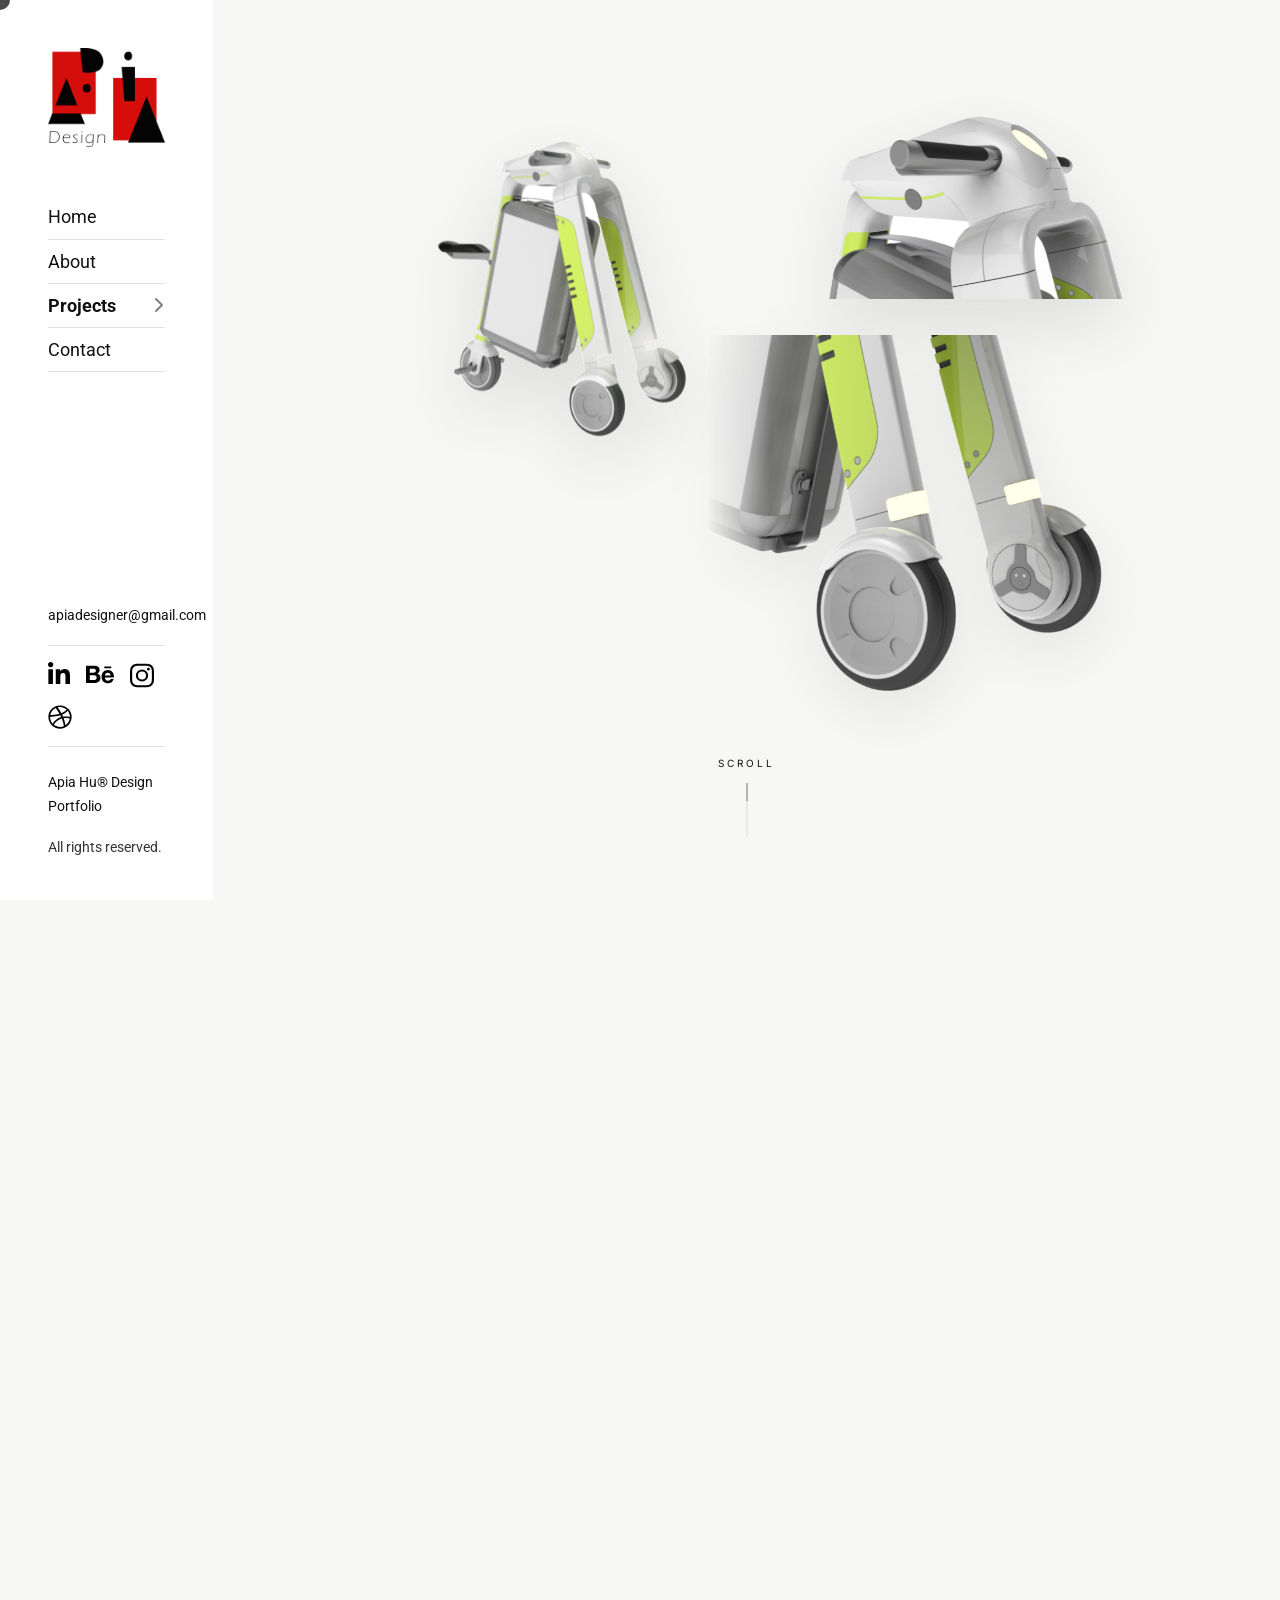
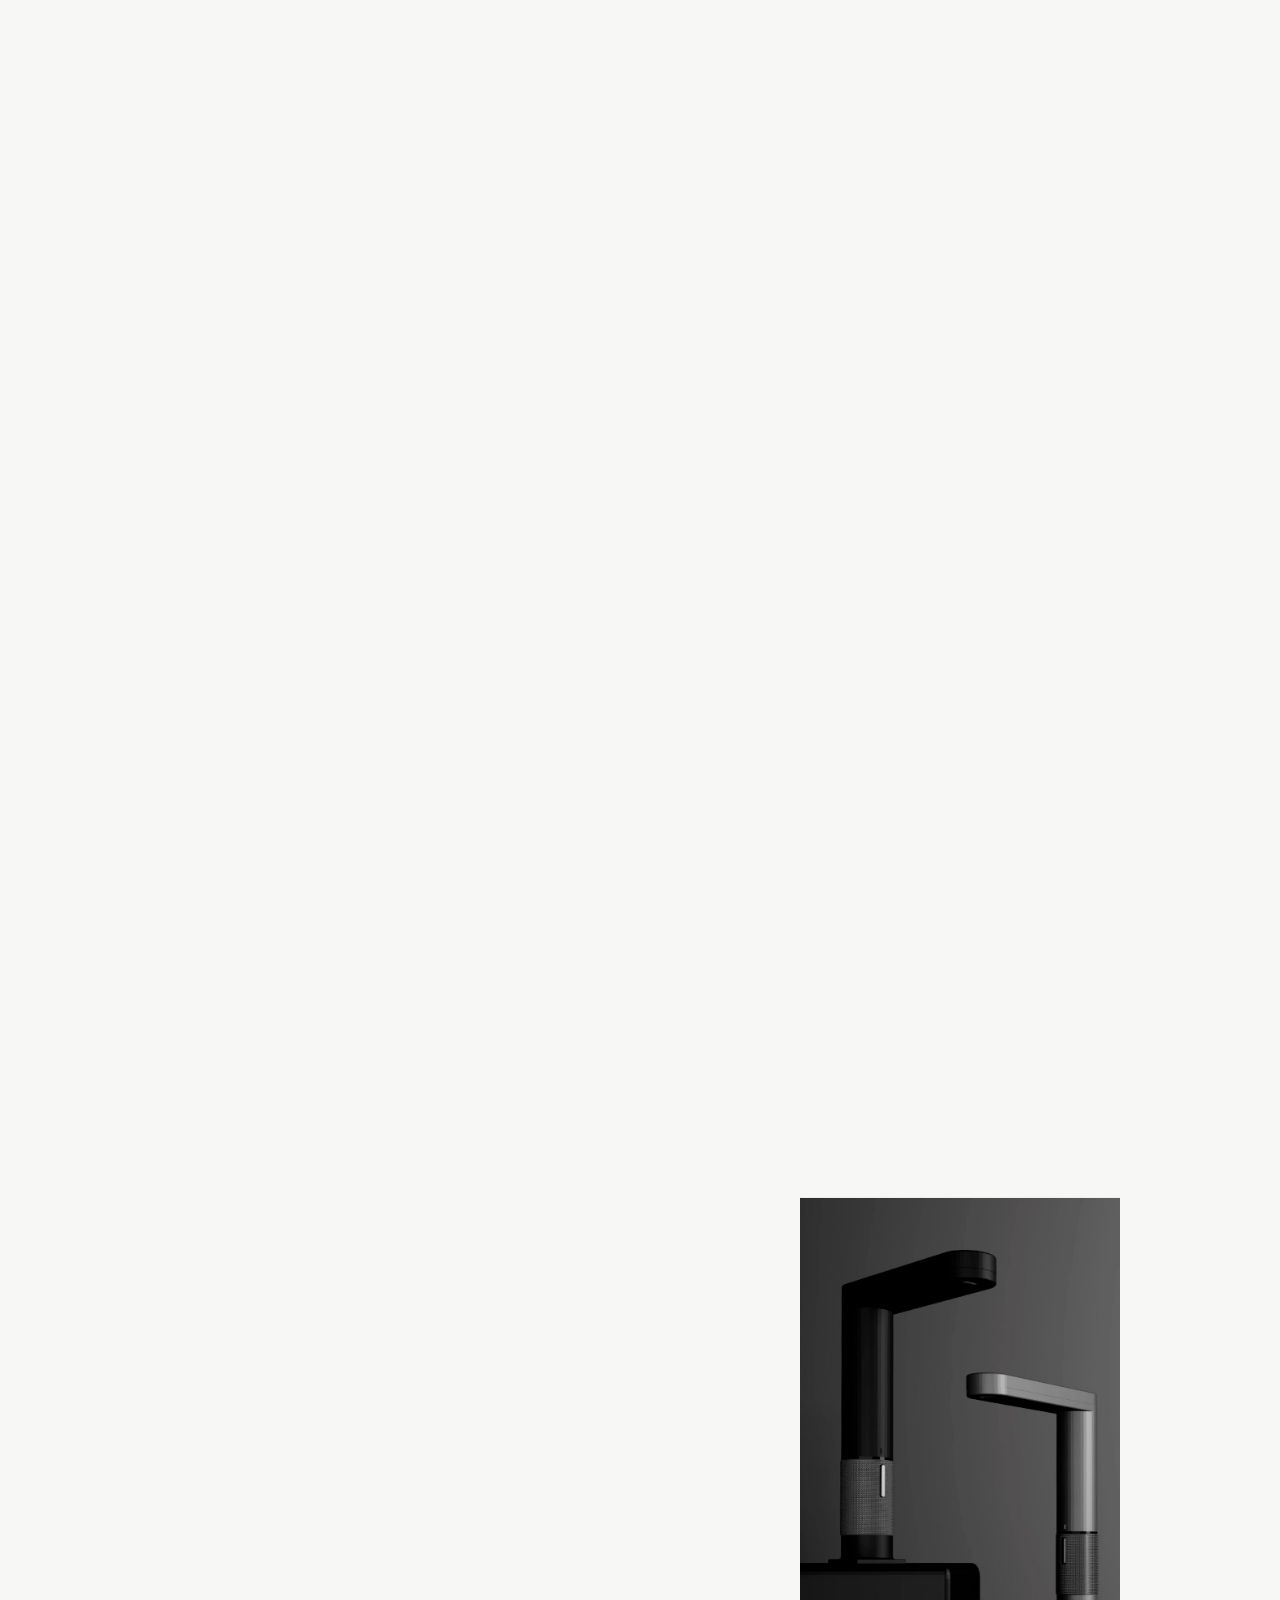
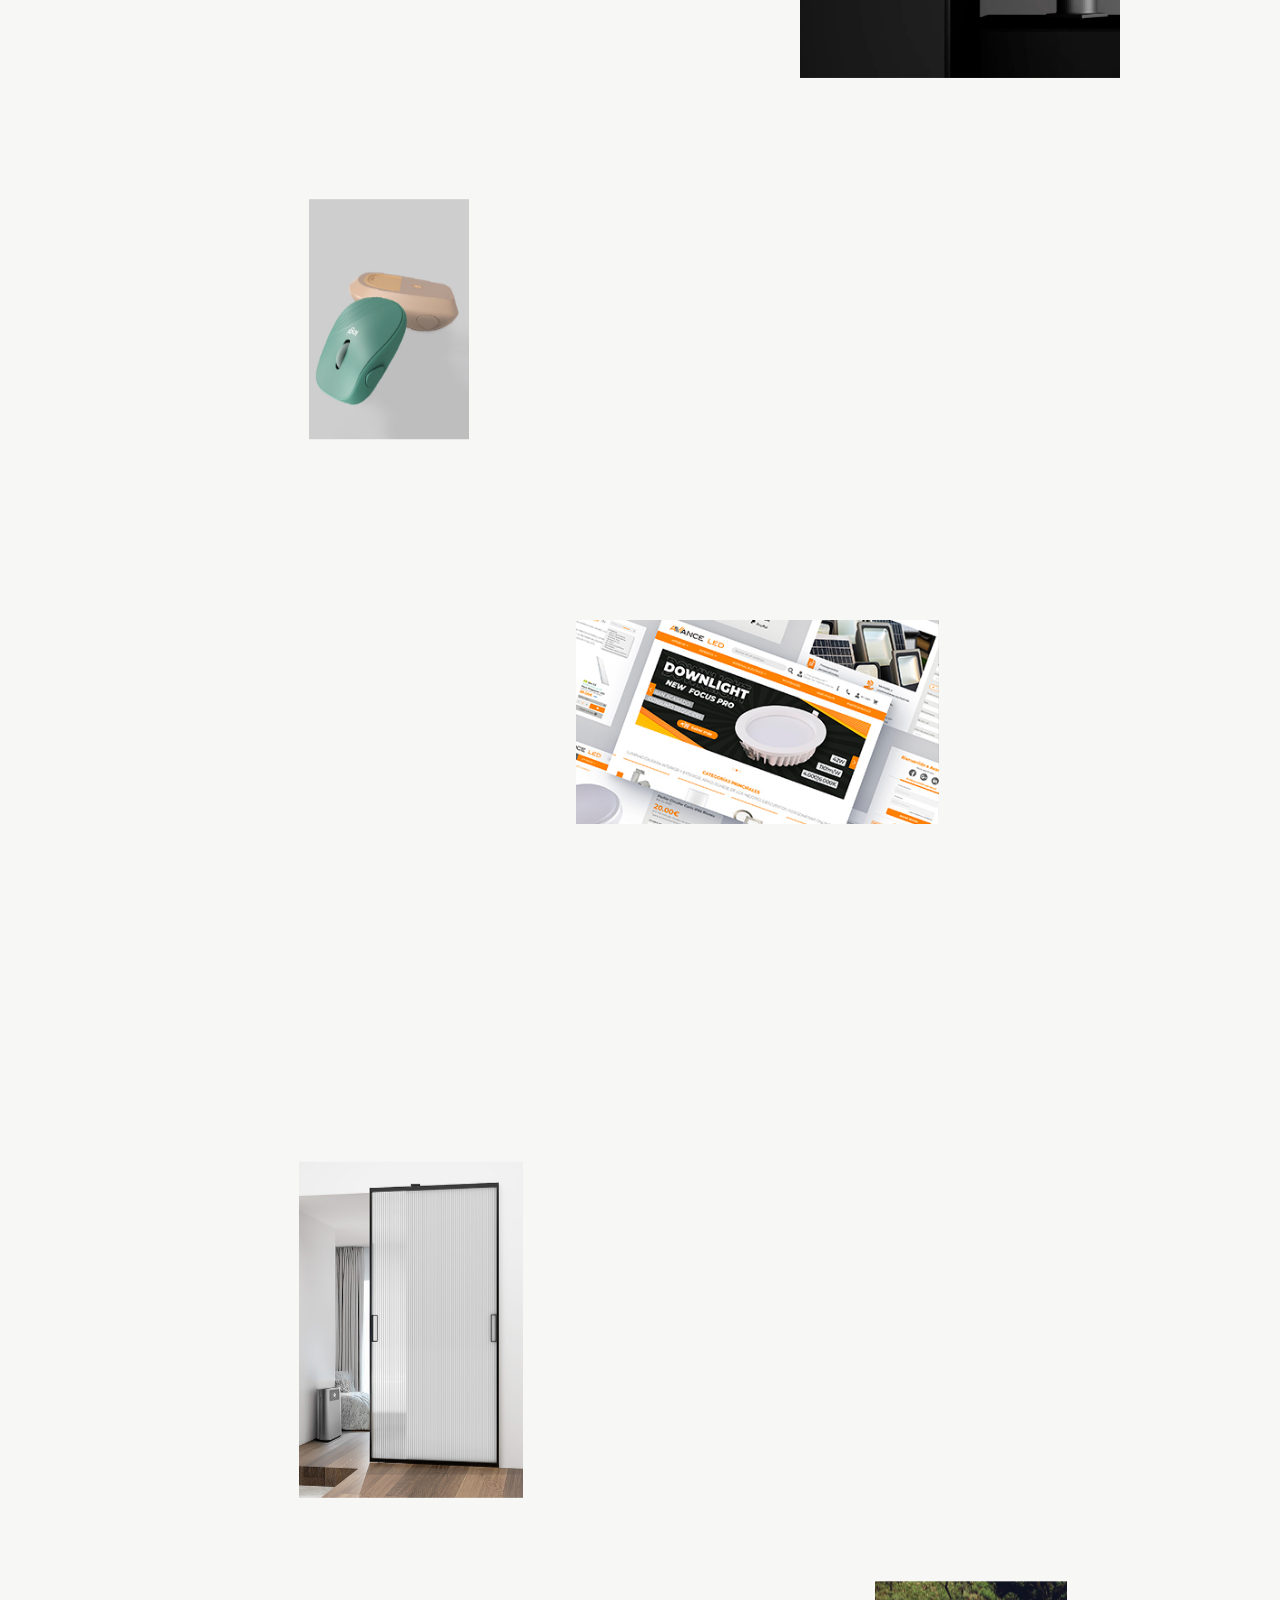
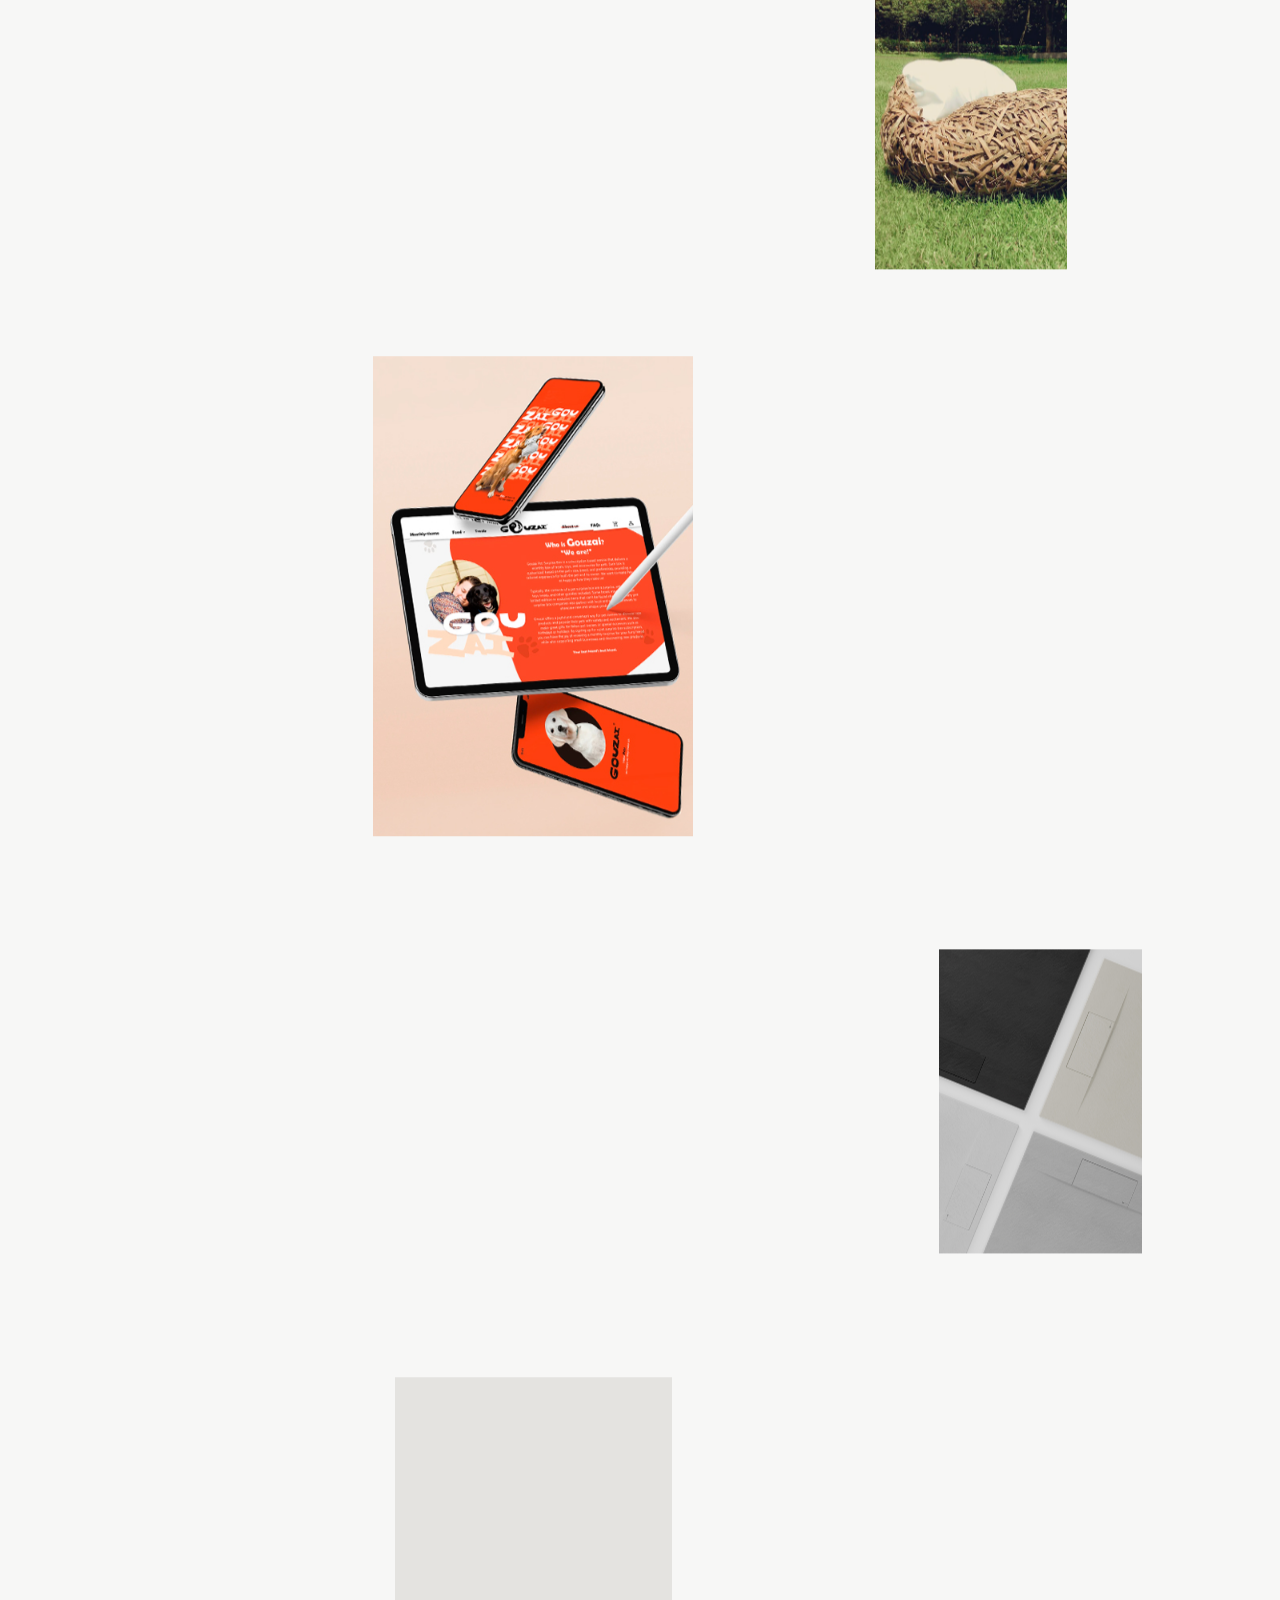
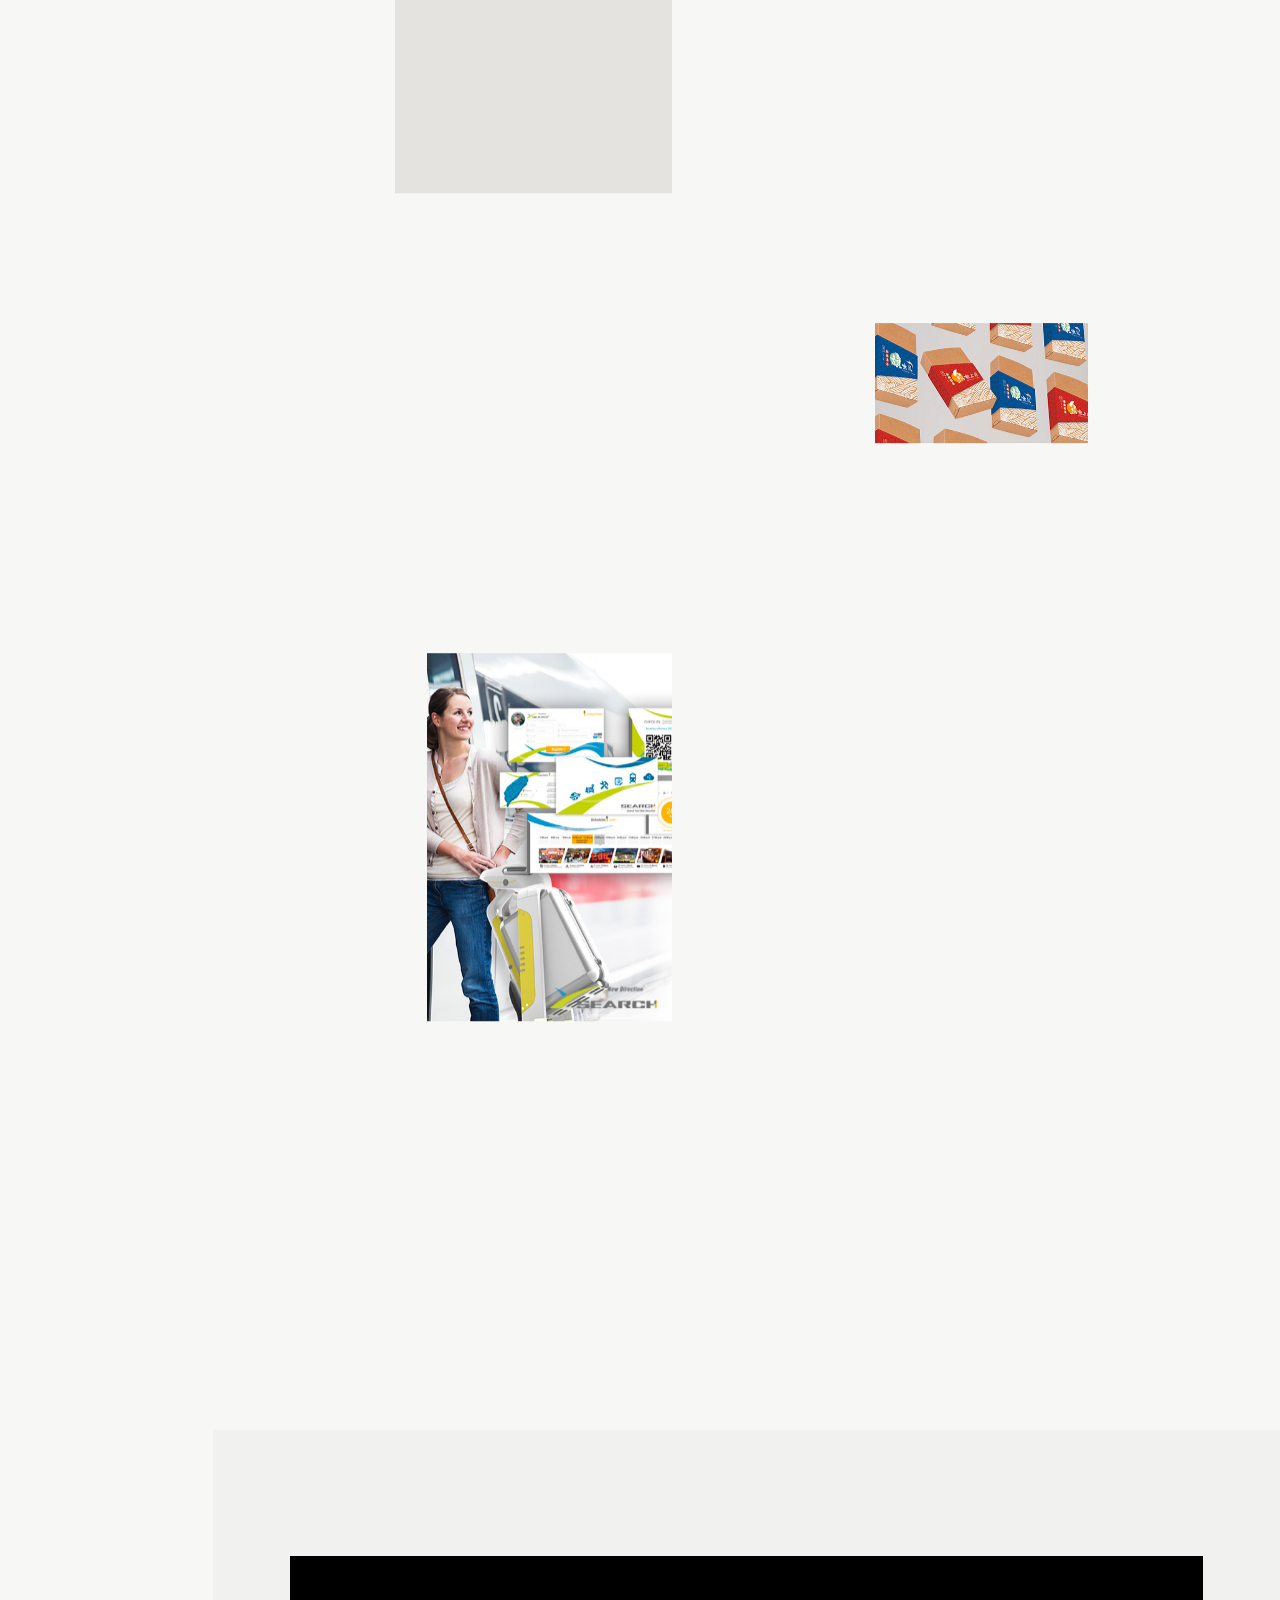
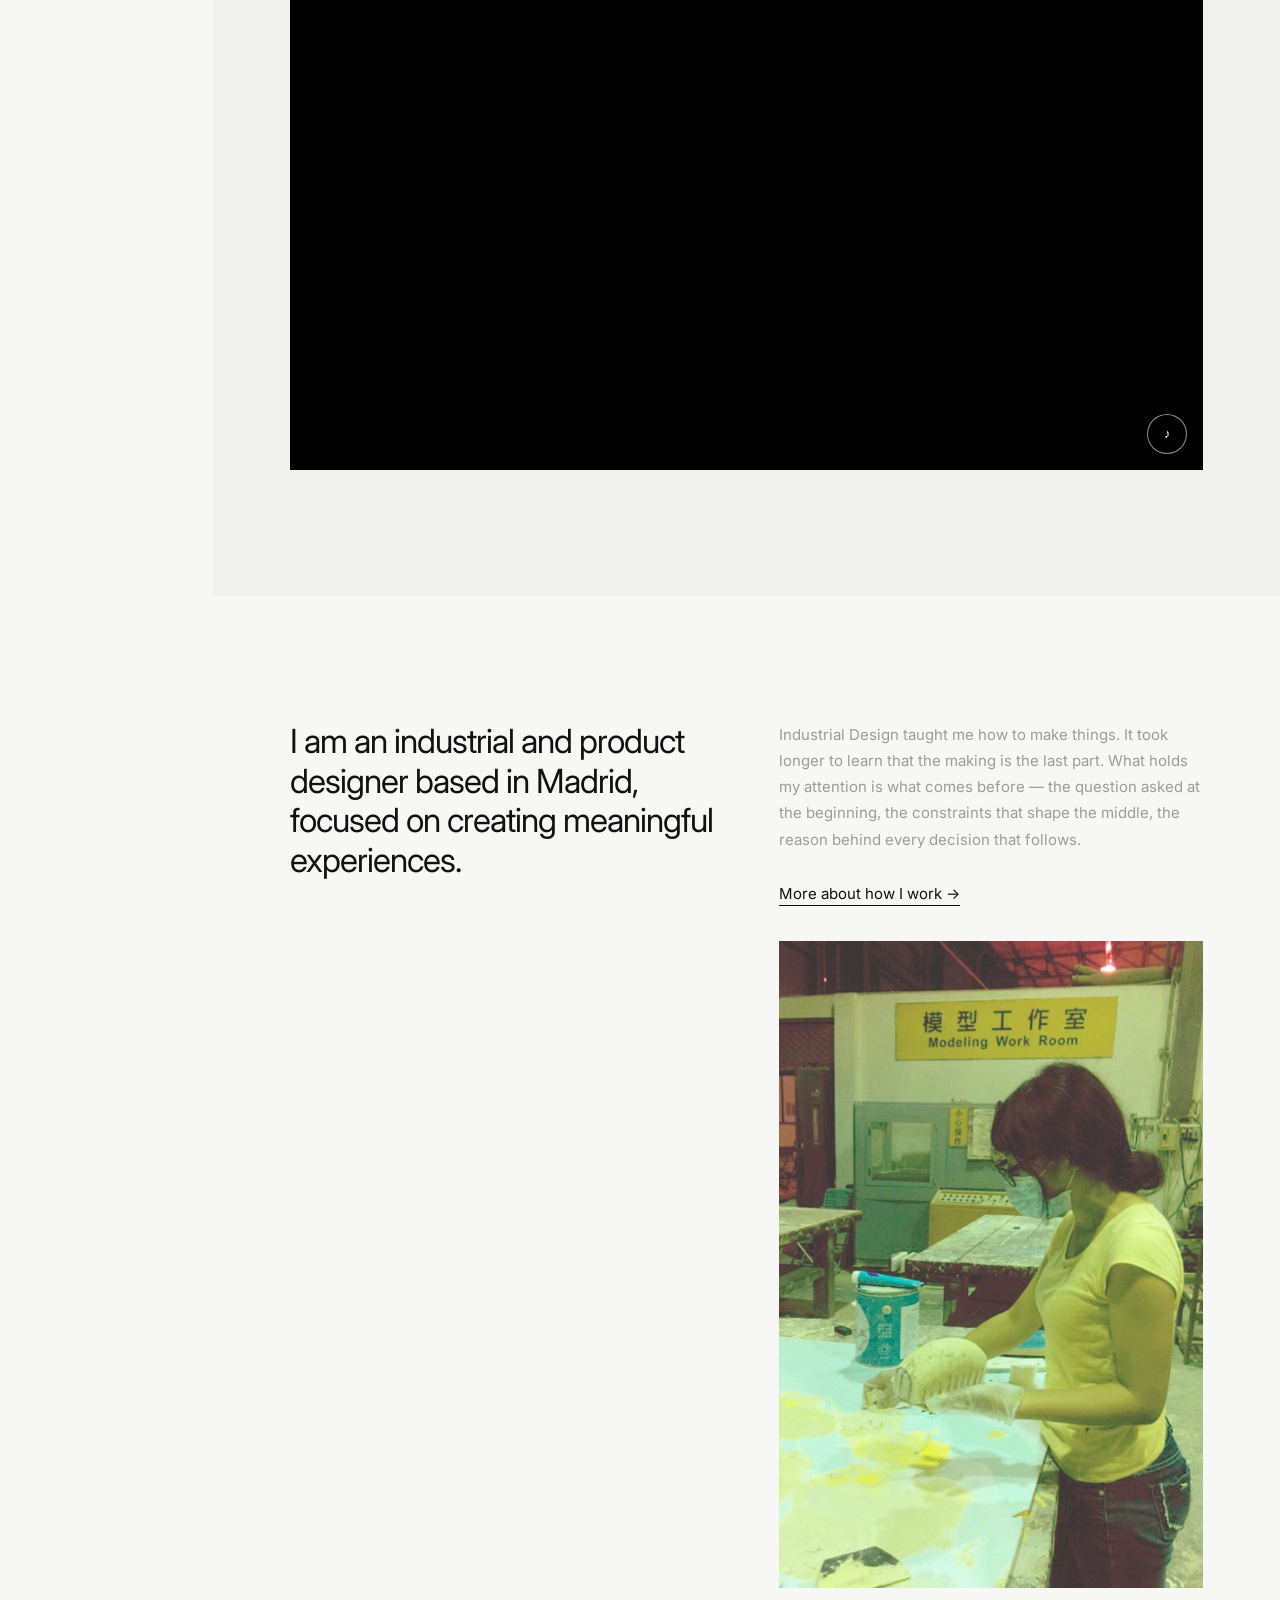
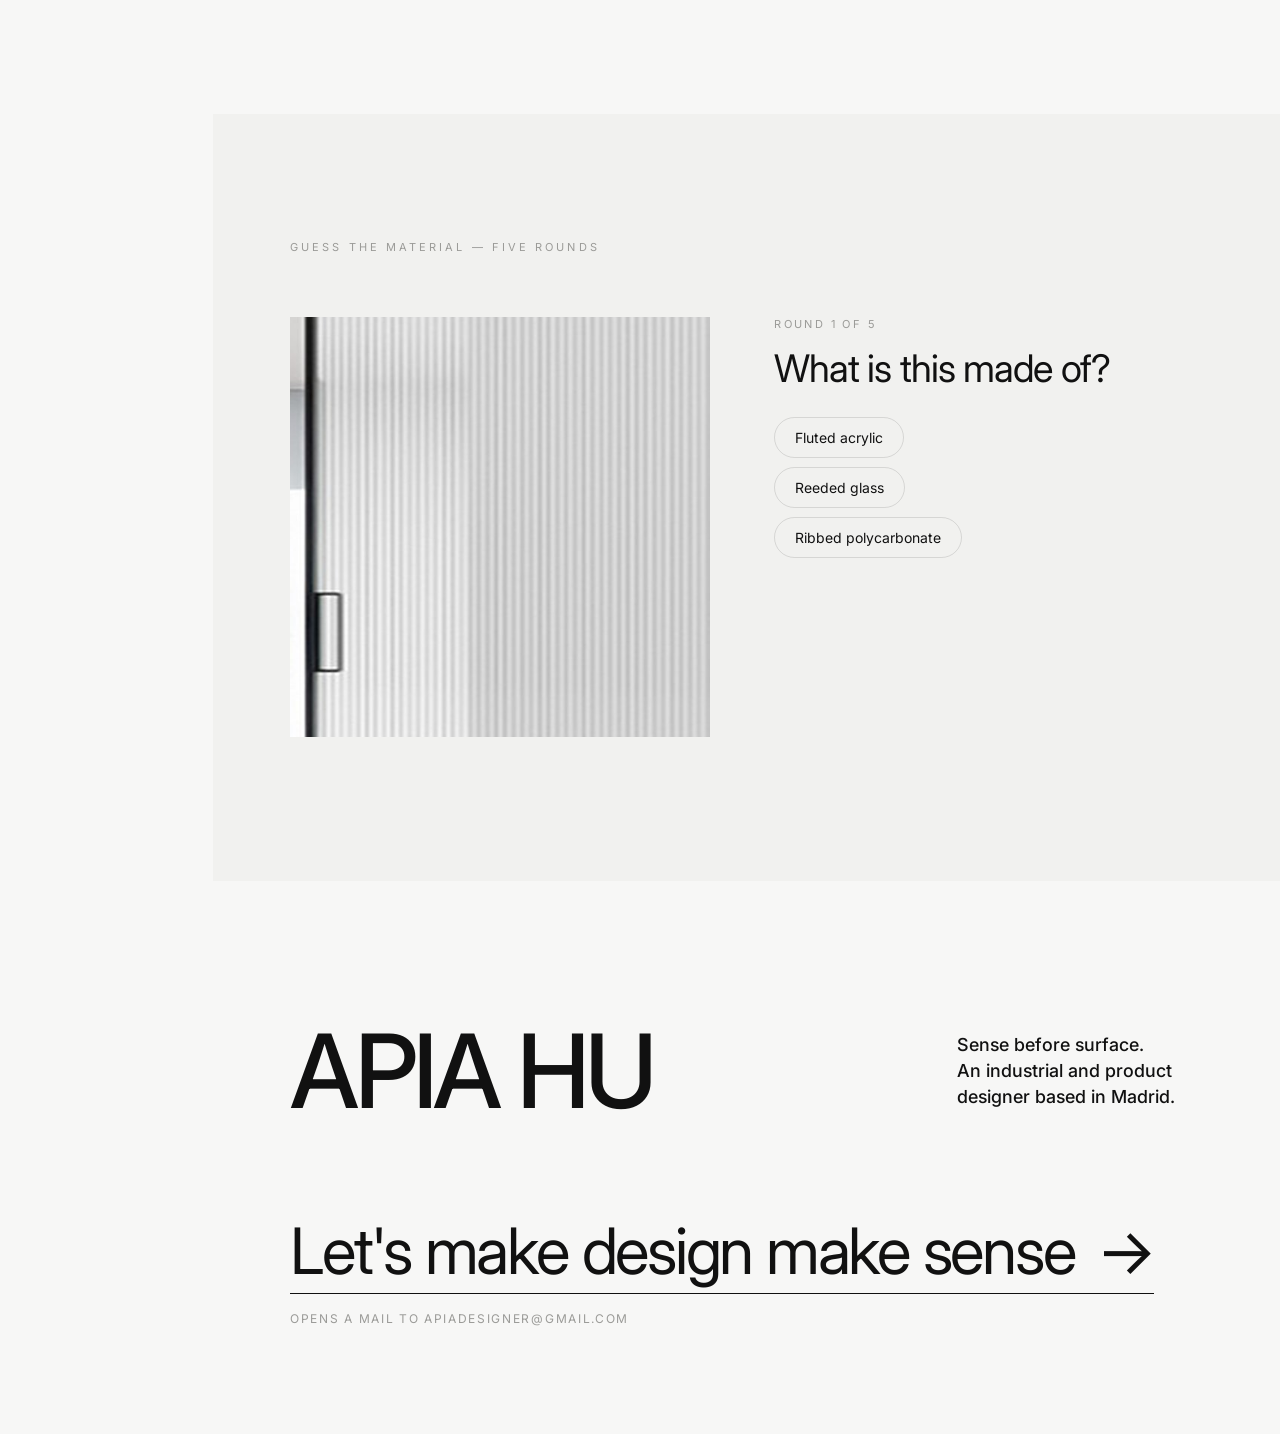
<file: index.html>
<!DOCTYPE html>
<html lang="en">

<head>
  <title>APIA HU — Industrial &amp; Product Design</title>
  <link rel="icon" type="image/x-icon" href="favicon.ico">
  <link rel="icon" type="image/png" sizes="32x32" href="images/favicon/favicon-32x32.png">
  <link rel="icon" type="image/png" sizes="16x16" href="images/favicon/favicon-16x16.png">
  <link rel="apple-touch-icon" sizes="180x180" href="images/favicon/apple-touch-icon.png">
  <script>
    // Runs before the overlay is even parsed, so repeat visits within this
    // browser tab skip straight to the page with no animation flash.
    (function () {
      try {
        if (sessionStorage.getItem('introPlayed') === '1') {
          document.documentElement.classList.add('intro-seen');
        }
      } catch (e) { /* private mode / storage blocked: intro will just play again */ }
    })();
  </script>
  <script>
    // Runs before first paint: if arriving from a project-link click,
    // add the class that instantly covers the page in red (see
    // html.pt-incoming in style.css) so there's no flash of raw
    // content before js/page-transition.js reveals through it.
    (function () {
      try {
        if (sessionStorage.getItem('ptOrigin')) {
          document.documentElement.classList.add('pt-incoming');
        }
      } catch (e) { /* private mode / storage blocked: no incoming transition */ }
    })();
  </script>
  <meta charset="utf-8">
  <meta http-equiv="X-UA-Compatible" content="IE=edge">
  <meta name="viewport" content="width=device-width, initial-scale=1.0, viewport-fit=cover">
  <meta name="format-detection" content="telephone=no">
  <meta name="apple-mobile-web-app-capable" content="yes">
  <meta name="author" content="">
  <meta name="keywords" content="">
  <meta name="description" content="Apia Hu — industrial and product designer based in Madrid. Sense before surface.">
  <link rel="stylesheet" type="text/css" href="css/vendor.css">
  <link href="https://cdn.jsdelivr.net/npm/bootstrap@5.3.1/dist/css/bootstrap.min.css" rel="stylesheet"
    integrity="sha384-4bw+/aepP/YC94hEpVNVgiZdgIC5+VKNBQNGCHeKRQN+PtmoHDEXuppvnDJzQIu9" crossorigin="anonymous">
  <link rel="stylesheet" type="text/css" href="style.css">
  <link rel="stylesheet" type="text/css" href="css/intro.css">

  <link rel="preconnect" href="https://fonts.googleapis.com">
  <link rel="preconnect" href="https://fonts.gstatic.com" crossorigin>
  <link href="https://fonts.googleapis.com/css2?family=Roboto:wght@100;300;400;700;900&display=swap" rel="stylesheet">
  <link href="https://fonts.googleapis.com/css2?family=Inter:wght@300;400;500;600;700&display=swap" rel="stylesheet">
<style>
/* ============================================================
   TOKENS
   ============================================================ */
:root{
  --bg:#f7f7f6;
  --bg-alt:#f1f1ef;
  --ink:#111;
  --ink-soft:#9b9b98;
  --ghost:#e9e9e7;
  --gray:#c5c5c2;              /* ONE tone for both backdrop pieces */
  --line:rgba(17,17,17,.12);
  --card:#e4e3e0;
  --side:16.6667%;   /* sidebar width = your col-lg-2 */
  --ff:"Inter",-apple-system,BlinkMacSystemFont,"Segoe UI",Roboto,sans-serif;
  box-sizing:border-box;
  padding-top:env(safe-area-inset-top,0px);
  padding-bottom:env(safe-area-inset-bottom,0px);
}
/* This page stays light like the rest of the site (the draft followed the
   OS dark-mode setting, which would put dark content next to the white
   sidebar). Add data-theme="dark" on <html> to preview the dark palette. */
:root[data-theme="dark"]{
  --bg:#0e0e0e;--bg-alt:#141414;--ink:#f2f0ec;--ink-soft:#6e6c68;
  --ghost:#1b1b1b;--gray:#4e4c49;--line:rgba(242,240,236,.14);--card:#1d1d1d;
}

/* The new design's base styles are scoped to its own three wrappers, so
   the sidebar keeps your site's Roboto / link / reset rules untouched,
   and your site-wide heading, link and paragraph rules don't leak in. */
html{scroll-behavior:smooth;scroll-padding-top:env(safe-area-inset-top,0px)}
body{background:var(--bg);overflow-x:hidden;-webkit-font-smoothing:antialiased}
:is(.backdrop,.hero-front,.main){color:var(--ink);font-family:var(--ff);font-size:16px;line-height:normal}
:is(.backdrop,.hero-front,.main) *,
:is(.backdrop,.hero-front,.main) *::before,
:is(.backdrop,.hero-front,.main) *::after{box-sizing:border-box;margin:0;padding:0}
:is(.backdrop,.hero-front,.main) :is(h1,h2,h3,h4,h5,h6){font-family:inherit;color:inherit}
:is(.backdrop,.hero-front,.main) a{color:inherit;text-decoration:none}
:is(.backdrop,.hero-front,.main) img{max-width:100%;display:block}
:is(.backdrop,.hero-front,.main) ::selection{background:var(--ink);color:var(--bg)}

/* ============================================================
   FIXED BACKDROP  — stays put, images scroll over it
   ============================================================ */
.backdrop{
  position:fixed;top:0;left:var(--side);right:0;bottom:0;z-index:1;
  pointer-events:none;user-select:none;overflow:hidden;
  opacity:0;transition:opacity .8s ease;
  /* lifted so the pair sits level with the upper part of the wheel render */
  display:flex;align-items:center;justify-content:space-between;
  gap:4vw;padding:0 6vw 26vh 6vw;
}
.backdrop.show{opacity:1}
/* raised only while the text crosses the hero artwork */
.backdrop.front{z-index:6}
/* at the very top both the wordmark and the copy are black; they ease to
   gray as soon as you scroll into the project canvas */
.wordmark,.backdrop-copy{transition:color .75s cubic-bezier(.2,.8,.2,1);will-change:transform}
.backdrop.at-top .wordmark,
.backdrop.at-top .backdrop-copy{color:var(--ink)}
.wordmark{
  white-space:nowrap;flex:none;align-self:center;margin-top:2vh;
  font-size:clamp(44px,8vw,140px);font-weight:500;line-height:.9;
  letter-spacing:-.045em;color:var(--gray);
}
.backdrop-copy{
  width:min(27%,330px);flex:none;align-self:center;
  font-size:clamp(14px,1.4vw,20px);line-height:1.45;font-weight:500;color:var(--gray);
}
@media(max-width:991px){
  /* no room for the two side by side, so they stack:
     wordmark, then the line directly beneath it */
  /* stacked, but centred in the viewport like the desktop pair — they
     still ride in from the left and the right and meet in the middle */
  .backdrop{left:0;padding:0 5vw calc(12vh + env(safe-area-inset-bottom,0px));
    flex-direction:column;align-items:flex-start;justify-content:center;gap:16px}
  .wordmark{align-self:flex-start;margin-top:0;font-size:clamp(38px,12vw,90px)}
  .backdrop-copy{display:block;align-self:flex-end;text-align:right;
    width:min(100%,30ch);font-size:clamp(13px,3.6vw,17px);line-height:1.4}
}

/* ============================================================
   CONTENT COLUMN
   ============================================================ */
.main{position:relative;z-index:5;margin-left:var(--side)}
@media(max-width:991px){.main{margin-left:0}}

/* ---- FULL-WIDTH LOHO HERO: black APIA HU, cutout overlapping it ---- */
/* the hero is a tall scroll track; its stage is pinned, so the page holds
   still while APIA HU and the line travel in to meet in the middle. */
.hero{position:relative;width:100%;height:300svh;background:transparent}
.hero-inner{position:sticky;top:0;height:100svh;display:grid;place-items:center;
  overflow:hidden}
.hero-inner{will-change:opacity,transform}
.scroll-hint{position:absolute;left:50%;bottom:7vh;transform:translateX(-50%);
  display:flex;flex-direction:column;align-items:center;gap:14px;
  pointer-events:none;z-index:2;color:var(--ink)}
.scroll-hint span{display:block;font-size:10px;letter-spacing:.3em;text-transform:uppercase}
.scroll-hint .rail{display:block;position:relative;width:1px;height:54px;
  background:var(--line);overflow:hidden}
.scroll-hint .rail::after{content:'';position:absolute;left:0;top:0;width:1px;height:18px;
  background:var(--ink);animation:railRun 2.1s cubic-bezier(.65,0,.35,1) infinite}
@keyframes railRun{
  0%{transform:translateY(-20px);opacity:0}
  25%{opacity:1}
  75%{opacity:1}
  100%{transform:translateY(54px);opacity:0}
}
@media (prefers-reduced-motion:reduce){.scroll-hint .rail::after{animation:none;opacity:.6}}
@media(max-width:991px){.scroll-hint{bottom:5vh}.scroll-hint .rail{height:40px}}

.hero-front{position:fixed;top:0;left:var(--side);right:0;height:100svh;z-index:7;
  display:grid;place-items:center;pointer-events:none;overflow:hidden}
@media(max-width:991px){.hero-front{left:0}}

/* hero: three SEARCH renders as depth layers.
   each is a cutout with a real alpha channel, so they overlap cleanly on
   any ground and carry their own soft shadow. */
.hero-stack{position:relative;z-index:3;width:min(96%,1420px);aspect-ratio:16/9;
  transform-style:preserve-3d}
.hero-layer{position:absolute;will-change:transform;
  opacity:0;animation:heroIn 1.1s cubic-bezier(.19,1,.22,1) forwards;
  filter:drop-shadow(0 26px 34px rgba(0,0,0,.10))}
.hl-wheel{filter:drop-shadow(0 22px 30px rgba(0,0,0,.07))}
.hero-layer img{width:100%;height:auto;display:block}
/* the wheel render is a crop; only its left edge sits against the layers
   behind it, so that one is feathered and the top is left as-is */
.hl-wheel img{
  -webkit-mask-image:linear-gradient(to right,transparent 0,#000 8%);
          mask-image:linear-gradient(to right,transparent 0,#000 8%);
}
.hl-full {left:2%; top:-10%; width:76%; animation-delay:.15s}
.hl-bar  {left:58%;top:-10%; width:42%; animation-delay:.35s}
.hl-wheel{left:46%;top:30%; width:78%; animation-delay:.55s}
@keyframes heroIn{to{opacity:1}}
.hero-layer .inner{display:block;animation:hoverDrift 9s ease-in-out infinite}
.hl-bar   .inner{animation-duration:11s;animation-delay:-3s}
.hl-wheel .inner{animation-duration:13s;animation-delay:-6s}
@keyframes hoverDrift{0%,100%{transform:translateY(-8px)}50%{transform:translateY(8px)}}
@media(max-width:991px){
  .hero-stack{width:96%}
  .hl-full{left:0;top:-6%;width:84%} .hl-bar{left:54%;top:-6%;width:48%}
  .hl-wheel{left:34%;top:36%;width:88%}
}
@media (prefers-reduced-motion:reduce){.hero-layer .inner{animation:none}}


/* ---- SCATTERED CANVAS (widths are % of the content column) ---- */
.canvas{position:relative;height:570vh;overflow:hidden}
.float{position:absolute;display:block;will-change:transform}
.float .frame{position:relative;overflow:hidden;background:var(--card)}
.float img,.float video{width:100%;height:100%;object-fit:cover;display:block;
  transition:transform .45s cubic-bezier(.2,.8,.2,1)}
.float:hover img,.float:hover video{transform:scale(1.04)}
.float .cap{position:absolute;left:0;top:calc(100% + 12px);display:flex;flex-direction:column;gap:3px;
  opacity:0;transform:translateY(6px);transition:.45s cubic-bezier(.2,.8,.2,1);white-space:nowrap}
.float:hover .cap{opacity:1;transform:none}
/* ---- hover pair (Desliz, Logitech, LAOSAN) ----
   hovered image washes to 50% white; its partner shot reveals on the
   opposite side of the column. .peer is inert — no hover, no caption. */
.pair .frame::after{content:'';position:absolute;inset:0;z-index:2;pointer-events:none;
  background:#fff;opacity:0;transition:opacity .16s linear}
.pair:hover .frame::after{opacity:.3}
.peer{position:absolute;z-index:4;pointer-events:none;will-change:transform}
.peer .frame{position:relative;overflow:hidden;background:#000;
  box-shadow:0 20px 50px rgba(0,0,0,.18);
  opacity:0;clip-path:inset(0 0 22% 0);
  transition:opacity .14s linear,clip-path .22s cubic-bezier(.2,.9,.25,1)}
.peer img,.peer video{width:100%;height:100%;object-fit:cover;display:block}
.pair:hover + .peer .frame{opacity:1;clip-path:inset(0 0 0 0)}
.p1{left:10%;top:4%;  width:40%} .p1 .frame{aspect-ratio:16/9}
.p2{left:46%;top:11%; width:37%} .p2 .frame{aspect-ratio:3/2}
.p3{left:2%; top:26%; width:31%} .p3 .frame{aspect-ratio:4/3}
.p6{left:50%;top:50%; width:38%} .p6 .frame{aspect-ratio:3/2}
.p7{left:14%;top:58%; width:36%} .p7 .frame{aspect-ratio:16/9}
.p4{left:42%;top:27%; width:38%} .p4 .frame{aspect-ratio:7/8}
.p9{left:6%; top:73%; width:46%} .p9 .frame{aspect-ratio:4/3}
.p11{left:4%; top:36%; width:50%} .p11 .frame{aspect-ratio:16/9}
.p10{left:40%;top:82%; width:52%} .p10 .frame{aspect-ratio:3/2}
.p8{left:44%;top:66%; width:50%} .p8 .frame{aspect-ratio:2/1}
/* while a pair is open the other projects recede, so the two shots read
   as one piece instead of colliding with whatever sits behind them */
.float,.wordmark,.backdrop-copy{transition:opacity .18s linear,
  color .75s cubic-bezier(.2,.8,.2,1)}
.canvas:has(.pair:hover) .float:not(:hover){opacity:.12}
body:has(.pair:hover) .wordmark,
body:has(.pair:hover) .backdrop-copy{opacity:.35}
@media(max-width:991px){.peer{display:none}}
.float .cap b{font-size:15px;font-weight:500;letter-spacing:-.015em;order:2}
.float .cap i{font-size:10px;font-style:normal;letter-spacing:.18em;text-transform:uppercase;
  color:var(--ink-soft);order:1}

/* composition: left / top / width. Aspect ratios match the real source files. */
.f1{left:55%;top:2%; width:30%} .f1 .frame{aspect-ratio:2/3}
.f2{left:9%;top:13%; width:15%} .f2 .frame{aspect-ratio:2/3}
.f3{left:34%;top:22%; width:34%} .f3 .frame{aspect-ratio:16/9}
.f4{left:8%;top:32%; width:21%} .f4 .frame{aspect-ratio:2/3}
.f6{left:15%;top:48%; width:30%} .f6 .frame{aspect-ratio:2/3}
.f7{left:68%;top:59%; width:19%} .f7 .frame{aspect-ratio:2/3}
.f8{left:17%;top:68%; width:26%} .f8 .frame{aspect-ratio:2/3}
.f9{left:62%;top:78%; width:20%} .f9 .frame{aspect-ratio:16/9}
.f10{left:20%;top:85%; width:23%} .f10 .frame{aspect-ratio:2/3}
.f11{left:62%;top:40%; width:18%} .f11 .frame{aspect-ratio:2/3}

@media(max-width:991px){
  .canvas{height:auto;padding:12vh 20px;display:flex;flex-direction:column;gap:9vh}
  .float{position:relative!important;left:auto!important;top:auto!important;
    width:88%!important;transform:none!important}
  .float{align-self:center}
  .float .cap{position:relative;top:auto;opacity:1;transform:none;margin-top:12px;white-space:normal}
}

/* ============================================================
   CONTACT FORM
   ============================================================ */
.pills{display:flex;flex-wrap:wrap;gap:9px}
.pill{font:inherit;font-size:14px;color:var(--ink);background:transparent;
  border:1px solid var(--line);border-radius:100px;padding:11px 20px;
  transition:border-color .25s,background .25s,color .25s}
.pill:hover{border-color:var(--ink)}
.pill.is-on{background:var(--ink);border-color:var(--ink);color:var(--bg)}
/* site cursor rule: real buttons turn red on hover instead of getting the
   "Open" circle. Answered pills are disabled so they don't flash red. */
.pill:hover{background:#d50d0b!important;border-color:#d50d0b!important;color:#fff!important}
.pill:disabled{pointer-events:none}
.game-actions button:hover{background:none!important;border-color:#d50d0b!important;color:#d50d0b!important}

/* ============================================================
   BRIEF BUILDER  (replaces the duplicate contact form)
   ============================================================ */
.brief-label{margin-bottom:6vh;font-size:11px;letter-spacing:.28em;text-transform:uppercase;
  color:var(--ink-soft);margin-bottom:7vh}
.brief-line{font-size:clamp(26px,4.4vw,58px);font-weight:400;letter-spacing:-.035em;
  line-height:1.22;max-width:19ch;margin-bottom:9vh}
.slot{position:relative;white-space:nowrap;transition:color .3s}
.slot.empty{color:var(--ink-soft);border-bottom:1px solid var(--line)}
.slot.filled{color:var(--ink)}
.slot .swap{display:inline-block;animation:slotIn .4s cubic-bezier(.2,.9,.25,1)}
@keyframes slotIn{from{opacity:0;transform:translateY(.22em)}to{opacity:1;transform:none}}
.brief-rows{display:grid;gap:34px;max-width:860px}
.brief-row>span{display:block;font-size:11px;letter-spacing:.2em;text-transform:uppercase;
  color:var(--ink-soft);margin-bottom:13px}
.brief-row .pills{display:flex;flex-wrap:wrap;gap:9px}
.brief-out{margin-top:8vh;min-height:92px}
.brief-go{display:inline-flex;align-items:baseline;gap:14px;
  font-size:clamp(20px,2.7vw,30px);letter-spacing:-.03em;color:var(--ink);
  border-bottom:1px solid var(--ink);padding-bottom:4px;
  opacity:0;transform:translateY(10px);pointer-events:none;
  transition:opacity .4s,transform .5s cubic-bezier(.2,.8,.2,1)}
.brief-go.on{opacity:1;transform:none;pointer-events:auto}
.brief-note{margin-top:22px;font-size:13px;line-height:1.6;color:var(--ink-soft);max-width:38ch}
.brief-note a{color:var(--ink);border-bottom:1px solid var(--line)}
.brief-reset{display:inline-block;margin-left:18px;font-size:12px;color:var(--ink-soft);
  border-bottom:1px solid var(--line);background:none;border-top:0;border-left:0;border-right:0;
  font-family:inherit;opacity:0;transition:opacity .4s}
.brief-reset.on{opacity:1}

/* ---- experiment switch + material game ---- */
.game{display:grid;grid-template-columns:minmax(0,420px) 1fr;gap:clamp(26px,5vw,64px);
  align-items:start;max-width:980px}
.game-shot{position:relative;aspect-ratio:1;overflow:hidden;background:var(--card)}
.game-shot img{width:100%;height:100%;object-fit:cover;display:block;
  animation:matIn .5s cubic-bezier(.2,.9,.25,1)}
@keyframes matIn{from{opacity:0;transform:scale(1.04)}to{opacity:1;transform:none}}
.game-count{font-size:11px;letter-spacing:.22em;text-transform:uppercase;
  color:var(--ink-soft);margin-bottom:16px}
.game-q{font-size:clamp(22px,3vw,38px);font-weight:400;letter-spacing:-.03em;
  line-height:1.15;margin-bottom:26px}
.game-opts{display:flex;flex-direction:column;align-items:flex-start;gap:9px}
.game-opts .pill{text-align:left}
.pill.right{background:var(--ink);border-color:var(--ink);color:var(--bg)}
.pill.wrong{opacity:.32;text-decoration:line-through}
.game-reveal{margin-top:26px;opacity:0;transform:translateY(8px);
  transition:opacity .4s,transform .5s cubic-bezier(.2,.8,.2,1)}
.game-reveal.on{opacity:1;transform:none}
.game-reveal .verdict{font-size:11px;letter-spacing:.22em;text-transform:uppercase;
  color:var(--ink-soft);margin-bottom:9px}
.game-reveal h4{font-size:19px;font-weight:600;letter-spacing:-.02em;margin-bottom:7px}
.game-reveal p{font-size:14px;line-height:1.65;color:var(--ink-soft);max-width:42ch}
.game-actions{display:flex;gap:22px;align-items:baseline;flex-wrap:wrap;margin-top:22px}
.game-actions a,.game-actions button{font:inherit;font-size:14px;color:var(--ink);
  background:none;border:0;border-bottom:1px solid var(--ink);padding:0 0 3px}
.game-end{max-width:46ch}
.game-end h3{font-size:clamp(22px,3vw,38px);font-weight:400;letter-spacing:-.03em;
  line-height:1.2;margin-bottom:18px}
.game-end p{font-size:15px;line-height:1.7;color:var(--ink-soft);margin-bottom:28px}
@media(max-width:780px){.game{grid-template-columns:1fr}}





/* ============================================================
   OUTRO — the same pair, now as real content at the foot
   ============================================================ */
.outro{position:relative;z-index:5;background:var(--bg);overflow-x:clip;
  padding:16vh 6vw calc(12vh + env(safe-area-inset-bottom,0px)) 6vw}
.outro-row{display:flex;align-items:center;justify-content:space-between;gap:4vw}
.outro-mark{white-space:nowrap;flex:none;color:var(--ink);
  font-size:clamp(44px,8vw,140px);font-weight:500;line-height:.9;letter-spacing:-.045em}
.outro-copy{width:min(27%,330px);flex:none;color:var(--ink);
  font-size:clamp(14px,1.4vw,20px);line-height:1.45;font-weight:500}
.outro-mark,.outro-copy{opacity:0;transform:translateX(var(--from,0));
  transition:opacity .9s cubic-bezier(.2,.8,.2,1),transform 1s cubic-bezier(.2,.8,.2,1)}
.outro-mark{--from:-14vw} .outro-copy{--from:14vw}
.outro.in .outro-mark,.outro.in .outro-copy{opacity:1;transform:none}
/* the CTA writes itself in, word by word, then the rule draws under it */
.outro-cta{display:inline-block;position:relative;margin-top:11vh;
  font-size:clamp(26px,5vw,66px);font-weight:400;letter-spacing:-.035em;
  line-height:1.1;color:var(--ink);transition:color .3s ease}
.outro-cta:hover{color:#d50d0b}
.outro-cta .w{display:inline-block;opacity:0;transform:translateY(.5em);
  transition:opacity .6s cubic-bezier(.19,1,.22,1),transform .7s cubic-bezier(.19,1,.22,1)}
.outro.in .outro-cta .w{opacity:1;transform:none}
.outro-cta .w:nth-child(1){transition-delay:.30s}
.outro-cta .w:nth-child(2){transition-delay:.38s}
.outro-cta .w:nth-child(3){transition-delay:.46s}
.outro-cta .w:nth-child(4){transition-delay:.54s}
.outro-cta .w:nth-child(5){transition-delay:.62s}
.outro-cta .arrow{display:inline-block;margin-left:.35em;font-style:normal;
  opacity:0;transform:translateX(-.3em);
  transition:opacity .5s ease .78s,transform .6s cubic-bezier(.2,.8,.2,1) .78s}
.outro.in .outro-cta .arrow{opacity:1;transform:none}
.outro-cta .rule{position:absolute;left:0;bottom:-.12em;height:1px;width:100%;
  background:currentColor;transform:scaleX(0);transform-origin:left;
  transition:transform .9s cubic-bezier(.76,0,.24,1) .62s}
.outro.in .outro-cta .rule{transform:scaleX(1)}
.outro-cta:hover .arrow{transform:translateX(.25em)}
.outro-cta:hover .rule{transform-origin:right;transform:scaleX(0);
  transition:transform .45s cubic-bezier(.76,0,.24,1)}
.outro-mail{margin-top:24px;font-size:12px;letter-spacing:.14em;
  text-transform:uppercase;color:var(--ink-soft);
  opacity:0;transition:opacity .6s ease 1.05s}
.outro.in .outro-mail{opacity:1}

@media(max-width:991px){
  .outro-row{flex-direction:column;align-items:flex-start;gap:16px}
  .outro{padding:14vh 5vw 12vh}
  .outro-cta{margin-top:8vh}
  .outro-mark{font-size:clamp(38px,12vw,90px)}
  .outro-copy{width:min(100%,30ch);align-self:flex-end;text-align:right;
    font-size:clamp(13px,3.6vw,17px);line-height:1.4}
}

/* ============================================================
   LOWER SECTIONS
   ============================================================ */
.statement{position:relative;z-index:5;padding:14vh 6vw;background:var(--bg-alt)}
.statement .reel{position:relative;width:100%;max-width:1400px;margin:0 auto;
  aspect-ratio:16/9;overflow:hidden;background:#000}
.statement video{width:100%;height:100%;object-fit:cover;display:block}
.statement .reel-mute{
  position:absolute;right:16px;bottom:16px;z-index:2;width:40px;height:40px;border-radius:50%;
  border:1px solid rgba(255,255,255,.55);background:rgba(0,0,0,.35);color:#fff;
  font-size:13px;line-height:1;display:flex;align-items:center;justify-content:center;
  backdrop-filter:blur(6px);transition:background .3s}
.statement .reel-mute:hover{background:rgba(0,0,0,.6)}

.about{position:relative;z-index:5;background:var(--bg);padding:14vh 6vw;
  display:grid;grid-template-columns:1fr 1fr;gap:clamp(30px,5vw,80px);align-items:start}
.about h2{font-size:clamp(21px,2.6vw,36px);font-weight:400;letter-spacing:-.03em;line-height:1.2}
.about .body{font-size:15px;line-height:1.75;color:var(--ink-soft);display:grid;gap:18px}
.about-cta{color:var(--ink);margin-top:10px}
.about-cta a{border-bottom:1px solid var(--ink);padding-bottom:2px;transition:opacity .3s}
.about-cta a:hover{opacity:.55}
.portrait{aspect-ratio:21/32;background:var(--card);overflow:hidden;margin-top:34px;position:relative}
/* without this the photo stops at its natural width and the card
   colour shows around it on wide screens */
.portrait img{width:100%;height:100%;object-fit:cover;object-position:center 30%}
.exp{margin-top:52px}
.exp-label{font-size:11px;letter-spacing:.22em;text-transform:uppercase;
  color:var(--ink-soft);margin-bottom:6px}
.award{padding:22px 0;border-top:1px solid var(--line)}
.award h5{font-size:clamp(17px,1.9vw,23px);font-weight:600;letter-spacing:-.02em;line-height:1.12}
.award p{margin-top:8px;font-size:13px;color:var(--ink-soft)}
.award .no{font-weight:600;color:var(--ink);margin-right:10px;letter-spacing:.04em}
@media(max-width:860px){.about{grid-template-columns:1fr}}

.contact{position:relative;z-index:5;padding:14vh 6vw 16vh;background:var(--bg-alt)}
.contact .big{font-size:clamp(22px,3.4vw,44px);font-weight:400;letter-spacing:-.03em;
  line-height:1.18;max-width:20ch;margin:0}

.ph{position:absolute;inset:0;display:flex;align-items:center;justify-content:center;
  background:var(--card);color:var(--ink-soft);font-size:10px;letter-spacing:.18em;
  text-transform:uppercase;text-align:center;padding:12px}
.rv{opacity:0;transform:translateY(24px);transition:opacity .9s cubic-bezier(.2,.8,.2,1),transform .9s cubic-bezier(.2,.8,.2,1)}
.rv.in{opacity:1;transform:none}
@media (prefers-reduced-motion:reduce){*{animation:none!important;transition:none!important}.rv{opacity:1;transform:none}}
</style>
  <noscript>
    <style>.intro-overlay { display: none !important; }</style>
  </noscript>
</head>

<body id="home-page" class="homepage post-template" data-bs-spy="scroll" data-bs-target="#header-nav" tabindex="0">
  <div class="intro-overlay" id="introOverlay" aria-hidden="true">
    <div class="intro-inner">
      <h1 class="intro-name">
        <span class="intro-letter" style="--i:1">A</span><span class="intro-letter" style="--i:2">P</span><span class="intro-letter" style="--i:3">I</span><span class="intro-letter" style="--i:4">A</span><span class="intro-gap"></span><span class="intro-letter" style="--i:5">H</span><span class="intro-letter" style="--i:6">U</span>
      </h1>
      <div class="intro-subtitle">
        <span class="intro-phrase intro-phrase-1">Industrial Designer</span>
        <span class="intro-phrase intro-phrase-2">Product Designer</span>
      </div>
    </div>
    <button type="button" class="intro-skip" id="introSkip">Skip intro</button>
  </div>

  <svg xmlns="http://www.w3.org/2000/svg" style="display: none;">
    <defs>
      <symbol xmlns="http://www.w3.org/2000/svg" id="calendar" viewBox="0 0 24 24">
        <g fill="none" stroke="currentColor" stroke-linecap="round" stroke-linejoin="round" stroke-width="2">
          <rect width="20" height="18" x="2" y="4" rx="4" />
          <path d="M8 2v4m8-4v4M2 10h20" />
        </g>
      </symbol>
      <symbol xmlns="http://www.w3.org/2000/svg" id="shopping-bag" viewBox="0 0 24 24">
        <g fill="none" stroke="currentColor" stroke-linecap="round" stroke-linejoin="round" stroke-width="2">
          <path
            d="M3.977 9.84A2 2 0 0 1 5.971 8h12.058a2 2 0 0 1 1.994 1.84l.803 10A2 2 0 0 1 18.833 22H5.167a2 2 0 0 1-1.993-2.16l.803-10Z" />
          <path d="M16 11V6a4 4 0 0 0-4-4v0a4 4 0 0 0-4 4v5" />
        </g>
      </symbol>
      <symbol xmlns="http://www.w3.org/2000/svg" id="gift" viewBox="0 0 24 24">
        <g fill="none" stroke="currentColor" stroke-linecap="round" stroke-linejoin="round" stroke-width="2">
          <rect width="18" height="14" x="3" y="8" rx="2" />
          <path d="M12 5a3 3 0 1 0-3 3m6 0a3 3 0 1 0-3-3m0 0v17m9-7H3" />
        </g>
      </symbol>
      <symbol xmlns="http://www.w3.org/2000/svg" id="arrow-cycle" viewBox="0 0 24 24">
        <g fill="none" stroke="currentColor" stroke-linecap="round" stroke-linejoin="round" stroke-width="2">
          <path
            d="M22 12c0 6-4.39 10-9.806 10C7.792 22 4.24 19.665 3 16m-1-4C2 6 6.39 2 11.806 2C16.209 2 19.76 4.335 21 8" />
          <path d="m7 17l-4-1l-1 4M17 7l4 1l1-4" />
        </g>
      </symbol>
      <symbol xmlns="http://www.w3.org/2000/svg" id="link" viewBox="0 0 24 24">
        <path fill="currentColor"
          d="M12 19a1 1 0 1 0-1-1a1 1 0 0 0 1 1Zm5 0a1 1 0 1 0-1-1a1 1 0 0 0 1 1Zm0-4a1 1 0 1 0-1-1a1 1 0 0 0 1 1Zm-5 0a1 1 0 1 0-1-1a1 1 0 0 0 1 1Zm7-12h-1V2a1 1 0 0 0-2 0v1H8V2a1 1 0 0 0-2 0v1H5a3 3 0 0 0-3 3v14a3 3 0 0 0 3 3h14a3 3 0 0 0 3-3V6a3 3 0 0 0-3-3Zm1 17a1 1 0 0 1-1 1H5a1 1 0 0 1-1-1v-9h16Zm0-11H4V6a1 1 0 0 1 1-1h1v1a1 1 0 0 0 2 0V5h8v1a1 1 0 0 0 2 0V5h1a1 1 0 0 1 1 1ZM7 15a1 1 0 1 0-1-1a1 1 0 0 0 1 1Zm0 4a1 1 0 1 0-1-1a1 1 0 0 0 1 1Z" />
      </symbol>
      <symbol xmlns="http://www.w3.org/2000/svg" id="arrow-left" viewBox="0 0 24 24">
        <path fill="currentColor"
          d="M17 11H9.41l3.3-3.29a1 1 0 1 0-1.42-1.42l-5 5a1 1 0 0 0-.21.33a1 1 0 0 0 0 .76a1 1 0 0 0 .21.33l5 5a1 1 0 0 0 1.42 0a1 1 0 0 0 0-1.42L9.41 13H17a1 1 0 0 0 0-2Z" />
      </symbol>
      <symbol xmlns="http://www.w3.org/2000/svg" id="arrow-right" viewBox="0 0 24 24">
        <path fill="currentColor"
          d="M17.92 11.62a1 1 0 0 0-.21-.33l-5-5a1 1 0 0 0-1.42 1.42l3.3 3.29H7a1 1 0 0 0 0 2h7.59l-3.3 3.29a1 1 0 0 0 0 1.42a1 1 0 0 0 1.42 0l5-5a1 1 0 0 0 .21-.33a1 1 0 0 0 0-.76Z" />
      </symbol>
      <symbol xmlns="http://www.w3.org/2000/svg" id="play" viewBox="0 0 24 24">
        <g fill="none" fill-rule="evenodd">
          <path
            d="M24 0v24H0V0h24ZM12.593 23.258l-.011.002l-.071.035l-.02.004l-.014-.004l-.071-.035c-.01-.004-.019-.001-.024.005l-.004.01l-.017.428l.005.02l.01.013l.104.074l.015.004l.012-.004l.104-.074l.012-.016l.004-.017l-.017-.427c-.002-.01-.009-.017-.017-.018Zm.265-.113l-.013.002l-.185.093l-.01.01l-.003.011l.018.43l.005.012l.008.007l.201.093c.012.004.023 0 .029-.008l.004-.014l-.034-.614c-.003-.012-.01-.02-.02-.022Zm-.715.002a.023.023 0 0 0-.027.006l-.006.014l-.034.614c0 .012.007.02.017.024l.015-.002l.201-.093l.01-.008l.004-.011l.017-.43l-.003-.012l-.01-.01l-.184-.092Z" />
          <path fill="currentColor"
            d="M5.669 4.76a1.469 1.469 0 0 1 2.04-1.177c1.062.454 3.442 1.533 6.462 3.276c3.021 1.744 5.146 3.267 6.069 3.958c.788.591.79 1.763.001 2.356c-.914.687-3.013 2.19-6.07 3.956c-3.06 1.766-5.412 2.832-6.464 3.28c-.906.387-1.92-.2-2.038-1.177c-.138-1.142-.396-3.735-.396-7.237c0-3.5.257-6.092.396-7.235Z" />
        </g>
      </symbol>
      <symbol xmlns="http://www.w3.org/2000/svg" id="category" viewBox="0 0 24 24">
        <path fill="currentColor"
          d="M19 5.5h-6.28l-.32-1a3 3 0 0 0-2.84-2H5a3 3 0 0 0-3 3v13a3 3 0 0 0 3 3h14a3 3 0 0 0 3-3v-10a3 3 0 0 0-3-3Zm1 13a1 1 0 0 1-1 1H5a1 1 0 0 1-1-1v-13a1 1 0 0 1 1-1h4.56a1 1 0 0 1 .95.68l.54 1.64a1 1 0 0 0 .95.68h7a1 1 0 0 1 1 1Z" />
      </symbol>
      <symbol xmlns="http://www.w3.org/2000/svg" id="calendar" viewBox="0 0 24 24">
        <path fill="currentColor"
          d="M19 4h-2V3a1 1 0 0 0-2 0v1H9V3a1 1 0 0 0-2 0v1H5a3 3 0 0 0-3 3v12a3 3 0 0 0 3 3h14a3 3 0 0 0 3-3V7a3 3 0 0 0-3-3Zm1 15a1 1 0 0 1-1 1H5a1 1 0 0 1-1-1v-7h16Zm0-9H4V7a1 1 0 0 1 1-1h2v1a1 1 0 0 0 2 0V6h6v1a1 1 0 0 0 2 0V6h2a1 1 0 0 1 1 1Z" />
      </symbol>
      <symbol xmlns="http://www.w3.org/2000/svg" id="heart" viewBox="0 0 24 24">
        <path fill="currentColor"
          d="M20.16 4.61A6.27 6.27 0 0 0 12 4a6.27 6.27 0 0 0-8.16 9.48l7.45 7.45a1 1 0 0 0 1.42 0l7.45-7.45a6.27 6.27 0 0 0 0-8.87Zm-1.41 7.46L12 18.81l-6.75-6.74a4.28 4.28 0 0 1 3-7.3a4.25 4.25 0 0 1 3 1.25a1 1 0 0 0 1.42 0a4.27 4.27 0 0 1 6 6.05Z" />
      </symbol>
      <symbol xmlns="http://www.w3.org/2000/svg" id="plus" viewBox="0 0 24 24">
        <path fill="currentColor"
          d="M19 11h-6V5a1 1 0 0 0-2 0v6H5a1 1 0 0 0 0 2h6v6a1 1 0 0 0 2 0v-6h6a1 1 0 0 0 0-2Z" />
      </symbol>
      <symbol xmlns="http://www.w3.org/2000/svg" id="minus" viewBox="0 0 24 24">
        <path fill="currentColor" d="M19 11H5a1 1 0 0 0 0 2h14a1 1 0 0 0 0-2Z" />
      </symbol>
      <symbol xmlns="http://www.w3.org/2000/svg" id="cart" viewBox="0 0 24 24">
        <path fill="currentColor"
          d="M8.5 19a1.5 1.5 0 1 0 1.5 1.5A1.5 1.5 0 0 0 8.5 19ZM19 16H7a1 1 0 0 1 0-2h8.491a3.013 3.013 0 0 0 2.885-2.176l1.585-5.55A1 1 0 0 0 19 5H6.74a3.007 3.007 0 0 0-2.82-2H3a1 1 0 0 0 0 2h.921a1.005 1.005 0 0 1 .962.725l.155.545v.005l1.641 5.742A3 3 0 0 0 7 18h12a1 1 0 0 0 0-2Zm-1.326-9l-1.22 4.274a1.005 1.005 0 0 1-.963.726H8.754l-.255-.892L7.326 7ZM16.5 19a1.5 1.5 0 1 0 1.5 1.5a1.5 1.5 0 0 0-1.5-1.5Z" />
      </symbol>
      <symbol xmlns="http://www.w3.org/2000/svg" id="check" viewBox="0 0 24 24">
        <path fill="currentColor"
          d="M18.71 7.21a1 1 0 0 0-1.42 0l-7.45 7.46l-3.13-3.14A1 1 0 1 0 5.29 13l3.84 3.84a1 1 0 0 0 1.42 0l8.16-8.16a1 1 0 0 0 0-1.47Z" />
      </symbol>
      <symbol xmlns="http://www.w3.org/2000/svg" id="trash" viewBox="0 0 24 24">
        <path fill="currentColor"
          d="M10 18a1 1 0 0 0 1-1v-6a1 1 0 0 0-2 0v6a1 1 0 0 0 1 1ZM20 6h-4V5a3 3 0 0 0-3-3h-2a3 3 0 0 0-3 3v1H4a1 1 0 0 0 0 2h1v11a3 3 0 0 0 3 3h8a3 3 0 0 0 3-3V8h1a1 1 0 0 0 0-2ZM10 5a1 1 0 0 1 1-1h2a1 1 0 0 1 1 1v1h-4Zm7 14a1 1 0 0 1-1 1H8a1 1 0 0 1-1-1V8h10Zm-3-1a1 1 0 0 0 1-1v-6a1 1 0 0 0-2 0v6a1 1 0 0 0 1 1Z" />
      </symbol>
      <symbol xmlns="http://www.w3.org/2000/svg" id="star-outline" viewBox="0 0 15 15">
        <path fill="none" stroke="currentColor" stroke-linecap="round" stroke-linejoin="round"
          d="M7.5 9.804L5.337 11l.413-2.533L4 6.674l2.418-.37L7.5 4l1.082 2.304l2.418.37l-1.75 1.793L9.663 11L7.5 9.804Z" />
      </symbol>
      <symbol xmlns="http://www.w3.org/2000/svg" id="star-solid" viewBox="0 0 15 15">
        <path fill="currentColor"
          d="M7.953 3.788a.5.5 0 0 0-.906 0L6.08 5.85l-2.154.33a.5.5 0 0 0-.283.843l1.574 1.613l-.373 2.284a.5.5 0 0 0 .736.518l1.92-1.063l1.921 1.063a.5.5 0 0 0 .736-.519l-.373-2.283l1.574-1.613a.5.5 0 0 0-.283-.844L8.921 5.85l-.968-2.062Z" />
      </symbol>
      <symbol xmlns="http://www.w3.org/2000/svg" id="search" viewBox="0 0 24 24">
        <path fill="currentColor"
          d="M21.71 20.29L18 16.61A9 9 0 1 0 16.61 18l3.68 3.68a1 1 0 0 0 1.42 0a1 1 0 0 0 0-1.39ZM11 18a7 7 0 1 1 7-7a7 7 0 0 1-7 7Z" />
      </symbol>
      <symbol xmlns="http://www.w3.org/2000/svg" id="user" viewBox="0 0 24 24">
        <path fill="currentColor"
          d="M15.71 12.71a6 6 0 1 0-7.42 0a10 10 0 0 0-6.22 8.18a1 1 0 0 0 2 .22a8 8 0 0 1 15.9 0a1 1 0 0 0 1 .89h.11a1 1 0 0 0 .88-1.1a10 10 0 0 0-6.25-8.19ZM12 12a4 4 0 1 1 4-4a4 4 0 0 1-4 4Z" />
      </symbol>
      <symbol xmlns="http://www.w3.org/2000/svg" id="close" viewBox="0 0 15 15">
        <path fill="currentColor"
          d="M7.953 3.788a.5.5 0 0 0-.906 0L6.08 5.85l-2.154.33a.5.5 0 0 0-.283.843l1.574 1.613l-.373 2.284a.5.5 0 0 0 .736.518l1.92-1.063l1.921 1.063a.5.5 0 0 0 .736-.519l-.373-2.283l1.574-1.613a.5.5 0 0 0-.283-.844L8.921 5.85l-.968-2.062Z" />
      </symbol>
      <symbol xmlns="http://www.w3.org/2000/svg" id="quote" viewBox="0 0 448 512">
        <path fill="currentColor"
          d="M0 216C0 149.7 53.7 96 120 96h8c17.7 0 32 14.3 32 32s-14.3 32-32 32h-8c-30.9 0-56 25.1-56 56v8h64c35.3 0 64 28.7 64 64v64c0 35.3-28.7 64-64 64H64c-35.3 0-64-28.7-64-64V216zm256 0c0-66.3 53.7-120 120-120h8c17.7 0 32 14.3 32 32s-14.3 32-32 32h-8c-30.9 0-56 25.1-56 56v8h64c35.3 0 64 28.7 64 64v64c0 35.3-28.7 64-64 64h-64c-35.3 0-64-28.7-64-64V216z" />
      </symbol>
      <symbol xmlns="http://www.w3.org/2000/svg" id="folder" viewBox="0 0 18 18" fill="none">
        <path
          d="M14.0946 4.04689H9.56953L9.33895 3.3259C9.18947 2.90285 8.9122 2.53678 8.54555 2.27842C8.1789 2.02006 7.74102 1.8822 7.29258 1.88393H4.00687C3.43356 1.88393 2.88374 2.11181 2.47835 2.51744C2.07296 2.92308 1.84521 3.47324 1.84521 4.04689V13.4197C1.84521 13.9934 2.07296 14.5435 2.47835 14.9492C2.88374 15.3548 3.43356 15.5827 4.00687 15.5827H14.0946C14.6679 15.5827 15.2177 15.3548 15.6231 14.9492C16.0285 14.5435 16.2562 13.9934 16.2562 13.4197V6.20985C16.2562 5.6362 16.0285 5.08604 15.6231 4.68041C15.2177 4.27477 14.6679 4.04689 14.0946 4.04689ZM14.8151 13.4197C14.8151 13.6109 14.7392 13.7943 14.6041 13.9295C14.469 14.0648 14.2857 14.1407 14.0946 14.1407H4.00687C3.81577 14.1407 3.63249 14.0648 3.49736 13.9295C3.36223 13.7943 3.28632 13.6109 3.28632 13.4197V4.04689C3.28632 3.85567 3.36223 3.67229 3.49736 3.53707C3.63249 3.40186 3.81577 3.3259 4.00687 3.3259H7.29258C7.44364 3.32551 7.591 3.37264 7.71384 3.46061C7.83667 3.54859 7.92877 3.67297 7.97711 3.81617L8.3662 4.99859C8.41454 5.1418 8.50664 5.26618 8.62947 5.35415C8.75231 5.44213 8.89967 5.48925 9.05073 5.48886H14.0946C14.2857 5.48886 14.469 5.56483 14.6041 5.70004C14.7392 5.83525 14.8151 6.01863 14.8151 6.20985V13.4197Z"
          fill="black" />
      </symbol>
      <symbol xmlns="http://www.w3.org/2000/svg" id="clock" viewBox="0 0 18 18" fill="none">
        <path
          d="M11.0931 9.19042L9.58134 8.3173V5.12838C9.58134 4.93716 9.50543 4.75377 9.3703 4.61856C9.23517 4.48335 9.05189 4.40739 8.86079 4.40739C8.66969 4.40739 8.48641 4.48335 8.35128 4.61856C8.21615 4.75377 8.14024 4.93716 8.14024 5.12838V8.73331C8.14024 8.85987 8.17354 8.9842 8.23678 9.0938C8.30002 9.2034 8.39098 9.29441 8.50051 9.35769L10.3725 10.4392C10.4545 10.4873 10.5452 10.5186 10.6393 10.5315C10.7335 10.5444 10.8292 10.5385 10.9211 10.5142C11.013 10.4899 11.0991 10.4477 11.1746 10.3899C11.2501 10.3322 11.3134 10.26 11.3609 10.1777C11.4084 10.0953 11.4392 10.0044 11.4515 9.91012C11.4637 9.81583 11.4572 9.72004 11.4323 9.62828C11.4074 9.53652 11.3646 9.45059 11.3064 9.37544C11.2482 9.3003 11.1757 9.23741 11.0931 9.19042ZM8.86079 1.52344C7.43567 1.52344 6.04256 1.94629 4.85762 2.73852C3.67268 3.53075 2.74913 4.65678 2.20376 5.97421C1.6584 7.29165 1.5157 8.74131 1.79373 10.1399C2.07175 11.5385 2.75801 12.8231 3.76572 13.8315C4.77343 14.8398 6.05733 15.5265 7.45506 15.8047C8.8528 16.0828 10.3016 15.9401 11.6182 15.3944C12.9349 14.8487 14.0602 13.9246 14.852 12.7389C15.6437 11.5532 16.0663 10.1593 16.0663 8.73331C16.0642 6.82178 15.3044 4.98914 13.9535 3.63748C12.6027 2.28582 10.7712 1.52554 8.86079 1.52344ZM8.86079 14.5012C7.7207 14.5012 6.60621 14.1629 5.65826 13.5291C4.7103 12.8954 3.97146 11.9945 3.53517 10.9406C3.09887 9.88665 2.98472 8.72691 3.20714 7.60805C3.42956 6.48919 3.97857 5.46145 4.78474 4.65479C5.5909 3.84814 6.61802 3.2988 7.73621 3.07624C8.8544 2.85369 10.0134 2.96791 11.0667 3.40447C12.12 3.84103 13.0203 4.58031 13.6537 5.52884C14.2871 6.47737 14.6252 7.59253 14.6252 8.73331C14.6233 10.2625 14.0154 11.7284 12.9347 12.8097C11.8541 13.891 10.389 14.4993 8.86079 14.5012Z"
          fill="black" />
      </symbol>
    </defs>
  </svg>

  <a class="menu-btn"><span></span></a>

  <div class="container-fluid overflow-hidden">

    <header id="header-nav" class="col-lg-2 position-fixed px-5 bg-white h-100">
      <div class="header-wrap d-flex flex-column justify-content-between h-100">
        <div class="navigation">
          <div class="site-logo mt-5">
            <a href=http://apiadesigner.com>
              <img src="images/main-logo.png" alt="logo" class="img-fluid">
            </a>
          </div>

          <nav id="one-page-menu" class="vertical-menu my-5">
            <ul class="menu-list list-unstyled">
              <li><a href="index.html" class="nav-link">Home</a></li>
              <li><a href="About.html" class="nav-link">About</a></li>
              <li>
				<a class="nav-link btn-toggle d-flex justify-content-between align-items-center fw-bold collapsed"
				  data-bs-toggle="collapse" data-bs-target="#pages-collapse" aria-expanded="false">
				  Projects
				</a>
                <div id="pages-collapse" class="collapse">
                  <ul class="list-unstyled py-3">
                    <li>
                      <a href="portfolio-masonry.html" class="fw-bold">All Projects</a>
                    </li>
                    <li>
                      <a href="single-project-desliz-faucet.html">Desliz Faucet<span class="badge bg-primary">HOT</span></a>
                    </li>
                    <li>
                      <a href="single-project.html">LOHO Betalnut Series<span class="badge bg-primary">NEW</span></a>
                    </li>
                    <li>
                      <a href="single-project.html">Search Travel System<span class="badge bg-primary">HOT</span></a>
                    </li>
                    <li>
                      <a href="single-project-mr-shower-tray.html">MR Shower Tray</a>
                    </li>
                    <li>
                      <a href="single-project.html">MG Sliding Door</a>
                    </li>
                    <li>
                      <a href="single-project.html">Gouzai Suprise Box</a>
                    </li>
                    <li>
                      <a href="single-project-logitech-pc-mouse.html">Logitech PC Mouse</a>
                    </li>
                  </ul>
                </div>
              </li>
              <li><a href="#outro" class="nav-link">Contact</a></li>
            </ul>
          </nav>
        </div>
        <div class="mt-5">
          <div class="email-links">
            <a href="mailto:apiadesigner@gmail.com" class="py-3 my-3 border-bottom d-flex">apiadesigner@gmail.com</a>
          </div>
          <ul class="list-unstyled d-flex justify-content-start flex-wrap gap-3">
           <li><a href="https://es.linkedin.com/in/apiahudesigner/en" target="_blank"><img src="images/linkedin.svg" width="22"></a></li>
           <li><a href="https://www.behance.net/apiahudesign?locale=es_ES" target="_blank"><img src="images/behance.svg" width="28"></a></li>
           <li><a href="https://www.instagram.com/apiadesigner"><img src="images/instagram.svg" width="24"></a></li>
           <li><a href="https://www.dribbble.com/apiadesigner" target="_blank"><img src="images/dribbble.svg" width="24"></a></li>
          </ul>
          <div class="py-4 border-top">
            <p><a href="https://apiadesigner.com" target="_blank">Apia Hu® Design Portfolio</a></p>
            <p>All rights reserved.</p>
          </div>
        </div>
      </div>
    </header>
  </div><!-- /container-fluid -->

<!-- ============ FIXED BACKDROP ============ -->
<div class="backdrop" id="backdrop">
  <div class="wordmark">APIA HU</div>
  <p class="backdrop-copy">Sense before surface.<br>An industrial and product designer based in Madrid.</p>
</div>

<!-- hero details that ride in front of the wordmark -->
<div class="hero-front" id="heroFront" aria-hidden="true">
  <div class="hero-stack">
      <div class="hero-layer hl-bar"   data-depth="30"><span class="inner"><img src="images/home/search-hero-bar.png" alt="SEARCH handlebar detail"></span></div>
      <div class="hero-layer hl-wheel" data-depth="22"><span class="inner"><img src="images/home/search-hero-wheel.png" alt="SEARCH wheel detail"></span></div>
  </div>
  <div class="scroll-hint" id="scrollHint">
    <span>Scroll</span>
    <i class="rail"></i>
  </div>
</div>

<!-- ============ CONTENT ============ -->
<div class="main">

  <!-- FULL-WIDTH LOHO HERO -->
  <section class="hero" id="top">
    <div class="hero-inner" id="heroInner">
      <div class="hero-stack" id="heroStack">
      <div class="hero-layer hl-full"  data-depth="14"><span class="inner"><img src="images/home/search-hero-full.png" alt="SEARCH travel system"></span></div>
    </div>
    </div>
  </section>

  <!-- SCATTERED, SCROLLING PROJECT IMAGES -->
  <section class="canvas" id="works">
    <a class="float pair f1" href="single-project-desliz-faucet.html" data-speed="0.05">
      <div class="frame"><img src="images/home/desliz-faucet-01.jpeg" alt="DESLIZ"></div>
      <div class="cap"><i>Kitchen Fixtures</i><b>Desliz Faucet</b></div>
    </a>
    <div class="peer p1" data-speed="0.14" aria-hidden="true">
      <div class="frame"><video src="videos/desliz-faucet-02.mp4" muted loop playsinline preload="auto"></video></div>
    </div>
    <a class="float pair f2" href="single-project-logitech-pc-mouse.html" data-speed="-0.32">
      <div class="frame"><img src="images/home/logitech-pc-mouse-01.jpeg" alt="LOGITECH"></div>
      <div class="cap"><i>Computer Accessories</i><b>Logitech PC Mouse</b></div>
    </a>
    <div class="peer p2" data-speed="0.10" aria-hidden="true">
      <div class="frame"><img src="images/home/logitech-pc-mouse-02.jpeg" alt=""></div>
    </div>
    <a class="float pair f9" href="single-project.html" data-speed="-0.26">
      <div class="frame"><img src="images/home/laosan-local-souvenir-01.jpeg" alt="LAOSAN"></div>
      <div class="cap"><i>Packaging Design</i><b>LAOSAN Local Souvenir</b></div>
    </a>
    <div class="peer p9" data-speed="0.12" aria-hidden="true">
      <div class="frame"><img src="images/home/laosan-local-souvenir-02.jpeg" alt=""></div>
    </div>
    <a class="float pair f4" href="single-project.html" data-speed="-0.20">
      <div class="frame"><img src="images/home/mg-sliding-door-01.jpeg" alt="MG"></div>
      <div class="cap"><i>Home Hardware</i><b>MG Sliding Door</b></div>
    </a>
    <div class="peer p4" data-speed="0.14" aria-hidden="true">
      <div class="frame"><img src="images/home/mg-sliding-door-02.jpeg" alt=""></div>
    </div>
    <a class="float pair f6" href="single-project.html" data-speed="0.06">
      <div class="frame"><img src="images/home/gouzai-surprise-box-01.jpeg" alt="GOUZAI"></div>
      <div class="cap"><i>Branding</i><b>GOUZAI Surprise Box</b></div>
    </a>
    <div class="peer p6" data-speed="-0.14" aria-hidden="true">
      <div class="frame"><img src="images/home/gouzai-surprise-box-02.gif" alt=""></div>
    </div>
    <a class="float pair f7" href="single-project-mr-shower-tray.html" data-speed="-0.24">
      <div class="frame"><img src="images/home/mr-shower-tray-01.jpeg" alt="MR"></div>
      <div class="cap"><i>Bathroom Fixtures</i><b>MR Shower Tray</b></div>
    </a>
    <div class="peer p7" data-speed="0.12" aria-hidden="true">
      <div class="frame"><video src="videos/mr-shower-tray-02.mp4" muted loop playsinline preload="auto"></video></div>
    </div>
    <a class="float pair f8" href="single-project.html" data-speed="0.12">
      <div class="frame"><video src="videos/propipe-plumbing-app-01.mp4" muted loop autoplay playsinline preload="auto"></video></div>
      <div class="cap"><i>UI / UX Design</i><b>PROPIPE Plumbing App</b></div>
    </a>
    <div class="peer p8" data-speed="-0.12" aria-hidden="true">
      <div class="frame"><img src="images/home/propipe-plumbing-app-02.jpeg" alt=""></div>
    </div>
    <a class="float pair f3" href="single-project.html" data-speed="0.09">
      <div class="frame"><img src="images/home/avanceled-ecommerce-ui-01.jpeg" alt="AVANCELED"></div>
      <div class="cap"><i>UI / UX Design</i><b>AVANCELED Ecommerce UI</b></div>
    </a>
    <div class="peer p3" data-speed="-0.16" aria-hidden="true">
      <div class="frame"><img src="images/home/avanceled-ecommerce-ui-02.jpeg" alt=""></div>
    </div>
    <a class="float pair f10" href="single-project.html" data-speed="0.10">
      <div class="frame"><img src="images/home/search-travel-system-01.jpeg" alt="SEARCH"></div>
      <div class="cap"><i>Travel Systems</i><b>SEARCH Travel System</b></div>
    </a>
    <div class="peer p10" data-speed="-0.14" aria-hidden="true">
      <div class="frame"><img src="images/home/search-travel-system-02.jpeg" alt=""></div>
    </div>
    <a class="float pair f11" href="single-project.html" data-speed="-0.30">
      <div class="frame"><img src="images/home/loho-betalnut-series-01.jpeg" alt="LOHO"></div>
      <div class="cap"><i>Home Fixtures</i><b>LOHO Betalnut Series</b></div>
    </a>
    <div class="peer p11" data-speed="0.12" aria-hidden="true">
      <div class="frame"><img src="images/home/loho-betalnut-series-02.jpeg" alt=""></div>
    </div>
  </section>

  <section class="statement">
    <div class="reel rv">
      <video id="reel" autoplay muted loop playsinline preload="metadata" poster="">
        <source src="videos/intro.mp4" type="video/mp4">
      </video>
      <button class="reel-mute" id="reelMute" aria-label="Toggle sound">♪</button>
    </div>
  </section>

  <section class="about" id="about">
    <h2 class="rv">I am an industrial and product designer based in Madrid, focused on creating meaningful experiences.</h2>
    <div>
      <div class="body rv">
        <p>Industrial Design taught me how to make things. It took longer to learn that the making is the last part. What holds my attention is what comes before — the question asked at the beginning, the constraints that shape the middle, the reason behind every decision that follows.</p>
        <p class="about-cta"><a href="About.html">More about how I work &rarr;</a></p>
      </div>
      <div class="portrait rv"><img src="images/home/portrait.jpeg" alt="Apia Hu at work"></div>
    </div>
  </section>

  <section class="contact" id="game">
    <p class="brief-label rv">Guess the material — five rounds</p>

    <div id="expGame">
      <div class="game" id="gameWrap">
        <div class="game-shot" id="gameShot"></div>
        <div>
          <p class="game-count" id="gameCount"></p>
          <h3 class="game-q">What is this made of?</h3>
          <div class="game-opts" id="gameOpts"></div>
          <div class="game-reveal" id="gameReveal">
            <p class="verdict" id="gameVerdict"></p>
            <h4 id="gameProj"></h4>
            <p id="gameNote"></p>
            <div class="game-actions">
              <a id="gameLink" href="#">See the project &rarr;</a>
              <button id="gameNext" type="button">Next &rarr;</button>
            </div>
          </div>
        </div>
      </div>
      <div class="game-end" id="gameEnd" style="display:none">
        <h3 id="gameScore"></h3>
        <p>Every project on this page starts with a material question like that one. If you have one of your own, that is the best place to begin.</p>
        <div class="game-actions">
          <a href="#outro">Start a brief &rarr;</a>
          <button id="gameAgain" type="button">Play again</button>
        </div>
      </div>
    </div>
  </section>

  <section class="outro" id="outro" aria-label="Contact">
    <div class="outro-row">
      <div class="outro-mark">APIA HU</div>
      <p class="outro-copy">Sense before surface.<br>An industrial and product designer based in Madrid.</p>
    </div>

    <a class="outro-cta" href="mailto:apiadesigner@gmail.com?subject=Let%27s%20make%20design%20make%20sense&body=Hello%20Apia%2C%0A%0AWhat%20I%27m%20making%3A%0A%0AWho%20it%27s%20for%3A%0A%0AWhat%20matters%20most%3A%0A%0A">
      <span class="w">Let's</span> <span class="w">make</span> <span class="w">design</span>
      <span class="w">make</span> <span class="w">sense</span><i class="arrow">&rarr;</i>
      <b class="rule"></b>
    </a>
    <p class="outro-mail">Opens a mail to apiadesigner@gmail.com</p>
  </section>


</div>

<script>
function ph(img,label){var d=document.createElement('div');d.className='ph';d.textContent=label;img.replaceWith(d);}

/* BACKDROP: fades in while the project canvas is on screen, out afterwards */
(function(){
  var bd=document.getElementById('backdrop'),
      zones=[document.getElementById('top'),document.getElementById('works')],
      vis=[false,false];
  var io=new IntersectionObserver(function(es){
    es.forEach(function(e){vis[zones.indexOf(e.target)]=e.isIntersecting});
    bd.classList.toggle('show',vis[0]||vis[1]);
  },{threshold:0});
  zones.forEach(function(z){io.observe(z)});
})();

/* PARALLAX DRIFT — relative to each image's own position, so the offset is
   bounded (roughly +/- speed*300px) instead of growing with total scroll. */
(function(){
  if(!matchMedia('(min-width:992px)').matches)return;
  if(matchMedia('(prefers-reduced-motion:reduce)').matches)return;
  var items=[].slice.call(document.querySelectorAll('[data-speed]')),
      base=[],cur=[],tgt=[],ticking=false;

  function measure(){            /* untransformed document position of each image */
    base=items.map(function(el){
      var y=0,n=el;while(n){y+=n.offsetTop;n=n.offsetParent}
      return y+el.offsetHeight/2;
    });
  }
  function aim(){
    var vh=innerHeight,mid=(scrollY||pageYOffset)+vh/2;
    items.forEach(function(el,i){
      var p=(base[i]-mid)/vh;                       /* -1 .. 1 across the screen */
      if(p>1.6)p=1.6; if(p<-1.6)p=-1.6;
      tgt[i]=p*parseFloat(el.dataset.speed)*300;
    });
  }
  items.forEach(function(){cur.push(0);tgt.push(0)});
  addEventListener('resize',function(){measure();aim()});
  addEventListener('scroll',function(){
    if(!ticking){ticking=true;requestAnimationFrame(function(){aim();ticking=false})}
  },{passive:true});
  addEventListener('load',function(){measure();aim()});
  measure();aim();
  (function l(){
    items.forEach(function(el,i){cur[i]+=(tgt[i]-cur[i])*.08;
      el.style.transform='translate3d(0,'+cur[i].toFixed(2)+'px,0)'});
    requestAnimationFrame(l);
  })();
})();

/* BACKDROP COLOUR: black while the hero fills the screen, gray afterwards */
(function(){
  var bd=document.getElementById('backdrop'),hero=document.getElementById('top'),
      inner=document.getElementById('heroInner'),cap=null,
      front=document.getElementById('heroFront'),
      barImg=document.querySelector('.hl-bar img'),
      whImg=document.querySelector('.hl-wheel img'),
      hint=document.getElementById('scrollHint');
  if(!bd||!hero)return;
  var h=hero.offsetHeight||1,t=false,soft=!matchMedia('(prefers-reduced-motion:reduce)').matches;
  var wm=bd.querySelector('.wordmark'),cp=bd.querySelector('.backdrop-copy');
  function paint(){
    var y=scrollY||pageYOffset,atEnd=false;

    /* the travel finishes first (by 70% of the track), then the artwork
       leaves — the cart first, the details and wheels last. */
    var track=Math.max(h-innerHeight,1),
        p=Math.min(Math.max(y/track,0),1),
        tp=Math.min(p/0.70,1), e=atEnd?1:tp;
    if(soft&&wm&&cp){
      var off=1-e;
      wm.style.transform='translate3d(calc('+(-off*100).toFixed(1)+'% - '+(off*52).toFixed(2)+'vw),0,0)';
      cp.style.transform='translate3d(calc('+( off*100).toFixed(1)+'% + '+(off*52).toFixed(2)+'vw),0,0)';
    }
    bd.classList.toggle('at-top', e<0.97 || atEnd);
    bd.classList.toggle('front', !atEnd && p<0.999);

    if(soft&&inner){
      /* three clearly separated exits, each with the same motion:
         cart 70-82%, handlebar 80-90%, wheels 88-100% of the track */
      var fb=Math.min(Math.max((p-0.70)/0.12,0),1),   /* full cart  — first */
          fm=Math.min(Math.max((p-0.80)/0.10,0),1),   /* handlebar  — next  */
          ff=Math.min(Math.max((p-0.88)/0.12,0),1);   /* wheels     — last  */
      function leave(el,f){
        if(!el)return;
        el.style.opacity=(1-f).toFixed(3);
        el.style.transform='translate3d(0,'+(f*-70).toFixed(1)+'px,0) scale('+(1-f*0.05).toFixed(4)+')';
      }
      leave(inner,fb); leave(barImg,fm); leave(whImg,ff);
      if(front){front.style.opacity=1;front.style.transform='none'}
      if(hint){hint.style.opacity=(1-Math.min(p/0.12,1)).toFixed(3)}
      if(cap){cap.style.opacity=(1-fb).toFixed(3)}
    }
    bd.classList.toggle('at-top', e<0.97 || atEnd);
    bd.classList.toggle('front', !atEnd && p<0.999);

    if(soft&&inner){            /* artwork holds, then leaves once they have met */
      var f=Math.min(Math.max((p-0.78)/0.22,0),1),o=(1-f).toFixed(3),
          tf='translate3d(0,'+(f*-70).toFixed(1)+'px,0) scale('+(1-f*0.05).toFixed(4)+')';
      inner.style.opacity=o; inner.style.transform=tf;
      if(front){front.style.opacity=o; front.style.transform=tf}
      if(cap){cap.style.opacity=o}
    }
    bd.classList.toggle('at-top', e<0.96 || atEnd);
    /* in front of the hero renders while crossing, behind everything after */
    bd.classList.toggle('front', !atEnd && p<0.999);

    if(soft&&inner){                       /* hero artwork fades + lifts away */
      var o=(1-p).toFixed(3);
      inner.style.opacity=o;
      inner.style.transform='translate3d(0,'+(p*-90).toFixed(1)+'px,0) scale('+(1-p*0.06).toFixed(4)+')';
      if(cap){cap.style.opacity=o}
    }
  }
  addEventListener('resize',function(){h=hero.offsetHeight||1;paint()});
  addEventListener('scroll',function(){
    if(!t){t=true;requestAnimationFrame(function(){paint();t=false})}
  },{passive:true});
  paint();
})();

/* VIDEO: sound toggle, and only play while on screen */
(function(){
  var v=document.getElementById('reel'),b=document.getElementById('reelMute');
  if(!v)return;
  b.onclick=function(){v.muted=!v.muted;b.textContent=v.muted?'\u266A':'\u266B';
    if(!v.muted){v.play().catch(function(){})}};
  new IntersectionObserver(function(es){es.forEach(function(e){
    if(e.isIntersecting){v.play().catch(function(){})}else{v.pause()}})},
    {threshold:.25}).observe(v);
})();

/* HERO: the three layers lean with the pointer, each at its own depth */
(function(){
  var st=document.getElementById('heroStack');if(!st)return;
  if(!matchMedia('(hover:hover) and (pointer:fine)').matches)return;
  if(matchMedia('(prefers-reduced-motion:reduce)').matches)return;
  var L=[].slice.call(st.querySelectorAll('.hero-layer')),tx=0,ty=0,cx=0,cy=0;
  addEventListener('mousemove',function(e){
    tx=(e.clientX/innerWidth-.5)*2; ty=(e.clientY/innerHeight-.5)*2;
  });
  (function l(){
    cx+=(tx-cx)*.06; cy+=(ty-cy)*.06;
    L.forEach(function(el){
      var d=parseFloat(el.dataset.depth);
      el.style.transform='translate3d('+(-cx*d).toFixed(2)+'px,'+(-cy*d*.6).toFixed(2)+'px,0)';
    });
    requestAnimationFrame(l);
  })();
})();

/* CARD VIDEO: plays only while the card is in view */
(function(){
  var v=document.querySelector('.float video');if(!v)return;
  new IntersectionObserver(function(es){es.forEach(function(e){
    if(e.isIntersecting){v.play().catch(function(){})}else{v.pause()}})},
    {threshold:.1}).observe(v);
})();

/* PEER VIDEO: runs only while its pair is open */
(function(){
  document.querySelectorAll('.peer video').forEach(function(v){
    var pair=v.closest('.peer').previousElementSibling;
    if(!pair)return;
    pair.addEventListener('mouseenter',function(){v.currentTime=0;v.play().catch(function(){})});
    pair.addEventListener('mouseleave',function(){v.pause()});
  });
})();

/* MATERIAL GAME */
(function(){

  var POOL=[{img:"images/home/material-woven-betel-sheath.jpeg",ans:"Woven betel sheath",opts:["Rattan cane", "Woven betel sheath", "Dried banana leaf"],proj:"LOHO Betalnut Series",href:"single-project.html",note:"Betel palm sheath — a by-product normally burned after harvest, softened and hand-woven over a steel frame."},{img:"images/home/material-knurled-aluminium.jpeg",ans:"Knurled aluminium",opts:["Textured ABS", "Brushed brass", "Knurled aluminium"],proj:"Desliz Faucet",href:"single-project-desliz-faucet.html",note:"Diamond knurling on the control collar — grip that works with wet hands, with no added part."},{img:"images/home/material-resin-fibreglass-and-stone-powder.jpeg",ans:"Resin, fibreglass and stone powder",opts:["Honed concrete", "Resin, fibreglass and stone powder", "Cast mineral ceramic"],proj:"MR Shower Tray",href:"single-project-mr-shower-tray.html",note:"A composite of resin, fibreglass and stone powder — cast in one piece, so the slate texture is structural rather than a surface coating."},{img:"images/home/material-uncoated-kraft-board.jpeg",ans:"Uncoated kraft board",opts:["Uncoated kraft board", "Coated art card", "Recycled felt"],proj:"LAOSAN Local Souvenir",href:"single-project.html",note:"Uncoated kraft, printed white only — the wave pattern reads through the fibre instead of sitting on it."},{img:"images/home/material-moulded-abs.jpeg",ans:"Moulded ABS",opts:["Silicone rubber", "Moulded ABS", "Powder-coated metal"],proj:"Logitech PC Mouse",href:"single-project-logitech-pc-mouse.html",note:"Concentric ribs tooled straight into the ABS shell — tactile location for the thumb, no secondary process."},{img:"images/home/material-reeded-glass.jpeg",ans:"Reeded glass",opts:["Fluted acrylic", "Reeded glass", "Ribbed polycarbonate"],proj:"MG Sliding Door",href:"single-project.html",note:"Reeded glass in a slim aluminium frame — it passes light between rooms while breaking the view."}],
      R=POOL.slice().sort(function(){return Math.random()-0.5}).slice(0,5),
      i=0,score=0,locked=false;
  var shot=document.getElementById('gameShot'),cnt=document.getElementById('gameCount'),
      opts=document.getElementById('gameOpts'),rev=document.getElementById('gameReveal'),
      verd=document.getElementById('gameVerdict'),proj=document.getElementById('gameProj'),
      note=document.getElementById('gameNote'),link=document.getElementById('gameLink'),
      next=document.getElementById('gameNext'),wrap=document.getElementById('gameWrap'),
      end=document.getElementById('gameEnd'),scoreEl=document.getElementById('gameScore');

  function draw(){
    var r=R[i];locked=false;rev.classList.remove('on');
    cnt.textContent='Round '+(i+1)+' of '+R.length;
    shot.innerHTML='<img src="'+r.img+'" alt="">';
    opts.innerHTML='';
    r.opts.forEach(function(o){
      var b=document.createElement('button');
      b.className='pill';b.type='button';b.textContent=o;
      b.onclick=function(){answer(b,o,r)};
      opts.appendChild(b);
    });
    next.textContent = (i===R.length-1) ? 'See result \u2192' : 'Next \u2192';
  }
  function answer(btn,choice,r){
    if(locked)return;locked=true;
    var ok=choice===r.ans;if(ok)score++;
    [].forEach.call(opts.children,function(b){
      b.disabled=true;
      if(b.textContent===r.ans)b.classList.add('right');
      else if(b===btn)b.classList.add('wrong');
      else b.style.opacity=.32;
    });
    verd.textContent = ok ? 'Correct' : 'Not quite \u2014 it is '+r.ans;
    proj.textContent=r.proj;note.textContent=r.note;link.href=r.href;
    rev.classList.add('on');
  }
  next.onclick=function(){
    if(!locked)return;
    if(i===R.length-1){
      wrap.style.display='none';end.style.display='block';
      scoreEl.textContent=score+' of '+R.length+(score===R.length?' \u2014 you have a good eye.':'');
    } else { i++;draw() }
  };
  document.getElementById('gameAgain').onclick=function(){
    R=POOL.slice().sort(function(){return Math.random()-0.5}).slice(0,5);
    i=0;score=0;end.style.display='none';wrap.style.display='';draw();
  };
  draw();
})();

/* OUTRO: the pair slides in from both sides as the section arrives */
(function(){
  var s=document.getElementById('outro');if(!s)return;
  new IntersectionObserver(function(es){es.forEach(function(e){
    if(e.isIntersecting){s.classList.add('in')}})},{threshold:.35}).observe(s);
})();

/* REVEAL */
(function(){
  var io=new IntersectionObserver(function(es){es.forEach(function(e){
    if(e.isIntersecting){e.target.classList.add('in');io.unobserve(e.target)}})},{threshold:.15});
  document.querySelectorAll('.rv').forEach(function(e){io.observe(e)});
})();
</script>
  <script src="js/jquery-1.11.0.min.js"></script>
  <script src="https://cdn.jsdelivr.net/npm/bootstrap@5.3.1/dist/js/bootstrap.bundle.min.js"
    integrity="sha384-HwwvtgBNo3bZJJLYd8oVXjrBZt8cqVSpeBNS5n7C8IVInixGAoxmnlMuBnhbgrkm"
    crossorigin="anonymous"></script>
  <script src="js/plugins.js"></script>
  <script src="js/script.js"></script>
  <script src="js/intro.js"></script>
  <script src="js/cursor.js"></script>
  <script src="js/page-transition.js"></script>
</body>

</html>
</file>
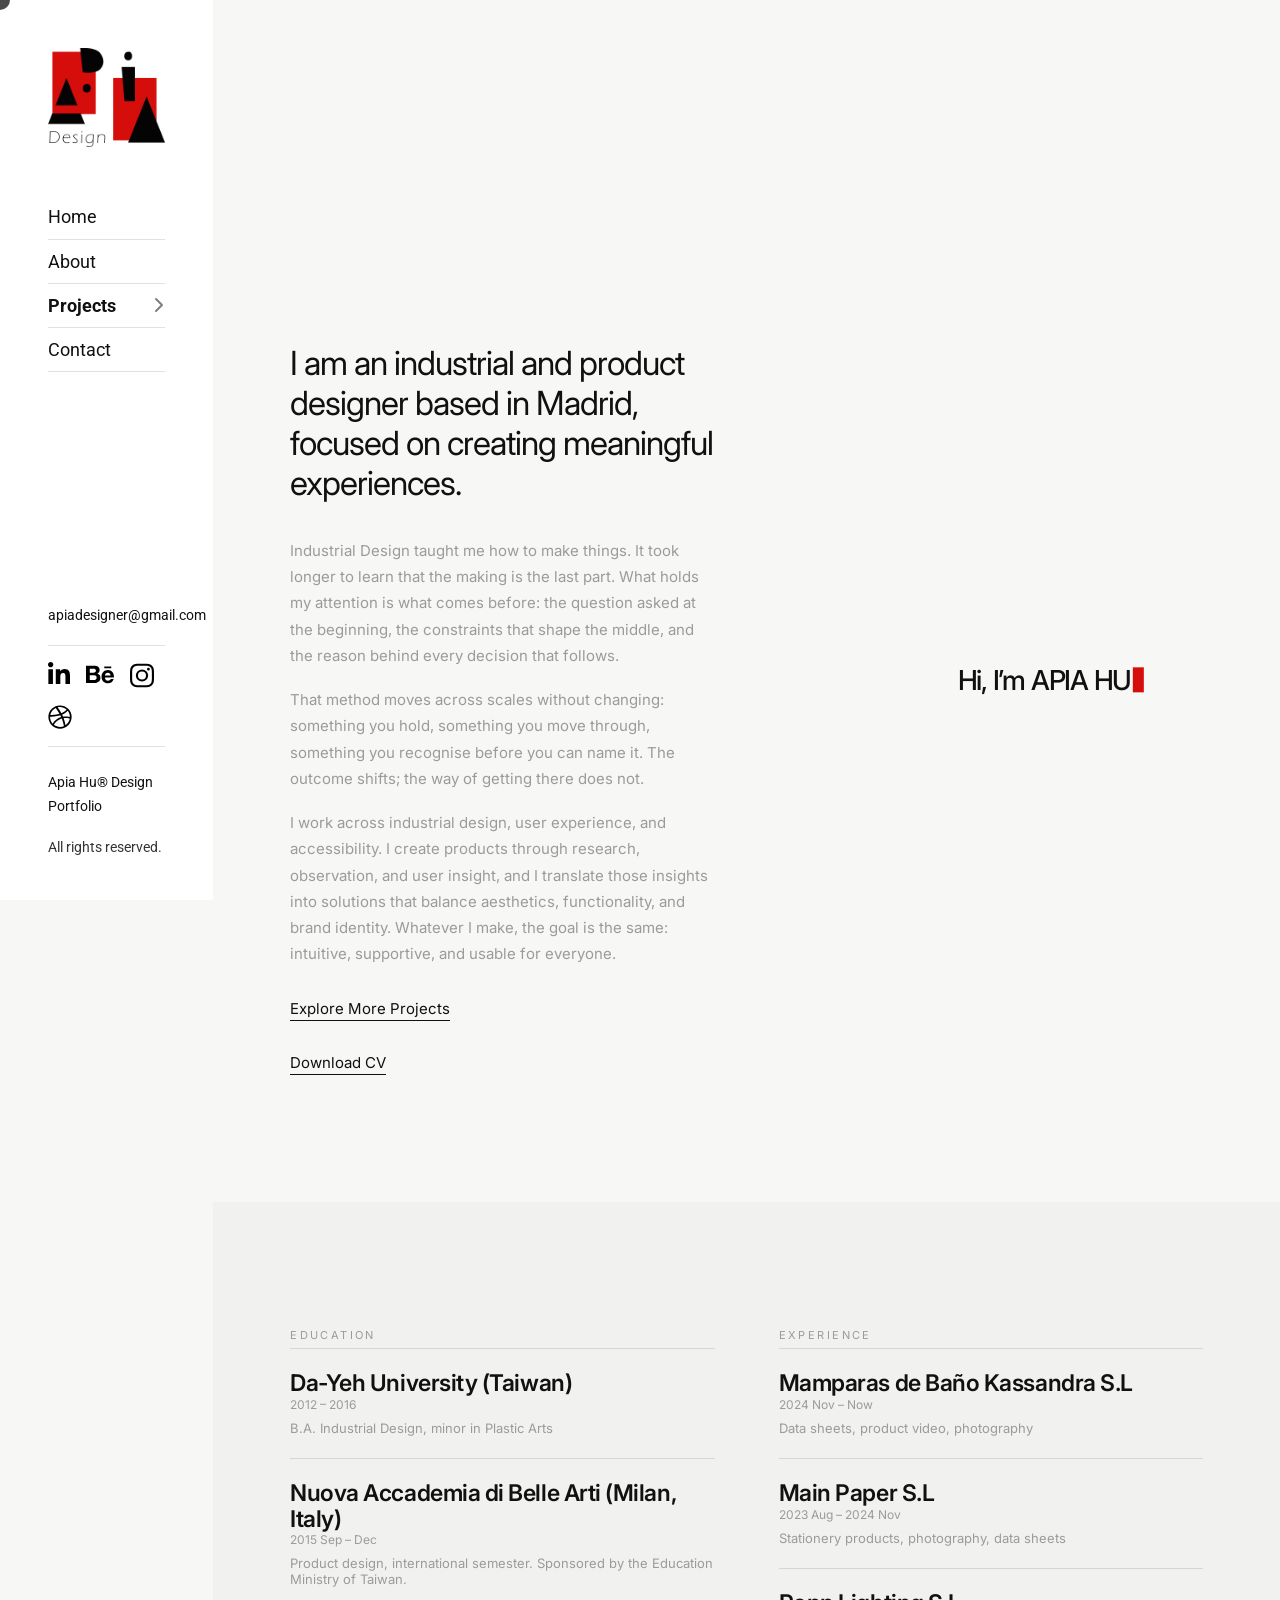
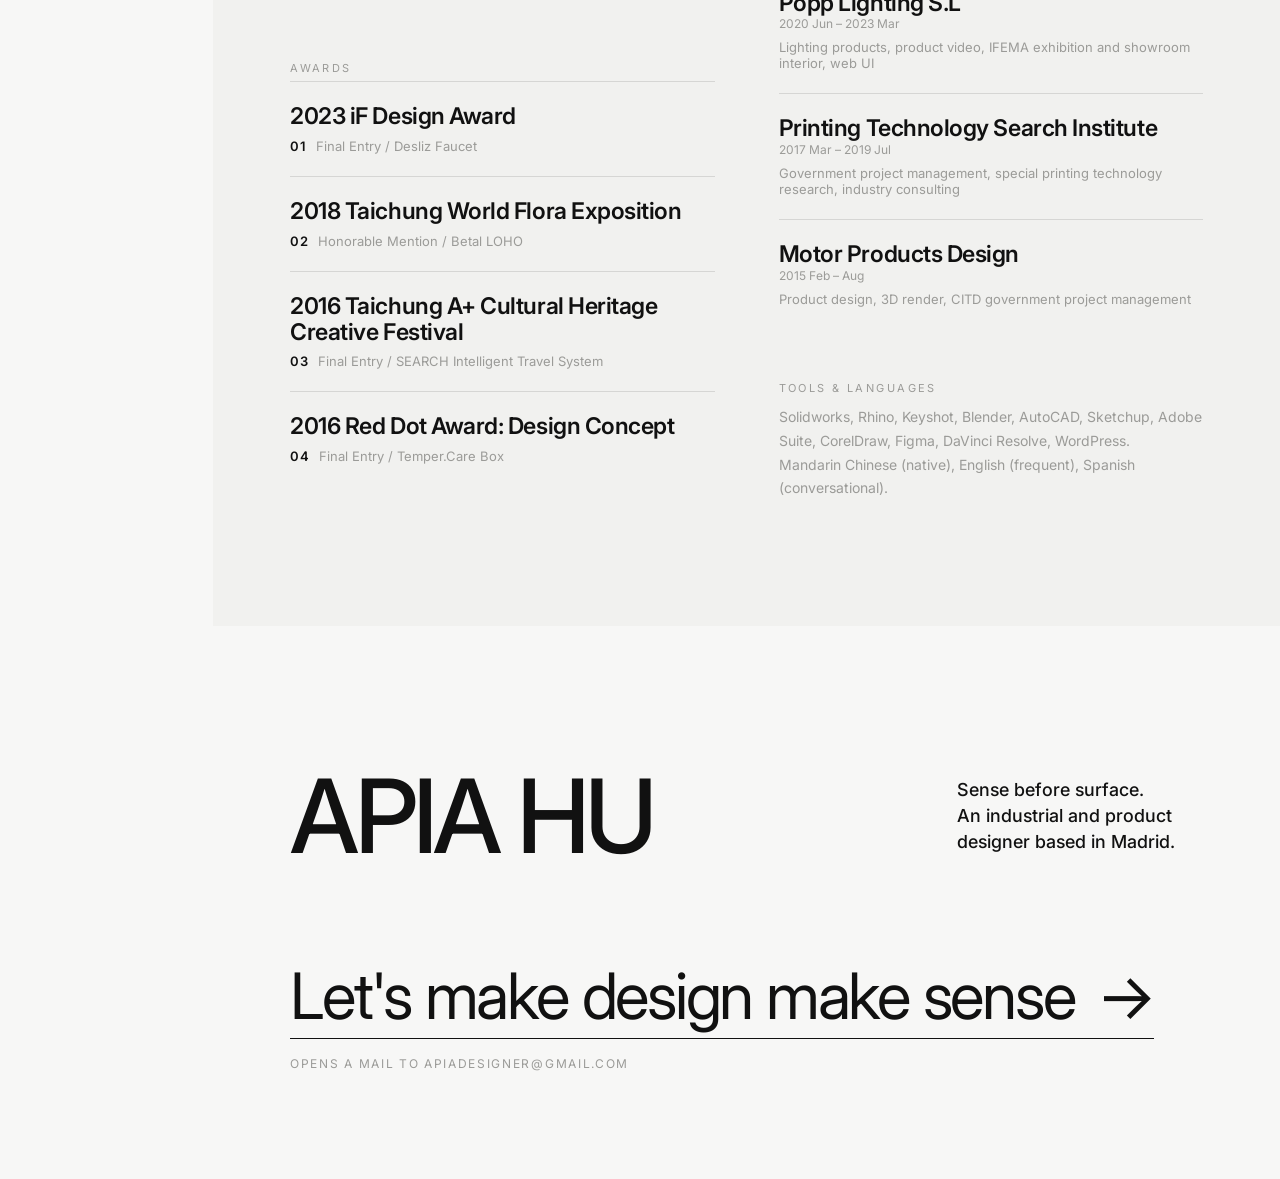
<file: About.html>
<!DOCTYPE html>
<html lang="en">

<head>
  <title>Apia Hu — About</title>
  <link rel="icon" type="image/x-icon" href="favicon.ico">
  <link rel="icon" type="image/png" sizes="32x32" href="images/favicon/favicon-32x32.png">
  <link rel="icon" type="image/png" sizes="16x16" href="images/favicon/favicon-16x16.png">
  <link rel="apple-touch-icon" sizes="180x180" href="images/favicon/apple-touch-icon.png">
  <script>
    // Runs before the overlay is even parsed, so repeat visits within this
    // browser tab skip straight to the page with no animation flash.
    (function () {
      try {
        if (sessionStorage.getItem('introPlayed') === '1') {
          document.documentElement.classList.add('intro-seen');
        }
      } catch (e) { /* private mode / storage blocked: intro will just play again */ }
    })();
  </script>
  <script>
    // Runs before first paint: if arriving from a project-link click,
    // add the class that instantly covers the page in red (see
    // html.pt-incoming in style.css) so there's no flash of raw
    // content before js/page-transition.js reveals through it.
    (function () {
      try {
        if (sessionStorage.getItem('ptOrigin')) {
          document.documentElement.classList.add('pt-incoming');
        }
      } catch (e) { /* private mode / storage blocked: no incoming transition */ }
    })();
  </script>
  <meta charset="utf-8">
  <meta http-equiv="X-UA-Compatible" content="IE=edge">
  <meta name="viewport" content="width=device-width, initial-scale=1.0, viewport-fit=cover">
  <meta name="format-detection" content="telephone=no">
  <meta name="apple-mobile-web-app-capable" content="yes">
  <meta name="author" content="">
  <meta name="keywords" content="">
  <meta name="description" content="Apia Hu — industrial and product designer based in Madrid. Sense before surface.">
  <link rel="stylesheet" type="text/css" href="css/vendor.css">
  <link href="https://cdn.jsdelivr.net/npm/bootstrap@5.3.1/dist/css/bootstrap.min.css" rel="stylesheet"
    integrity="sha384-4bw+/aepP/YC94hEpVNVgiZdgIC5+VKNBQNGCHeKRQN+PtmoHDEXuppvnDJzQIu9" crossorigin="anonymous">
  <link rel="stylesheet" type="text/css" href="style.css">
  <link rel="stylesheet" type="text/css" href="css/intro.css">

  <link rel="preconnect" href="https://fonts.googleapis.com">
  <link rel="preconnect" href="https://fonts.gstatic.com" crossorigin>
  <link href="https://fonts.googleapis.com/css2?family=Roboto:wght@100;300;400;700;900&display=swap" rel="stylesheet">
  <link href="https://fonts.googleapis.com/css2?family=Inter:wght@300;400;500;600;700&display=swap" rel="stylesheet">
<style>

/* ============================================================
   TOKENS
   ============================================================ */
:root{
  --bg:#f7f7f6;
  --bg-alt:#f1f1ef;
  --ink:#111;
  --ink-soft:#9b9b98;
  --ghost:#e9e9e7;
  --gray:#c5c5c2;              /* ONE tone for both backdrop pieces */
  --line:rgba(17,17,17,.12);
  --card:#e4e3e0;
  --side:16.6667%;   /* sidebar width = your col-lg-2 */
  --ff:"Inter",-apple-system,BlinkMacSystemFont,"Segoe UI",Roboto,sans-serif;
  box-sizing:border-box;
  padding-top:env(safe-area-inset-top,0px);
  padding-bottom:env(safe-area-inset-bottom,0px);
}
/* This page stays light like the rest of the site (the draft followed the
   OS dark-mode setting, which would put dark content next to the white
   sidebar). Add data-theme="dark" on <html> to preview the dark palette. */
:root[data-theme="dark"]{
  --bg:#0e0e0e;--bg-alt:#141414;--ink:#f2f0ec;--ink-soft:#6e6c68;
  --ghost:#1b1b1b;--gray:#4e4c49;--line:rgba(242,240,236,.14);--card:#1d1d1d;
}

/* The new design's base styles are scoped to its own three wrappers, so
   the sidebar keeps your site's Roboto / link / reset rules untouched,
   and your site-wide heading, link and paragraph rules don't leak in. */
html{scroll-behavior:smooth;scroll-padding-top:env(safe-area-inset-top,0px)}
body{background:var(--bg);overflow-x:hidden;-webkit-font-smoothing:antialiased}
:is(.backdrop,.hero-front,.main){color:var(--ink);font-family:var(--ff);font-size:16px;line-height:normal}
:is(.backdrop,.hero-front,.main) *,
:is(.backdrop,.hero-front,.main) *::before,
:is(.backdrop,.hero-front,.main) *::after{box-sizing:border-box;margin:0;padding:0}
:is(.backdrop,.hero-front,.main) :is(h1,h2,h3,h4,h5,h6){font-family:inherit;color:inherit}
:is(.backdrop,.hero-front,.main) a{color:inherit;text-decoration:none}
:is(.backdrop,.hero-front,.main) img{max-width:100%;display:block}
:is(.backdrop,.hero-front,.main) ::selection{background:var(--ink);color:var(--bg)}

/* ============================================================
   FIXED BACKDROP  — stays put, images scroll over it
   ============================================================ */
.backdrop{
  position:fixed;top:0;left:var(--side);right:0;bottom:0;z-index:1;
  pointer-events:none;user-select:none;overflow:hidden;
  opacity:0;transition:opacity .8s ease;
  /* lifted so the pair sits level with the upper part of the wheel render */
  display:flex;align-items:center;justify-content:space-between;
  gap:4vw;padding:0 4vw 26vh 2vw;
}
.backdrop.show{opacity:1}
/* raised only while the text crosses the hero artwork */
.backdrop.front{z-index:6}
/* at the very top both the wordmark and the copy are black; they ease to
   gray as soon as you scroll into the project canvas */
.wordmark,.backdrop-copy{transition:color .75s cubic-bezier(.2,.8,.2,1);will-change:transform}
.backdrop.at-top .wordmark,
.backdrop.at-top .backdrop-copy{color:var(--ink)}
.wordmark{
  white-space:nowrap;flex:none;align-self:center;margin-top:2vh;
  font-size:clamp(44px,8vw,140px);font-weight:500;line-height:.9;
  letter-spacing:-.045em;color:var(--gray);
}
.backdrop-copy{
  width:min(27%,330px);flex:none;align-self:center;
  font-size:clamp(14px,1.4vw,20px);line-height:1.45;font-weight:500;color:var(--gray);
}
@media(max-width:991px){
  /* no room for the two side by side, so they stack:
     wordmark, then the line directly beneath it */
  /* stacked, but centred in the viewport like the desktop pair — they
     still ride in from the left and the right and meet in the middle */
  .backdrop{left:0;padding:0 5vw calc(12vh + env(safe-area-inset-bottom,0px));
    flex-direction:column;align-items:flex-start;justify-content:center;gap:16px}
  .wordmark{align-self:flex-start;margin-top:0;font-size:clamp(38px,12vw,90px)}
  .backdrop-copy{display:block;align-self:flex-end;text-align:right;
    width:min(100%,30ch);font-size:clamp(13px,3.6vw,17px);line-height:1.4}
}

/* ============================================================
   CONTENT COLUMN
   ============================================================ */
.main{position:relative;z-index:5;margin-left:var(--side)}
@media(max-width:991px){.main{margin-left:0}}

/* ---- FULL-WIDTH LOHO HERO: black APIA HU, cutout overlapping it ---- */
/* the hero is a tall scroll track; its stage is pinned, so the page holds
   still while APIA HU and the line travel in to meet in the middle. */
.hero{position:relative;width:100%;height:300svh;background:transparent}
.hero-inner{position:sticky;top:0;height:100svh;display:grid;place-items:center;
  overflow:hidden}
.hero-inner{will-change:opacity,transform}
.scroll-hint{position:absolute;left:50%;bottom:7vh;transform:translateX(-50%);
  display:flex;flex-direction:column;align-items:center;gap:14px;
  pointer-events:none;z-index:2;color:var(--ink)}
.scroll-hint span{display:block;font-size:10px;letter-spacing:.3em;text-transform:uppercase}
.scroll-hint .rail{display:block;position:relative;width:1px;height:54px;
  background:var(--line);overflow:hidden}
.scroll-hint .rail::after{content:'';position:absolute;left:0;top:0;width:1px;height:18px;
  background:var(--ink);animation:railRun 2.1s cubic-bezier(.65,0,.35,1) infinite}
@keyframes railRun{
  0%{transform:translateY(-20px);opacity:0}
  25%{opacity:1}
  75%{opacity:1}
  100%{transform:translateY(54px);opacity:0}
}
@media (prefers-reduced-motion:reduce){.scroll-hint .rail::after{animation:none;opacity:.6}}
@media(max-width:991px){.scroll-hint{bottom:5vh}.scroll-hint .rail{height:40px}}

.hero-front{position:fixed;top:0;left:var(--side);right:0;height:100svh;z-index:7;
  display:grid;place-items:center;pointer-events:none;overflow:hidden}
@media(max-width:991px){.hero-front{left:0}}

/* hero: three SEARCH renders as depth layers.
   each is a cutout with a real alpha channel, so they overlap cleanly on
   any ground and carry their own soft shadow. */
.hero-stack{position:relative;z-index:3;width:min(96%,1420px);aspect-ratio:16/9;
  transform-style:preserve-3d}
.hero-layer{position:absolute;will-change:transform;
  opacity:0;animation:heroIn 1.1s cubic-bezier(.19,1,.22,1) forwards;
  filter:drop-shadow(0 26px 34px rgba(0,0,0,.10))}
.hl-wheel{filter:drop-shadow(0 22px 30px rgba(0,0,0,.07))}
.hero-layer img{width:100%;height:auto;display:block}
/* the wheel render is a crop; only its left edge sits against the layers
   behind it, so that one is feathered and the top is left as-is */
.hl-wheel img{
  -webkit-mask-image:linear-gradient(to right,transparent 0,#000 8%);
          mask-image:linear-gradient(to right,transparent 0,#000 8%);
}
.hl-full {left:2%; top:-10%; width:76%; animation-delay:.15s}
.hl-bar  {left:58%;top:-10%; width:42%; animation-delay:.35s}
.hl-wheel{left:46%;top:30%; width:78%; animation-delay:.55s}
@keyframes heroIn{to{opacity:1}}
.hero-layer .inner{display:block;animation:hoverDrift 9s ease-in-out infinite}
.hl-bar   .inner{animation-duration:11s;animation-delay:-3s}
.hl-wheel .inner{animation-duration:13s;animation-delay:-6s}
@keyframes hoverDrift{0%,100%{transform:translateY(-8px)}50%{transform:translateY(8px)}}
@media(max-width:991px){
  .hero-stack{width:96%}
  .hl-full{left:0;top:-6%;width:84%} .hl-bar{left:54%;top:-6%;width:48%}
  .hl-wheel{left:34%;top:36%;width:88%}
}
@media (prefers-reduced-motion:reduce){.hero-layer .inner{animation:none}}


/* ---- SCATTERED CANVAS (widths are % of the content column) ---- */
.canvas{position:relative;height:570vh;overflow:hidden}
.float{position:absolute;display:block;will-change:transform}
.float .frame{position:relative;overflow:hidden;background:var(--card)}
.float img,.float video{width:100%;height:100%;object-fit:cover;display:block;
  transition:transform .45s cubic-bezier(.2,.8,.2,1)}
.float:hover img,.float:hover video{transform:scale(1.04)}
.float .cap{position:absolute;left:0;top:calc(100% + 12px);display:flex;flex-direction:column;gap:3px;
  opacity:0;transform:translateY(6px);transition:.45s cubic-bezier(.2,.8,.2,1);white-space:nowrap}
.float:hover .cap{opacity:1;transform:none}
/* ---- hover pair (Desliz, Logitech, LAOSAN) ----
   hovered image washes to 50% white; its partner shot reveals on the
   opposite side of the column. .peer is inert — no hover, no caption. */
.pair .frame::after{content:'';position:absolute;inset:0;z-index:2;pointer-events:none;
  background:#fff;opacity:0;transition:opacity .16s linear}
.pair:hover .frame::after{opacity:.3}
.peer{position:absolute;z-index:4;pointer-events:none;will-change:transform}
.peer .frame{position:relative;overflow:hidden;background:#000;
  box-shadow:0 20px 50px rgba(0,0,0,.18);
  opacity:0;clip-path:inset(0 0 22% 0);
  transition:opacity .14s linear,clip-path .22s cubic-bezier(.2,.9,.25,1)}
.peer img,.peer video{width:100%;height:100%;object-fit:cover;display:block}
.pair:hover + .peer .frame{opacity:1;clip-path:inset(0 0 0 0)}
.p1{left:10%;top:4%;  width:40%} .p1 .frame{aspect-ratio:16/9}
.p2{left:46%;top:11%; width:37%} .p2 .frame{aspect-ratio:3/2}
.p3{left:2%; top:26%; width:31%} .p3 .frame{aspect-ratio:4/3}
.p6{left:50%;top:50%; width:38%} .p6 .frame{aspect-ratio:3/2}
.p7{left:14%;top:58%; width:36%} .p7 .frame{aspect-ratio:16/9}
.p4{left:42%;top:27%; width:38%} .p4 .frame{aspect-ratio:7/8}
.p9{left:6%; top:73%; width:46%} .p9 .frame{aspect-ratio:4/3}
.p11{left:4%; top:36%; width:50%} .p11 .frame{aspect-ratio:16/9}
.p10{left:40%;top:82%; width:52%} .p10 .frame{aspect-ratio:3/2}
.p8{left:44%;top:66%; width:50%} .p8 .frame{aspect-ratio:2/1}
/* while a pair is open the other projects recede, so the two shots read
   as one piece instead of colliding with whatever sits behind them */
.float,.wordmark,.backdrop-copy{transition:opacity .18s linear,
  color .75s cubic-bezier(.2,.8,.2,1)}
.canvas:has(.pair:hover) .float:not(:hover){opacity:.12}
body:has(.pair:hover) .wordmark,
body:has(.pair:hover) .backdrop-copy{opacity:.35}
@media(max-width:991px){.peer{display:none}}
.float .cap b{font-size:15px;font-weight:500;letter-spacing:-.015em;order:2}
.float .cap i{font-size:10px;font-style:normal;letter-spacing:.18em;text-transform:uppercase;
  color:var(--ink-soft);order:1}

/* composition: left / top / width. Aspect ratios match the real source files. */
.f1{left:55%;top:2%; width:30%} .f1 .frame{aspect-ratio:2/3}
.f2{left:9%;top:13%; width:15%} .f2 .frame{aspect-ratio:2/3}
.f3{left:34%;top:22%; width:34%} .f3 .frame{aspect-ratio:16/9}
.f4{left:8%;top:32%; width:21%} .f4 .frame{aspect-ratio:2/3}
.f6{left:15%;top:48%; width:30%} .f6 .frame{aspect-ratio:2/3}
.f7{left:68%;top:59%; width:19%} .f7 .frame{aspect-ratio:2/3}
.f8{left:17%;top:68%; width:26%} .f8 .frame{aspect-ratio:2/3}
.f9{left:62%;top:78%; width:20%} .f9 .frame{aspect-ratio:16/9}
.f10{left:20%;top:85%; width:23%} .f10 .frame{aspect-ratio:2/3}
.f11{left:62%;top:40%; width:18%} .f11 .frame{aspect-ratio:2/3}

@media(max-width:991px){
  .canvas{height:auto;padding:12vh 20px;display:flex;flex-direction:column;gap:9vh}
  .float{position:relative!important;left:auto!important;top:auto!important;
    width:88%!important;transform:none!important}
  .float:nth-child(even){align-self:flex-end}
  .float .cap{position:relative;top:auto;opacity:1;transform:none;margin-top:12px;white-space:normal}
}

/* ============================================================
   CONTACT FORM
   ============================================================ */
.pills{display:flex;flex-wrap:wrap;gap:9px}
.pill{font:inherit;font-size:14px;color:var(--ink);background:transparent;
  border:1px solid var(--line);border-radius:100px;padding:11px 20px;
  transition:border-color .25s,background .25s,color .25s}
.pill:hover{border-color:var(--ink)}
.pill.is-on{background:var(--ink);border-color:var(--ink);color:var(--bg)}
/* site cursor rule: real buttons turn red on hover instead of getting the
   "Open" circle. Answered pills are disabled so they don't flash red. */
.pill:hover{background:#d50d0b!important;border-color:#d50d0b!important;color:#fff!important}
.pill:disabled{pointer-events:none}
.game-actions button:hover{background:none!important;border-color:#d50d0b!important;color:#d50d0b!important}

/* ============================================================
   BRIEF BUILDER  (replaces the duplicate contact form)
   ============================================================ */
.brief-label{margin-bottom:6vh;font-size:11px;letter-spacing:.28em;text-transform:uppercase;
  color:var(--ink-soft);margin-bottom:7vh}
.brief-line{font-size:clamp(26px,4.4vw,58px);font-weight:400;letter-spacing:-.035em;
  line-height:1.22;max-width:19ch;margin-bottom:9vh}
.slot{position:relative;white-space:nowrap;transition:color .3s}
.slot.empty{color:var(--ink-soft);border-bottom:1px solid var(--line)}
.slot.filled{color:var(--ink)}
.slot .swap{display:inline-block;animation:slotIn .4s cubic-bezier(.2,.9,.25,1)}
@keyframes slotIn{from{opacity:0;transform:translateY(.22em)}to{opacity:1;transform:none}}
.brief-rows{display:grid;gap:34px;max-width:860px}
.brief-row>span{display:block;font-size:11px;letter-spacing:.2em;text-transform:uppercase;
  color:var(--ink-soft);margin-bottom:13px}
.brief-row .pills{display:flex;flex-wrap:wrap;gap:9px}
.brief-out{margin-top:8vh;min-height:92px}
.brief-go{display:inline-flex;align-items:baseline;gap:14px;
  font-size:clamp(20px,2.7vw,30px);letter-spacing:-.03em;color:var(--ink);
  border-bottom:1px solid var(--ink);padding-bottom:4px;
  opacity:0;transform:translateY(10px);pointer-events:none;
  transition:opacity .4s,transform .5s cubic-bezier(.2,.8,.2,1)}
.brief-go.on{opacity:1;transform:none;pointer-events:auto}
.brief-note{margin-top:22px;font-size:13px;line-height:1.6;color:var(--ink-soft);max-width:38ch}
.brief-note a{color:var(--ink);border-bottom:1px solid var(--line)}
.brief-reset{display:inline-block;margin-left:18px;font-size:12px;color:var(--ink-soft);
  border-bottom:1px solid var(--line);background:none;border-top:0;border-left:0;border-right:0;
  font-family:inherit;opacity:0;transition:opacity .4s}
.brief-reset.on{opacity:1}

/* ---- experiment switch + material game ---- */
.game{display:grid;grid-template-columns:minmax(0,420px) 1fr;gap:clamp(26px,5vw,64px);
  align-items:start;max-width:980px}
.game-shot{position:relative;aspect-ratio:1;overflow:hidden;background:var(--card)}
.game-shot img{width:100%;height:100%;object-fit:cover;display:block;
  animation:matIn .5s cubic-bezier(.2,.9,.25,1)}
@keyframes matIn{from{opacity:0;transform:scale(1.04)}to{opacity:1;transform:none}}
.game-count{font-size:11px;letter-spacing:.22em;text-transform:uppercase;
  color:var(--ink-soft);margin-bottom:16px}
.game-q{font-size:clamp(22px,3vw,38px);font-weight:400;letter-spacing:-.03em;
  line-height:1.15;margin-bottom:26px}
.game-opts{display:flex;flex-direction:column;align-items:flex-start;gap:9px}
.game-opts .pill{text-align:left}
.pill.right{background:var(--ink);border-color:var(--ink);color:var(--bg)}
.pill.wrong{opacity:.32;text-decoration:line-through}
.game-reveal{margin-top:26px;opacity:0;transform:translateY(8px);
  transition:opacity .4s,transform .5s cubic-bezier(.2,.8,.2,1)}
.game-reveal.on{opacity:1;transform:none}
.game-reveal .verdict{font-size:11px;letter-spacing:.22em;text-transform:uppercase;
  color:var(--ink-soft);margin-bottom:9px}
.game-reveal h4{font-size:19px;font-weight:600;letter-spacing:-.02em;margin-bottom:7px}
.game-reveal p{font-size:14px;line-height:1.65;color:var(--ink-soft);max-width:42ch}
.game-actions{display:flex;gap:22px;align-items:baseline;flex-wrap:wrap;margin-top:22px}
.game-actions a,.game-actions button{font:inherit;font-size:14px;color:var(--ink);
  background:none;border:0;border-bottom:1px solid var(--ink);padding:0 0 3px}
.game-end{max-width:46ch}
.game-end h3{font-size:clamp(22px,3vw,38px);font-weight:400;letter-spacing:-.03em;
  line-height:1.2;margin-bottom:18px}
.game-end p{font-size:15px;line-height:1.7;color:var(--ink-soft);margin-bottom:28px}
@media(max-width:780px){.game{grid-template-columns:1fr}}





/* ============================================================
   OUTRO — the same pair, now as real content at the foot
   ============================================================ */
.outro{position:relative;z-index:5;background:var(--bg);overflow-x:clip;
  padding:16vh 6vw calc(12vh + env(safe-area-inset-bottom,0px)) 6vw}
.outro-row{display:flex;align-items:center;justify-content:space-between;gap:4vw}
.outro-mark{white-space:nowrap;flex:none;color:var(--ink);
  font-size:clamp(44px,8vw,140px);font-weight:500;line-height:.9;letter-spacing:-.045em}
.outro-copy{width:min(27%,330px);flex:none;color:var(--ink);
  font-size:clamp(14px,1.4vw,20px);line-height:1.45;font-weight:500}
.outro-mark,.outro-copy{opacity:0;transform:translateX(var(--from,0));
  transition:opacity .9s cubic-bezier(.2,.8,.2,1),transform 1s cubic-bezier(.2,.8,.2,1)}
.outro-mark{--from:-14vw} .outro-copy{--from:14vw}
.outro.in .outro-mark,.outro.in .outro-copy{opacity:1;transform:none}
/* the CTA writes itself in, word by word, then the rule draws under it */
.outro-cta{display:inline-block;position:relative;margin-top:11vh;
  font-size:clamp(26px,5vw,66px);font-weight:400;letter-spacing:-.035em;
  line-height:1.1;color:var(--ink);transition:color .3s ease}
.outro-cta:hover{color:#d50d0b}
.outro-cta .w{display:inline-block;opacity:0;transform:translateY(.5em);
  transition:opacity .6s cubic-bezier(.19,1,.22,1),transform .7s cubic-bezier(.19,1,.22,1)}
.outro.in .outro-cta .w{opacity:1;transform:none}
.outro-cta .w:nth-child(1){transition-delay:.30s}
.outro-cta .w:nth-child(2){transition-delay:.38s}
.outro-cta .w:nth-child(3){transition-delay:.46s}
.outro-cta .w:nth-child(4){transition-delay:.54s}
.outro-cta .w:nth-child(5){transition-delay:.62s}
.outro-cta .arrow{display:inline-block;margin-left:.35em;font-style:normal;
  opacity:0;transform:translateX(-.3em);
  transition:opacity .5s ease .78s,transform .6s cubic-bezier(.2,.8,.2,1) .78s}
.outro.in .outro-cta .arrow{opacity:1;transform:none}
.outro-cta .rule{position:absolute;left:0;bottom:-.12em;height:1px;width:100%;
  background:currentColor;transform:scaleX(0);transform-origin:left;
  transition:transform .9s cubic-bezier(.76,0,.24,1) .62s}
.outro.in .outro-cta .rule{transform:scaleX(1)}
.outro-cta:hover .arrow{transform:translateX(.25em)}
.outro-cta:hover .rule{transform-origin:right;transform:scaleX(0);
  transition:transform .45s cubic-bezier(.76,0,.24,1)}
.outro-mail{margin-top:24px;font-size:12px;letter-spacing:.14em;
  text-transform:uppercase;color:var(--ink-soft);
  opacity:0;transition:opacity .6s ease 1.05s}
.outro.in .outro-mail{opacity:1}

@media(max-width:991px){
  .outro-row{flex-direction:column;align-items:flex-start;gap:16px}
  .outro{padding:14vh 5vw 12vh}
  .outro-cta{margin-top:8vh}
  .outro-mark{font-size:clamp(38px,12vw,90px)}
  .outro-copy{width:min(100%,30ch);align-self:flex-end;text-align:right;
    font-size:clamp(13px,3.6vw,17px);line-height:1.4}
}

/* ============================================================
   LOWER SECTIONS
   ============================================================ */
.statement{position:relative;z-index:5;padding:14vh 6vw;background:var(--bg-alt)}
.statement .reel{position:relative;width:100%;max-width:1400px;margin:0 auto;
  aspect-ratio:16/9;overflow:hidden;background:#000}
.statement video{width:100%;height:100%;object-fit:cover;display:block}
.statement .reel-mute{
  position:absolute;right:16px;bottom:16px;z-index:2;width:40px;height:40px;border-radius:50%;
  border:1px solid rgba(255,255,255,.55);background:rgba(0,0,0,.35);color:#fff;
  font-size:13px;line-height:1;display:flex;align-items:center;justify-content:center;
  backdrop-filter:blur(6px);transition:background .3s}
.statement .reel-mute:hover{background:rgba(0,0,0,.6)}

.about{position:relative;z-index:5;background:var(--bg);padding:14vh 6vw;
  display:grid;grid-template-columns:1fr 1fr;gap:clamp(30px,5vw,80px);align-items:start}
.about h2{font-size:clamp(21px,2.6vw,36px);font-weight:400;letter-spacing:-.03em;line-height:1.2}
.about .body{font-size:15px;line-height:1.75;color:var(--ink-soft);display:grid;gap:18px}
.about-cta{color:var(--ink);margin-top:10px}
.about-cta a{border-bottom:1px solid var(--ink);padding-bottom:2px;transition:opacity .3s}
.about-cta a:hover{opacity:.55}
.portrait{aspect-ratio:21/32;background:var(--card);overflow:hidden;margin-top:34px;position:relative}
/* without this the photo stops at its natural width and the card
   colour shows around it on wide screens */
.portrait img{width:100%;height:100%;object-fit:cover;object-position:center 30%}
.exp{margin-top:52px}
.exp-label{font-size:11px;letter-spacing:.22em;text-transform:uppercase;
  color:var(--ink-soft);margin-bottom:6px}
.award{padding:22px 0;border-top:1px solid var(--line)}
.award h5{font-size:clamp(17px,1.9vw,23px);font-weight:600;letter-spacing:-.02em;line-height:1.12}
.award p{margin-top:8px;font-size:13px;color:var(--ink-soft)}
.award .no{font-weight:600;color:var(--ink);margin-right:10px;letter-spacing:.04em}
@media(max-width:860px){.about{grid-template-columns:1fr}}

.contact{position:relative;z-index:5;padding:14vh 6vw 16vh;background:var(--bg-alt)}
.contact .big{font-size:clamp(22px,3.4vw,44px);font-weight:400;letter-spacing:-.03em;
  line-height:1.18;max-width:20ch;margin:0}

.ph{position:absolute;inset:0;display:flex;align-items:center;justify-content:center;
  background:var(--card);color:var(--ink-soft);font-size:10px;letter-spacing:.18em;
  text-transform:uppercase;text-align:center;padding:12px}
.rv{opacity:0;transform:translateY(24px);transition:opacity .9s cubic-bezier(.2,.8,.2,1),transform .9s cubic-bezier(.2,.8,.2,1)}
.rv.in{opacity:1;transform:none}
@media (prefers-reduced-motion:reduce){*{animation:none!important;transition:none!important}.rv{opacity:1;transform:none}}

/* ---- About page: hero band, bio, values (same tokens as the homepage) ---- */
.hero-about{position:relative;z-index:5;background:var(--bg);padding:14vh 6vw 0;overflow:hidden}
.hero-about .intro-overlay-x{display:none}
.about .portrait{max-width:100%;margin-left:0}
.about-hero-row{display:flex;align-items:center;justify-content:flex-start;gap:4vw}
.about-wordmark{white-space:nowrap;flex:none;color:var(--ink);transition:color .75s cubic-bezier(.2,.8,.2,1),opacity .3s ease;font-size:clamp(44px,8vw,140px);font-weight:500;line-height:.9;letter-spacing:-.045em}
.about-wordmark.gray{color:var(--gray)}
.bio{position:relative;z-index:5;background:var(--bg-alt);padding:14vh 6vw}
.bio-grid{display:grid;grid-template-columns:1fr 1fr;gap:clamp(30px,5vw,80px);align-items:start}
.bio .sub{font-size:11px;letter-spacing:.22em;text-transform:uppercase;color:var(--ink-soft);margin-bottom:6px}
.bio .yr{display:block;font-size:12px;color:var(--ink-soft);margin-bottom:6px}
.bio .tools{font-size:14px;line-height:1.7;color:var(--ink-soft);margin-top:10px}
.values{position:relative;z-index:5;background:var(--bg);padding:14vh 6vw}
.values h2{font-size:clamp(21px,2.6vw,36px);font-weight:400;letter-spacing:-.03em;line-height:1.2;margin-bottom:6vh;max-width:22ch}
.value-grid{display:flex;flex-direction:column;gap:0}
.value{position:sticky;top:calc(16vh + var(--i,0) * 26px);height:58vh;min-height:320px;margin-bottom:8vh;}
.face{height:100%;background:var(--card);padding:36px 34px;display:flex;flex-direction:column;box-shadow:0 -18px 40px rgba(0,0,0,.06);clip-path:inset(0 0 0 100%);transition:clip-path 1s cubic-bezier(.76,0,.24,1)}
.value.in .face{clip-path:inset(0 0 0 0)}
.value:nth-child(2) .face{background:#dedcd8}.value:nth-child(3) .face{background:#d4d2ce}
.value .big{font-size:clamp(90px,16vw,220px);font-weight:500;letter-spacing:-.06em;line-height:.8;color:var(--ink)}
.value .no{font-weight:600;color:var(--ink);letter-spacing:.04em;font-size:13px}
.value h5{margin-top:auto;padding-top:24px;font-size:clamp(17px,1.9vw,23px);font-weight:600;letter-spacing:-.02em;line-height:1.12}
.value p{margin-top:12px;font-size:14px;line-height:1.6;color:var(--ink-soft)}
@media(max-width:860px){
  .bio-grid{grid-template-columns:1fr}
  .value{height:auto;min-height:0;position:relative;top:auto}
  .face{height:auto}
  .about-hero-row{flex-direction:column;align-items:flex-start}
  }
    #home { position: relative; }
    #intro { position: absolute; inset: 0; z-index: 5; background: #fff; overflow: hidden; cursor: pointer;
      transition: opacity .8s ease; }
    #intro.is-fading { opacity: 0; pointer-events: none; }
    #intro .intro-cards { position: absolute; inset: 0; z-index: 2; }
    #intro .intro-title { position: absolute; left: 50%; top: 50%; transform: translate(-50%, -50%); margin: 0; z-index: 1;
      font-family: var(--ff); font-weight: 500; color: var(--ink); white-space: nowrap;
      font-size: 9cqw; letter-spacing: -.045em; line-height: .9; }
    #intro .intro-cursor { display: inline-block; width: .42em; height: .9em; margin-left: .05em; vertical-align: -.08em;
      background: #d50d0b; animation: intro-blink .6s steps(1) infinite; }
    @keyframes intro-blink { 50% { opacity: 0; } }
    #intro .ic { position: absolute; left: 50%; top: 50%; height: auto; margin: 0; opacity: 0; display: block;
      transform: translate(-50%, -50%) rotate(var(--r, 0deg)) translate(var(--x, 0), var(--y, 0)) scale(var(--s, 1));
      animation: ic-in .18s ease-out forwards; background: #F1F1F0; object-fit: cover; }
    #intro .ic.v { width: 30cqw; aspect-ratio: 3 / 4; }
    #intro .ic.h { width: 46cqw; aspect-ratio: 4 / 3; }
    #intro .ic.frame { background: #FDEEE9; }
    #intro .ic.frame span { position: absolute; width: 22%; height: 22%; border: 0 solid #FF534A; }
    #intro .ic.frame span:nth-child(1) { top: 0; left: 0; border-top-width: 10px; border-left-width: 10px; }
    #intro .ic.frame span:nth-child(2) { top: 0; right: 0; border-top-width: 10px; border-right-width: 10px; }
    #intro .ic.frame span:nth-child(3) { bottom: 0; left: 0; border-bottom-width: 10px; border-left-width: 10px; }
    #intro .ic.frame span:nth-child(4) { bottom: 0; right: 0; border-bottom-width: 10px; border-right-width: 10px; }
    @keyframes ic-in { from { opacity: 0; } to { opacity: 1; } }
    
  
@media (prefers-reduced-motion:reduce){.face{clip-path:none}}

.portrait.intro-host{container-type:inline-size}
.portrait.intro-host #intro{position:absolute;inset:0;z-index:5;background:var(--card)}
#portraitImg{opacity:0;transition:opacity .9s ease}
#portraitImg.shown{opacity:1}
.portrait #intro .intro-cards{position:absolute;inset:0 0 0 0}

.portrait.intro-host{background:transparent;overflow:visible}
.portrait.intro-host #intro{background:transparent;overflow:visible}
.portrait.intro-host #intro .intro-cards{overflow:hidden}
.portrait.intro-host #intro .ic.v{width:56cqw}
.portrait.intro-host #intro .ic.h{width:84cqw}
.about-wordmark.await{opacity:0}

/* portrait: black and white, smaller on wide screens */
#portraitImg{filter:grayscale(100%)}
@media (min-width:1200px){ .about .portrait{max-width:72%;margin-left:auto} }



/* introduction: minimal values list, and a slogan under the portrait */
.slogan{margin-top:28px;display:flex;align-items:flex-start;gap:12px;font-size:clamp(22px,2.4vw,34px);font-weight:400;letter-spacing:-.03em;line-height:1.2;color:#7d7d7a}
.slogan-q{width:clamp(16px,1.6vw,22px);height:auto;flex:none;margin-top:.25em;fill:#9d9d9a}

/* slogan: title gray, fades in only while the portrait is on screen */
.slogan{opacity:0;transform:translateY(16px);transition:opacity .9s cubic-bezier(.2,.8,.2,1),transform .9s cubic-bezier(.2,.8,.2,1);color:var(--gray)}
.slogan.in{opacity:1;transform:none}
.slogan-q{fill:var(--gray)}

@media (max-width:860px){ .about-wordmark .wm-name{display:block} }

/* bio: on mobile the order is Education, Experience, Awards, Tools */
.bio-grid{grid-template-areas:none}
.bio-edu{grid-area:edu}.bio-exp{grid-area:exp}.bio-awd{grid-area:awd}.bio-tools{grid-area:tools}
@media (max-width:860px){
  .bio-grid{grid-template-columns:1fr;grid-template-areas:"edu" "exp" "awd" "tools"}
  .bio-col{display:contents}
}
/* mobile order: portrait + photo intro first, then "Hi, I'm APIA HU.", then the text */
@media(max-width:860px){
  .main{display:flex;flex-direction:column}
  .about{display:contents}
  .about>div:nth-child(2){order:1;position:relative;z-index:5;background:var(--bg);padding:84px 6vw 0}
  .about .portrait{margin-top:0}
  .hero-about{order:2;padding:24px 6vw 0}
  .about>div:nth-child(1){order:3;position:relative;z-index:5;background:var(--bg);padding:28px 6vw 14vh}
  .bio{order:4}
  .outro{order:5}
}
</style>
</head>
<body id="about-page" class="homepage">
<svg xmlns="http://www.w3.org/2000/svg" style="display: none;">
    <defs>
      <symbol xmlns="http://www.w3.org/2000/svg" id="calendar" viewBox="0 0 24 24">
        <g fill="none" stroke="currentColor" stroke-linecap="round" stroke-linejoin="round" stroke-width="2">
          <rect width="20" height="18" x="2" y="4" rx="4" />
          <path d="M8 2v4m8-4v4M2 10h20" />
        </g>
      </symbol>
      <symbol xmlns="http://www.w3.org/2000/svg" id="shopping-bag" viewBox="0 0 24 24">
        <g fill="none" stroke="currentColor" stroke-linecap="round" stroke-linejoin="round" stroke-width="2">
          <path
            d="M3.977 9.84A2 2 0 0 1 5.971 8h12.058a2 2 0 0 1 1.994 1.84l.803 10A2 2 0 0 1 18.833 22H5.167a2 2 0 0 1-1.993-2.16l.803-10Z" />
          <path d="M16 11V6a4 4 0 0 0-4-4v0a4 4 0 0 0-4 4v5" />
        </g>
      </symbol>
      <symbol xmlns="http://www.w3.org/2000/svg" id="gift" viewBox="0 0 24 24">
        <g fill="none" stroke="currentColor" stroke-linecap="round" stroke-linejoin="round" stroke-width="2">
          <rect width="18" height="14" x="3" y="8" rx="2" />
          <path d="M12 5a3 3 0 1 0-3 3m6 0a3 3 0 1 0-3-3m0 0v17m9-7H3" />
        </g>
      </symbol>
      <symbol xmlns="http://www.w3.org/2000/svg" id="arrow-cycle" viewBox="0 0 24 24">
        <g fill="none" stroke="currentColor" stroke-linecap="round" stroke-linejoin="round" stroke-width="2">
          <path
            d="M22 12c0 6-4.39 10-9.806 10C7.792 22 4.24 19.665 3 16m-1-4C2 6 6.39 2 11.806 2C16.209 2 19.76 4.335 21 8" />
          <path d="m7 17l-4-1l-1 4M17 7l4 1l1-4" />
        </g>
      </symbol>
      <symbol xmlns="http://www.w3.org/2000/svg" id="link" viewBox="0 0 24 24">
        <path fill="currentColor"
          d="M12 19a1 1 0 1 0-1-1a1 1 0 0 0 1 1Zm5 0a1 1 0 1 0-1-1a1 1 0 0 0 1 1Zm0-4a1 1 0 1 0-1-1a1 1 0 0 0 1 1Zm-5 0a1 1 0 1 0-1-1a1 1 0 0 0 1 1Zm7-12h-1V2a1 1 0 0 0-2 0v1H8V2a1 1 0 0 0-2 0v1H5a3 3 0 0 0-3 3v14a3 3 0 0 0 3 3h14a3 3 0 0 0 3-3V6a3 3 0 0 0-3-3Zm1 17a1 1 0 0 1-1 1H5a1 1 0 0 1-1-1v-9h16Zm0-11H4V6a1 1 0 0 1 1-1h1v1a1 1 0 0 0 2 0V5h8v1a1 1 0 0 0 2 0V5h1a1 1 0 0 1 1 1ZM7 15a1 1 0 1 0-1-1a1 1 0 0 0 1 1Zm0 4a1 1 0 1 0-1-1a1 1 0 0 0 1 1Z" />
      </symbol>
      <symbol xmlns="http://www.w3.org/2000/svg" id="arrow-left" viewBox="0 0 24 24">
        <path fill="currentColor"
          d="M17 11H9.41l3.3-3.29a1 1 0 1 0-1.42-1.42l-5 5a1 1 0 0 0-.21.33a1 1 0 0 0 0 .76a1 1 0 0 0 .21.33l5 5a1 1 0 0 0 1.42 0a1 1 0 0 0 0-1.42L9.41 13H17a1 1 0 0 0 0-2Z" />
      </symbol>
      <symbol xmlns="http://www.w3.org/2000/svg" id="arrow-right" viewBox="0 0 24 24">
        <path fill="currentColor"
          d="M17.92 11.62a1 1 0 0 0-.21-.33l-5-5a1 1 0 0 0-1.42 1.42l3.3 3.29H7a1 1 0 0 0 0 2h7.59l-3.3 3.29a1 1 0 0 0 0 1.42a1 1 0 0 0 1.42 0l5-5a1 1 0 0 0 .21-.33a1 1 0 0 0 0-.76Z" />
      </symbol>
      <symbol xmlns="http://www.w3.org/2000/svg" id="play" viewBox="0 0 24 24">
        <g fill="none" fill-rule="evenodd">
          <path
            d="M24 0v24H0V0h24ZM12.593 23.258l-.011.002l-.071.035l-.02.004l-.014-.004l-.071-.035c-.01-.004-.019-.001-.024.005l-.004.01l-.017.428l.005.02l.01.013l.104.074l.015.004l.012-.004l.104-.074l.012-.016l.004-.017l-.017-.427c-.002-.01-.009-.017-.017-.018Zm.265-.113l-.013.002l-.185.093l-.01.01l-.003.011l.018.43l.005.012l.008.007l.201.093c.012.004.023 0 .029-.008l.004-.014l-.034-.614c-.003-.012-.01-.02-.02-.022Zm-.715.002a.023.023 0 0 0-.027.006l-.006.014l-.034.614c0 .012.007.02.017.024l.015-.002l.201-.093l.01-.008l.004-.011l.017-.43l-.003-.012l-.01-.01l-.184-.092Z" />
          <path fill="currentColor"
            d="M5.669 4.76a1.469 1.469 0 0 1 2.04-1.177c1.062.454 3.442 1.533 6.462 3.276c3.021 1.744 5.146 3.267 6.069 3.958c.788.591.79 1.763.001 2.356c-.914.687-3.013 2.19-6.07 3.956c-3.06 1.766-5.412 2.832-6.464 3.28c-.906.387-1.92-.2-2.038-1.177c-.138-1.142-.396-3.735-.396-7.237c0-3.5.257-6.092.396-7.235Z" />
        </g>
      </symbol>
      <symbol xmlns="http://www.w3.org/2000/svg" id="category" viewBox="0 0 24 24">
        <path fill="currentColor"
          d="M19 5.5h-6.28l-.32-1a3 3 0 0 0-2.84-2H5a3 3 0 0 0-3 3v13a3 3 0 0 0 3 3h14a3 3 0 0 0 3-3v-10a3 3 0 0 0-3-3Zm1 13a1 1 0 0 1-1 1H5a1 1 0 0 1-1-1v-13a1 1 0 0 1 1-1h4.56a1 1 0 0 1 .95.68l.54 1.64a1 1 0 0 0 .95.68h7a1 1 0 0 1 1 1Z" />
      </symbol>
      <symbol xmlns="http://www.w3.org/2000/svg" id="calendar" viewBox="0 0 24 24">
        <path fill="currentColor"
          d="M19 4h-2V3a1 1 0 0 0-2 0v1H9V3a1 1 0 0 0-2 0v1H5a3 3 0 0 0-3 3v12a3 3 0 0 0 3 3h14a3 3 0 0 0 3-3V7a3 3 0 0 0-3-3Zm1 15a1 1 0 0 1-1 1H5a1 1 0 0 1-1-1v-7h16Zm0-9H4V7a1 1 0 0 1 1-1h2v1a1 1 0 0 0 2 0V6h6v1a1 1 0 0 0 2 0V6h2a1 1 0 0 1 1 1Z" />
      </symbol>
      <symbol xmlns="http://www.w3.org/2000/svg" id="heart" viewBox="0 0 24 24">
        <path fill="currentColor"
          d="M20.16 4.61A6.27 6.27 0 0 0 12 4a6.27 6.27 0 0 0-8.16 9.48l7.45 7.45a1 1 0 0 0 1.42 0l7.45-7.45a6.27 6.27 0 0 0 0-8.87Zm-1.41 7.46L12 18.81l-6.75-6.74a4.28 4.28 0 0 1 3-7.3a4.25 4.25 0 0 1 3 1.25a1 1 0 0 0 1.42 0a4.27 4.27 0 0 1 6 6.05Z" />
      </symbol>
      <symbol xmlns="http://www.w3.org/2000/svg" id="plus" viewBox="0 0 24 24">
        <path fill="currentColor"
          d="M19 11h-6V5a1 1 0 0 0-2 0v6H5a1 1 0 0 0 0 2h6v6a1 1 0 0 0 2 0v-6h6a1 1 0 0 0 0-2Z" />
      </symbol>
      <symbol xmlns="http://www.w3.org/2000/svg" id="minus" viewBox="0 0 24 24">
        <path fill="currentColor" d="M19 11H5a1 1 0 0 0 0 2h14a1 1 0 0 0 0-2Z" />
      </symbol>
      <symbol xmlns="http://www.w3.org/2000/svg" id="cart" viewBox="0 0 24 24">
        <path fill="currentColor"
          d="M8.5 19a1.5 1.5 0 1 0 1.5 1.5A1.5 1.5 0 0 0 8.5 19ZM19 16H7a1 1 0 0 1 0-2h8.491a3.013 3.013 0 0 0 2.885-2.176l1.585-5.55A1 1 0 0 0 19 5H6.74a3.007 3.007 0 0 0-2.82-2H3a1 1 0 0 0 0 2h.921a1.005 1.005 0 0 1 .962.725l.155.545v.005l1.641 5.742A3 3 0 0 0 7 18h12a1 1 0 0 0 0-2Zm-1.326-9l-1.22 4.274a1.005 1.005 0 0 1-.963.726H8.754l-.255-.892L7.326 7ZM16.5 19a1.5 1.5 0 1 0 1.5 1.5a1.5 1.5 0 0 0-1.5-1.5Z" />
      </symbol>
      <symbol xmlns="http://www.w3.org/2000/svg" id="check" viewBox="0 0 24 24">
        <path fill="currentColor"
          d="M18.71 7.21a1 1 0 0 0-1.42 0l-7.45 7.46l-3.13-3.14A1 1 0 1 0 5.29 13l3.84 3.84a1 1 0 0 0 1.42 0l8.16-8.16a1 1 0 0 0 0-1.47Z" />
      </symbol>
      <symbol xmlns="http://www.w3.org/2000/svg" id="trash" viewBox="0 0 24 24">
        <path fill="currentColor"
          d="M10 18a1 1 0 0 0 1-1v-6a1 1 0 0 0-2 0v6a1 1 0 0 0 1 1ZM20 6h-4V5a3 3 0 0 0-3-3h-2a3 3 0 0 0-3 3v1H4a1 1 0 0 0 0 2h1v11a3 3 0 0 0 3 3h8a3 3 0 0 0 3-3V8h1a1 1 0 0 0 0-2ZM10 5a1 1 0 0 1 1-1h2a1 1 0 0 1 1 1v1h-4Zm7 14a1 1 0 0 1-1 1H8a1 1 0 0 1-1-1V8h10Zm-3-1a1 1 0 0 0 1-1v-6a1 1 0 0 0-2 0v6a1 1 0 0 0 1 1Z" />
      </symbol>
      <symbol xmlns="http://www.w3.org/2000/svg" id="star-outline" viewBox="0 0 15 15">
        <path fill="none" stroke="currentColor" stroke-linecap="round" stroke-linejoin="round"
          d="M7.5 9.804L5.337 11l.413-2.533L4 6.674l2.418-.37L7.5 4l1.082 2.304l2.418.37l-1.75 1.793L9.663 11L7.5 9.804Z" />
      </symbol>
      <symbol xmlns="http://www.w3.org/2000/svg" id="star-solid" viewBox="0 0 15 15">
        <path fill="currentColor"
          d="M7.953 3.788a.5.5 0 0 0-.906 0L6.08 5.85l-2.154.33a.5.5 0 0 0-.283.843l1.574 1.613l-.373 2.284a.5.5 0 0 0 .736.518l1.92-1.063l1.921 1.063a.5.5 0 0 0 .736-.519l-.373-2.283l1.574-1.613a.5.5 0 0 0-.283-.844L8.921 5.85l-.968-2.062Z" />
      </symbol>
      <symbol xmlns="http://www.w3.org/2000/svg" id="search" viewBox="0 0 24 24">
        <path fill="currentColor"
          d="M21.71 20.29L18 16.61A9 9 0 1 0 16.61 18l3.68 3.68a1 1 0 0 0 1.42 0a1 1 0 0 0 0-1.39ZM11 18a7 7 0 1 1 7-7a7 7 0 0 1-7 7Z" />
      </symbol>
      <symbol xmlns="http://www.w3.org/2000/svg" id="user" viewBox="0 0 24 24">
        <path fill="currentColor"
          d="M15.71 12.71a6 6 0 1 0-7.42 0a10 10 0 0 0-6.22 8.18a1 1 0 0 0 2 .22a8 8 0 0 1 15.9 0a1 1 0 0 0 1 .89h.11a1 1 0 0 0 .88-1.1a10 10 0 0 0-6.25-8.19ZM12 12a4 4 0 1 1 4-4a4 4 0 0 1-4 4Z" />
      </symbol>
      <symbol xmlns="http://www.w3.org/2000/svg" id="close" viewBox="0 0 15 15">
        <path fill="currentColor"
          d="M7.953 3.788a.5.5 0 0 0-.906 0L6.08 5.85l-2.154.33a.5.5 0 0 0-.283.843l1.574 1.613l-.373 2.284a.5.5 0 0 0 .736.518l1.92-1.063l1.921 1.063a.5.5 0 0 0 .736-.519l-.373-2.283l1.574-1.613a.5.5 0 0 0-.283-.844L8.921 5.85l-.968-2.062Z" />
      </symbol>
      <symbol xmlns="http://www.w3.org/2000/svg" id="quote" viewBox="0 0 448 512">
        <path fill="currentColor"
          d="M0 216C0 149.7 53.7 96 120 96h8c17.7 0 32 14.3 32 32s-14.3 32-32 32h-8c-30.9 0-56 25.1-56 56v8h64c35.3 0 64 28.7 64 64v64c0 35.3-28.7 64-64 64H64c-35.3 0-64-28.7-64-64V216zm256 0c0-66.3 53.7-120 120-120h8c17.7 0 32 14.3 32 32s-14.3 32-32 32h-8c-30.9 0-56 25.1-56 56v8h64c35.3 0 64 28.7 64 64v64c0 35.3-28.7 64-64 64h-64c-35.3 0-64-28.7-64-64V216z" />
      </symbol>
      <symbol xmlns="http://www.w3.org/2000/svg" id="folder" viewBox="0 0 18 18" fill="none">
        <path
          d="M14.0946 4.04689H9.56953L9.33895 3.3259C9.18947 2.90285 8.9122 2.53678 8.54555 2.27842C8.1789 2.02006 7.74102 1.8822 7.29258 1.88393H4.00687C3.43356 1.88393 2.88374 2.11181 2.47835 2.51744C2.07296 2.92308 1.84521 3.47324 1.84521 4.04689V13.4197C1.84521 13.9934 2.07296 14.5435 2.47835 14.9492C2.88374 15.3548 3.43356 15.5827 4.00687 15.5827H14.0946C14.6679 15.5827 15.2177 15.3548 15.6231 14.9492C16.0285 14.5435 16.2562 13.9934 16.2562 13.4197V6.20985C16.2562 5.6362 16.0285 5.08604 15.6231 4.68041C15.2177 4.27477 14.6679 4.04689 14.0946 4.04689ZM14.8151 13.4197C14.8151 13.6109 14.7392 13.7943 14.6041 13.9295C14.469 14.0648 14.2857 14.1407 14.0946 14.1407H4.00687C3.81577 14.1407 3.63249 14.0648 3.49736 13.9295C3.36223 13.7943 3.28632 13.6109 3.28632 13.4197V4.04689C3.28632 3.85567 3.36223 3.67229 3.49736 3.53707C3.63249 3.40186 3.81577 3.3259 4.00687 3.3259H7.29258C7.44364 3.32551 7.591 3.37264 7.71384 3.46061C7.83667 3.54859 7.92877 3.67297 7.97711 3.81617L8.3662 4.99859C8.41454 5.1418 8.50664 5.26618 8.62947 5.35415C8.75231 5.44213 8.89967 5.48925 9.05073 5.48886H14.0946C14.2857 5.48886 14.469 5.56483 14.6041 5.70004C14.7392 5.83525 14.8151 6.01863 14.8151 6.20985V13.4197Z"
          fill="black" />
      </symbol>
      <symbol xmlns="http://www.w3.org/2000/svg" id="clock" viewBox="0 0 18 18" fill="none">
        <path
          d="M11.0931 9.19042L9.58134 8.3173V5.12838C9.58134 4.93716 9.50543 4.75377 9.3703 4.61856C9.23517 4.48335 9.05189 4.40739 8.86079 4.40739C8.66969 4.40739 8.48641 4.48335 8.35128 4.61856C8.21615 4.75377 8.14024 4.93716 8.14024 5.12838V8.73331C8.14024 8.85987 8.17354 8.9842 8.23678 9.0938C8.30002 9.2034 8.39098 9.29441 8.50051 9.35769L10.3725 10.4392C10.4545 10.4873 10.5452 10.5186 10.6393 10.5315C10.7335 10.5444 10.8292 10.5385 10.9211 10.5142C11.013 10.4899 11.0991 10.4477 11.1746 10.3899C11.2501 10.3322 11.3134 10.26 11.3609 10.1777C11.4084 10.0953 11.4392 10.0044 11.4515 9.91012C11.4637 9.81583 11.4572 9.72004 11.4323 9.62828C11.4074 9.53652 11.3646 9.45059 11.3064 9.37544C11.2482 9.3003 11.1757 9.23741 11.0931 9.19042ZM8.86079 1.52344C7.43567 1.52344 6.04256 1.94629 4.85762 2.73852C3.67268 3.53075 2.74913 4.65678 2.20376 5.97421C1.6584 7.29165 1.5157 8.74131 1.79373 10.1399C2.07175 11.5385 2.75801 12.8231 3.76572 13.8315C4.77343 14.8398 6.05733 15.5265 7.45506 15.8047C8.8528 16.0828 10.3016 15.9401 11.6182 15.3944C12.9349 14.8487 14.0602 13.9246 14.852 12.7389C15.6437 11.5532 16.0663 10.1593 16.0663 8.73331C16.0642 6.82178 15.3044 4.98914 13.9535 3.63748C12.6027 2.28582 10.7712 1.52554 8.86079 1.52344ZM8.86079 14.5012C7.7207 14.5012 6.60621 14.1629 5.65826 13.5291C4.7103 12.8954 3.97146 11.9945 3.53517 10.9406C3.09887 9.88665 2.98472 8.72691 3.20714 7.60805C3.42956 6.48919 3.97857 5.46145 4.78474 4.65479C5.5909 3.84814 6.61802 3.2988 7.73621 3.07624C8.8544 2.85369 10.0134 2.96791 11.0667 3.40447C12.12 3.84103 13.0203 4.58031 13.6537 5.52884C14.2871 6.47737 14.6252 7.59253 14.6252 8.73331C14.6233 10.2625 14.0154 11.7284 12.9347 12.8097C11.8541 13.891 10.389 14.4993 8.86079 14.5012Z"
          fill="black" />
      </symbol>
    </defs>
  </svg>

<a class="menu-btn"><span></span></a>

  <div class="container-fluid overflow-hidden">

    <header id="header-nav" class="col-lg-2 position-fixed px-5 bg-white h-100">
      <div class="header-wrap d-flex flex-column justify-content-between h-100">
        <div class="navigation">
          <div class="site-logo mt-5">
            <a href=http://apiadesigner.com>
              <img src="images/main-logo.png" alt="logo" class="img-fluid">
            </a>
          </div>

          <nav id="one-page-menu" class="vertical-menu my-5">
            <ul class="menu-list list-unstyled">
              <li><a href="index.html" class="nav-link">Home</a></li>
              <li><a href="About.html" class="nav-link">About</a></li>
              <li>
				<a class="nav-link btn-toggle d-flex justify-content-between align-items-center fw-bold collapsed"
				  data-bs-toggle="collapse" data-bs-target="#pages-collapse" aria-expanded="false">
				  Projects
				</a>
                <div id="pages-collapse" class="collapse">
                  <ul class="list-unstyled py-3">
                    <li>
                      <a href="portfolio-masonry.html" class="fw-bold">All Projects</a>
                    </li>
                    <li>
                      <a href="single-project-desliz-faucet.html">Desliz Faucet<span class="badge bg-primary">HOT</span></a>
                    </li>
                    <li>
                      <a href="single-project.html">LOHO Betalnut Series<span class="badge bg-primary">NEW</span></a>
                    </li>
                    <li>
                      <a href="single-project.html">Search Travel System<span class="badge bg-primary">HOT</span></a>
                    </li>
                    <li>
                      <a href="single-project-mr-shower-tray.html">MR Shower Tray</a>
                    </li>
                    <li>
                      <a href="single-project.html">MG Sliding Door</a>
                    </li>
                    <li>
                      <a href="single-project.html">Gouzai Suprise Box</a>
                    </li>
                    <li>
                      <a href="single-project-logitech-pc-mouse.html">Logitech PC Mouse</a>
                    </li>
                  </ul>
                </div>
              </li>
              <li><a href="#outro" class="nav-link">Contact</a></li>
            </ul>
          </nav>
        </div>
        <div class="mt-5">
          <div class="email-links">
            <a href="mailto:apiadesigner@gmail.com" class="py-3 my-3 border-bottom d-flex">apiadesigner@gmail.com</a>
          </div>
          <ul class="list-unstyled d-flex justify-content-start flex-wrap gap-3">
           <li><a href="https://es.linkedin.com/in/apiahudesigner/en" target="_blank"><img src="images/linkedin.svg" width="22"></a></li>
           <li><a href="https://www.behance.net/apiahudesign?locale=es_ES" target="_blank"><img src="images/behance.svg" width="28"></a></li>
           <li><a href="https://www.instagram.com/apiadesigner"><img src="images/instagram.svg" width="24"></a></li>
           <li><a href="https://www.dribbble.com/apiadesigner" target="_blank"><img src="images/dribbble.svg" width="24"></a></li>
          </ul>
          <div class="py-4 border-top">
            <p><a href="https://apiadesigner.com" target="_blank">Apia Hu® Design Portfolio</a></p>
            <p>All rights reserved.</p>
          </div>
        </div>
      </div>
    </header>
  </div><!-- /container-fluid -->


<!-- ============ CONTENT ============ -->
<div class="main">

  <section class="hero-about" id="home">
    <div class="about-hero-row">
      <div class="about-wordmark" id="aboutWordmark">Hi, I’m <span class="wm-name">APIA HU.</span></div>
    </div>
  </section>

  <section class="about" id="about">
    <div>
      <h2 class="rv">I am an industrial and product designer based in Madrid, focused on creating meaningful experiences.</h2>
      <div class="body rv" style="margin-top:34px">
        <p>Industrial Design taught me how to make things. It took longer to learn that the making is the last part. What holds my attention is what comes before: the question asked at the beginning, the constraints that shape the middle, and the reason behind every decision that follows.</p>
        <p>That method moves across scales without changing: something you hold, something you move through, something you recognise before you can name it. The outcome shifts; the way of getting there does not.</p>
        <p id="workPara">I work across industrial design, user experience, and accessibility. I create products through research, observation, and user insight, and I translate those insights into solutions that balance aesthetics, functionality, and brand identity. Whatever I make, the goal is the same: intuitive, supportive, and usable for everyone.</p>
        <p class="about-cta"><a href="portfolio-masonry.html">Explore More Projects</a></p>
        <p class="about-cta"><a href="files/Apia-Hu-CV-2024.pdf">Download CV</a></p>
      </div>
    </div>
    <div>
      <div class="portrait intro-host"><img id="portraitImg" src="images/about/portrait.jpeg" alt="Apia Hu portrait">
        <div id="intro" aria-hidden="true">
          <p class="intro-title"><span class="intro-text"></span><span class="intro-cursor"></span></p>
          <div class="intro-cards"></div>
        </div>
      <p class="slogan" id="slogan"><svg class="slogan-q" viewBox="0 0 448 512" aria-hidden="true"><use href="#quote"></use></svg><span>Good design is when you don't even notice.</span></p>
      </div>
    </div>
  </section>

  <section class="bio" id="bio">
    <div class="bio-grid">
      <div class="bio-col bio-left">
      <div class="bio-edu">
        <p class="exp-label">Education</p>
        <div class="award rv"><h5>Da-Yeh University (Taiwan)</h5><span class="yr">2012 – 2016</span><p>B.A. Industrial Design, minor in Plastic Arts</p></div>
        <div class="award rv"><h5>Nuova Accademia di Belle Arti (Milan, Italy)</h5><span class="yr">2015 Sep – Dec</span><p>Product design, international semester. Sponsored by the Education Ministry of Taiwan.</p></div>
      </div>
      <div class="bio-awd">
        <p class="exp-label" style="margin-top:52px">Awards</p>
        <div class="award rv"><h5>2023 iF Design Award</h5><p><span class="no">01</span>Final Entry / Desliz Faucet</p></div>
        <div class="award rv"><h5>2018 Taichung World Flora Exposition</h5><p><span class="no">02</span>Honorable Mention / Betal LOHO</p></div>
        <div class="award rv"><h5>2016 Taichung A+ Cultural Heritage Creative Festival</h5><p><span class="no">03</span>Final Entry / SEARCH Intelligent Travel System</p></div>
        <div class="award rv"><h5>2016 Red Dot Award: Design Concept</h5><p><span class="no">04</span>Final Entry / Temper.Care Box</p></div>
      </div>
      </div>
      <div class="bio-col bio-right">
      <div class="bio-exp">
        <p class="exp-label">Experience</p>
        <div class="award rv"><h5>Mamparas de Baño Kassandra S.L</h5><span class="yr">2024 Nov – Now</span><p>Data sheets, product video, photography</p></div>
        <div class="award rv"><h5>Main Paper S.L</h5><span class="yr">2023 Aug – 2024 Nov</span><p>Stationery products, photography, data sheets</p></div>
        <div class="award rv"><h5>Popp Lighting S.L</h5><span class="yr">2020 Jun – 2023 Mar</span><p>Lighting products, product video, IFEMA exhibition and showroom interior, web UI</p></div>
        <div class="award rv"><h5>Printing Technology Search Institute</h5><span class="yr">2017 Mar – 2019 Jul</span><p>Government project management, special printing technology research, industry consulting</p></div>
        <div class="award rv"><h5>Motor Products Design</h5><span class="yr">2015 Feb – Aug</span><p>Product design, 3D render, CITD government project management</p></div>
      </div>
      <div class="bio-tools">
        <p class="exp-label" style="margin-top:52px">Tools &amp; Languages</p>
        <p class="tools">Solidworks, Rhino, Keyshot, Blender, AutoCAD, Sketchup, Adobe Suite, CorelDraw, Figma, DaVinci Resolve, WordPress.<br>Mandarin Chinese (native), English (frequent), Spanish (conversational).</p>
      </div>
      </div>
    </div>
  </section>

  

  <section class="outro" id="outro" aria-label="Contact">
    <div class="outro-row">
      <div class="outro-mark">APIA HU</div>
      <p class="outro-copy">Sense before surface.<br>An industrial and product designer based in Madrid.</p>
    </div>
    <a class="outro-cta" href="mailto:apiadesigner@gmail.com?subject=Let%27s%20make%20design%20make%20sense&body=Hello%20Apia%2C%0A%0AWhat%20I%27m%20making%3A%0A%0AWho%20it%27s%20for%3A%0A%0AWhat%20matters%20most%3A%0A%0A">
      <span class="w">Let's</span> <span class="w">make</span> <span class="w">design</span>
      <span class="w">make</span> <span class="w">sense</span><i class="arrow">&rarr;</i>
      <b class="rule"></b>
    </a>
    <p class="outro-mail">Opens a mail to apiadesigner@gmail.com</p>
  </section>

</div>

<script>
(function(){
  var wm=document.getElementById('aboutWordmark');
  function onScroll(){ if (window.__aboutFlying) return; wm.classList.toggle('gray', window.scrollY > 40); }
  window.addEventListener('scroll', onScroll, {passive:true}); onScroll();
})();
(function(){
  var io=new IntersectionObserver(function(es){es.forEach(function(e){
    if(e.isIntersecting){e.target.classList.add('in');io.unobserve(e.target)}})},{threshold:.15});
  document.querySelectorAll('.rv').forEach(function(e){io.observe(e)});
  var os=document.getElementById('outro');
  if(os)new IntersectionObserver(function(es){es.forEach(function(e){if(e.isIntersecting)os.classList.add('in')})},{threshold:.35}).observe(os);
})();
</script>

<script src="js/jquery-1.11.0.min.js"></script>
<script src="https://cdn.jsdelivr.net/npm/bootstrap@5.3.1/dist/js/bootstrap.bundle.min.js" crossorigin="anonymous"></script>
<script src="js/plugins.js"></script>
<script src="js/script.js"></script>
<script src="js/cursor.js"></script>
<script src="js/page-transition.js"></script>
<script>
  (function () {
    var intro = document.getElementById('intro');
    if (!intro) return;
    if (window.matchMedia && window.matchMedia('(prefers-reduced-motion: reduce)').matches) {
      intro.remove();
      return;
    }

    var NAME = 'Hi, I\u2019m APIA HU.';
    /* Named photos in slot order 1-18. FRAME = placeholder where the photo is missing.
       Odd cards are vertical, even cards horizontal. Cards grow with their order;
       the last card (coffee) is the biggest. */
    var SLOTS = [
      'images/intro/slot-01.jpg', 'images/intro/slot-02.jpg', 'FRAME', 'images/intro/slot-04.jpg', 'images/intro/slot-05.jpg', 'images/intro/slot-06.jpg',
      'FRAME', 'images/intro/slot-08.jpg', 'images/intro/slot-09.jpg', 'FRAME', 'images/intro/slot-11.jpg', 'images/intro/slot-12.jpg',
      'images/intro/slot-13.jpg', 'images/intro/slot-14.jpg', 'images/intro/slot-15.jpg', 'images/intro/slot-16.jpg', 'FRAME', 'images/intro/slot-18.jpg'
    ];
    var TYPE_MS = 110, START_DELAY = 1000, STEP_MS = 400, REMOVE_MS = 400, HOLD_MS = 600, LAST_HOLD_MS = 2600;

    var textEl = intro.querySelector('.intro-text');
    var stack = intro.querySelector('.intro-cards');
    var timers = [];
    var cardCount = 0;
    var finished = false;

    function later(fn, ms) { timers.push(setTimeout(fn, ms)); }
    function rnd(min, max) { return min + Math.random() * (max - min); }

    function typeName(i) {
      if (i > NAME.length) return later(runStack, START_DELAY);
      textEl.textContent = NAME.slice(0, i);
      later(function () { typeName(i + 1); }, TYPE_MS);
    }

    /* Gradual scale by order: card 1 = 20%, card 18 (coffee) = 100%, each card a little bigger than the last */
    function scaleFor(i) {
      return +(0.2 + i * (0.8 / (SLOTS.length - 1))).toFixed(3);
    }

    function makeCard(src, index) {
      var orient = (index % 2 === 0) ? 'v' : 'h';
      var el;
      if (src === 'FRAME') {
        el = document.createElement('div');
        el.className = 'ic frame ' + orient;
        for (var k = 0; k < 4; k++) el.appendChild(document.createElement('span'));
      } else {
        el = document.createElement('img');
        el.className = 'ic ' + orient;
        el.alt = '';
        el.src = src;
      }
      el.style.setProperty('--s', scaleFor(index));
      el.style.setProperty('--r', rnd(-8, 8).toFixed(1) + 'deg');
      el.style.setProperty('--x', rnd(-4, 4).toFixed(1) + '%');
      el.style.setProperty('--y', rnd(-4, 4).toFixed(1) + '%');
      return el;
    }

    function runStack() {
      var i = 0;
      (function tick() {
        if (i >= SLOTS.length) return later(removeOneByOne, LAST_HOLD_MS);
        cardCount++;
        var el = makeCard(SLOTS[i], i);
        el.style.zIndex = 10 + cardCount;
        stack.appendChild(el);
        i++;
        later(tick, STEP_MS);
      })();
    }

    /* Hide the photos one by one, newest first, until only APIA HU is left */
    function removeOneByOne() {
      if (finished) return;
      var top = stack.lastElementChild;
      if (!top) return later(revealAbout, HOLD_MS);
      top.style.animation = 'none';
      top.style.opacity = '1';
      top.style.transition = 'opacity ' + REMOVE_MS + 'ms ease';
      void top.offsetWidth;
      top.style.opacity = '0';
      later(function () { if (top.parentNode) top.parentNode.removeChild(top); }, REMOVE_MS);
      later(removeOneByOne, REMOVE_MS);
    }

    /* Only the title is left: fade the overlay to show the real About page */
    function revealAbout() {
      if (finished) return;
      finished = true;
      var title = intro.querySelector('.intro-title');
      var wm = document.getElementById('aboutWordmark');
      if (!title || !wm) { intro.classList.add('is-fading'); later(removeIntro, 900); return; }

      var cur = title.querySelector('.intro-cursor');
      if (cur) cur.style.display = 'none';
      window.__aboutFlying = true;

      /* 1. the intro title fades out */
      title.style.transition = 'opacity .6s ease';
      title.style.opacity = '0';

      /* 2. the page glides back to the top with an eased scroll */
      var startY = window.scrollY, D = 1400, t0 = null;
      function ease(p) { return p < .5 ? 4 * p * p * p : 1 - Math.pow(-2 * p + 2, 3) / 2; }
      function glide(ts) {
        if (t0 === null) t0 = ts;
        var p = Math.min(1, (ts - t0) / D);
        window.scrollTo({ top: startY * (1 - ease(p)), behavior: 'instant' });
        if (p < 1) return requestAnimationFrame(glide);
        arrived();
      }
      requestAnimationFrame(glide);

      /* 3. at the top, the About title and the portrait fade in gently */
      function arrived() {
        window.scrollTo({ top: 0, behavior: 'instant' });
        window.__aboutFlying = false;
        wm.classList.remove('gray');
        wm.style.transition = 'color .75s cubic-bezier(.2,.8,.2,1), opacity 1s ease .15s';
        wm.classList.remove('await');
        var photo = document.getElementById('portraitImg');
        if (photo) photo.classList.add('shown');
        later(removeIntro, 1100);
      }
    }

    function removeIntro() {
      timers.forEach(clearTimeout);
      var photo = document.getElementById('portraitImg');
      if (photo) photo.classList.add('shown');
      var wm = document.getElementById('aboutWordmark');
      if (wm) wm.classList.remove('await');
      intro.remove();
    }

    intro.addEventListener('click', function () {
      if (finished) return;
      finished = true;
      timers.forEach(clearTimeout);
      removeIntro();
    });

    /* start the animation when the portrait comes into view */
    var wmEl = document.getElementById('aboutWordmark');
    if (wmEl) wmEl.classList.add('await');
    var host = intro.parentElement;
    var io = new IntersectionObserver(function (es) {
      if (es[0].isIntersecting) { io.disconnect(); typeName(0); }
    }, { threshold: 0.5 });
    io.observe(host);
  })();
  </script>



<script>
(function () {
  var slogan = document.getElementById('slogan');
  var para = document.getElementById('workPara');
  if (!slogan || !para) return;
  function update() {
    slogan.classList.toggle('in', para.getBoundingClientRect().top <= 120);
  }
  window.addEventListener('scroll', function () { requestAnimationFrame(update); }, { passive: true });
  update();
})();
</script>
</body>
</html>
</file>
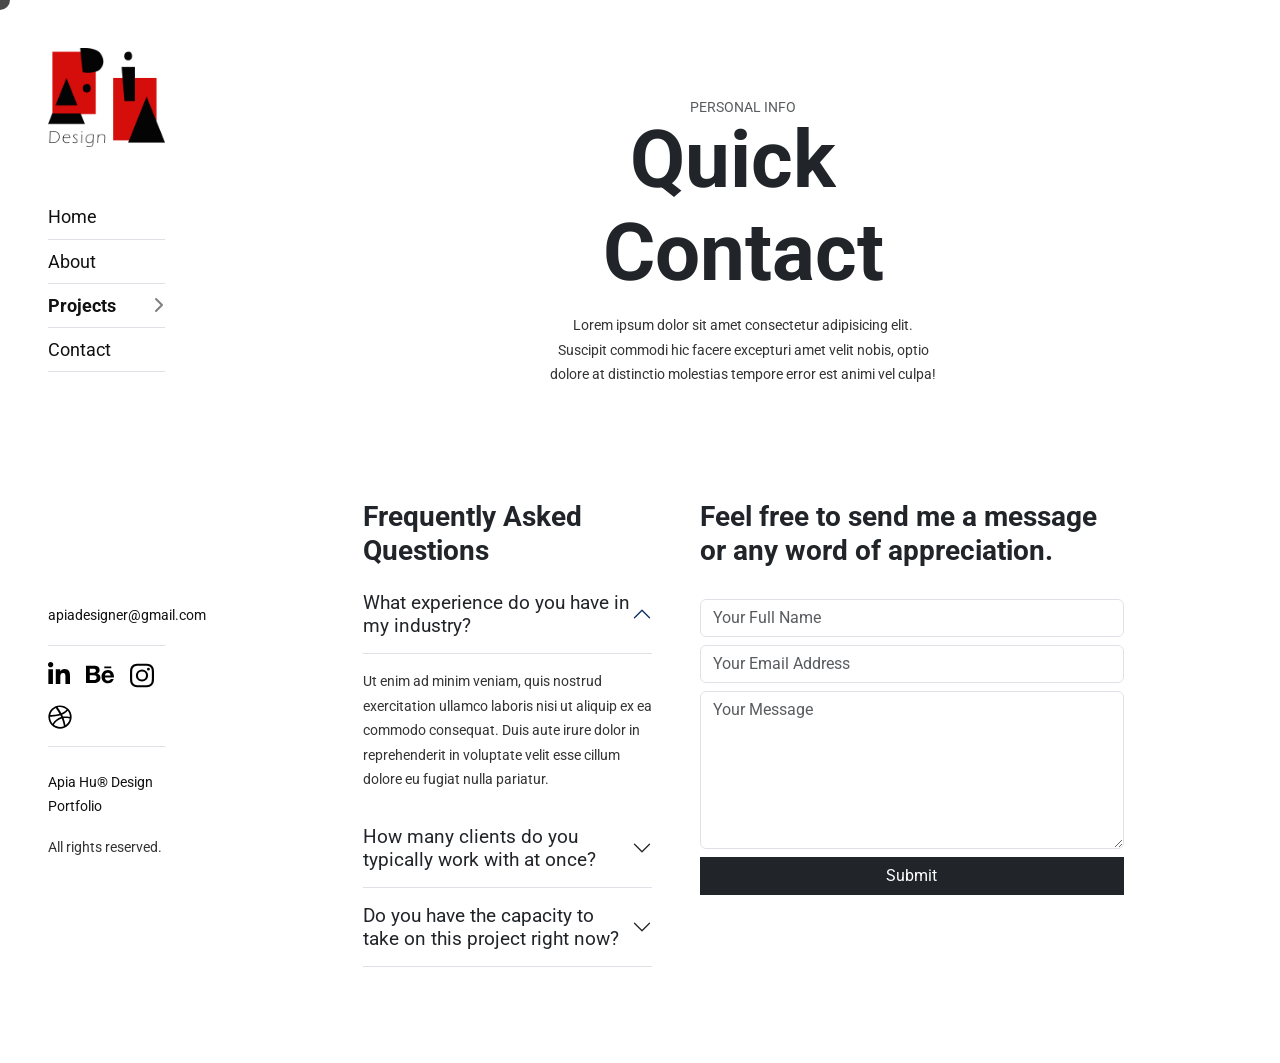
<file: contact.html>
<!DOCTYPE html>
<html lang="en">

<head>
  <script>
    // Runs before first paint: if arriving from a project-link click,
    // add the class that instantly covers the page in red (see
    // html.pt-incoming in style.css) so there's no flash of raw
    // content before js/page-transition.js reveals through it.
    (function () {
      try {
        if (sessionStorage.getItem('ptOrigin')) {
          document.documentElement.classList.add('pt-incoming');
        }
      } catch (e) { /* private mode / storage blocked: no incoming transition */ }
    })();
  </script>
  <title>ApiaHu Design Portfolio</title>
  <link rel="icon" type="image/x-icon" href="favicon.ico">
  <link rel="icon" type="image/png" sizes="32x32" href="images/favicon/favicon-32x32.png">
  <link rel="icon" type="image/png" sizes="16x16" href="images/favicon/favicon-16x16.png">
  <link rel="apple-touch-icon" sizes="180x180" href="images/favicon/apple-touch-icon.png">
  <meta charset="utf-8">
  <meta http-equiv="X-UA-Compatible" content="IE=edge">
  <meta name="viewport" content="width=device-width, initial-scale=1.0">
  <meta name="format-detection" content="telephone=no">
  <meta name="apple-mobile-web-app-capable" content="yes">
  <meta name="author" content="">
  <meta name="keywords" content="">
  <meta name="description" content="">
  <link rel="stylesheet" type="text/css" href="css/vendor.css">
  <link href="https://cdn.jsdelivr.net/npm/bootstrap@5.3.1/dist/css/bootstrap.min.css" rel="stylesheet"
    integrity="sha384-4bw+/aepP/YC94hEpVNVgiZdgIC5+VKNBQNGCHeKRQN+PtmoHDEXuppvnDJzQIu9" crossorigin="anonymous">
  <link rel="stylesheet" type="text/css" href="style.css">

  <link rel="preconnect" href="https://fonts.googleapis.com">
  <link rel="preconnect" href="https://fonts.gstatic.com" crossorigin>
  <link href="https://fonts.googleapis.com/css2?family=Roboto:wght@100;300;400;700;900&display=swap" rel="stylesheet">
</head>

<body class="bg-body homepage post-template" data-bs-spy="scroll" data-bs-target="#header-nav" tabindex="0">
  <svg xmlns="http://www.w3.org/2000/svg" style="display: none;">
    <defs>
      <symbol xmlns="http://www.w3.org/2000/svg" id="calendar" viewBox="0 0 24 24">
        <g fill="none" stroke="currentColor" stroke-linecap="round" stroke-linejoin="round" stroke-width="2">
          <rect width="20" height="18" x="2" y="4" rx="4" />
          <path d="M8 2v4m8-4v4M2 10h20" />
        </g>
      </symbol>
      <symbol xmlns="http://www.w3.org/2000/svg" id="shopping-bag" viewBox="0 0 24 24">
        <g fill="none" stroke="currentColor" stroke-linecap="round" stroke-linejoin="round" stroke-width="2">
          <path
            d="M3.977 9.84A2 2 0 0 1 5.971 8h12.058a2 2 0 0 1 1.994 1.84l.803 10A2 2 0 0 1 18.833 22H5.167a2 2 0 0 1-1.993-2.16l.803-10Z" />
          <path d="M16 11V6a4 4 0 0 0-4-4v0a4 4 0 0 0-4 4v5" />
        </g>
      </symbol>
      <symbol xmlns="http://www.w3.org/2000/svg" id="gift" viewBox="0 0 24 24">
        <g fill="none" stroke="currentColor" stroke-linecap="round" stroke-linejoin="round" stroke-width="2">
          <rect width="18" height="14" x="3" y="8" rx="2" />
          <path d="M12 5a3 3 0 1 0-3 3m6 0a3 3 0 1 0-3-3m0 0v17m9-7H3" />
        </g>
      </symbol>
      <symbol xmlns="http://www.w3.org/2000/svg" id="arrow-cycle" viewBox="0 0 24 24">
        <g fill="none" stroke="currentColor" stroke-linecap="round" stroke-linejoin="round" stroke-width="2">
          <path
            d="M22 12c0 6-4.39 10-9.806 10C7.792 22 4.24 19.665 3 16m-1-4C2 6 6.39 2 11.806 2C16.209 2 19.76 4.335 21 8" />
          <path d="m7 17l-4-1l-1 4M17 7l4 1l1-4" />
        </g>
      </symbol>
      <symbol xmlns="http://www.w3.org/2000/svg" id="link" viewBox="0 0 24 24">
        <path fill="currentColor"
          d="M12 19a1 1 0 1 0-1-1a1 1 0 0 0 1 1Zm5 0a1 1 0 1 0-1-1a1 1 0 0 0 1 1Zm0-4a1 1 0 1 0-1-1a1 1 0 0 0 1 1Zm-5 0a1 1 0 1 0-1-1a1 1 0 0 0 1 1Zm7-12h-1V2a1 1 0 0 0-2 0v1H8V2a1 1 0 0 0-2 0v1H5a3 3 0 0 0-3 3v14a3 3 0 0 0 3 3h14a3 3 0 0 0 3-3V6a3 3 0 0 0-3-3Zm1 17a1 1 0 0 1-1 1H5a1 1 0 0 1-1-1v-9h16Zm0-11H4V6a1 1 0 0 1 1-1h1v1a1 1 0 0 0 2 0V5h8v1a1 1 0 0 0 2 0V5h1a1 1 0 0 1 1 1ZM7 15a1 1 0 1 0-1-1a1 1 0 0 0 1 1Zm0 4a1 1 0 1 0-1-1a1 1 0 0 0 1 1Z" />
      </symbol>
      <symbol xmlns="http://www.w3.org/2000/svg" id="arrow-left" viewBox="0 0 24 24">
        <path fill="currentColor"
          d="M17 11H9.41l3.3-3.29a1 1 0 1 0-1.42-1.42l-5 5a1 1 0 0 0-.21.33a1 1 0 0 0 0 .76a1 1 0 0 0 .21.33l5 5a1 1 0 0 0 1.42 0a1 1 0 0 0 0-1.42L9.41 13H17a1 1 0 0 0 0-2Z" />
      </symbol>
      <symbol xmlns="http://www.w3.org/2000/svg" id="arrow-right" viewBox="0 0 24 24">
        <path fill="currentColor"
          d="M17.92 11.62a1 1 0 0 0-.21-.33l-5-5a1 1 0 0 0-1.42 1.42l3.3 3.29H7a1 1 0 0 0 0 2h7.59l-3.3 3.29a1 1 0 0 0 0 1.42a1 1 0 0 0 1.42 0l5-5a1 1 0 0 0 .21-.33a1 1 0 0 0 0-.76Z" />
      </symbol>
      <symbol xmlns="http://www.w3.org/2000/svg" id="play" viewBox="0 0 24 24">
        <g fill="none" fill-rule="evenodd">
          <path
            d="M24 0v24H0V0h24ZM12.593 23.258l-.011.002l-.071.035l-.02.004l-.014-.004l-.071-.035c-.01-.004-.019-.001-.024.005l-.004.01l-.017.428l.005.02l.01.013l.104.074l.015.004l.012-.004l.104-.074l.012-.016l.004-.017l-.017-.427c-.002-.01-.009-.017-.017-.018Zm.265-.113l-.013.002l-.185.093l-.01.01l-.003.011l.018.43l.005.012l.008.007l.201.093c.012.004.023 0 .029-.008l.004-.014l-.034-.614c-.003-.012-.01-.02-.02-.022Zm-.715.002a.023.023 0 0 0-.027.006l-.006.014l-.034.614c0 .012.007.02.017.024l.015-.002l.201-.093l.01-.008l.004-.011l.017-.43l-.003-.012l-.01-.01l-.184-.092Z" />
          <path fill="currentColor"
            d="M5.669 4.76a1.469 1.469 0 0 1 2.04-1.177c1.062.454 3.442 1.533 6.462 3.276c3.021 1.744 5.146 3.267 6.069 3.958c.788.591.79 1.763.001 2.356c-.914.687-3.013 2.19-6.07 3.956c-3.06 1.766-5.412 2.832-6.464 3.28c-.906.387-1.92-.2-2.038-1.177c-.138-1.142-.396-3.735-.396-7.237c0-3.5.257-6.092.396-7.235Z" />
        </g>
      </symbol>
      <symbol xmlns="http://www.w3.org/2000/svg" id="category" viewBox="0 0 24 24">
        <path fill="currentColor"
          d="M19 5.5h-6.28l-.32-1a3 3 0 0 0-2.84-2H5a3 3 0 0 0-3 3v13a3 3 0 0 0 3 3h14a3 3 0 0 0 3-3v-10a3 3 0 0 0-3-3Zm1 13a1 1 0 0 1-1 1H5a1 1 0 0 1-1-1v-13a1 1 0 0 1 1-1h4.56a1 1 0 0 1 .95.68l.54 1.64a1 1 0 0 0 .95.68h7a1 1 0 0 1 1 1Z" />
      </symbol>
      <symbol xmlns="http://www.w3.org/2000/svg" id="calendar" viewBox="0 0 24 24">
        <path fill="currentColor"
          d="M19 4h-2V3a1 1 0 0 0-2 0v1H9V3a1 1 0 0 0-2 0v1H5a3 3 0 0 0-3 3v12a3 3 0 0 0 3 3h14a3 3 0 0 0 3-3V7a3 3 0 0 0-3-3Zm1 15a1 1 0 0 1-1 1H5a1 1 0 0 1-1-1v-7h16Zm0-9H4V7a1 1 0 0 1 1-1h2v1a1 1 0 0 0 2 0V6h6v1a1 1 0 0 0 2 0V6h2a1 1 0 0 1 1 1Z" />
      </symbol>
      <symbol xmlns="http://www.w3.org/2000/svg" id="heart" viewBox="0 0 24 24">
        <path fill="currentColor"
          d="M20.16 4.61A6.27 6.27 0 0 0 12 4a6.27 6.27 0 0 0-8.16 9.48l7.45 7.45a1 1 0 0 0 1.42 0l7.45-7.45a6.27 6.27 0 0 0 0-8.87Zm-1.41 7.46L12 18.81l-6.75-6.74a4.28 4.28 0 0 1 3-7.3a4.25 4.25 0 0 1 3 1.25a1 1 0 0 0 1.42 0a4.27 4.27 0 0 1 6 6.05Z" />
      </symbol>
      <symbol xmlns="http://www.w3.org/2000/svg" id="plus" viewBox="0 0 24 24">
        <path fill="currentColor"
          d="M19 11h-6V5a1 1 0 0 0-2 0v6H5a1 1 0 0 0 0 2h6v6a1 1 0 0 0 2 0v-6h6a1 1 0 0 0 0-2Z" />
      </symbol>
      <symbol xmlns="http://www.w3.org/2000/svg" id="minus" viewBox="0 0 24 24">
        <path fill="currentColor" d="M19 11H5a1 1 0 0 0 0 2h14a1 1 0 0 0 0-2Z" />
      </symbol>
      <symbol xmlns="http://www.w3.org/2000/svg" id="cart" viewBox="0 0 24 24">
        <path fill="currentColor"
          d="M8.5 19a1.5 1.5 0 1 0 1.5 1.5A1.5 1.5 0 0 0 8.5 19ZM19 16H7a1 1 0 0 1 0-2h8.491a3.013 3.013 0 0 0 2.885-2.176l1.585-5.55A1 1 0 0 0 19 5H6.74a3.007 3.007 0 0 0-2.82-2H3a1 1 0 0 0 0 2h.921a1.005 1.005 0 0 1 .962.725l.155.545v.005l1.641 5.742A3 3 0 0 0 7 18h12a1 1 0 0 0 0-2Zm-1.326-9l-1.22 4.274a1.005 1.005 0 0 1-.963.726H8.754l-.255-.892L7.326 7ZM16.5 19a1.5 1.5 0 1 0 1.5 1.5a1.5 1.5 0 0 0-1.5-1.5Z" />
      </symbol>
      <symbol xmlns="http://www.w3.org/2000/svg" id="check" viewBox="0 0 24 24">
        <path fill="currentColor"
          d="M18.71 7.21a1 1 0 0 0-1.42 0l-7.45 7.46l-3.13-3.14A1 1 0 1 0 5.29 13l3.84 3.84a1 1 0 0 0 1.42 0l8.16-8.16a1 1 0 0 0 0-1.47Z" />
      </symbol>
      <symbol xmlns="http://www.w3.org/2000/svg" id="trash" viewBox="0 0 24 24">
        <path fill="currentColor"
          d="M10 18a1 1 0 0 0 1-1v-6a1 1 0 0 0-2 0v6a1 1 0 0 0 1 1ZM20 6h-4V5a3 3 0 0 0-3-3h-2a3 3 0 0 0-3 3v1H4a1 1 0 0 0 0 2h1v11a3 3 0 0 0 3 3h8a3 3 0 0 0 3-3V8h1a1 1 0 0 0 0-2ZM10 5a1 1 0 0 1 1-1h2a1 1 0 0 1 1 1v1h-4Zm7 14a1 1 0 0 1-1 1H8a1 1 0 0 1-1-1V8h10Zm-3-1a1 1 0 0 0 1-1v-6a1 1 0 0 0-2 0v6a1 1 0 0 0 1 1Z" />
      </symbol>
      <symbol xmlns="http://www.w3.org/2000/svg" id="star-outline" viewBox="0 0 15 15">
        <path fill="none" stroke="currentColor" stroke-linecap="round" stroke-linejoin="round"
          d="M7.5 9.804L5.337 11l.413-2.533L4 6.674l2.418-.37L7.5 4l1.082 2.304l2.418.37l-1.75 1.793L9.663 11L7.5 9.804Z" />
      </symbol>
      <symbol xmlns="http://www.w3.org/2000/svg" id="star-solid" viewBox="0 0 15 15">
        <path fill="currentColor"
          d="M7.953 3.788a.5.5 0 0 0-.906 0L6.08 5.85l-2.154.33a.5.5 0 0 0-.283.843l1.574 1.613l-.373 2.284a.5.5 0 0 0 .736.518l1.92-1.063l1.921 1.063a.5.5 0 0 0 .736-.519l-.373-2.283l1.574-1.613a.5.5 0 0 0-.283-.844L8.921 5.85l-.968-2.062Z" />
      </symbol>
      <symbol xmlns="http://www.w3.org/2000/svg" id="search" viewBox="0 0 24 24">
        <path fill="currentColor"
          d="M21.71 20.29L18 16.61A9 9 0 1 0 16.61 18l3.68 3.68a1 1 0 0 0 1.42 0a1 1 0 0 0 0-1.39ZM11 18a7 7 0 1 1 7-7a7 7 0 0 1-7 7Z" />
      </symbol>
      <symbol xmlns="http://www.w3.org/2000/svg" id="user" viewBox="0 0 24 24">
        <path fill="currentColor"
          d="M15.71 12.71a6 6 0 1 0-7.42 0a10 10 0 0 0-6.22 8.18a1 1 0 0 0 2 .22a8 8 0 0 1 15.9 0a1 1 0 0 0 1 .89h.11a1 1 0 0 0 .88-1.1a10 10 0 0 0-6.25-8.19ZM12 12a4 4 0 1 1 4-4a4 4 0 0 1-4 4Z" />
      </symbol>
      <symbol xmlns="http://www.w3.org/2000/svg" id="close" viewBox="0 0 15 15">
        <path fill="currentColor"
          d="M7.953 3.788a.5.5 0 0 0-.906 0L6.08 5.85l-2.154.33a.5.5 0 0 0-.283.843l1.574 1.613l-.373 2.284a.5.5 0 0 0 .736.518l1.92-1.063l1.921 1.063a.5.5 0 0 0 .736-.519l-.373-2.283l1.574-1.613a.5.5 0 0 0-.283-.844L8.921 5.85l-.968-2.062Z" />
      </symbol>
      <symbol xmlns="http://www.w3.org/2000/svg" id="quote" viewBox="0 0 448 512">
        <path fill="currentColor"
          d="M0 216C0 149.7 53.7 96 120 96h8c17.7 0 32 14.3 32 32s-14.3 32-32 32h-8c-30.9 0-56 25.1-56 56v8h64c35.3 0 64 28.7 64 64v64c0 35.3-28.7 64-64 64H64c-35.3 0-64-28.7-64-64V216zm256 0c0-66.3 53.7-120 120-120h8c17.7 0 32 14.3 32 32s-14.3 32-32 32h-8c-30.9 0-56 25.1-56 56v8h64c35.3 0 64 28.7 64 64v64c0 35.3-28.7 64-64 64h-64c-35.3 0-64-28.7-64-64V216z" />
      </symbol>
      <symbol xmlns="http://www.w3.org/2000/svg" id="folder" viewBox="0 0 18 18" fill="none">
        <path
          d="M14.0946 4.04689H9.56953L9.33895 3.3259C9.18947 2.90285 8.9122 2.53678 8.54555 2.27842C8.1789 2.02006 7.74102 1.8822 7.29258 1.88393H4.00687C3.43356 1.88393 2.88374 2.11181 2.47835 2.51744C2.07296 2.92308 1.84521 3.47324 1.84521 4.04689V13.4197C1.84521 13.9934 2.07296 14.5435 2.47835 14.9492C2.88374 15.3548 3.43356 15.5827 4.00687 15.5827H14.0946C14.6679 15.5827 15.2177 15.3548 15.6231 14.9492C16.0285 14.5435 16.2562 13.9934 16.2562 13.4197V6.20985C16.2562 5.6362 16.0285 5.08604 15.6231 4.68041C15.2177 4.27477 14.6679 4.04689 14.0946 4.04689ZM14.8151 13.4197C14.8151 13.6109 14.7392 13.7943 14.6041 13.9295C14.469 14.0648 14.2857 14.1407 14.0946 14.1407H4.00687C3.81577 14.1407 3.63249 14.0648 3.49736 13.9295C3.36223 13.7943 3.28632 13.6109 3.28632 13.4197V4.04689C3.28632 3.85567 3.36223 3.67229 3.49736 3.53707C3.63249 3.40186 3.81577 3.3259 4.00687 3.3259H7.29258C7.44364 3.32551 7.591 3.37264 7.71384 3.46061C7.83667 3.54859 7.92877 3.67297 7.97711 3.81617L8.3662 4.99859C8.41454 5.1418 8.50664 5.26618 8.62947 5.35415C8.75231 5.44213 8.89967 5.48925 9.05073 5.48886H14.0946C14.2857 5.48886 14.469 5.56483 14.6041 5.70004C14.7392 5.83525 14.8151 6.01863 14.8151 6.20985V13.4197Z"
          fill="black" />
      </symbol>
      <symbol xmlns="http://www.w3.org/2000/svg" id="clock" viewBox="0 0 18 18" fill="none">
        <path
          d="M11.0931 9.19042L9.58134 8.3173V5.12838C9.58134 4.93716 9.50543 4.75377 9.3703 4.61856C9.23517 4.48335 9.05189 4.40739 8.86079 4.40739C8.66969 4.40739 8.48641 4.48335 8.35128 4.61856C8.21615 4.75377 8.14024 4.93716 8.14024 5.12838V8.73331C8.14024 8.85987 8.17354 8.9842 8.23678 9.0938C8.30002 9.2034 8.39098 9.29441 8.50051 9.35769L10.3725 10.4392C10.4545 10.4873 10.5452 10.5186 10.6393 10.5315C10.7335 10.5444 10.8292 10.5385 10.9211 10.5142C11.013 10.4899 11.0991 10.4477 11.1746 10.3899C11.2501 10.3322 11.3134 10.26 11.3609 10.1777C11.4084 10.0953 11.4392 10.0044 11.4515 9.91012C11.4637 9.81583 11.4572 9.72004 11.4323 9.62828C11.4074 9.53652 11.3646 9.45059 11.3064 9.37544C11.2482 9.3003 11.1757 9.23741 11.0931 9.19042ZM8.86079 1.52344C7.43567 1.52344 6.04256 1.94629 4.85762 2.73852C3.67268 3.53075 2.74913 4.65678 2.20376 5.97421C1.6584 7.29165 1.5157 8.74131 1.79373 10.1399C2.07175 11.5385 2.75801 12.8231 3.76572 13.8315C4.77343 14.8398 6.05733 15.5265 7.45506 15.8047C8.8528 16.0828 10.3016 15.9401 11.6182 15.3944C12.9349 14.8487 14.0602 13.9246 14.852 12.7389C15.6437 11.5532 16.0663 10.1593 16.0663 8.73331C16.0642 6.82178 15.3044 4.98914 13.9535 3.63748C12.6027 2.28582 10.7712 1.52554 8.86079 1.52344ZM8.86079 14.5012C7.7207 14.5012 6.60621 14.1629 5.65826 13.5291C4.7103 12.8954 3.97146 11.9945 3.53517 10.9406C3.09887 9.88665 2.98472 8.72691 3.20714 7.60805C3.42956 6.48919 3.97857 5.46145 4.78474 4.65479C5.5909 3.84814 6.61802 3.2988 7.73621 3.07624C8.8544 2.85369 10.0134 2.96791 11.0667 3.40447C12.12 3.84103 13.0203 4.58031 13.6537 5.52884C14.2871 6.47737 14.6252 7.59253 14.6252 8.73331C14.6233 10.2625 14.0154 11.7284 12.9347 12.8097C11.8541 13.891 10.389 14.4993 8.86079 14.5012Z"
          fill="black" />
      </symbol>
    </defs>
  </svg>

  <a class="menu-btn"><span></span></a>

  <div class="container-fluid overflow-hidden">

    <header id="header-nav" class="col-lg-2 position-fixed px-5 bg-white h-100">
      <div class="header-wrap d-flex flex-column justify-content-between h-100">
        <div class="navigation">
          <div class="site-logo mt-5">
            <a href=http://apiadesigner.com>
              <img src="images/main-logo.png" alt="logo" class="img-fluid">
            </a>
          </div>

          <nav id="one-page-menu" class="vertical-menu my-5">
            <ul class="menu-list list-unstyled">
              <li><a href="index.html" class="nav-link">Home</a></li>
              <li><a href="About.html" class="nav-link">About</a></li>
              <li>
				<a class="nav-link btn-toggle d-flex justify-content-between align-items-center fw-bold collapsed"
				  data-bs-toggle="collapse" data-bs-target="#pages-collapse" aria-expanded="false">
				  Projects
				</a>
                <div id="pages-collapse" class="collapse">
                  <ul class="list-unstyled py-3">
                    <li>
                      <a href="portfolio-masonry.html" class="fw-bold">All Projects</a>
                    </li>
                    <li>
                      <a href="single-project-desliz-faucet.html">Desliz Faucet<span class="badge bg-primary">HOT</span></a>
                    </li>
                    <li>
                      <a href="single-project.html">LOHO Betalnut Series<span class="badge bg-primary">NEW</span></a>
                    </li>
                    <li>
                      <a href="single-project.html">Search Travel System<span class="badge bg-primary">HOT</span></a>
                    </li>
                    <li>
                      <a href="single-project-mr-shower-tray.html">MR Shower Tray</a>
                    </li>
                    <li>
                      <a href="single-project.html">MG Sliding Door</a>
                    </li>
                    <li>
                      <a href="single-project.html">Gouzai Suprise Box</a>
                    </li>
                    <li>
                      <a href="single-project-logitech-pc-mouse.html">Logitech PC Mouse</a>
                    </li>
                  </ul>
                </div>
              </li>
              <li><a href="contact.html" class="nav-link">Contact</a></li>
            </ul>
          </nav>
        </div>
        <div class="mt-5">
          <div class="email-links">
            <a href="mailto:apiadesigner@gmail.com" class="py-3 my-3 border-bottom d-flex">apiadesigner@gmail.com</a>
          </div>
          <ul class="list-unstyled d-flex justify-content-start flex-wrap gap-3">
           <li><a href="https://es.linkedin.com/in/apiahudesigner/en" target="_blank"><img src="images/linkedin.svg" width="22"></a></li>
           <li><a href="https://www.behance.net/apiahudesign?locale=es_ES" target="_blank"><img src="images/behance.svg" width="28"></a></li>
           <li><a href="https://www.instagram.com/apiadesigner"><img src="images/instagram.svg" width="24"></a></li>
           <li><a href="https://www.dribbble.com/apiadesigner" target="_blank"><img src="images/dribbble.svg" width="24"></a></li>
          </ul>
          <div class="py-4 border-top">
            <p><a href="https://apiadesigner.com" target="_blank">Apia Hu® Design Portfolio</a></p>
            <p>All rights reserved.</p>
          </div>
        </div>
      </div>
    </header>
	  
    <main class="col-lg-10 offset-lg-2">
      <div class="container">

        <div class="justify-content-center px-1 mx-1 px-xl-5 mx-xl-5">

          <div class="row">
            <div class="col-lg-6 offset-md-3 mt-5 pt-5" data-aos="fade-up">
              <div class="section-header text-center">
                <span class="text-muted text-uppercase">Personal Info</span>
                <h1 class="display-1 txt-fx slide-up lh-1">Quick Contact</h1>
                <p>Lorem ipsum dolor sit amet consectetur adipisicing elit. Suscipit commodi hic facere
                  excepturi amet velit nobis, optio dolore at distinctio molestias tempore error est animi vel
                  culpa!</p>
              </div><!--section-header-->
            </div>
          </div>

          <section id="contact" class="my-5 py-5" data-aos="fade-up">
            <div class="container">
              <div class="row g-5">
                <div class="col-lg-5">
                  <h3>Frequently Asked Questions</h3>
                  <div class="accordion" id="accordionExample2">
                    <div class="accordion-item">
                      <h2 class="accordion-header" id="headingOne">
                        <button class="accordion-button" type="button" data-bs-toggle="collapse"
                          data-bs-target="#accordion-collapse1" aria-expanded="true"
                          aria-controls="accordion-collapse1">
                          What experience do you have in my industry?
                        </button>
                      </h2>
                      <div id="accordion-collapse1" class="accordion-collapse collapse show"
                        aria-labelledby="headingOne" data-bs-parent="#accordionExample2">
                        <div class="accordion-body">
                          Ut enim ad minim veniam,
                          quis nostrud exercitation ullamco laboris nisi ut aliquip ex ea commodo consequat. Duis aute
                          irure dolor in reprehenderit in voluptate velit esse cillum dolore eu fugiat nulla pariatur.
                        </div>
                      </div>
                    </div>
                    <div class="accordion-item">
                      <h2 class="accordion-header" id="headingTwo">
                        <button class="accordion-button collapsed" type="button" data-bs-toggle="collapse"
                          data-bs-target="#accordion-collapse2" aria-expanded="false"
                          aria-controls="accordion-collapse2">
                          How many clients do you typically work with at once?
                        </button>
                      </h2>
                      <div id="accordion-collapse2" class="accordion-collapse collapse" aria-labelledby="headingTwo"
                        data-bs-parent="#accordionExample2">
                        <div class="accordion-body">
                          Ut enim ad minim veniam,
                          quis nostrud exercitation ullamco laboris nisi ut aliquip ex ea commodo consequat. Duis aute
                          irure dolor in reprehenderit in voluptate velit esse cillum dolore eu fugiat nulla pariatur.
                        </div>
                      </div>
                    </div>
                    <div class="accordion-item">
                      <h2 class="accordion-header" id="headingThree">
                        <button class="accordion-button collapsed" type="button" data-bs-toggle="collapse"
                          data-bs-target="#accordion-collapse3" aria-expanded="false"
                          aria-controls="accordion-collapse3">
                          Do you have the capacity to take on this project right now?
                        </button>
                      </h2>
                      <div id="accordion-collapse3" class="accordion-collapse collapse" aria-labelledby="headingThree"
                        data-bs-parent="#accordionExample2">
                        <div class="accordion-body">
                          Ut enim ad minim veniam,
                          quis nostrud exercitation ullamco laboris nisi ut aliquip ex ea commodo consequat. Duis aute
                          irure dolor in reprehenderit in voluptate velit esse cillum dolore eu fugiat nulla pariatur.
                        </div>
                      </div>
                    </div>
                  </div>
                </div>

                <div class="col-lg-7">
                  <div class="right-content">

                    <div class="element-header align-right" data-aos="fade-up">
                      <h3>Feel free to send me a message or any word of appreciation.</h3>
                    </div>
                    
                    <div class="contact-form py-4" data-aos="fade-up" data-aos-delay="100">
                      <form id="form" class="form-group">
                        <div class="pb-2"><input type="text" name="name" placeholder="Your Full Name"
                            class="form-control">
                        </div>
                        <div class="pb-2"><input type="text" name="address" placeholder="Your Email Address"
                            class="form-control"></div>
                        <div class="pb-2"><textarea placeholder="Your Message" rows="6" class="form-control"></textarea></div>
                        <button type="submit" name="submit" class="btn btn-dark w-100 btn-rounded">Submit</button>
                      </form>
                    </div>
                  </div>
                </div>

              </div>
            </div>
          </section>

        </div>

      </div>
    </main>

  </div>

  <script src="js/jquery-1.11.0.min.js"></script>
  <script src="https://cdn.jsdelivr.net/npm/bootstrap@5.3.1/dist/js/bootstrap.bundle.min.js"
    integrity="sha384-HwwvtgBNo3bZJJLYd8oVXjrBZt8cqVSpeBNS5n7C8IVInixGAoxmnlMuBnhbgrkm"
    crossorigin="anonymous"></script>
  <script src="js/plugins.js"></script>
  <script src="js/script.js"></script>
  <script src="js/cursor.js"></script>
  <script src="js/page-transition.js"></script>
</body>

</html>
</file>
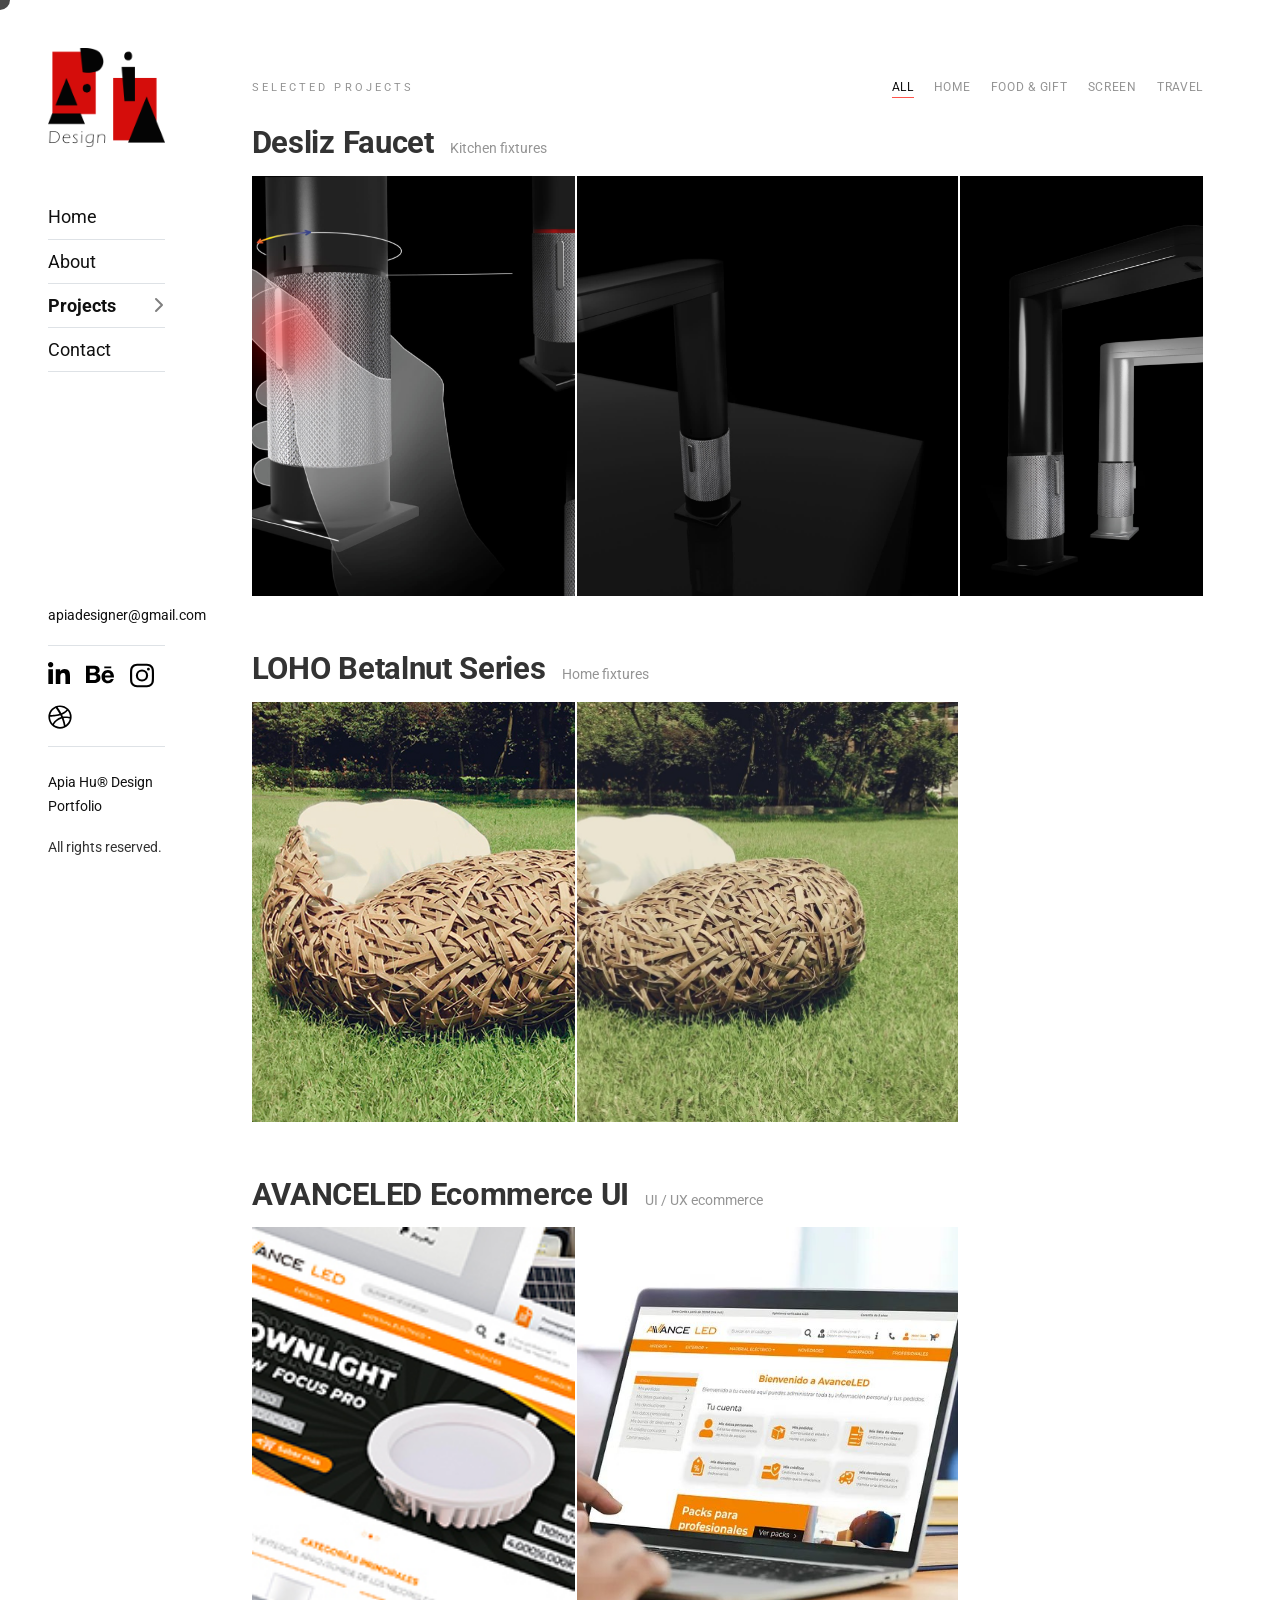
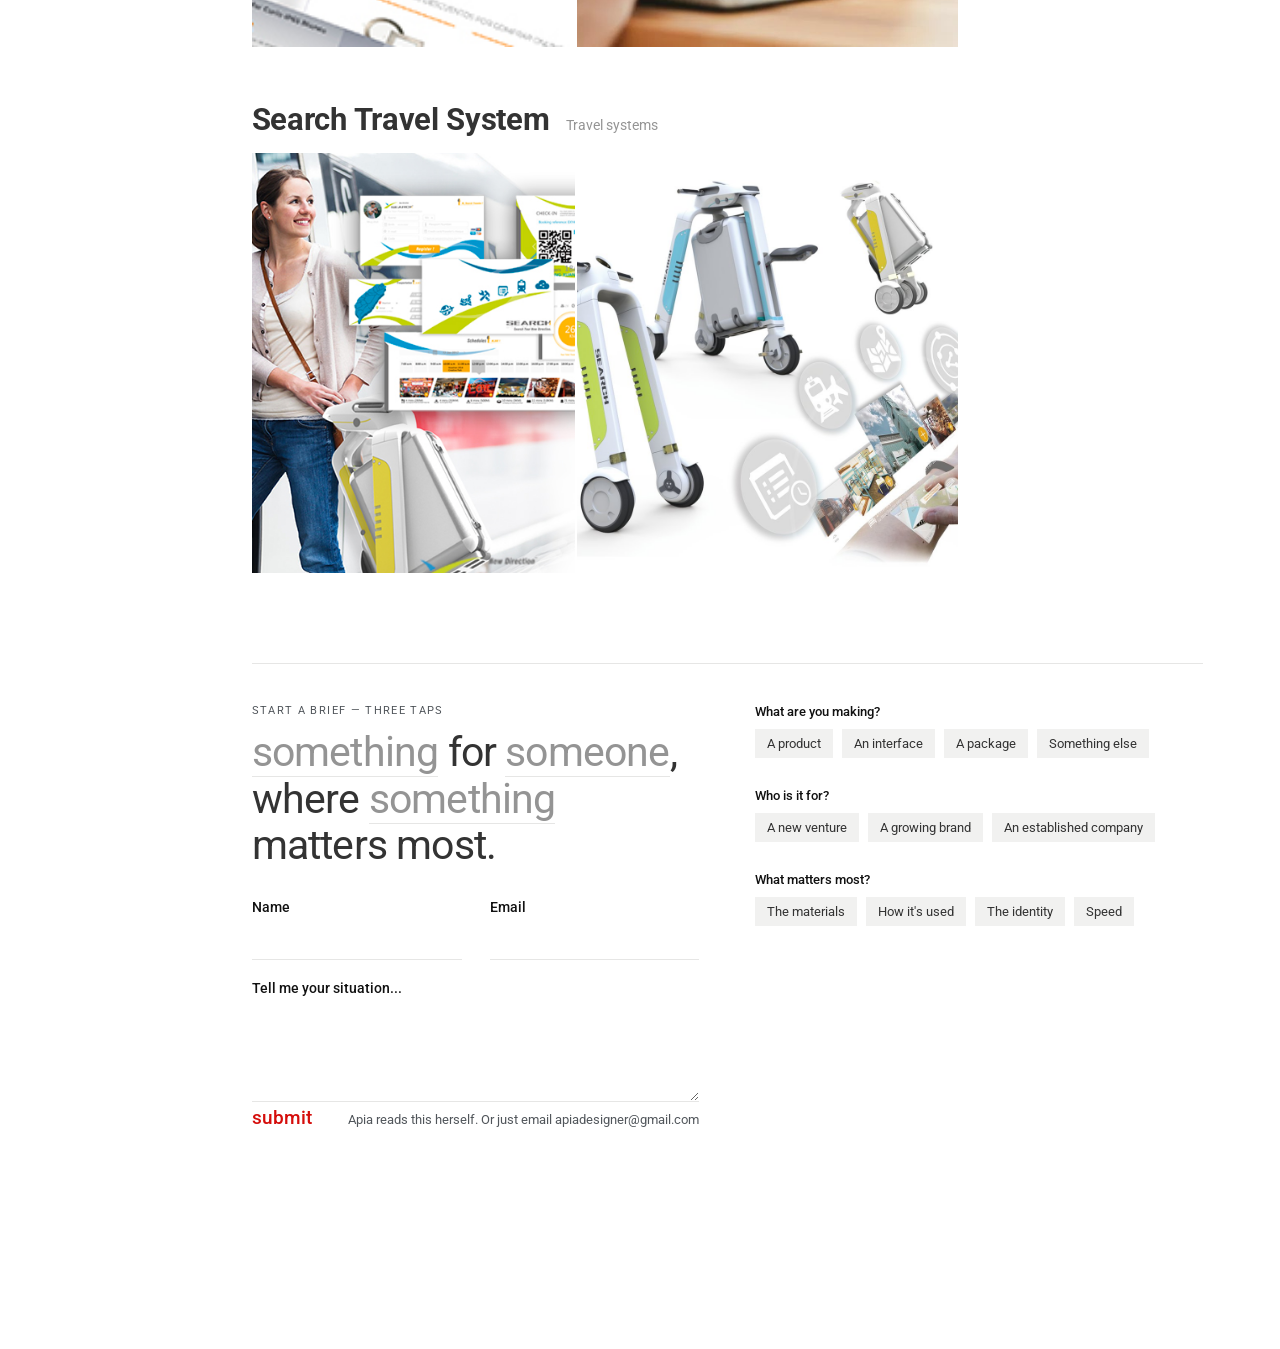
<file: portfolio-masonry.html>
<!DOCTYPE html>
<html lang="en">

<head>
  <title>Projects — ApiaHu Design Portfolio</title>
  <link rel="icon" type="image/x-icon" href="favicon.ico">
  <link rel="icon" type="image/png" sizes="32x32" href="images/favicon/favicon-32x32.png">
  <link rel="icon" type="image/png" sizes="16x16" href="images/favicon/favicon-16x16.png">
  <link rel="apple-touch-icon" sizes="180x180" href="images/favicon/apple-touch-icon.png">
  <script>
    // Runs before the overlay is even parsed, so repeat visits within this
    // browser tab skip straight to the page with no animation flash.
    (function () {
      try {
        if (sessionStorage.getItem('introPlayed') === '1') {
          document.documentElement.classList.add('intro-seen');
        }
      } catch (e) { /* private mode / storage blocked: intro will just play again */ }
    })();
  </script>
  <script>
    // Runs before first paint: if arriving from a project-link click,
    // add the class that instantly covers the page in red (see
    // html.pt-incoming in style.css) so there's no flash of raw
    // content before js/page-transition.js reveals through it.
    (function () {
      try {
        if (sessionStorage.getItem('ptOrigin')) {
          document.documentElement.classList.add('pt-incoming');
        }
      } catch (e) { /* private mode / storage blocked: no incoming transition */ }
    })();
  </script>
  <meta charset="utf-8">
  <meta http-equiv="X-UA-Compatible" content="IE=edge">
  <meta name="viewport" content="width=device-width, initial-scale=1.0, viewport-fit=cover">
  <meta name="format-detection" content="telephone=no">
  <meta name="apple-mobile-web-app-capable" content="yes">
  <meta name="author" content="">
  <meta name="keywords" content="">
  <meta name="description" content="Selected industrial, product, packaging and UI design projects by Apia Hu.">
  <link rel="stylesheet" type="text/css" href="css/vendor.css">
  <link href="https://cdn.jsdelivr.net/npm/bootstrap@5.3.1/dist/css/bootstrap.min.css" rel="stylesheet"
    integrity="sha384-4bw+/aepP/YC94hEpVNVgiZdgIC5+VKNBQNGCHeKRQN+PtmoHDEXuppvnDJzQIu9" crossorigin="anonymous">
  <link rel="stylesheet" type="text/css" href="style.css">
  <link rel="stylesheet" type="text/css" href="css/intro.css">

  <link rel="preconnect" href="https://fonts.googleapis.com">
  <link rel="preconnect" href="https://fonts.gstatic.com" crossorigin>
  <link href="https://fonts.googleapis.com/css2?family=Roboto:wght@100;300;400;700;900&display=swap" rel="stylesheet">
  <link href="https://fonts.googleapis.com/css2?family=Inter:wght@300;400;500;600;700&display=swap" rel="stylesheet">
<style>
  @keyframes slotIn{from{opacity:0;transform:translateY(.22em)}to{opacity:1;transform:none}}
  @keyframes matchIn{from{opacity:0;transform:translateY(12px)}to{opacity:1;transform:none}}
:root {--primary:#d50d0b;
    --primary-dark:#a80a09;
    --secondary:#FBE4E3;
    --black:#111111;
    --white:#FFFFFF;
    --dark:#212529;
    --gray:#949494;
    --gray-dark:#51565b;
    --body:#333333;
    --line:#e6e6e5;
    --radius:0;}
/*dark*/ :root[data-theme="dark"] {--white:#111111; --black:#f1f1f0; --dark:#f1f1f0; --body:#cfcfcd;
    --line:#2a2a29; --secondary:#3a1f1e;}
/* ===== contact — brief builder: sentence left, taps right ===== */
  .contact {padding:70px 0 90px;
    border-top:1px solid var(--line);
    margin-top:20px;
    display:grid;
    grid-template-columns:1fr 1.1fr;
    gap:44px;
    opacity:0;
    transform:translateY(24px);
    transition:opacity .8s ease, transform .8s ease;}
.contact.in-view {opacity:1;transform:translateY(0);}
.contact {grid-template-columns:1fr;gap:36px;}
.brief-label {font-size:0.7rem;
    letter-spacing:0.12em;
    text-transform:uppercase;
    color:var(--gray-dark);
    margin:0 0 18px;}
.brief-line {font-size:clamp(30px,4vw,56px);
    line-height:1.12;
    letter-spacing:-0.02em;
    color:var(--black);
    margin:0;}
.slot {transition:color .3s ease;}
.slot.empty {color:var(--gray);border-bottom:1px solid var(--line);}
.slot.filled {color:var(--primary);}
.slot .swap {display:inline-block;animation:slotIn .4s cubic-bezier(.2,.9,.25,1);}
.field {margin-bottom:14px;}
.field label {display:block;
    font-size:14px;
    font-weight:500;
    color:var(--black);
    margin-bottom:8px;}
.pills {display:flex;flex-wrap:wrap;gap:8px;}
.pill {font-size:13px;
    font-family:'Roboto',sans-serif;
    padding:9px 14px;
    border:none;
    border-radius:var(--radius);
    background:#f1f1f0;
    color:var(--body);
    cursor:pointer;
    white-space:nowrap;
    flex:0 0 auto;
    transition:background .2s ease, color .2s ease;}
.pill:hover {background:#e6e5e3;}
.pill.active {background:var(--primary);color:#fff;}
/* closest work, answered after the third tap */
  .brief-match {margin-top:22px;
    opacity:0;
    transform:translateY(14px);
    pointer-events:none;
    height:0;
    overflow:hidden;
    transition:opacity .5s ease, transform .6s cubic-bezier(.2,.8,.2,1);}
.brief-match.on {opacity:1;transform:none;pointer-events:auto;height:auto;overflow:visible;}
.brief-match h4 {font-size:0.7rem;
    font-weight:400;
    letter-spacing:0.12em;
    text-transform:uppercase;
    color:var(--gray-dark);
    margin:0 0 12px;}
.match-row {display:grid;
    grid-template-columns:repeat(auto-fit,minmax(130px,1fr));
    gap:14px;}
.match-card {display:block;
    text-decoration:none;
    color:inherit;
    opacity:0;
    transform:translateY(12px);
    animation:matchIn .55s cubic-bezier(.2,.8,.2,1) forwards;}
.match-card:nth-child(2) {animation-delay:.07s;}
.match-card:nth-child(3) {animation-delay:.14s;}
.match-card .shot {display:block;
    position:relative;
    aspect-ratio:4/5;
    overflow:hidden;
    border:1px solid var(--line);}
.match-card .shot img,
  .match-card .shot .shot-color {width:100%;
    height:100%;
    display:block;
    object-fit:cover;
    transition:transform .8s cubic-bezier(.2,.8,.2,1);}
.match-card:hover .shot img,
  .match-card:hover .shot .shot-color {transform:scale(1.05);}
.match-card i {display:block;
    margin-top:8px;
    font-size:0.7rem;
    font-style:normal;
    letter-spacing:0.12em;
    text-transform:uppercase;
    color:rgba(34,34,34,0.6);}
.match-card b {display:block;
    margin-top:2px;
    font-size:14px;
    font-weight:500;
    color:var(--black);}
.brief-out {margin-top:20px;}
.brief-go {display:inline-flex;
    align-items:baseline;
    gap:12px;
    font-size:22px;
    font-weight:500;
    color:var(--primary);
    text-decoration:none;
    opacity:0;
    transform:translateY(10px);
    pointer-events:none;
    transition:opacity .4s ease, transform .5s cubic-bezier(.2,.8,.2,1);}
.brief-go.on {opacity:1;transform:none;pointer-events:auto;}
.brief-go:hover {opacity:.75;}
.brief-reset {margin-left:18px;
    font-family:'Roboto',sans-serif;
    font-size:12.5px;
    color:var(--gray-dark);
    background:none;
    border:0;
    border-bottom:1px solid var(--line);
    padding:0;
    cursor:pointer;
    opacity:0;
    pointer-events:none;
    transition:opacity .4s ease;}
.brief-reset.on {opacity:1;pointer-events:auto;}
.brief-note {margin:10px 0 0;
    font-size:12.5px;
    color:var(--gray-dark);}
.brief-note a {color:var(--gray-dark);}
.service-visual .overlay,.service-visual .description,.pill,.tag[data-project],
    .match-card .shot img,.match-card .shot .shot-color {transition:none;}
.slot .swap,.match-card {animation:none;opacity:1;transform:none;}

/* ---------- page layout: sits beside the site's fixed sidebar (col-lg-2) ---------- */
body{background:#fff}
.main{margin-left:16.6667%;min-width:0;padding:0 10vw;
  color:#333;font-family:'Roboto',Verdana,sans-serif;font-size:16px;line-height:normal}
.main{padding-top:64px !important}
@media(max-width:991px){.main{margin-left:0;padding:72px 7vw 0}}
/* the site's global heading / link / paragraph rules shouldn't reshape this page */
.main :is(h1,h2,h3,h4,h5,h6){font-family:inherit;font-weight:400;color:inherit}
.main a{text-decoration:none}
.main p{margin:0}
.main img{max-width:none}
  /* ---------- contact form (below the brief) ---------- */
  .cf{max-width:1000px;margin:0 auto 120px;padding-top:10px}
  .cf-grid{display:grid;grid-template-columns:1fr 1fr;gap:40px 36px}
  .cf-field label{display:block;font-size:14px;font-weight:500;color:#111;margin-bottom:10px}
  .cf-field input{width:100%;border:0;border-bottom:1px solid #e6e6e5;background:transparent;
    font:inherit;font-size:15px;color:#111;padding:8px 0 14px;outline:none;transition:border-color .3s}
  .cf-field input:focus,.cf-field textarea:focus{border-bottom-color:#111}
  .cf-full{grid-column:1 / -1}
  .cf-field textarea{width:100%;min-height:150px;border:0;border-bottom:1px solid #e6e6e5;background:transparent;
    font:inherit;font-size:15px;color:#111;padding:8px 0 14px;outline:none;resize:vertical;transition:border-color .3s}
  .cf-out{display:flex;justify-content:space-between;align-items:baseline;gap:24px;flex-wrap:wrap;margin-top:28px}
  .cf-submit{font:inherit;font-size:22px;font-weight:500;color:#d50d0b;background:none;border:0;padding:0;cursor:pointer}
  .cf-submit:hover{opacity:.75}
  .cf-note{margin:0;font-size:12.5px;color:#51565b}
  .cf-note a{color:#51565b}
  .cf-msg{font-size:13px;color:#51565b;margin-top:14px;min-height:18px}
  @media (max-width:820px){ .cf-grid{grid-template-columns:1fr} }
  /* compact presentation: tighter vertical rhythm for the brief + form */
  .contact{padding:40px 0 20px !important;margin-top:0 !important;gap:20px !important;max-width:1000px !important}
  .brief-label{margin:0 0 12px !important}
  .brief-line{font-size:clamp(26px,3.2vw,44px) !important;line-height:1.14 !important}
  .field{margin-bottom:10px !important}
  .field label{margin-bottom:6px !important;font-size:13px !important}
  .pills{gap:6px !important}
  .pill{padding:7px 12px !important;font-size:12.5px !important}
  .brief-match{margin-top:14px !important}
  .brief-match h4{margin-bottom:8px !important}
  .match-row{gap:10px !important}
  .match-card .shot{aspect-ratio:4/3 !important}
  .brief-out{margin-top:12px !important}
  .brief-go{font-size:19px !important}
  .cf{margin:0 auto 60px !important;padding-top:0 !important}
  .cf-grid{gap:20px 28px !important}
  .cf-field input{padding:6px 0 10px !important}
  .cf-field textarea{min-height:96px !important;padding:6px 0 10px !important}
  .cf-out{margin-top:18px !important}
  .cf-submit{font-size:19px !important}
  .main{padding:0 8vw !important}
  .demo-note{padding-top:16px !important}

  /* two columns: title + form on the left, the three questions on the right */
  #brief{display:grid !important;grid-template-columns:minmax(0,1fr) minmax(0,1fr) !important;gap:56px !important;align-items:start !important}
  #brief .brief-form{margin-top:30px}
  #brief .cf-grid{grid-template-columns:1fr 1fr !important}
  #brief .cf-full{grid-column:1 / -1}
  @media (max-width:900px){ #brief{grid-template-columns:1fr !important;gap:40px !important} }

  /* right column: a little more air between the option rows, cards and the action */
  #brief .contact-form .field{margin-bottom:22px !important}
  #brief .contact-form .field:last-of-type{margin-bottom:0 !important}
  #brief .contact-form .field label{margin-bottom:10px !important}
  #brief .contact-form .pills{gap:9px !important}
  #brief .contact-form .brief-match{margin-top:30px !important}
  #brief .contact-form .brief-match h4{margin-bottom:12px !important}
  #brief .contact-form .match-row{gap:14px !important}
  #brief .contact-form .brief-out{margin-top:26px !important}

  /* bottoms of both columns line up: the brief link sits level with the form note */
  #brief{align-items:stretch !important}
  #brief .brief-left{display:flex !important;flex-direction:column !important}
  #brief .brief-form{flex:1 !important;display:flex !important;flex-direction:column !important;position:relative}
  #brief .brief-form form{flex:1 !important;display:flex !important;flex-direction:column !important}
  #brief .cf-out{margin-top:auto !important}
  #brief .cf-msg{position:absolute;left:0;right:0;top:100%;margin:6px 0 0 !important;min-height:0 !important}
  #brief .contact-form{display:flex !important;flex-direction:column !important}
  #brief .contact-form .brief-out{margin-top:auto !important;padding-top:0 !important;align-items:flex-end !important}
  /* a little more space between the right-column elements */
  #brief .contact-form .field{margin-bottom:30px !important}
  #brief .contact-form .brief-match{margin-top:12px !important}
  #brief .contact-form .brief-match h4{margin-bottom:14px !important}
  #brief .contact-form .match-row{margin-bottom:0 !important}

  /* brief section: reduce the left margin, let it use the available width */
  .main{padding-left:3vw !important;padding-right:6vw !important}
  #brief{max-width:none !important;margin:0 !important}
  .demo-note{padding-left:0 !important}

  /* selected projects: same photo strip as the single project pages */
  .works{margin:0 0 90px}
  .works-label{font-size:11px;letter-spacing:.28em;text-transform:uppercase;color:#949494;margin:0 0 28px}
  .work-row{margin-bottom:56px}
  .work-meta{display:flex;align-items:baseline;gap:12px;margin-bottom:12px;font-size:13px;color:#111}
  .work-meta b{font-weight:700}
  .work-meta span{color:#949494}
  .project-photos{display:flex;gap:2px;overflow-x:auto;scrollbar-width:none;background:#fff}
  .project-photos::-webkit-scrollbar{display:none}
  .project-photos .photo{flex:0 0 44%;height:300px;flex-shrink:0}
  .project-photos .photo:nth-child(4n+2){flex-basis:62%}
  .project-photos .photo:nth-child(4n+3){flex-basis:26%}
  .project-photos .photo:nth-child(4n+4){flex-basis:50%}
  @media (max-width:900px){
    .project-photos .photo,.project-photos .photo:nth-child(n){flex-basis:82%;height:240px}
  }

  /* bigger project titles above each strip */
  .work-meta{font-size:15px !important;margin-bottom:16px !important;gap:16px !important}
  .work-meta b{font-size:clamp(22px,2.4vw,32px) !important;font-weight:700 !important;letter-spacing:-.01em;line-height:1.1}
  .work-meta span{font-size:14px !important}

  /* strips: hover + wheel scrolls sideways, drag works too, click opens the project */
  .project-photos{cursor:grab;user-select:none;-webkit-user-select:none}
  .project-photos:active{cursor:grabbing}
  .work-meta{text-decoration:none;color:inherit;cursor:pointer}
  .work-meta:hover b{color:#FF534A}
  .work-meta b{transition:color .25s}
  /* bigger project photo strips */
  .project-photos .photo, .project-photos .photo:nth-child(4n+2), .project-photos .photo:nth-child(4n+3), .project-photos .photo:nth-child(4n+4){height:420px !important}
  @media (max-width:900px){ .project-photos .photo, .project-photos .photo:nth-child(n){height:300px !important} }

  /* more space between the closest-work cards and the brief link */
  #brief .contact-form .brief-match{margin-bottom:44px !important}
  #brief .contact-form .brief-out{margin-top:auto !important}

  /* leave the third photo partly visible so the strip reads as scrollable */
  .project-photos .photo{flex-basis:34% !important}
  .project-photos .photo:nth-child(4n+2){flex-basis:40% !important}
  .project-photos .photo:nth-child(4n+3){flex-basis:34% !important}
  .project-photos .photo:nth-child(4n+4){flex-basis:50% !important}
  @media (max-width:900px){ .project-photos .photo,.project-photos .photo:nth-child(n){flex-basis:82% !important} }

  /* scenario filters on the same line as "Selected projects" */
  .works-head{display:flex;justify-content:space-between;align-items:baseline;gap:24px;flex-wrap:wrap;margin:0 0 28px}
  .works{padding-top:80px}
  .works-head .works-label{margin:0 !important}
  .scenes{display:flex;gap:20px;flex-wrap:wrap}
  .scenes button{background:none !important;border:0;border-bottom:1px solid transparent;padding:0 0 3px;
    font:inherit;font-size:12px;letter-spacing:.06em;text-transform:uppercase;color:#949494 !important;cursor:pointer;
    transition:color .25s,border-color .25s}
  .scenes button:hover{color:#111 !important}
  .scenes button.on{color:#111 !important;border-bottom-color:#FF534A}
  .work-row{transition:opacity .35s ease}
  .work-row.is-hidden{display:none}

  /* more white space at the bottom of the page */
  .main{padding-bottom:200px !important}
  #brief{margin-bottom:0 !important}

/* strips are links: no native image ghost-drag, fill the photo like the project pages */
.project-photos{display:flex;text-decoration:none;color:inherit}
.project-photos .photo img{-webkit-user-drag:none}
/* text-style buttons keep their look on hover (the site-wide red hover is for real buttons) */
.scenes button:hover{border-bottom-color:transparent !important}
.scenes button.on:hover{border-bottom-color:#FF534A !important}
.cf-submit:hover{background:none !important;border-color:transparent !important;color:#d50d0b !important}
.brief-reset:hover{background:none !important;color:var(--gray-dark) !important;border-color:var(--line) !important}

/* mobile order inside the brief: sentence, then the tags, then the form */
@media (max-width:900px){
  #brief{display:flex !important;flex-direction:column !important;gap:0 !important}
  #brief .brief-left{display:contents !important}
  #brief .brief-label{order:1}
  #brief .brief-line{order:2}
  #brief .contact-form{order:3;margin-top:28px}
  #brief .brief-form{order:4;margin-top:36px !important}
}
</style>
</head>
<body id="projects-page" class="homepage">
<svg xmlns="http://www.w3.org/2000/svg" style="display: none;">
    <defs>
      <symbol xmlns="http://www.w3.org/2000/svg" id="calendar" viewBox="0 0 24 24">
        <g fill="none" stroke="currentColor" stroke-linecap="round" stroke-linejoin="round" stroke-width="2">
          <rect width="20" height="18" x="2" y="4" rx="4" />
          <path d="M8 2v4m8-4v4M2 10h20" />
        </g>
      </symbol>
      <symbol xmlns="http://www.w3.org/2000/svg" id="shopping-bag" viewBox="0 0 24 24">
        <g fill="none" stroke="currentColor" stroke-linecap="round" stroke-linejoin="round" stroke-width="2">
          <path
            d="M3.977 9.84A2 2 0 0 1 5.971 8h12.058a2 2 0 0 1 1.994 1.84l.803 10A2 2 0 0 1 18.833 22H5.167a2 2 0 0 1-1.993-2.16l.803-10Z" />
          <path d="M16 11V6a4 4 0 0 0-4-4v0a4 4 0 0 0-4 4v5" />
        </g>
      </symbol>
      <symbol xmlns="http://www.w3.org/2000/svg" id="gift" viewBox="0 0 24 24">
        <g fill="none" stroke="currentColor" stroke-linecap="round" stroke-linejoin="round" stroke-width="2">
          <rect width="18" height="14" x="3" y="8" rx="2" />
          <path d="M12 5a3 3 0 1 0-3 3m6 0a3 3 0 1 0-3-3m0 0v17m9-7H3" />
        </g>
      </symbol>
      <symbol xmlns="http://www.w3.org/2000/svg" id="arrow-cycle" viewBox="0 0 24 24">
        <g fill="none" stroke="currentColor" stroke-linecap="round" stroke-linejoin="round" stroke-width="2">
          <path
            d="M22 12c0 6-4.39 10-9.806 10C7.792 22 4.24 19.665 3 16m-1-4C2 6 6.39 2 11.806 2C16.209 2 19.76 4.335 21 8" />
          <path d="m7 17l-4-1l-1 4M17 7l4 1l1-4" />
        </g>
      </symbol>
      <symbol xmlns="http://www.w3.org/2000/svg" id="link" viewBox="0 0 24 24">
        <path fill="currentColor"
          d="M12 19a1 1 0 1 0-1-1a1 1 0 0 0 1 1Zm5 0a1 1 0 1 0-1-1a1 1 0 0 0 1 1Zm0-4a1 1 0 1 0-1-1a1 1 0 0 0 1 1Zm-5 0a1 1 0 1 0-1-1a1 1 0 0 0 1 1Zm7-12h-1V2a1 1 0 0 0-2 0v1H8V2a1 1 0 0 0-2 0v1H5a3 3 0 0 0-3 3v14a3 3 0 0 0 3 3h14a3 3 0 0 0 3-3V6a3 3 0 0 0-3-3Zm1 17a1 1 0 0 1-1 1H5a1 1 0 0 1-1-1v-9h16Zm0-11H4V6a1 1 0 0 1 1-1h1v1a1 1 0 0 0 2 0V5h8v1a1 1 0 0 0 2 0V5h1a1 1 0 0 1 1 1ZM7 15a1 1 0 1 0-1-1a1 1 0 0 0 1 1Zm0 4a1 1 0 1 0-1-1a1 1 0 0 0 1 1Z" />
      </symbol>
      <symbol xmlns="http://www.w3.org/2000/svg" id="arrow-left" viewBox="0 0 24 24">
        <path fill="currentColor"
          d="M17 11H9.41l3.3-3.29a1 1 0 1 0-1.42-1.42l-5 5a1 1 0 0 0-.21.33a1 1 0 0 0 0 .76a1 1 0 0 0 .21.33l5 5a1 1 0 0 0 1.42 0a1 1 0 0 0 0-1.42L9.41 13H17a1 1 0 0 0 0-2Z" />
      </symbol>
      <symbol xmlns="http://www.w3.org/2000/svg" id="arrow-right" viewBox="0 0 24 24">
        <path fill="currentColor"
          d="M17.92 11.62a1 1 0 0 0-.21-.33l-5-5a1 1 0 0 0-1.42 1.42l3.3 3.29H7a1 1 0 0 0 0 2h7.59l-3.3 3.29a1 1 0 0 0 0 1.42a1 1 0 0 0 1.42 0l5-5a1 1 0 0 0 .21-.33a1 1 0 0 0 0-.76Z" />
      </symbol>
      <symbol xmlns="http://www.w3.org/2000/svg" id="play" viewBox="0 0 24 24">
        <g fill="none" fill-rule="evenodd">
          <path
            d="M24 0v24H0V0h24ZM12.593 23.258l-.011.002l-.071.035l-.02.004l-.014-.004l-.071-.035c-.01-.004-.019-.001-.024.005l-.004.01l-.017.428l.005.02l.01.013l.104.074l.015.004l.012-.004l.104-.074l.012-.016l.004-.017l-.017-.427c-.002-.01-.009-.017-.017-.018Zm.265-.113l-.013.002l-.185.093l-.01.01l-.003.011l.018.43l.005.012l.008.007l.201.093c.012.004.023 0 .029-.008l.004-.014l-.034-.614c-.003-.012-.01-.02-.02-.022Zm-.715.002a.023.023 0 0 0-.027.006l-.006.014l-.034.614c0 .012.007.02.017.024l.015-.002l.201-.093l.01-.008l.004-.011l.017-.43l-.003-.012l-.01-.01l-.184-.092Z" />
          <path fill="currentColor"
            d="M5.669 4.76a1.469 1.469 0 0 1 2.04-1.177c1.062.454 3.442 1.533 6.462 3.276c3.021 1.744 5.146 3.267 6.069 3.958c.788.591.79 1.763.001 2.356c-.914.687-3.013 2.19-6.07 3.956c-3.06 1.766-5.412 2.832-6.464 3.28c-.906.387-1.92-.2-2.038-1.177c-.138-1.142-.396-3.735-.396-7.237c0-3.5.257-6.092.396-7.235Z" />
        </g>
      </symbol>
      <symbol xmlns="http://www.w3.org/2000/svg" id="category" viewBox="0 0 24 24">
        <path fill="currentColor"
          d="M19 5.5h-6.28l-.32-1a3 3 0 0 0-2.84-2H5a3 3 0 0 0-3 3v13a3 3 0 0 0 3 3h14a3 3 0 0 0 3-3v-10a3 3 0 0 0-3-3Zm1 13a1 1 0 0 1-1 1H5a1 1 0 0 1-1-1v-13a1 1 0 0 1 1-1h4.56a1 1 0 0 1 .95.68l.54 1.64a1 1 0 0 0 .95.68h7a1 1 0 0 1 1 1Z" />
      </symbol>
      <symbol xmlns="http://www.w3.org/2000/svg" id="calendar" viewBox="0 0 24 24">
        <path fill="currentColor"
          d="M19 4h-2V3a1 1 0 0 0-2 0v1H9V3a1 1 0 0 0-2 0v1H5a3 3 0 0 0-3 3v12a3 3 0 0 0 3 3h14a3 3 0 0 0 3-3V7a3 3 0 0 0-3-3Zm1 15a1 1 0 0 1-1 1H5a1 1 0 0 1-1-1v-7h16Zm0-9H4V7a1 1 0 0 1 1-1h2v1a1 1 0 0 0 2 0V6h6v1a1 1 0 0 0 2 0V6h2a1 1 0 0 1 1 1Z" />
      </symbol>
      <symbol xmlns="http://www.w3.org/2000/svg" id="heart" viewBox="0 0 24 24">
        <path fill="currentColor"
          d="M20.16 4.61A6.27 6.27 0 0 0 12 4a6.27 6.27 0 0 0-8.16 9.48l7.45 7.45a1 1 0 0 0 1.42 0l7.45-7.45a6.27 6.27 0 0 0 0-8.87Zm-1.41 7.46L12 18.81l-6.75-6.74a4.28 4.28 0 0 1 3-7.3a4.25 4.25 0 0 1 3 1.25a1 1 0 0 0 1.42 0a4.27 4.27 0 0 1 6 6.05Z" />
      </symbol>
      <symbol xmlns="http://www.w3.org/2000/svg" id="plus" viewBox="0 0 24 24">
        <path fill="currentColor"
          d="M19 11h-6V5a1 1 0 0 0-2 0v6H5a1 1 0 0 0 0 2h6v6a1 1 0 0 0 2 0v-6h6a1 1 0 0 0 0-2Z" />
      </symbol>
      <symbol xmlns="http://www.w3.org/2000/svg" id="minus" viewBox="0 0 24 24">
        <path fill="currentColor" d="M19 11H5a1 1 0 0 0 0 2h14a1 1 0 0 0 0-2Z" />
      </symbol>
      <symbol xmlns="http://www.w3.org/2000/svg" id="cart" viewBox="0 0 24 24">
        <path fill="currentColor"
          d="M8.5 19a1.5 1.5 0 1 0 1.5 1.5A1.5 1.5 0 0 0 8.5 19ZM19 16H7a1 1 0 0 1 0-2h8.491a3.013 3.013 0 0 0 2.885-2.176l1.585-5.55A1 1 0 0 0 19 5H6.74a3.007 3.007 0 0 0-2.82-2H3a1 1 0 0 0 0 2h.921a1.005 1.005 0 0 1 .962.725l.155.545v.005l1.641 5.742A3 3 0 0 0 7 18h12a1 1 0 0 0 0-2Zm-1.326-9l-1.22 4.274a1.005 1.005 0 0 1-.963.726H8.754l-.255-.892L7.326 7ZM16.5 19a1.5 1.5 0 1 0 1.5 1.5a1.5 1.5 0 0 0-1.5-1.5Z" />
      </symbol>
      <symbol xmlns="http://www.w3.org/2000/svg" id="check" viewBox="0 0 24 24">
        <path fill="currentColor"
          d="M18.71 7.21a1 1 0 0 0-1.42 0l-7.45 7.46l-3.13-3.14A1 1 0 1 0 5.29 13l3.84 3.84a1 1 0 0 0 1.42 0l8.16-8.16a1 1 0 0 0 0-1.47Z" />
      </symbol>
      <symbol xmlns="http://www.w3.org/2000/svg" id="trash" viewBox="0 0 24 24">
        <path fill="currentColor"
          d="M10 18a1 1 0 0 0 1-1v-6a1 1 0 0 0-2 0v6a1 1 0 0 0 1 1ZM20 6h-4V5a3 3 0 0 0-3-3h-2a3 3 0 0 0-3 3v1H4a1 1 0 0 0 0 2h1v11a3 3 0 0 0 3 3h8a3 3 0 0 0 3-3V8h1a1 1 0 0 0 0-2ZM10 5a1 1 0 0 1 1-1h2a1 1 0 0 1 1 1v1h-4Zm7 14a1 1 0 0 1-1 1H8a1 1 0 0 1-1-1V8h10Zm-3-1a1 1 0 0 0 1-1v-6a1 1 0 0 0-2 0v6a1 1 0 0 0 1 1Z" />
      </symbol>
      <symbol xmlns="http://www.w3.org/2000/svg" id="star-outline" viewBox="0 0 15 15">
        <path fill="none" stroke="currentColor" stroke-linecap="round" stroke-linejoin="round"
          d="M7.5 9.804L5.337 11l.413-2.533L4 6.674l2.418-.37L7.5 4l1.082 2.304l2.418.37l-1.75 1.793L9.663 11L7.5 9.804Z" />
      </symbol>
      <symbol xmlns="http://www.w3.org/2000/svg" id="star-solid" viewBox="0 0 15 15">
        <path fill="currentColor"
          d="M7.953 3.788a.5.5 0 0 0-.906 0L6.08 5.85l-2.154.33a.5.5 0 0 0-.283.843l1.574 1.613l-.373 2.284a.5.5 0 0 0 .736.518l1.92-1.063l1.921 1.063a.5.5 0 0 0 .736-.519l-.373-2.283l1.574-1.613a.5.5 0 0 0-.283-.844L8.921 5.85l-.968-2.062Z" />
      </symbol>
      <symbol xmlns="http://www.w3.org/2000/svg" id="search" viewBox="0 0 24 24">
        <path fill="currentColor"
          d="M21.71 20.29L18 16.61A9 9 0 1 0 16.61 18l3.68 3.68a1 1 0 0 0 1.42 0a1 1 0 0 0 0-1.39ZM11 18a7 7 0 1 1 7-7a7 7 0 0 1-7 7Z" />
      </symbol>
      <symbol xmlns="http://www.w3.org/2000/svg" id="user" viewBox="0 0 24 24">
        <path fill="currentColor"
          d="M15.71 12.71a6 6 0 1 0-7.42 0a10 10 0 0 0-6.22 8.18a1 1 0 0 0 2 .22a8 8 0 0 1 15.9 0a1 1 0 0 0 1 .89h.11a1 1 0 0 0 .88-1.1a10 10 0 0 0-6.25-8.19ZM12 12a4 4 0 1 1 4-4a4 4 0 0 1-4 4Z" />
      </symbol>
      <symbol xmlns="http://www.w3.org/2000/svg" id="close" viewBox="0 0 15 15">
        <path fill="currentColor"
          d="M7.953 3.788a.5.5 0 0 0-.906 0L6.08 5.85l-2.154.33a.5.5 0 0 0-.283.843l1.574 1.613l-.373 2.284a.5.5 0 0 0 .736.518l1.92-1.063l1.921 1.063a.5.5 0 0 0 .736-.519l-.373-2.283l1.574-1.613a.5.5 0 0 0-.283-.844L8.921 5.85l-.968-2.062Z" />
      </symbol>
      <symbol xmlns="http://www.w3.org/2000/svg" id="quote" viewBox="0 0 448 512">
        <path fill="currentColor"
          d="M0 216C0 149.7 53.7 96 120 96h8c17.7 0 32 14.3 32 32s-14.3 32-32 32h-8c-30.9 0-56 25.1-56 56v8h64c35.3 0 64 28.7 64 64v64c0 35.3-28.7 64-64 64H64c-35.3 0-64-28.7-64-64V216zm256 0c0-66.3 53.7-120 120-120h8c17.7 0 32 14.3 32 32s-14.3 32-32 32h-8c-30.9 0-56 25.1-56 56v8h64c35.3 0 64 28.7 64 64v64c0 35.3-28.7 64-64 64h-64c-35.3 0-64-28.7-64-64V216z" />
      </symbol>
      <symbol xmlns="http://www.w3.org/2000/svg" id="folder" viewBox="0 0 18 18" fill="none">
        <path
          d="M14.0946 4.04689H9.56953L9.33895 3.3259C9.18947 2.90285 8.9122 2.53678 8.54555 2.27842C8.1789 2.02006 7.74102 1.8822 7.29258 1.88393H4.00687C3.43356 1.88393 2.88374 2.11181 2.47835 2.51744C2.07296 2.92308 1.84521 3.47324 1.84521 4.04689V13.4197C1.84521 13.9934 2.07296 14.5435 2.47835 14.9492C2.88374 15.3548 3.43356 15.5827 4.00687 15.5827H14.0946C14.6679 15.5827 15.2177 15.3548 15.6231 14.9492C16.0285 14.5435 16.2562 13.9934 16.2562 13.4197V6.20985C16.2562 5.6362 16.0285 5.08604 15.6231 4.68041C15.2177 4.27477 14.6679 4.04689 14.0946 4.04689ZM14.8151 13.4197C14.8151 13.6109 14.7392 13.7943 14.6041 13.9295C14.469 14.0648 14.2857 14.1407 14.0946 14.1407H4.00687C3.81577 14.1407 3.63249 14.0648 3.49736 13.9295C3.36223 13.7943 3.28632 13.6109 3.28632 13.4197V4.04689C3.28632 3.85567 3.36223 3.67229 3.49736 3.53707C3.63249 3.40186 3.81577 3.3259 4.00687 3.3259H7.29258C7.44364 3.32551 7.591 3.37264 7.71384 3.46061C7.83667 3.54859 7.92877 3.67297 7.97711 3.81617L8.3662 4.99859C8.41454 5.1418 8.50664 5.26618 8.62947 5.35415C8.75231 5.44213 8.89967 5.48925 9.05073 5.48886H14.0946C14.2857 5.48886 14.469 5.56483 14.6041 5.70004C14.7392 5.83525 14.8151 6.01863 14.8151 6.20985V13.4197Z"
          fill="black" />
      </symbol>
      <symbol xmlns="http://www.w3.org/2000/svg" id="clock" viewBox="0 0 18 18" fill="none">
        <path
          d="M11.0931 9.19042L9.58134 8.3173V5.12838C9.58134 4.93716 9.50543 4.75377 9.3703 4.61856C9.23517 4.48335 9.05189 4.40739 8.86079 4.40739C8.66969 4.40739 8.48641 4.48335 8.35128 4.61856C8.21615 4.75377 8.14024 4.93716 8.14024 5.12838V8.73331C8.14024 8.85987 8.17354 8.9842 8.23678 9.0938C8.30002 9.2034 8.39098 9.29441 8.50051 9.35769L10.3725 10.4392C10.4545 10.4873 10.5452 10.5186 10.6393 10.5315C10.7335 10.5444 10.8292 10.5385 10.9211 10.5142C11.013 10.4899 11.0991 10.4477 11.1746 10.3899C11.2501 10.3322 11.3134 10.26 11.3609 10.1777C11.4084 10.0953 11.4392 10.0044 11.4515 9.91012C11.4637 9.81583 11.4572 9.72004 11.4323 9.62828C11.4074 9.53652 11.3646 9.45059 11.3064 9.37544C11.2482 9.3003 11.1757 9.23741 11.0931 9.19042ZM8.86079 1.52344C7.43567 1.52344 6.04256 1.94629 4.85762 2.73852C3.67268 3.53075 2.74913 4.65678 2.20376 5.97421C1.6584 7.29165 1.5157 8.74131 1.79373 10.1399C2.07175 11.5385 2.75801 12.8231 3.76572 13.8315C4.77343 14.8398 6.05733 15.5265 7.45506 15.8047C8.8528 16.0828 10.3016 15.9401 11.6182 15.3944C12.9349 14.8487 14.0602 13.9246 14.852 12.7389C15.6437 11.5532 16.0663 10.1593 16.0663 8.73331C16.0642 6.82178 15.3044 4.98914 13.9535 3.63748C12.6027 2.28582 10.7712 1.52554 8.86079 1.52344ZM8.86079 14.5012C7.7207 14.5012 6.60621 14.1629 5.65826 13.5291C4.7103 12.8954 3.97146 11.9945 3.53517 10.9406C3.09887 9.88665 2.98472 8.72691 3.20714 7.60805C3.42956 6.48919 3.97857 5.46145 4.78474 4.65479C5.5909 3.84814 6.61802 3.2988 7.73621 3.07624C8.8544 2.85369 10.0134 2.96791 11.0667 3.40447C12.12 3.84103 13.0203 4.58031 13.6537 5.52884C14.2871 6.47737 14.6252 7.59253 14.6252 8.73331C14.6233 10.2625 14.0154 11.7284 12.9347 12.8097C11.8541 13.891 10.389 14.4993 8.86079 14.5012Z"
          fill="black" />
      </symbol>
    </defs>
  </svg>

<a class="menu-btn"><span></span></a>

  <div class="container-fluid overflow-hidden">

    <header id="header-nav" class="col-lg-2 position-fixed px-5 bg-white h-100">
      <div class="header-wrap d-flex flex-column justify-content-between h-100">
        <div class="navigation">
          <div class="site-logo mt-5">
            <a href=http://apiadesigner.com>
              <img src="images/main-logo.png" alt="logo" class="img-fluid">
            </a>
          </div>

          <nav id="one-page-menu" class="vertical-menu my-5">
            <ul class="menu-list list-unstyled">
              <li><a href="index.html" class="nav-link">Home</a></li>
              <li><a href="About.html" class="nav-link">About</a></li>
              <li>
				<a class="nav-link btn-toggle d-flex justify-content-between align-items-center fw-bold collapsed"
				  data-bs-toggle="collapse" data-bs-target="#pages-collapse" aria-expanded="false">
				  Projects
				</a>
                <div id="pages-collapse" class="collapse">
                  <ul class="list-unstyled py-3">
                    <li>
                      <a href="portfolio-masonry.html" class="fw-bold">All Projects</a>
                    </li>
                    <li>
                      <a href="single-project-desliz-faucet.html">Desliz Faucet<span class="badge bg-primary">HOT</span></a>
                    </li>
                    <li>
                      <a href="single-project.html">LOHO Betalnut Series<span class="badge bg-primary">NEW</span></a>
                    </li>
                    <li>
                      <a href="single-project.html">Search Travel System<span class="badge bg-primary">HOT</span></a>
                    </li>
                    <li>
                      <a href="single-project-mr-shower-tray.html">MR Shower Tray</a>
                    </li>
                    <li>
                      <a href="single-project.html">MG Sliding Door</a>
                    </li>
                    <li>
                      <a href="single-project.html">Gouzai Suprise Box</a>
                    </li>
                    <li>
                      <a href="single-project-logitech-pc-mouse.html">Logitech PC Mouse</a>
                    </li>
                  </ul>
                </div>
              </li>
              <li><a href="index.html#outro" class="nav-link">Contact</a></li>
            </ul>
          </nav>
        </div>
        <div class="mt-5">
          <div class="email-links">
            <a href="mailto:apiadesigner@gmail.com" class="py-3 my-3 border-bottom d-flex">apiadesigner@gmail.com</a>
          </div>
          <ul class="list-unstyled d-flex justify-content-start flex-wrap gap-3">
           <li><a href="https://es.linkedin.com/in/apiahudesigner/en" target="_blank"><img src="images/linkedin.svg" width="22"></a></li>
           <li><a href="https://www.behance.net/apiahudesign?locale=es_ES" target="_blank"><img src="images/behance.svg" width="28"></a></li>
           <li><a href="https://www.instagram.com/apiadesigner"><img src="images/instagram.svg" width="24"></a></li>
           <li><a href="https://www.dribbble.com/apiadesigner" target="_blank"><img src="images/dribbble.svg" width="24"></a></li>
          </ul>
          <div class="py-4 border-top">
            <p><a href="https://apiadesigner.com" target="_blank">Apia Hu® Design Portfolio</a></p>
            <p>All rights reserved.</p>
          </div>
        </div>
      </div>
    </header>
  </div><!-- /container-fluid -->
<main class="main"><section class="works" id="works">
  <div class="works-head">
    <p class="works-label">Selected projects</p>
    <nav class="scenes" id="scenes" aria-label="Filter by scenario">
      <button class="on" data-filter="all">All</button>
      <button data-filter="home">Home</button>
      <button data-filter="food">Food &amp; Gift</button>
      <button data-filter="screen">Screen</button>
      <button data-filter="travel">Travel</button>
    </nav>
  </div>
    <article class="work-row" data-featured="1" data-scenario="home">
      <a class="work-meta project-link" href="single-project-desliz-faucet.html"><b>Desliz Faucet</b><span>Kitchen fixtures</span></a>
      <a class="project-photos project-link" href="single-project-desliz-faucet.html" aria-label="Desliz Faucet"><div class="photo" style="background:#EFEDE8"><img src="images/desliz-faucet-1.jpg" alt="Desliz Faucet" loading="lazy" draggable="false"></div><div class="photo" style="background:#D9D7D0"><img src="images/desliz-faucet-2.jpg" alt="Desliz Faucet" loading="lazy" draggable="false"></div><div class="photo" style="background:#C9D6D9"><img src="images/desliz-faucet-3.jpg" alt="Desliz Faucet" loading="lazy" draggable="false"></div><div class="photo" style="background:#E4DCCF"><img src="images/desliz-faucet-4.jpg" alt="Desliz Faucet" loading="lazy" draggable="false"></div><div class="photo" style="background:#F3F1EC"><img src="images/desliz-faucet-5.jpg" alt="Desliz Faucet" loading="lazy" draggable="false"></div><div class="photo" style="background:#CFCBC2"><img src="images/desliz-faucet-6.jpg" alt="Desliz Faucet" loading="lazy" draggable="false"></div></a>
    </article>
    <article class="work-row" data-scenario="home">
      <a class="work-meta project-link" href="single-project-mr-shower-tray.html"><b>MR Shower Tray</b><span>Bathroom fixtures</span></a>
      <a class="project-photos project-link" href="single-project-mr-shower-tray.html" aria-label="MR Shower Tray"><div class="photo" style="background:#EFEDE8"><img src="images/mr-shower-tray-1.jpg" alt="MR Shower Tray" loading="lazy" draggable="false"></div><div class="photo" style="background:#D9D7D0"><img src="images/mr-shower-tray-2.jpg" alt="MR Shower Tray" loading="lazy" draggable="false"></div><div class="photo" style="background:#C9D6D9"><img src="images/mr-shower-tray-3.jpg" alt="MR Shower Tray" loading="lazy" draggable="false"></div><div class="photo" style="background:#E4DCCF"><img src="images/mr-shower-tray-4.jpg" alt="MR Shower Tray" loading="lazy" draggable="false"></div><div class="photo" style="background:#F3F1EC"><img src="images/mr-shower-tray-5.jpg" alt="MR Shower Tray" loading="lazy" draggable="false"></div></a>
    </article>
    <article class="work-row" data-featured="1" data-scenario="home">
      <a class="work-meta project-link" href="single-project.html"><b>LOHO Betalnut Series</b><span>Home fixtures</span></a>
      <a class="project-photos project-link" href="single-project.html" aria-label="LOHO Betalnut Series"><div class="photo" style="background:#EFEDE8"><img src="images/home/loho-betalnut-series-01.jpeg" alt="LOHO Betalnut Series" loading="lazy" draggable="false"></div><div class="photo" style="background:#D9D7D0"><img src="images/home/loho-betalnut-series-02.jpeg" alt="LOHO Betalnut Series" loading="lazy" draggable="false"></div></a>
    </article>
    <article class="work-row" data-scenario="home">
      <a class="work-meta project-link" href="single-project.html"><b>MG Sliding Door</b><span>Home hardware</span></a>
      <a class="project-photos project-link" href="single-project.html" aria-label="MG Sliding Door"><div class="photo" style="background:#EFEDE8"><img src="images/home/mg-sliding-door-01.jpeg" alt="MG Sliding Door" loading="lazy" draggable="false"></div><div class="photo" style="background:#D9D7D0"><img src="images/home/mg-sliding-door-02.jpeg" alt="MG Sliding Door" loading="lazy" draggable="false"></div></a>
    </article>
    <article class="work-row" data-scenario="food">
      <a class="work-meta project-link" href="single-project.html"><b>LAOSAN Local Souvenir</b><span>Packaging design</span></a>
      <a class="project-photos project-link" href="single-project.html" aria-label="LAOSAN Local Souvenir"><div class="photo" style="background:#EFEDE8"><img src="images/home/laosan-local-souvenir-01.jpeg" alt="LAOSAN Local Souvenir" loading="lazy" draggable="false"></div><div class="photo" style="background:#D9D7D0"><img src="images/home/laosan-local-souvenir-02.jpeg" alt="LAOSAN Local Souvenir" loading="lazy" draggable="false"></div></a>
    </article>
    <article class="work-row" data-scenario="food">
      <a class="work-meta project-link" href="single-project.html"><b>Gouzai Surprise Box</b><span>Gift box branding</span></a>
      <a class="project-photos project-link" href="single-project.html" aria-label="Gouzai Surprise Box"><div class="photo" style="background:#EFEDE8"><img src="images/home/gouzai-surprise-box-01.jpeg" alt="Gouzai Surprise Box" loading="lazy" draggable="false"></div><div class="photo" style="background:#D9D7D0"><img src="images/home/gouzai-surprise-box-02.gif" alt="Gouzai Surprise Box" loading="lazy" draggable="false"></div></a>
    </article>
    <article class="work-row" data-scenario="screen">
      <a class="work-meta project-link" href="single-project-logitech-pc-mouse.html"><b>Logitech PC Mouse</b><span>Computer accessories</span></a>
      <a class="project-photos project-link" href="single-project-logitech-pc-mouse.html" aria-label="Logitech PC Mouse"><div class="photo" style="background:#EFEDE8"><img src="images/logitech-pc-mouse-1.jpg" alt="Logitech PC Mouse" loading="lazy" draggable="false"></div><div class="photo" style="background:#D9D7D0"><img src="images/logitech-pc-mouse-2.jpg" alt="Logitech PC Mouse" loading="lazy" draggable="false"></div><div class="photo" style="background:#C9D6D9"><img src="images/logitech-pc-mouse-3.jpg" alt="Logitech PC Mouse" loading="lazy" draggable="false"></div><div class="photo" style="background:#E4DCCF"><img src="images/logitech-pc-mouse-4.jpg" alt="Logitech PC Mouse" loading="lazy" draggable="false"></div><div class="photo" style="background:#F3F1EC"><img src="images/logitech-pc-mouse-5.jpg" alt="Logitech PC Mouse" loading="lazy" draggable="false"></div><div class="photo" style="background:#CFCBC2"><img src="images/logitech-pc-mouse-6.jpg" alt="Logitech PC Mouse" loading="lazy" draggable="false"></div><div class="photo" style="background:#B9C8CE"><img src="images/logitech-pc-mouse-7.jpg" alt="Logitech PC Mouse" loading="lazy" draggable="false"></div><div class="photo" style="background:#EEF2F3"><img src="images/logitech-pc-mouse-9.jpg" alt="Logitech PC Mouse" loading="lazy" draggable="false"></div></a>
    </article>
    <article class="work-row" data-scenario="screen">
      <a class="work-meta project-link" href="single-project.html"><b>PROPIPE Plumbing App</b><span>UI / UX app</span></a>
      <a class="project-photos project-link" href="single-project.html" aria-label="PROPIPE Plumbing App"><div class="photo" style="background:#EFEDE8"><img src="images/home/propipe-plumbing-app-02.jpeg" alt="PROPIPE Plumbing App" loading="lazy" draggable="false"></div></a>
    </article>
    <article class="work-row" data-featured="1" data-scenario="screen">
      <a class="work-meta project-link" href="single-project.html"><b>AVANCELED Ecommerce UI</b><span>UI / UX ecommerce</span></a>
      <a class="project-photos project-link" href="single-project.html" aria-label="AVANCELED Ecommerce UI"><div class="photo" style="background:#EFEDE8"><img src="images/home/avanceled-ecommerce-ui-01.jpeg" alt="AVANCELED Ecommerce UI" loading="lazy" draggable="false"></div><div class="photo" style="background:#D9D7D0"><img src="images/home/avanceled-ecommerce-ui-02.jpeg" alt="AVANCELED Ecommerce UI" loading="lazy" draggable="false"></div></a>
    </article>
    <article class="work-row" data-featured="1" data-scenario="travel">
      <a class="work-meta project-link" href="single-project.html"><b>Search Travel System</b><span>Travel systems</span></a>
      <a class="project-photos project-link" href="single-project.html" aria-label="Search Travel System"><div class="photo" style="background:#EFEDE8"><img src="images/home/search-travel-system-01.jpeg" alt="Search Travel System" loading="lazy" draggable="false"></div><div class="photo" style="background:#D9D7D0"><img src="images/home/search-travel-system-02.jpeg" alt="Search Travel System" loading="lazy" draggable="false"></div></a>
    </article>
</section>
<section class="contact" id="brief">
<div class="brief-left">
      <p class="brief-label">Start a brief — three taps</p>
      <h2 class="brief-line" id="briefLine">
        <span class="slot empty" data-slot="what">something</span>
        for <span class="slot empty" data-slot="who">someone</span>,
        where <span class="slot empty" data-slot="why">something</span> matters most.
      </h2>
      <div class="brief-form">
<form id="cfForm" novalidate>
      <div class="cf-grid">
        <div class="cf-field">
          <label for="cfName">Name</label>
          <input id="cfName" name="name" type="text" autocomplete="name">
        </div>
        <div class="cf-field">
          <label for="cfEmail">Email</label>
          <input id="cfEmail" name="email" type="email" autocomplete="email">
        </div>
        <div class="cf-field cf-full">
          <label for="cfMsg">Tell me your situation...</label>
          <textarea id="cfMsg" name="message"></textarea>
        </div>
      </div>
      <div class="cf-out">
        <button class="cf-submit" type="submit">submit</button>
        <p class="cf-note">Apia reads this herself. Or just email <a href="mailto:apiadesigner@gmail.com">apiadesigner@gmail.com</a></p>
      </div>
      <p class="cf-msg" id="cfMsgOut" aria-live="polite"></p>
    </form>
      </div>
    </div>
    <div class="contact-form">
      <div class="field">
        <label>What are you making?</label>
        <div class="pills" data-fills="what">
          <button class="pill" type="button" data-v="A product" data-k="product">A product</button>
          <button class="pill" type="button" data-v="An interface" data-k="ui">An interface</button>
          <button class="pill" type="button" data-v="A package" data-k="packaging">A package</button>
          <button class="pill" type="button" data-v="Something else" data-k="other">Something else</button>
        </div>
      </div>

      <div class="field">
        <label>Who is it for?</label>
        <div class="pills" data-fills="who">
          <button class="pill" type="button" data-v="a new venture" data-k="startup">A new venture</button>
          <button class="pill" type="button" data-v="a growing brand" data-k="growing">A growing brand</button>
          <button class="pill" type="button" data-v="an established company" data-k="established">An established company</button>
        </div>
      </div>

      <div class="field">
        <label>What matters most?</label>
        <div class="pills" data-fills="why">
          <button class="pill" type="button" data-v="the materials" data-k="materials">The materials</button>
          <button class="pill" type="button" data-v="how it is used" data-k="usability">How it's used</button>
          <button class="pill" type="button" data-v="the identity" data-k="identity">The identity</button>
          <button class="pill" type="button" data-v="getting it made fast" data-k="speed">Speed</button>
        </div>
      </div>

      <div class="brief-match" id="briefMatch">
        <h4 id="matchLabel">Closest work</h4>
        <div class="match-row" id="matchRow"></div>
      </div>

      <div class="brief-out">
        <a class="brief-go" id="briefGo" href="mailto:apiadesigner@gmail.com">Take this to the brief <span>&rarr;</span></a>
        <button class="brief-reset" id="briefReset" type="button">start over</button>
      </div>
    </div>
  </section>

</main>

<script src="js/jquery-1.11.0.min.js"></script>
<script src="https://cdn.jsdelivr.net/npm/bootstrap@5.3.1/dist/js/bootstrap.bundle.min.js" crossorigin="anonymous"></script>
<script src="js/plugins.js"></script>
<script src="js/script.js"></script>
<script src="js/cursor.js"></script>
<script src="js/page-transition.js"></script>
<script>
// BRIEF BUILDER: three taps assemble a sentence, the page answers with the
  // closest projects, then carries the choices into an email to Apia.
  (function(){
    var line = document.getElementById('briefLine');
    if(!line) return;
    var go = document.getElementById('briefGo'),
        reset = document.getElementById('briefReset'),
        wrap = document.getElementById('briefMatch'),
        row = document.getElementById('matchRow'),
        label = document.getElementById('matchLabel'),
        pick = {};

    // EDIT ME: one entry per project. kind = product | ui | packaging,
    // foci = what it is strongest at (materials | usability | identity | speed).
    // img = start of the <img alt> already on the page (so no image data is
    // duplicated); projects without one show a colour block instead.
    var PROJECTS = [
      {name:'Desliz Faucet',         cat:'Kitchen Fixtures',  kind:'product',   foci:['usability','materials'], src:'images/desliz-faucet-1.jpg',                    color:'#d9d3c4', href:'single-project-desliz-faucet.html'},
      {name:'LOHO Betalnut Series',  cat:'Home Fixtures',     kind:'product',   foci:['materials','identity'],  src:'images/home/loho-betalnut-series-01.jpeg',      color:'#e0c8b0', href:'single-project.html'},
      {name:'MR Shower Tray',        cat:'Bathroom Fixtures', kind:'product',   foci:['materials','usability'], src:'images/mr-shower-tray-1.jpg',                   color:'#8a9199', href:'single-project-mr-shower-tray.html'},
      {name:'MG Sliding Door',       cat:'Home Hardware',     kind:'product',   foci:['usability','speed'],     src:'images/home/mg-sliding-door-01.jpeg',           color:'#4a5560', href:'single-project.html'},
      {name:'AvanceLED Ecommerce UI',cat:'UI / UX Design',    kind:'ui',        foci:['identity','speed'],      src:'images/home/avanceled-ecommerce-ui-01.jpeg',    color:'#e8c4bd', href:'single-project.html'},
      {name:'ProPipe Plumbing App',  cat:'UI / UX Design',    kind:'ui',        foci:['usability','speed'],     src:'images/home/propipe-plumbing-app-02.jpeg',      color:'#c4a998', href:'single-project.html'},
      {name:'Gouzai Surprise Box',   cat:'Branding',          kind:'packaging', foci:['identity'],              src:'images/home/gouzai-surprise-box-01.jpeg',       color:'#f0dede', href:'single-project.html'},
      {name:'LAOSAN Local Souvenir', cat:'Packaging Design',  kind:'packaging', foci:['materials','identity'],  src:'images/home/laosan-local-souvenir-01.jpeg',     color:'#c9b8a8', href:'single-project.html'}
    ];

    function fill(slot, text){
      var el = line.querySelector('[data-slot="' + slot + '"]');
      el.textContent = '';
      var s = document.createElement('span');
      s.className = 'swap';
      s.textContent = text;
      el.appendChild(s);
      el.classList.remove('empty');
      el.classList.add('filled');
    }

    function match(){
      var scored = [];
      PROJECTS.forEach(function(p){
        var s = 0;
        if(pick.what === p.kind) s += 3; else if(pick.what === 'other') s += 1;
        if(p.foci.indexOf(pick.why) > -1) s += 2;
        if(s > 0) scored.push({p:p, s:s});
      });
      scored.sort(function(a,b){ return b.s - a.s; });
      scored = scored.slice(0, 3);

      row.textContent = '';
      scored.forEach(function(o){
        var p = o.p, a = document.createElement('a'), shot = document.createElement('span');
        a.className = 'match-card';
        a.href = p.href;
        shot.className = 'shot';
        if(p.src){
          var im = document.createElement('img');
          im.src = p.src;
          im.alt = '';
          shot.appendChild(im);
        } else {
          var c = document.createElement('span');
          c.className = 'shot-color';
          c.style.background = p.color;
          shot.appendChild(c);
        }
        var i = document.createElement('i'); i.textContent = p.cat;
        var b = document.createElement('b'); b.textContent = p.name;
        a.appendChild(shot); a.appendChild(i); a.appendChild(b);
        row.appendChild(a);
      });
      label.textContent = scored.length
        ? 'Closest work \u2014 ' + scored.length + ' project' + (scored.length > 1 ? 's' : '')
        : 'Closest work';
      wrap.classList.add('on');
    }

    document.querySelectorAll('[data-fills]').forEach(function(g){
      var slot = g.dataset.fills;
      g.addEventListener('click', function(e){
        var b = e.target.closest('.pill');
        if(!b) return;
        g.querySelectorAll('.pill').forEach(function(x){ x.classList.remove('active'); });
        b.classList.add('active');
        pick[slot] = b.dataset.k;
        fill(slot, b.dataset.v);
        var done = pick.what && pick.who && pick.why;
        go.classList.toggle('on', !!done);
        reset.classList.toggle('on', !!done);
        if(done){
          var sentence = line.textContent.replace(/\s+/g, ' ').trim();
          go.href = 'mailto:apiadesigner@gmail.com?subject=' + encodeURIComponent('A brief: ' + sentence) +
            '&body=' + encodeURIComponent('Hello Apia,\n\n' + sentence + '\n\nSome more detail:\n');
          match();
        }
      });
    });

    reset.addEventListener('click', function(){
      pick = {};
      go.classList.remove('on');
      reset.classList.remove('on');
      wrap.classList.remove('on');
      row.textContent = '';
      document.querySelectorAll('[data-fills] .pill').forEach(function(x){ x.classList.remove('active'); });
      [['what','something'],['who','someone'],['why','something']].forEach(function(d){
        var el = line.querySelector('[data-slot="' + d[0] + '"]');
        el.textContent = d[1];
        el.classList.add('empty');
        el.classList.remove('filled');
      });
    });
  })();

// Fade the whole brief section in once it actually scrolls into view.
(function () {
  var contactSection = document.querySelector('.contact');
  if (!contactSection) return;
  var contactObserver = new IntersectionObserver(function (entries) {
    if (entries[0].isIntersecting) {
      contactSection.classList.add('in-view');
      contactObserver.disconnect();
    }
  }, { threshold: 0.25 });
  contactObserver.observe(contactSection);
})();

// Contact form: no backend on this static site, so submitting opens the visitor's
// email app with the message (and their brief choices) already written.
document.getElementById('cfForm').addEventListener('submit', function (e) {
  e.preventDefault();
  var name = document.getElementById('cfName').value.trim();
  var email = document.getElementById('cfEmail').value.trim();
  var msg = document.getElementById('cfMsg').value.trim();
  var out = document.getElementById('cfMsgOut');
  if (!name || !email) { out.textContent = 'Please add your name and email.'; return; }
  var brief = document.getElementById('briefLine').textContent.replace(/\s+/g, ' ').trim();
  var body = 'Hello Apia,\n\n' + msg + '\n\n' + brief + '\n\n' + name + ' <' + email + '>';
  out.textContent = 'Opening your email app…';
  window.location.href = 'mailto:apiadesigner@gmail.com?subject=' +
    encodeURIComponent('Hello from ' + name) + '&body=' + encodeURIComponent(body);
});

// Project strips: hover + wheel scrolls sideways, drag works too, a click (not a drag) opens the project.
(function () {
  var moved = false, down = false, startX = 0, startSL = 0, active = null;
  document.querySelectorAll('.project-photos').forEach(function (s) {
    s.addEventListener('wheel', function (e) {
      var max = s.scrollWidth - s.clientWidth;
      if (max <= 0) return;
      var delta = Math.abs(e.deltaY) > Math.abs(e.deltaX) ? e.deltaY : e.deltaX;
      var canMove = (delta > 0 && s.scrollLeft < max - 1) || (delta < 0 && s.scrollLeft > 0);
      if (canMove) { e.preventDefault(); s.scrollLeft += delta; }
    }, { passive: false });
    s.addEventListener('mousedown', function (e) { down = true; moved = false; active = s; startX = e.pageX; startSL = s.scrollLeft; });
    s.addEventListener('dragstart', function (e) { e.preventDefault(); });
    // runs before the site's page-transition click handler, so a drag never opens the project
    s.addEventListener('click', function (e) {
      if (moved) { moved = false; e.preventDefault(); }
    });
  });
  document.addEventListener('mousemove', function (e) {
    if (!down || !active) return;
    var dx = e.pageX - startX;
    if (Math.abs(dx) > 5) moved = true;
    active.scrollLeft = startSL - dx;
  });
  window.addEventListener('mouseup', function () { down = false; active = null; });
})();

// Scenario filters. "All" shows one featured project per scenario, so the brief stays in reach.
(function () {
  var buttons = document.querySelectorAll('#scenes button');
  var rows = document.querySelectorAll('.work-row');
  function show(f) {
    rows.forEach(function (r) {
      var visible = f === 'all' ? r.dataset.featured === '1' : r.dataset.scenario === f;
      r.classList.toggle('is-hidden', !visible);
    });
  }
  buttons.forEach(function (btn) {
    btn.addEventListener('click', function () {
      buttons.forEach(function (b) { b.classList.toggle('on', b === btn); });
      show(btn.dataset.filter);
    });
  });
  show('all');
})();
</script>
</body>
</html>
</file>
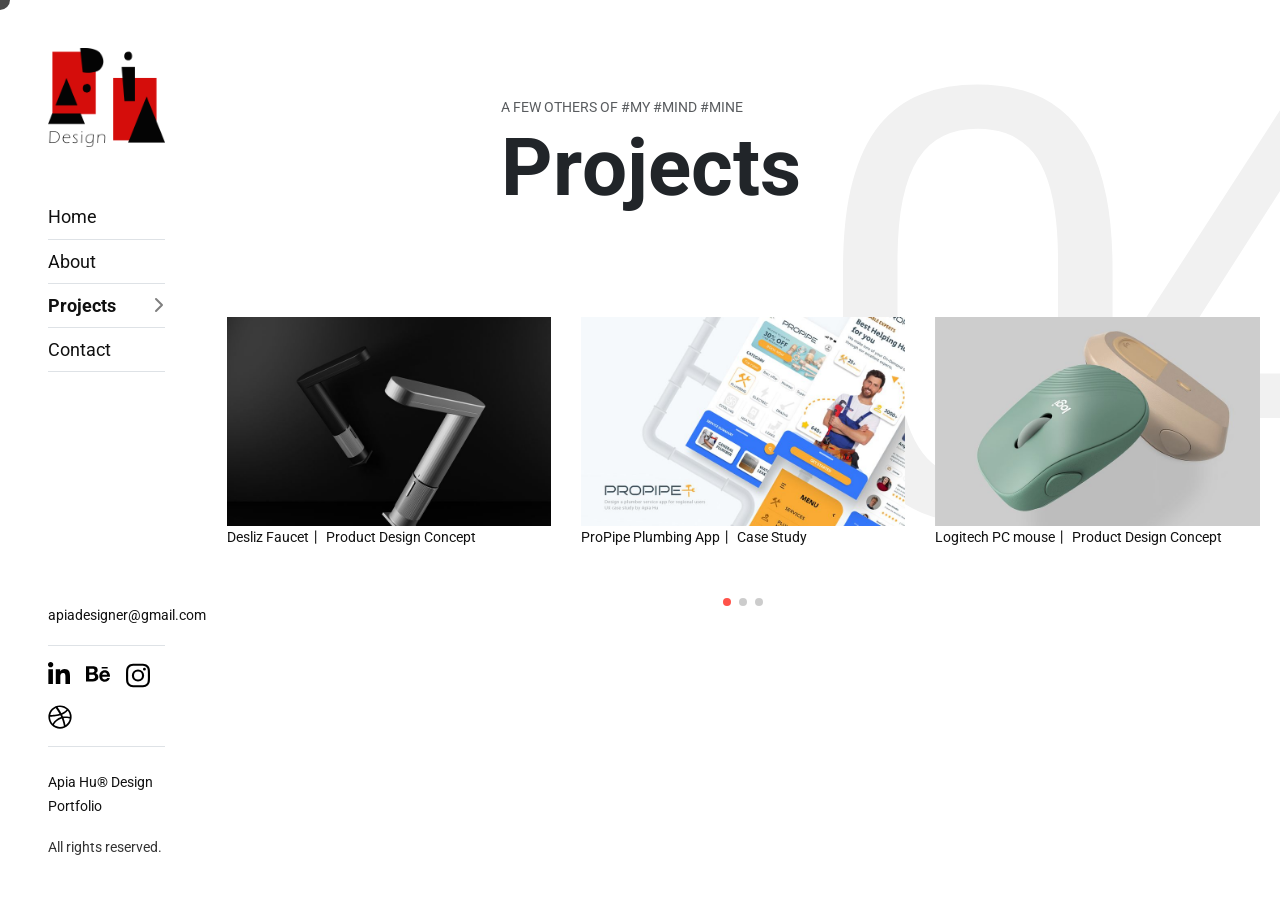
<file: portfolio.html>
<!DOCTYPE html>
<html lang="en">

<head>
  <script>
    // Runs before first paint: if arriving from a project-link click,
    // add the class that instantly covers the page in red (see
    // html.pt-incoming in style.css) so there's no flash of raw
    // content before js/page-transition.js reveals through it.
    (function () {
      try {
        if (sessionStorage.getItem('ptOrigin')) {
          document.documentElement.classList.add('pt-incoming');
        }
      } catch (e) { /* private mode / storage blocked: no incoming transition */ }
    })();
  </script>
  <title>ApiaHu Design Portfolio</title>
  <link rel="icon" type="image/x-icon" href="favicon.ico">
  <link rel="icon" type="image/png" sizes="32x32" href="images/favicon/favicon-32x32.png">
  <link rel="icon" type="image/png" sizes="16x16" href="images/favicon/favicon-16x16.png">
  <link rel="apple-touch-icon" sizes="180x180" href="images/favicon/apple-touch-icon.png">
  <meta charset="utf-8">
  <meta http-equiv="X-UA-Compatible" content="IE=edge">
  <meta name="viewport" content="width=device-width, initial-scale=1.0">
  <meta name="format-detection" content="telephone=no">
  <meta name="apple-mobile-web-app-capable" content="yes">
  <meta name="author" content="">
  <meta name="keywords" content="">
  <meta name="description" content="">
  <link rel="stylesheet" type="text/css" href="css/vendor.css">
  <link href="https://cdn.jsdelivr.net/npm/bootstrap@5.3.1/dist/css/bootstrap.min.css" rel="stylesheet"
    integrity="sha384-4bw+/aepP/YC94hEpVNVgiZdgIC5+VKNBQNGCHeKRQN+PtmoHDEXuppvnDJzQIu9" crossorigin="anonymous">
  <link rel="stylesheet" type="text/css" href="style.css">

  <link rel="preconnect" href="https://fonts.googleapis.com">
  <link rel="preconnect" href="https://fonts.gstatic.com" crossorigin>
  <link href="https://fonts.googleapis.com/css2?family=Roboto:wght@100;300;400;700;900&display=swap" rel="stylesheet">
</head>

<body class="bg-body homepage post-template" data-bs-spy="scroll" data-bs-target="#header-nav" tabindex="0">
  <svg xmlns="http://www.w3.org/2000/svg" style="display: none;">
    <defs>
      <symbol xmlns="http://www.w3.org/2000/svg" id="calendar" viewBox="0 0 24 24">
        <g fill="none" stroke="currentColor" stroke-linecap="round" stroke-linejoin="round" stroke-width="2">
          <rect width="20" height="18" x="2" y="4" rx="4" />
          <path d="M8 2v4m8-4v4M2 10h20" />
        </g>
      </symbol>
      <symbol xmlns="http://www.w3.org/2000/svg" id="shopping-bag" viewBox="0 0 24 24">
        <g fill="none" stroke="currentColor" stroke-linecap="round" stroke-linejoin="round" stroke-width="2">
          <path
            d="M3.977 9.84A2 2 0 0 1 5.971 8h12.058a2 2 0 0 1 1.994 1.84l.803 10A2 2 0 0 1 18.833 22H5.167a2 2 0 0 1-1.993-2.16l.803-10Z" />
          <path d="M16 11V6a4 4 0 0 0-4-4v0a4 4 0 0 0-4 4v5" />
        </g>
      </symbol>
      <symbol xmlns="http://www.w3.org/2000/svg" id="gift" viewBox="0 0 24 24">
        <g fill="none" stroke="currentColor" stroke-linecap="round" stroke-linejoin="round" stroke-width="2">
          <rect width="18" height="14" x="3" y="8" rx="2" />
          <path d="M12 5a3 3 0 1 0-3 3m6 0a3 3 0 1 0-3-3m0 0v17m9-7H3" />
        </g>
      </symbol>
      <symbol xmlns="http://www.w3.org/2000/svg" id="arrow-cycle" viewBox="0 0 24 24">
        <g fill="none" stroke="currentColor" stroke-linecap="round" stroke-linejoin="round" stroke-width="2">
          <path
            d="M22 12c0 6-4.39 10-9.806 10C7.792 22 4.24 19.665 3 16m-1-4C2 6 6.39 2 11.806 2C16.209 2 19.76 4.335 21 8" />
          <path d="m7 17l-4-1l-1 4M17 7l4 1l1-4" />
        </g>
      </symbol>
      <symbol xmlns="http://www.w3.org/2000/svg" id="link" viewBox="0 0 24 24">
        <path fill="currentColor"
          d="M12 19a1 1 0 1 0-1-1a1 1 0 0 0 1 1Zm5 0a1 1 0 1 0-1-1a1 1 0 0 0 1 1Zm0-4a1 1 0 1 0-1-1a1 1 0 0 0 1 1Zm-5 0a1 1 0 1 0-1-1a1 1 0 0 0 1 1Zm7-12h-1V2a1 1 0 0 0-2 0v1H8V2a1 1 0 0 0-2 0v1H5a3 3 0 0 0-3 3v14a3 3 0 0 0 3 3h14a3 3 0 0 0 3-3V6a3 3 0 0 0-3-3Zm1 17a1 1 0 0 1-1 1H5a1 1 0 0 1-1-1v-9h16Zm0-11H4V6a1 1 0 0 1 1-1h1v1a1 1 0 0 0 2 0V5h8v1a1 1 0 0 0 2 0V5h1a1 1 0 0 1 1 1ZM7 15a1 1 0 1 0-1-1a1 1 0 0 0 1 1Zm0 4a1 1 0 1 0-1-1a1 1 0 0 0 1 1Z" />
      </symbol>
      <symbol xmlns="http://www.w3.org/2000/svg" id="arrow-left" viewBox="0 0 24 24">
        <path fill="currentColor"
          d="M17 11H9.41l3.3-3.29a1 1 0 1 0-1.42-1.42l-5 5a1 1 0 0 0-.21.33a1 1 0 0 0 0 .76a1 1 0 0 0 .21.33l5 5a1 1 0 0 0 1.42 0a1 1 0 0 0 0-1.42L9.41 13H17a1 1 0 0 0 0-2Z" />
      </symbol>
      <symbol xmlns="http://www.w3.org/2000/svg" id="arrow-right" viewBox="0 0 24 24">
        <path fill="currentColor"
          d="M17.92 11.62a1 1 0 0 0-.21-.33l-5-5a1 1 0 0 0-1.42 1.42l3.3 3.29H7a1 1 0 0 0 0 2h7.59l-3.3 3.29a1 1 0 0 0 0 1.42a1 1 0 0 0 1.42 0l5-5a1 1 0 0 0 .21-.33a1 1 0 0 0 0-.76Z" />
      </symbol>
      <symbol xmlns="http://www.w3.org/2000/svg" id="play" viewBox="0 0 24 24">
        <g fill="none" fill-rule="evenodd">
          <path
            d="M24 0v24H0V0h24ZM12.593 23.258l-.011.002l-.071.035l-.02.004l-.014-.004l-.071-.035c-.01-.004-.019-.001-.024.005l-.004.01l-.017.428l.005.02l.01.013l.104.074l.015.004l.012-.004l.104-.074l.012-.016l.004-.017l-.017-.427c-.002-.01-.009-.017-.017-.018Zm.265-.113l-.013.002l-.185.093l-.01.01l-.003.011l.018.43l.005.012l.008.007l.201.093c.012.004.023 0 .029-.008l.004-.014l-.034-.614c-.003-.012-.01-.02-.02-.022Zm-.715.002a.023.023 0 0 0-.027.006l-.006.014l-.034.614c0 .012.007.02.017.024l.015-.002l.201-.093l.01-.008l.004-.011l.017-.43l-.003-.012l-.01-.01l-.184-.092Z" />
          <path fill="currentColor"
            d="M5.669 4.76a1.469 1.469 0 0 1 2.04-1.177c1.062.454 3.442 1.533 6.462 3.276c3.021 1.744 5.146 3.267 6.069 3.958c.788.591.79 1.763.001 2.356c-.914.687-3.013 2.19-6.07 3.956c-3.06 1.766-5.412 2.832-6.464 3.28c-.906.387-1.92-.2-2.038-1.177c-.138-1.142-.396-3.735-.396-7.237c0-3.5.257-6.092.396-7.235Z" />
        </g>
      </symbol>
      <symbol xmlns="http://www.w3.org/2000/svg" id="category" viewBox="0 0 24 24">
        <path fill="currentColor"
          d="M19 5.5h-6.28l-.32-1a3 3 0 0 0-2.84-2H5a3 3 0 0 0-3 3v13a3 3 0 0 0 3 3h14a3 3 0 0 0 3-3v-10a3 3 0 0 0-3-3Zm1 13a1 1 0 0 1-1 1H5a1 1 0 0 1-1-1v-13a1 1 0 0 1 1-1h4.56a1 1 0 0 1 .95.68l.54 1.64a1 1 0 0 0 .95.68h7a1 1 0 0 1 1 1Z" />
      </symbol>
      <symbol xmlns="http://www.w3.org/2000/svg" id="calendar" viewBox="0 0 24 24">
        <path fill="currentColor"
          d="M19 4h-2V3a1 1 0 0 0-2 0v1H9V3a1 1 0 0 0-2 0v1H5a3 3 0 0 0-3 3v12a3 3 0 0 0 3 3h14a3 3 0 0 0 3-3V7a3 3 0 0 0-3-3Zm1 15a1 1 0 0 1-1 1H5a1 1 0 0 1-1-1v-7h16Zm0-9H4V7a1 1 0 0 1 1-1h2v1a1 1 0 0 0 2 0V6h6v1a1 1 0 0 0 2 0V6h2a1 1 0 0 1 1 1Z" />
      </symbol>
      <symbol xmlns="http://www.w3.org/2000/svg" id="heart" viewBox="0 0 24 24">
        <path fill="currentColor"
          d="M20.16 4.61A6.27 6.27 0 0 0 12 4a6.27 6.27 0 0 0-8.16 9.48l7.45 7.45a1 1 0 0 0 1.42 0l7.45-7.45a6.27 6.27 0 0 0 0-8.87Zm-1.41 7.46L12 18.81l-6.75-6.74a4.28 4.28 0 0 1 3-7.3a4.25 4.25 0 0 1 3 1.25a1 1 0 0 0 1.42 0a4.27 4.27 0 0 1 6 6.05Z" />
      </symbol>
      <symbol xmlns="http://www.w3.org/2000/svg" id="plus" viewBox="0 0 24 24">
        <path fill="currentColor"
          d="M19 11h-6V5a1 1 0 0 0-2 0v6H5a1 1 0 0 0 0 2h6v6a1 1 0 0 0 2 0v-6h6a1 1 0 0 0 0-2Z" />
      </symbol>
      <symbol xmlns="http://www.w3.org/2000/svg" id="minus" viewBox="0 0 24 24">
        <path fill="currentColor" d="M19 11H5a1 1 0 0 0 0 2h14a1 1 0 0 0 0-2Z" />
      </symbol>
      <symbol xmlns="http://www.w3.org/2000/svg" id="cart" viewBox="0 0 24 24">
        <path fill="currentColor"
          d="M8.5 19a1.5 1.5 0 1 0 1.5 1.5A1.5 1.5 0 0 0 8.5 19ZM19 16H7a1 1 0 0 1 0-2h8.491a3.013 3.013 0 0 0 2.885-2.176l1.585-5.55A1 1 0 0 0 19 5H6.74a3.007 3.007 0 0 0-2.82-2H3a1 1 0 0 0 0 2h.921a1.005 1.005 0 0 1 .962.725l.155.545v.005l1.641 5.742A3 3 0 0 0 7 18h12a1 1 0 0 0 0-2Zm-1.326-9l-1.22 4.274a1.005 1.005 0 0 1-.963.726H8.754l-.255-.892L7.326 7ZM16.5 19a1.5 1.5 0 1 0 1.5 1.5a1.5 1.5 0 0 0-1.5-1.5Z" />
      </symbol>
      <symbol xmlns="http://www.w3.org/2000/svg" id="check" viewBox="0 0 24 24">
        <path fill="currentColor"
          d="M18.71 7.21a1 1 0 0 0-1.42 0l-7.45 7.46l-3.13-3.14A1 1 0 1 0 5.29 13l3.84 3.84a1 1 0 0 0 1.42 0l8.16-8.16a1 1 0 0 0 0-1.47Z" />
      </symbol>
      <symbol xmlns="http://www.w3.org/2000/svg" id="trash" viewBox="0 0 24 24">
        <path fill="currentColor"
          d="M10 18a1 1 0 0 0 1-1v-6a1 1 0 0 0-2 0v6a1 1 0 0 0 1 1ZM20 6h-4V5a3 3 0 0 0-3-3h-2a3 3 0 0 0-3 3v1H4a1 1 0 0 0 0 2h1v11a3 3 0 0 0 3 3h8a3 3 0 0 0 3-3V8h1a1 1 0 0 0 0-2ZM10 5a1 1 0 0 1 1-1h2a1 1 0 0 1 1 1v1h-4Zm7 14a1 1 0 0 1-1 1H8a1 1 0 0 1-1-1V8h10Zm-3-1a1 1 0 0 0 1-1v-6a1 1 0 0 0-2 0v6a1 1 0 0 0 1 1Z" />
      </symbol>
      <symbol xmlns="http://www.w3.org/2000/svg" id="star-outline" viewBox="0 0 15 15">
        <path fill="none" stroke="currentColor" stroke-linecap="round" stroke-linejoin="round"
          d="M7.5 9.804L5.337 11l.413-2.533L4 6.674l2.418-.37L7.5 4l1.082 2.304l2.418.37l-1.75 1.793L9.663 11L7.5 9.804Z" />
      </symbol>
      <symbol xmlns="http://www.w3.org/2000/svg" id="star-solid" viewBox="0 0 15 15">
        <path fill="currentColor"
          d="M7.953 3.788a.5.5 0 0 0-.906 0L6.08 5.85l-2.154.33a.5.5 0 0 0-.283.843l1.574 1.613l-.373 2.284a.5.5 0 0 0 .736.518l1.92-1.063l1.921 1.063a.5.5 0 0 0 .736-.519l-.373-2.283l1.574-1.613a.5.5 0 0 0-.283-.844L8.921 5.85l-.968-2.062Z" />
      </symbol>
      <symbol xmlns="http://www.w3.org/2000/svg" id="search" viewBox="0 0 24 24">
        <path fill="currentColor"
          d="M21.71 20.29L18 16.61A9 9 0 1 0 16.61 18l3.68 3.68a1 1 0 0 0 1.42 0a1 1 0 0 0 0-1.39ZM11 18a7 7 0 1 1 7-7a7 7 0 0 1-7 7Z" />
      </symbol>
      <symbol xmlns="http://www.w3.org/2000/svg" id="user" viewBox="0 0 24 24">
        <path fill="currentColor"
          d="M15.71 12.71a6 6 0 1 0-7.42 0a10 10 0 0 0-6.22 8.18a1 1 0 0 0 2 .22a8 8 0 0 1 15.9 0a1 1 0 0 0 1 .89h.11a1 1 0 0 0 .88-1.1a10 10 0 0 0-6.25-8.19ZM12 12a4 4 0 1 1 4-4a4 4 0 0 1-4 4Z" />
      </symbol>
      <symbol xmlns="http://www.w3.org/2000/svg" id="close" viewBox="0 0 15 15">
        <path fill="currentColor"
          d="M7.953 3.788a.5.5 0 0 0-.906 0L6.08 5.85l-2.154.33a.5.5 0 0 0-.283.843l1.574 1.613l-.373 2.284a.5.5 0 0 0 .736.518l1.92-1.063l1.921 1.063a.5.5 0 0 0 .736-.519l-.373-2.283l1.574-1.613a.5.5 0 0 0-.283-.844L8.921 5.85l-.968-2.062Z" />
      </symbol>
      <symbol xmlns="http://www.w3.org/2000/svg" id="quote" viewBox="0 0 448 512">
        <path fill="currentColor"
          d="M0 216C0 149.7 53.7 96 120 96h8c17.7 0 32 14.3 32 32s-14.3 32-32 32h-8c-30.9 0-56 25.1-56 56v8h64c35.3 0 64 28.7 64 64v64c0 35.3-28.7 64-64 64H64c-35.3 0-64-28.7-64-64V216zm256 0c0-66.3 53.7-120 120-120h8c17.7 0 32 14.3 32 32s-14.3 32-32 32h-8c-30.9 0-56 25.1-56 56v8h64c35.3 0 64 28.7 64 64v64c0 35.3-28.7 64-64 64h-64c-35.3 0-64-28.7-64-64V216z" />
      </symbol>
      <symbol xmlns="http://www.w3.org/2000/svg" id="folder" viewBox="0 0 18 18" fill="none">
        <path
          d="M14.0946 4.04689H9.56953L9.33895 3.3259C9.18947 2.90285 8.9122 2.53678 8.54555 2.27842C8.1789 2.02006 7.74102 1.8822 7.29258 1.88393H4.00687C3.43356 1.88393 2.88374 2.11181 2.47835 2.51744C2.07296 2.92308 1.84521 3.47324 1.84521 4.04689V13.4197C1.84521 13.9934 2.07296 14.5435 2.47835 14.9492C2.88374 15.3548 3.43356 15.5827 4.00687 15.5827H14.0946C14.6679 15.5827 15.2177 15.3548 15.6231 14.9492C16.0285 14.5435 16.2562 13.9934 16.2562 13.4197V6.20985C16.2562 5.6362 16.0285 5.08604 15.6231 4.68041C15.2177 4.27477 14.6679 4.04689 14.0946 4.04689ZM14.8151 13.4197C14.8151 13.6109 14.7392 13.7943 14.6041 13.9295C14.469 14.0648 14.2857 14.1407 14.0946 14.1407H4.00687C3.81577 14.1407 3.63249 14.0648 3.49736 13.9295C3.36223 13.7943 3.28632 13.6109 3.28632 13.4197V4.04689C3.28632 3.85567 3.36223 3.67229 3.49736 3.53707C3.63249 3.40186 3.81577 3.3259 4.00687 3.3259H7.29258C7.44364 3.32551 7.591 3.37264 7.71384 3.46061C7.83667 3.54859 7.92877 3.67297 7.97711 3.81617L8.3662 4.99859C8.41454 5.1418 8.50664 5.26618 8.62947 5.35415C8.75231 5.44213 8.89967 5.48925 9.05073 5.48886H14.0946C14.2857 5.48886 14.469 5.56483 14.6041 5.70004C14.7392 5.83525 14.8151 6.01863 14.8151 6.20985V13.4197Z"
          fill="black" />
      </symbol>
      <symbol xmlns="http://www.w3.org/2000/svg" id="clock" viewBox="0 0 18 18" fill="none">
        <path
          d="M11.0931 9.19042L9.58134 8.3173V5.12838C9.58134 4.93716 9.50543 4.75377 9.3703 4.61856C9.23517 4.48335 9.05189 4.40739 8.86079 4.40739C8.66969 4.40739 8.48641 4.48335 8.35128 4.61856C8.21615 4.75377 8.14024 4.93716 8.14024 5.12838V8.73331C8.14024 8.85987 8.17354 8.9842 8.23678 9.0938C8.30002 9.2034 8.39098 9.29441 8.50051 9.35769L10.3725 10.4392C10.4545 10.4873 10.5452 10.5186 10.6393 10.5315C10.7335 10.5444 10.8292 10.5385 10.9211 10.5142C11.013 10.4899 11.0991 10.4477 11.1746 10.3899C11.2501 10.3322 11.3134 10.26 11.3609 10.1777C11.4084 10.0953 11.4392 10.0044 11.4515 9.91012C11.4637 9.81583 11.4572 9.72004 11.4323 9.62828C11.4074 9.53652 11.3646 9.45059 11.3064 9.37544C11.2482 9.3003 11.1757 9.23741 11.0931 9.19042ZM8.86079 1.52344C7.43567 1.52344 6.04256 1.94629 4.85762 2.73852C3.67268 3.53075 2.74913 4.65678 2.20376 5.97421C1.6584 7.29165 1.5157 8.74131 1.79373 10.1399C2.07175 11.5385 2.75801 12.8231 3.76572 13.8315C4.77343 14.8398 6.05733 15.5265 7.45506 15.8047C8.8528 16.0828 10.3016 15.9401 11.6182 15.3944C12.9349 14.8487 14.0602 13.9246 14.852 12.7389C15.6437 11.5532 16.0663 10.1593 16.0663 8.73331C16.0642 6.82178 15.3044 4.98914 13.9535 3.63748C12.6027 2.28582 10.7712 1.52554 8.86079 1.52344ZM8.86079 14.5012C7.7207 14.5012 6.60621 14.1629 5.65826 13.5291C4.7103 12.8954 3.97146 11.9945 3.53517 10.9406C3.09887 9.88665 2.98472 8.72691 3.20714 7.60805C3.42956 6.48919 3.97857 5.46145 4.78474 4.65479C5.5909 3.84814 6.61802 3.2988 7.73621 3.07624C8.8544 2.85369 10.0134 2.96791 11.0667 3.40447C12.12 3.84103 13.0203 4.58031 13.6537 5.52884C14.2871 6.47737 14.6252 7.59253 14.6252 8.73331C14.6233 10.2625 14.0154 11.7284 12.9347 12.8097C11.8541 13.891 10.389 14.4993 8.86079 14.5012Z"
          fill="black" />
      </symbol>
    </defs>
  </svg>

  <a class="menu-btn"><span></span></a>

  <div class="container-fluid overflow-hidden">

    <header id="header-nav" class="col-lg-2 position-fixed px-5 bg-white h-100">
      <div class="header-wrap d-flex flex-column justify-content-between h-100">
        <div class="navigation">
          <div class="site-logo mt-5">
            <a href="www.apiadesigner.com">
              <img src="images/main-logo.png" alt="logo" class="img-fluid">
            </a>
          </div>

          <nav id="one-page-menu" class="vertical-menu my-5">
            <ul class="menu-list list-unstyled">
              <li><a href="portfolio.html" class="nav-link">Home</a></li>
              <li><a href="About.html" class="nav-link">About</a></li>
              <li>
                <a href="portfolio-masonry.html" class="nav-link btn-toggle d-flex justify-content-between align-items-center fw-bold collapsed"
                  data-bs-toggle="collapse" data-bs-target="#pages-collapse" aria-expanded="false">
                  Projects
                </a>
                <div id="pages-collapse" class="collapse">
                  <ul class="list-unstyled py-3">
                    <li>
                      <a href="single-project-desliz-faucet.html">Desliz Faucet <span class="badge bg-primary">HOT</span></a>
                    </li>
                    <li>
                      <a href="single-project.html">LOHO Betalnut Series <span class="badge bg-primary">NEW</span></a>
                    </li>
                    <li>
                      <a href="single-project.html">Search Travel System<span class="badge bg-primary">HOT</span></a>
                    </li>
                    <li>
                      <a href="single-project-mr-shower-tray.html">MR Shower Tray</a>
                    </li>
                    <li>
                      <a href="single-project.html">MG Sliding Door</a>
                    </li>
                    <li>
                      <a href="single-project.html">Gouzai Suprise Box</a>
                    </li>
                    <li>
                      <a href="single-project-logitech-pc-mouse.html">Logitech PC Mouse</a>
                    </li>
                  </ul>
                </div>
              </li>
              <li><a href="#contact" class="nav-link">Contact</a></li>
            </ul>
          </nav>
        </div>
        <div class="mt-5">
          <div class="email-links">
            <a href="mailto:apiadesigner@gmail.com" class="py-3 my-3 border-bottom d-flex">apiadesigner@gmail.com</a>
          </div>
          <ul class="list-unstyled d-flex justify-content-start flex-wrap gap-3">
           <li><a href="https://es.linkedin.com/in/apiahudesigner/en" target="_blank"><img src="images/linkedin.svg" width="22"></a></li>
           <li><a href="https://www.behance.net/apiahudesign?locale=es_ES" target="_blank"><img src="images/behance.svg" width="24"></a></li>
           <li><a href="https://www.instagram.com/apiadesigner"><img src="images/instagram.svg" width="24"></a></li>
           <li>  <a href="https://www.dribbble.com/apiadesigner" target="_blank"><img src="images/dribbble.svg" width="24"></a></li>
          </ul>
          <div class="py-4 border-top">
            <p><a href="https://apiadesigner.com" target="_blank">Apia Hu® Design Portfolio</a></p>
            <p>All rights reserved.</p>
          </div>
        </div>
      </div>
    </header>

    <main class="col-lg-10 offset-lg-2">
            <section id="portfolio" class="my-5 py-5 bg-text" data-text="04">
            <div class="container">
              <div class="row justify-content-center mb-5">
                <div class="col-lg-6" data-aos="fade-up">
                  <span class="text-muted text-uppercase">A few others of #MY #MIND #MINE</span>
                  <h2 class="display-1 txt-fx slide-up">Projects</h2>
                </div>
              </div>
             </div>
      
            <div class="swiper portfolio-Swiper portfolio-content py-4" data-aos="fade-up">
              <div class="swiper-wrapper">
                <div class="swiper-slide">
                  <div class="image-holder">
                    <a href="single-portfolio.html" title="Desliz Faucet design"><img src="images/Thumbnail-Desliz Faucet.jpg"
                        alt="portfolio" class="img-fluid"></a>
                  </div>
                  <div class="caption d-flex justify-content-between align-items-center">
                    <div class="title"><a href="#">Desliz Faucet丨 Product Design Concept</a></div>
                  </div>
                </div>
                <div class="swiper-slide">
                  <div class="image-holder">
                    <a href="single-portfolio.html" title="Propipe Plumbing App"><img src="images/Thumbnail-Propipe.jpg"
                        alt="portfolio" class="img-fluid"></a>
                  </div>
                  <div class="caption d-flex justify-content-between align-items-center">
                    <div class="title"><a href="#">ProPipe Plumbing App丨 Case Study</a></div>
                  </div>
                </div>
                <div class="swiper-slide">
                  <div class="image-holder">
                    <a href="single-portfolio.html" title="Logitech PC mouse design"><img src="images/Thumbnail-logitech PC mouse.jpg"
                        alt="portfolio" class="img-fluid"></a>
                  </div>
                  <div class="caption d-flex justify-content-between align-items-center">
                    <div class="title"><a href="#">Logitech PC mouse丨 Product Design Concept</a></div>
                  </div>
                </div>
                <div class="swiper-slide">
                  <div class="image-holder">
                    <a href="single-portfolio.html" title="SEARCH Travel System"><img src="images/Thumbnail-Search.jpg"
                        alt="portfolio" class="img-fluid"></a>
                  </div>
                  <div class="caption d-flex justify-content-between align-items-center">
                    <div class="title"><a href="#">SEARCH丨Travel System</a></div>
                  </div>
                </div>
                <div class="swiper-slide">
                  <div class="image-holder">
                    <a href="single-portfolio.html" title="Gouzai Surprise Box"><img src="images/Thumbnail-Gouzai.jpg"
                        alt="portfolio" class="img-fluid"></a>
                  </div>
                  <div class="caption d-flex justify-content-between align-items-center">
                    <div class="title"><a href="#">Gouzai Surprise Box丨 Website</a></div>
                  </div>
                </div>
            </div>
           </div>
           <div>
            <div class="swiper-pagination mt-5"></div>
           </div>
      </section>
    </main>

  </div>

  <script src="js/jquery-1.11.0.min.js"></script>
  <script src="https://cdn.jsdelivr.net/npm/bootstrap@5.3.1/dist/js/bootstrap.bundle.min.js"
    integrity="sha384-HwwvtgBNo3bZJJLYd8oVXjrBZt8cqVSpeBNS5n7C8IVInixGAoxmnlMuBnhbgrkm"
    crossorigin="anonymous"></script>
  <script src="js/plugins.js"></script>
  <script src="js/script.js"></script>
  <script src="js/cursor.js"></script>
  <script src="js/page-transition.js"></script>
</body>

</html>
</file>
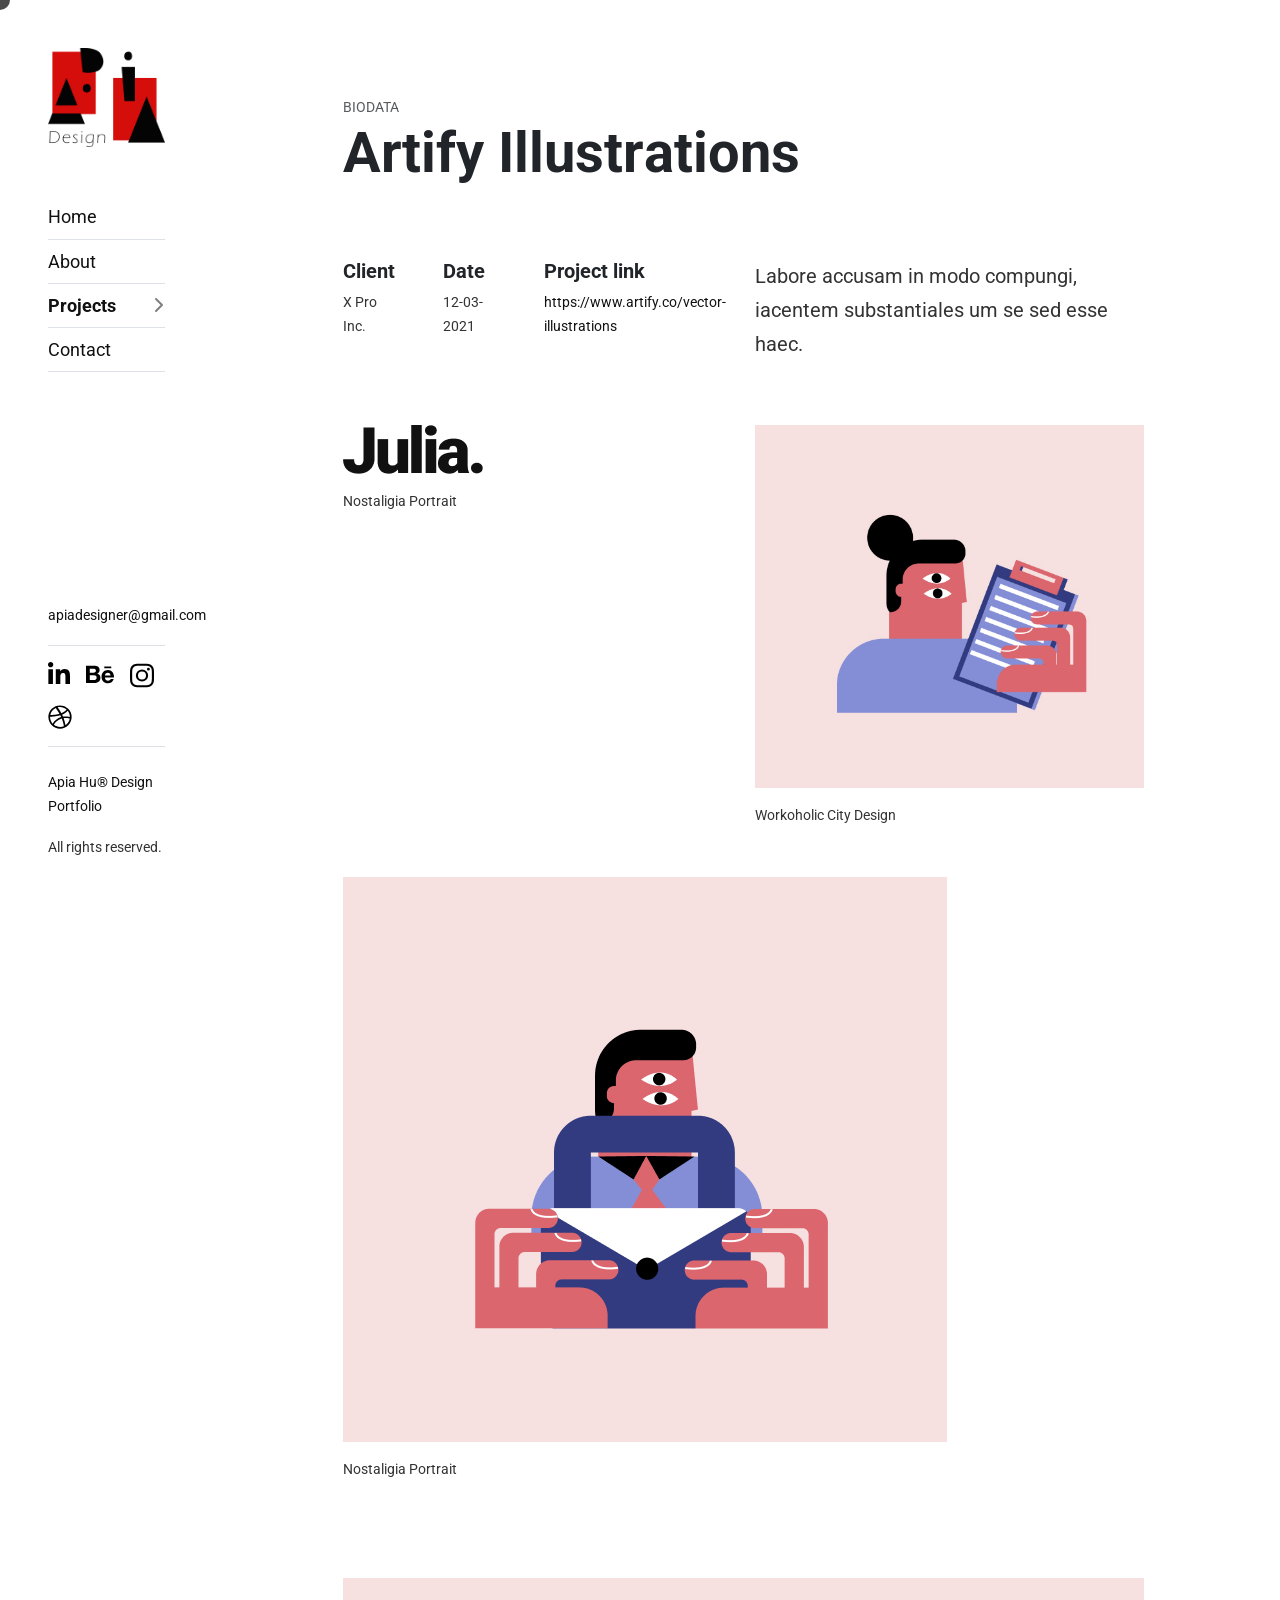
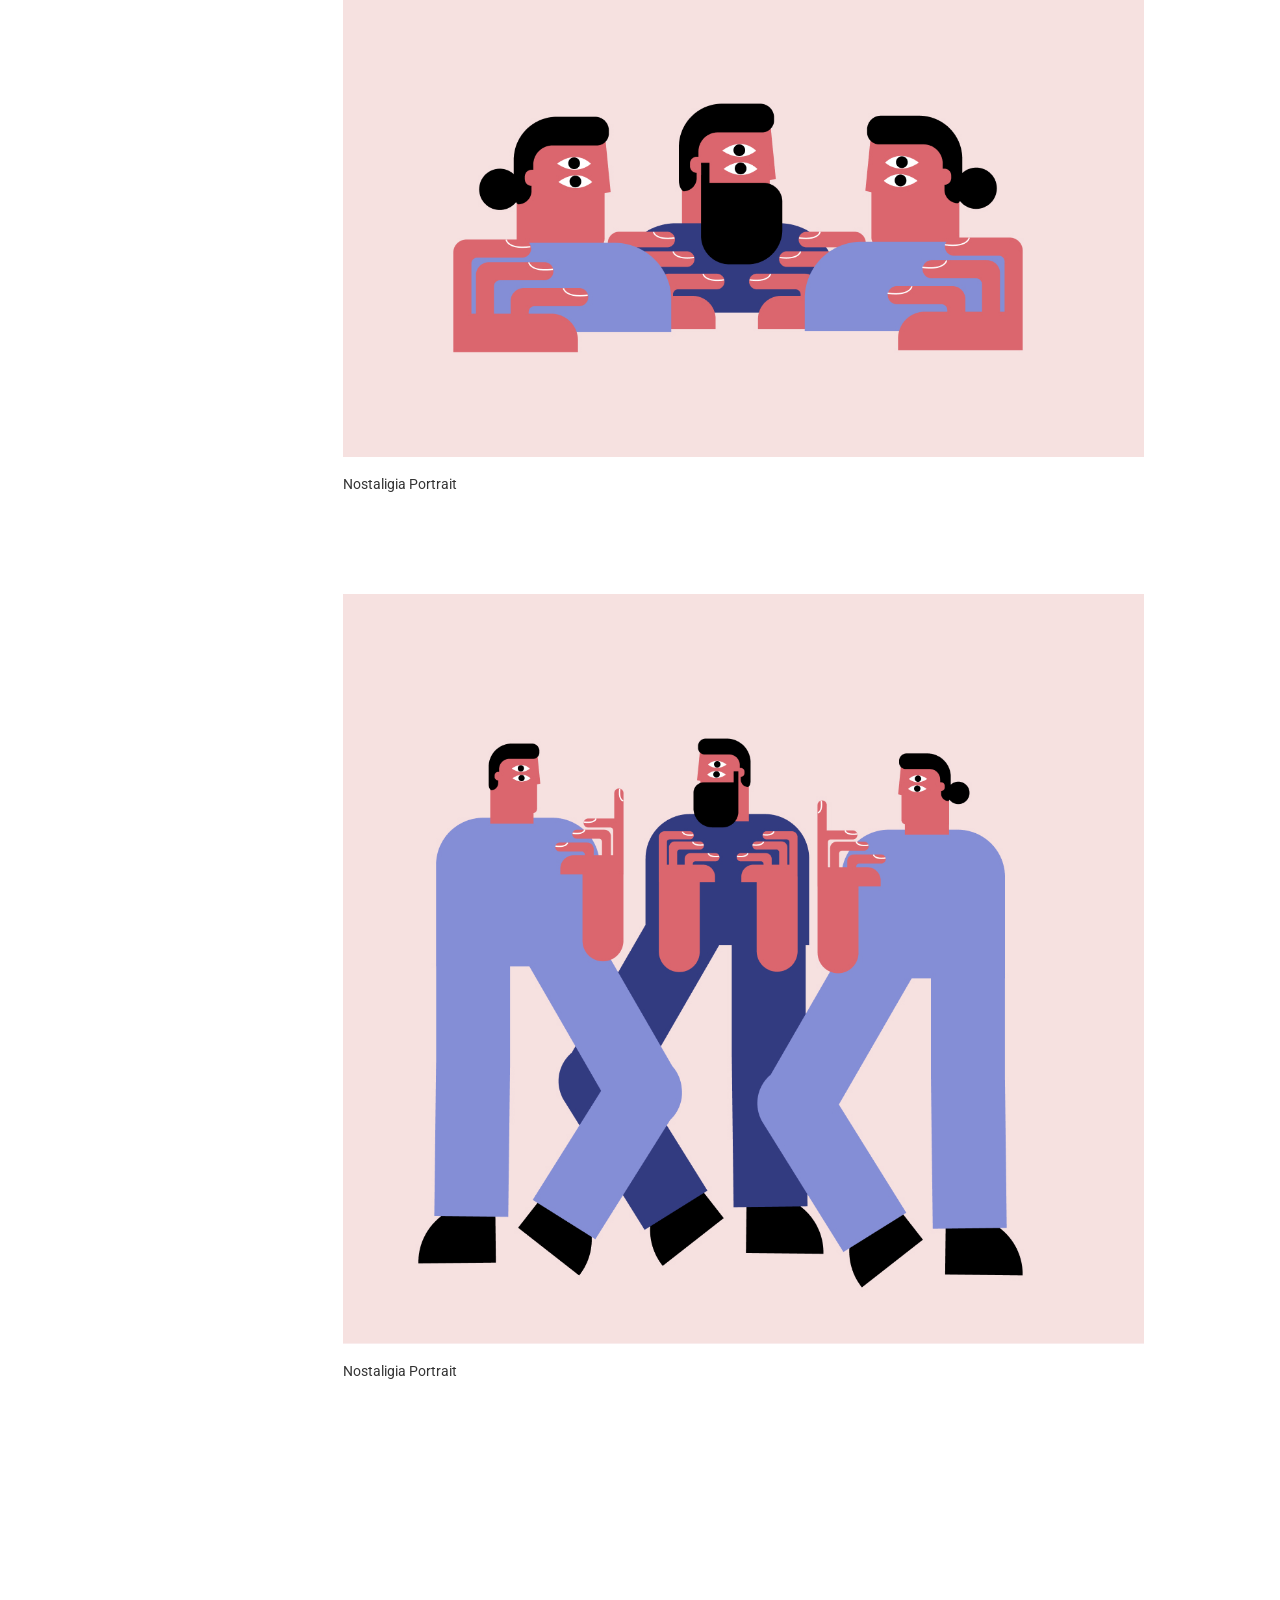
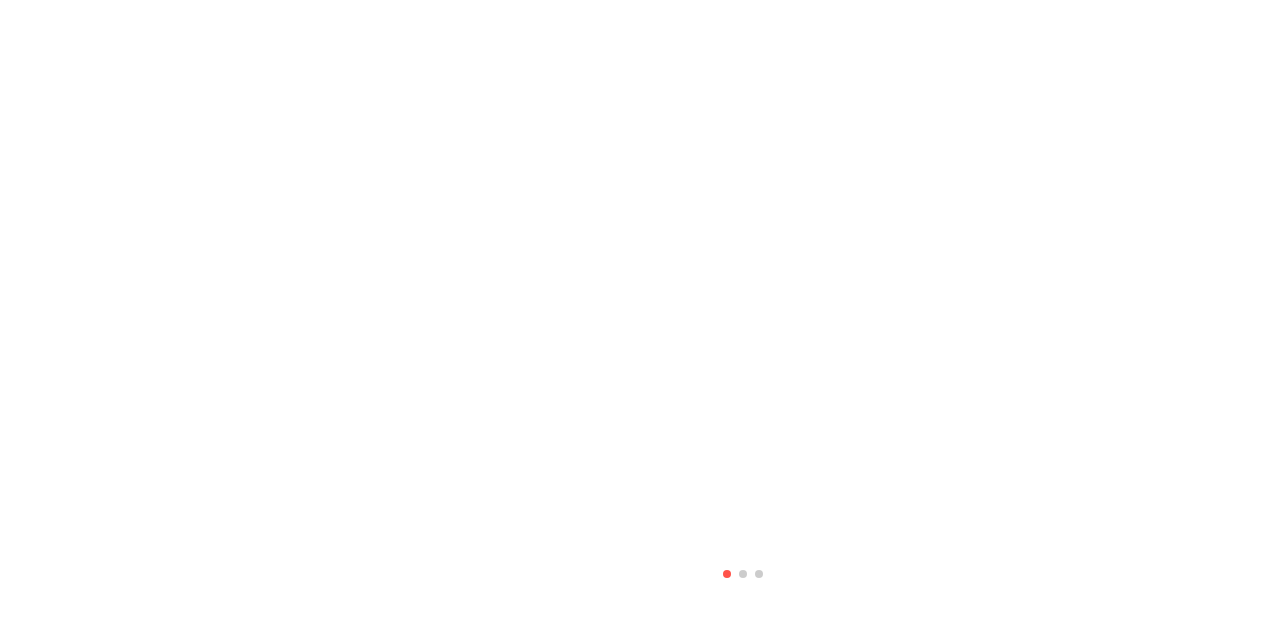
<file: single-portfolio.html>
<!DOCTYPE html>
<html lang="en">

<head>
  <script>
    // Runs before first paint: if arriving from a project-link click,
    // add the class that instantly covers the page in red (see
    // html.pt-incoming in style.css) so there's no flash of raw
    // content before js/page-transition.js reveals through it.
    (function () {
      try {
        if (sessionStorage.getItem('ptOrigin')) {
          document.documentElement.classList.add('pt-incoming');
        }
      } catch (e) { /* private mode / storage blocked: no incoming transition */ }
    })();
  </script>
  <title>ApiaHu Design Portfolio</title>
  <link rel="icon" type="image/x-icon" href="favicon.ico">
  <link rel="icon" type="image/png" sizes="32x32" href="images/favicon/favicon-32x32.png">
  <link rel="icon" type="image/png" sizes="16x16" href="images/favicon/favicon-16x16.png">
  <link rel="apple-touch-icon" sizes="180x180" href="images/favicon/apple-touch-icon.png">
  <meta charset="utf-8">
  <meta http-equiv="X-UA-Compatible" content="IE=edge">
  <meta name="viewport" content="width=device-width, initial-scale=1.0">
  <meta name="format-detection" content="telephone=no">
  <meta name="apple-mobile-web-app-capable" content="yes">
  <meta name="author" content="">
  <meta name="keywords" content="">
  <meta name="description" content="">
  <link rel="stylesheet" type="text/css" href="css/vendor.css">
  <link href="https://cdn.jsdelivr.net/npm/bootstrap@5.3.1/dist/css/bootstrap.min.css" rel="stylesheet"
    integrity="sha384-4bw+/aepP/YC94hEpVNVgiZdgIC5+VKNBQNGCHeKRQN+PtmoHDEXuppvnDJzQIu9" crossorigin="anonymous">
  <link rel="stylesheet" type="text/css" href="style.css">

  <link rel="preconnect" href="https://fonts.googleapis.com">
  <link rel="preconnect" href="https://fonts.gstatic.com" crossorigin>
  <link href="https://fonts.googleapis.com/css2?family=Roboto:wght@100;300;400;700;900&display=swap" rel="stylesheet">
</head>

<body class="bg-body homepage post-template" data-bs-spy="scroll" data-bs-target="#header-nav" tabindex="0">
  <svg xmlns="http://www.w3.org/2000/svg" style="display: none;">
    <defs>
      <symbol xmlns="http://www.w3.org/2000/svg" id="calendar" viewBox="0 0 24 24">
        <g fill="none" stroke="currentColor" stroke-linecap="round" stroke-linejoin="round" stroke-width="2">
          <rect width="20" height="18" x="2" y="4" rx="4" />
          <path d="M8 2v4m8-4v4M2 10h20" />
        </g>
      </symbol>
      <symbol xmlns="http://www.w3.org/2000/svg" id="shopping-bag" viewBox="0 0 24 24">
        <g fill="none" stroke="currentColor" stroke-linecap="round" stroke-linejoin="round" stroke-width="2">
          <path
            d="M3.977 9.84A2 2 0 0 1 5.971 8h12.058a2 2 0 0 1 1.994 1.84l.803 10A2 2 0 0 1 18.833 22H5.167a2 2 0 0 1-1.993-2.16l.803-10Z" />
          <path d="M16 11V6a4 4 0 0 0-4-4v0a4 4 0 0 0-4 4v5" />
        </g>
      </symbol>
      <symbol xmlns="http://www.w3.org/2000/svg" id="gift" viewBox="0 0 24 24">
        <g fill="none" stroke="currentColor" stroke-linecap="round" stroke-linejoin="round" stroke-width="2">
          <rect width="18" height="14" x="3" y="8" rx="2" />
          <path d="M12 5a3 3 0 1 0-3 3m6 0a3 3 0 1 0-3-3m0 0v17m9-7H3" />
        </g>
      </symbol>
      <symbol xmlns="http://www.w3.org/2000/svg" id="arrow-cycle" viewBox="0 0 24 24">
        <g fill="none" stroke="currentColor" stroke-linecap="round" stroke-linejoin="round" stroke-width="2">
          <path
            d="M22 12c0 6-4.39 10-9.806 10C7.792 22 4.24 19.665 3 16m-1-4C2 6 6.39 2 11.806 2C16.209 2 19.76 4.335 21 8" />
          <path d="m7 17l-4-1l-1 4M17 7l4 1l1-4" />
        </g>
      </symbol>
      <symbol xmlns="http://www.w3.org/2000/svg" id="link" viewBox="0 0 24 24">
        <path fill="currentColor"
          d="M12 19a1 1 0 1 0-1-1a1 1 0 0 0 1 1Zm5 0a1 1 0 1 0-1-1a1 1 0 0 0 1 1Zm0-4a1 1 0 1 0-1-1a1 1 0 0 0 1 1Zm-5 0a1 1 0 1 0-1-1a1 1 0 0 0 1 1Zm7-12h-1V2a1 1 0 0 0-2 0v1H8V2a1 1 0 0 0-2 0v1H5a3 3 0 0 0-3 3v14a3 3 0 0 0 3 3h14a3 3 0 0 0 3-3V6a3 3 0 0 0-3-3Zm1 17a1 1 0 0 1-1 1H5a1 1 0 0 1-1-1v-9h16Zm0-11H4V6a1 1 0 0 1 1-1h1v1a1 1 0 0 0 2 0V5h8v1a1 1 0 0 0 2 0V5h1a1 1 0 0 1 1 1ZM7 15a1 1 0 1 0-1-1a1 1 0 0 0 1 1Zm0 4a1 1 0 1 0-1-1a1 1 0 0 0 1 1Z" />
      </symbol>
      <symbol xmlns="http://www.w3.org/2000/svg" id="arrow-left" viewBox="0 0 24 24">
        <path fill="currentColor"
          d="M17 11H9.41l3.3-3.29a1 1 0 1 0-1.42-1.42l-5 5a1 1 0 0 0-.21.33a1 1 0 0 0 0 .76a1 1 0 0 0 .21.33l5 5a1 1 0 0 0 1.42 0a1 1 0 0 0 0-1.42L9.41 13H17a1 1 0 0 0 0-2Z" />
      </symbol>
      <symbol xmlns="http://www.w3.org/2000/svg" id="arrow-right" viewBox="0 0 24 24">
        <path fill="currentColor"
          d="M17.92 11.62a1 1 0 0 0-.21-.33l-5-5a1 1 0 0 0-1.42 1.42l3.3 3.29H7a1 1 0 0 0 0 2h7.59l-3.3 3.29a1 1 0 0 0 0 1.42a1 1 0 0 0 1.42 0l5-5a1 1 0 0 0 .21-.33a1 1 0 0 0 0-.76Z" />
      </symbol>
      <symbol xmlns="http://www.w3.org/2000/svg" id="play" viewBox="0 0 24 24">
        <g fill="none" fill-rule="evenodd">
          <path
            d="M24 0v24H0V0h24ZM12.593 23.258l-.011.002l-.071.035l-.02.004l-.014-.004l-.071-.035c-.01-.004-.019-.001-.024.005l-.004.01l-.017.428l.005.02l.01.013l.104.074l.015.004l.012-.004l.104-.074l.012-.016l.004-.017l-.017-.427c-.002-.01-.009-.017-.017-.018Zm.265-.113l-.013.002l-.185.093l-.01.01l-.003.011l.018.43l.005.012l.008.007l.201.093c.012.004.023 0 .029-.008l.004-.014l-.034-.614c-.003-.012-.01-.02-.02-.022Zm-.715.002a.023.023 0 0 0-.027.006l-.006.014l-.034.614c0 .012.007.02.017.024l.015-.002l.201-.093l.01-.008l.004-.011l.017-.43l-.003-.012l-.01-.01l-.184-.092Z" />
          <path fill="currentColor"
            d="M5.669 4.76a1.469 1.469 0 0 1 2.04-1.177c1.062.454 3.442 1.533 6.462 3.276c3.021 1.744 5.146 3.267 6.069 3.958c.788.591.79 1.763.001 2.356c-.914.687-3.013 2.19-6.07 3.956c-3.06 1.766-5.412 2.832-6.464 3.28c-.906.387-1.92-.2-2.038-1.177c-.138-1.142-.396-3.735-.396-7.237c0-3.5.257-6.092.396-7.235Z" />
        </g>
      </symbol>
      <symbol xmlns="http://www.w3.org/2000/svg" id="category" viewBox="0 0 24 24">
        <path fill="currentColor"
          d="M19 5.5h-6.28l-.32-1a3 3 0 0 0-2.84-2H5a3 3 0 0 0-3 3v13a3 3 0 0 0 3 3h14a3 3 0 0 0 3-3v-10a3 3 0 0 0-3-3Zm1 13a1 1 0 0 1-1 1H5a1 1 0 0 1-1-1v-13a1 1 0 0 1 1-1h4.56a1 1 0 0 1 .95.68l.54 1.64a1 1 0 0 0 .95.68h7a1 1 0 0 1 1 1Z" />
      </symbol>
      <symbol xmlns="http://www.w3.org/2000/svg" id="calendar" viewBox="0 0 24 24">
        <path fill="currentColor"
          d="M19 4h-2V3a1 1 0 0 0-2 0v1H9V3a1 1 0 0 0-2 0v1H5a3 3 0 0 0-3 3v12a3 3 0 0 0 3 3h14a3 3 0 0 0 3-3V7a3 3 0 0 0-3-3Zm1 15a1 1 0 0 1-1 1H5a1 1 0 0 1-1-1v-7h16Zm0-9H4V7a1 1 0 0 1 1-1h2v1a1 1 0 0 0 2 0V6h6v1a1 1 0 0 0 2 0V6h2a1 1 0 0 1 1 1Z" />
      </symbol>
      <symbol xmlns="http://www.w3.org/2000/svg" id="heart" viewBox="0 0 24 24">
        <path fill="currentColor"
          d="M20.16 4.61A6.27 6.27 0 0 0 12 4a6.27 6.27 0 0 0-8.16 9.48l7.45 7.45a1 1 0 0 0 1.42 0l7.45-7.45a6.27 6.27 0 0 0 0-8.87Zm-1.41 7.46L12 18.81l-6.75-6.74a4.28 4.28 0 0 1 3-7.3a4.25 4.25 0 0 1 3 1.25a1 1 0 0 0 1.42 0a4.27 4.27 0 0 1 6 6.05Z" />
      </symbol>
      <symbol xmlns="http://www.w3.org/2000/svg" id="plus" viewBox="0 0 24 24">
        <path fill="currentColor"
          d="M19 11h-6V5a1 1 0 0 0-2 0v6H5a1 1 0 0 0 0 2h6v6a1 1 0 0 0 2 0v-6h6a1 1 0 0 0 0-2Z" />
      </symbol>
      <symbol xmlns="http://www.w3.org/2000/svg" id="minus" viewBox="0 0 24 24">
        <path fill="currentColor" d="M19 11H5a1 1 0 0 0 0 2h14a1 1 0 0 0 0-2Z" />
      </symbol>
      <symbol xmlns="http://www.w3.org/2000/svg" id="cart" viewBox="0 0 24 24">
        <path fill="currentColor"
          d="M8.5 19a1.5 1.5 0 1 0 1.5 1.5A1.5 1.5 0 0 0 8.5 19ZM19 16H7a1 1 0 0 1 0-2h8.491a3.013 3.013 0 0 0 2.885-2.176l1.585-5.55A1 1 0 0 0 19 5H6.74a3.007 3.007 0 0 0-2.82-2H3a1 1 0 0 0 0 2h.921a1.005 1.005 0 0 1 .962.725l.155.545v.005l1.641 5.742A3 3 0 0 0 7 18h12a1 1 0 0 0 0-2Zm-1.326-9l-1.22 4.274a1.005 1.005 0 0 1-.963.726H8.754l-.255-.892L7.326 7ZM16.5 19a1.5 1.5 0 1 0 1.5 1.5a1.5 1.5 0 0 0-1.5-1.5Z" />
      </symbol>
      <symbol xmlns="http://www.w3.org/2000/svg" id="check" viewBox="0 0 24 24">
        <path fill="currentColor"
          d="M18.71 7.21a1 1 0 0 0-1.42 0l-7.45 7.46l-3.13-3.14A1 1 0 1 0 5.29 13l3.84 3.84a1 1 0 0 0 1.42 0l8.16-8.16a1 1 0 0 0 0-1.47Z" />
      </symbol>
      <symbol xmlns="http://www.w3.org/2000/svg" id="trash" viewBox="0 0 24 24">
        <path fill="currentColor"
          d="M10 18a1 1 0 0 0 1-1v-6a1 1 0 0 0-2 0v6a1 1 0 0 0 1 1ZM20 6h-4V5a3 3 0 0 0-3-3h-2a3 3 0 0 0-3 3v1H4a1 1 0 0 0 0 2h1v11a3 3 0 0 0 3 3h8a3 3 0 0 0 3-3V8h1a1 1 0 0 0 0-2ZM10 5a1 1 0 0 1 1-1h2a1 1 0 0 1 1 1v1h-4Zm7 14a1 1 0 0 1-1 1H8a1 1 0 0 1-1-1V8h10Zm-3-1a1 1 0 0 0 1-1v-6a1 1 0 0 0-2 0v6a1 1 0 0 0 1 1Z" />
      </symbol>
      <symbol xmlns="http://www.w3.org/2000/svg" id="star-outline" viewBox="0 0 15 15">
        <path fill="none" stroke="currentColor" stroke-linecap="round" stroke-linejoin="round"
          d="M7.5 9.804L5.337 11l.413-2.533L4 6.674l2.418-.37L7.5 4l1.082 2.304l2.418.37l-1.75 1.793L9.663 11L7.5 9.804Z" />
      </symbol>
      <symbol xmlns="http://www.w3.org/2000/svg" id="star-solid" viewBox="0 0 15 15">
        <path fill="currentColor"
          d="M7.953 3.788a.5.5 0 0 0-.906 0L6.08 5.85l-2.154.33a.5.5 0 0 0-.283.843l1.574 1.613l-.373 2.284a.5.5 0 0 0 .736.518l1.92-1.063l1.921 1.063a.5.5 0 0 0 .736-.519l-.373-2.283l1.574-1.613a.5.5 0 0 0-.283-.844L8.921 5.85l-.968-2.062Z" />
      </symbol>
      <symbol xmlns="http://www.w3.org/2000/svg" id="search" viewBox="0 0 24 24">
        <path fill="currentColor"
          d="M21.71 20.29L18 16.61A9 9 0 1 0 16.61 18l3.68 3.68a1 1 0 0 0 1.42 0a1 1 0 0 0 0-1.39ZM11 18a7 7 0 1 1 7-7a7 7 0 0 1-7 7Z" />
      </symbol>
      <symbol xmlns="http://www.w3.org/2000/svg" id="user" viewBox="0 0 24 24">
        <path fill="currentColor"
          d="M15.71 12.71a6 6 0 1 0-7.42 0a10 10 0 0 0-6.22 8.18a1 1 0 0 0 2 .22a8 8 0 0 1 15.9 0a1 1 0 0 0 1 .89h.11a1 1 0 0 0 .88-1.1a10 10 0 0 0-6.25-8.19ZM12 12a4 4 0 1 1 4-4a4 4 0 0 1-4 4Z" />
      </symbol>
      <symbol xmlns="http://www.w3.org/2000/svg" id="close" viewBox="0 0 15 15">
        <path fill="currentColor"
          d="M7.953 3.788a.5.5 0 0 0-.906 0L6.08 5.85l-2.154.33a.5.5 0 0 0-.283.843l1.574 1.613l-.373 2.284a.5.5 0 0 0 .736.518l1.92-1.063l1.921 1.063a.5.5 0 0 0 .736-.519l-.373-2.283l1.574-1.613a.5.5 0 0 0-.283-.844L8.921 5.85l-.968-2.062Z" />
      </symbol>
      <symbol xmlns="http://www.w3.org/2000/svg" id="quote" viewBox="0 0 448 512">
        <path fill="currentColor"
          d="M0 216C0 149.7 53.7 96 120 96h8c17.7 0 32 14.3 32 32s-14.3 32-32 32h-8c-30.9 0-56 25.1-56 56v8h64c35.3 0 64 28.7 64 64v64c0 35.3-28.7 64-64 64H64c-35.3 0-64-28.7-64-64V216zm256 0c0-66.3 53.7-120 120-120h8c17.7 0 32 14.3 32 32s-14.3 32-32 32h-8c-30.9 0-56 25.1-56 56v8h64c35.3 0 64 28.7 64 64v64c0 35.3-28.7 64-64 64h-64c-35.3 0-64-28.7-64-64V216z" />
      </symbol>
      <symbol xmlns="http://www.w3.org/2000/svg" id="folder" viewBox="0 0 18 18" fill="none">
        <path
          d="M14.0946 4.04689H9.56953L9.33895 3.3259C9.18947 2.90285 8.9122 2.53678 8.54555 2.27842C8.1789 2.02006 7.74102 1.8822 7.29258 1.88393H4.00687C3.43356 1.88393 2.88374 2.11181 2.47835 2.51744C2.07296 2.92308 1.84521 3.47324 1.84521 4.04689V13.4197C1.84521 13.9934 2.07296 14.5435 2.47835 14.9492C2.88374 15.3548 3.43356 15.5827 4.00687 15.5827H14.0946C14.6679 15.5827 15.2177 15.3548 15.6231 14.9492C16.0285 14.5435 16.2562 13.9934 16.2562 13.4197V6.20985C16.2562 5.6362 16.0285 5.08604 15.6231 4.68041C15.2177 4.27477 14.6679 4.04689 14.0946 4.04689ZM14.8151 13.4197C14.8151 13.6109 14.7392 13.7943 14.6041 13.9295C14.469 14.0648 14.2857 14.1407 14.0946 14.1407H4.00687C3.81577 14.1407 3.63249 14.0648 3.49736 13.9295C3.36223 13.7943 3.28632 13.6109 3.28632 13.4197V4.04689C3.28632 3.85567 3.36223 3.67229 3.49736 3.53707C3.63249 3.40186 3.81577 3.3259 4.00687 3.3259H7.29258C7.44364 3.32551 7.591 3.37264 7.71384 3.46061C7.83667 3.54859 7.92877 3.67297 7.97711 3.81617L8.3662 4.99859C8.41454 5.1418 8.50664 5.26618 8.62947 5.35415C8.75231 5.44213 8.89967 5.48925 9.05073 5.48886H14.0946C14.2857 5.48886 14.469 5.56483 14.6041 5.70004C14.7392 5.83525 14.8151 6.01863 14.8151 6.20985V13.4197Z"
          fill="black" />
      </symbol>
      <symbol xmlns="http://www.w3.org/2000/svg" id="clock" viewBox="0 0 18 18" fill="none">
        <path
          d="M11.0931 9.19042L9.58134 8.3173V5.12838C9.58134 4.93716 9.50543 4.75377 9.3703 4.61856C9.23517 4.48335 9.05189 4.40739 8.86079 4.40739C8.66969 4.40739 8.48641 4.48335 8.35128 4.61856C8.21615 4.75377 8.14024 4.93716 8.14024 5.12838V8.73331C8.14024 8.85987 8.17354 8.9842 8.23678 9.0938C8.30002 9.2034 8.39098 9.29441 8.50051 9.35769L10.3725 10.4392C10.4545 10.4873 10.5452 10.5186 10.6393 10.5315C10.7335 10.5444 10.8292 10.5385 10.9211 10.5142C11.013 10.4899 11.0991 10.4477 11.1746 10.3899C11.2501 10.3322 11.3134 10.26 11.3609 10.1777C11.4084 10.0953 11.4392 10.0044 11.4515 9.91012C11.4637 9.81583 11.4572 9.72004 11.4323 9.62828C11.4074 9.53652 11.3646 9.45059 11.3064 9.37544C11.2482 9.3003 11.1757 9.23741 11.0931 9.19042ZM8.86079 1.52344C7.43567 1.52344 6.04256 1.94629 4.85762 2.73852C3.67268 3.53075 2.74913 4.65678 2.20376 5.97421C1.6584 7.29165 1.5157 8.74131 1.79373 10.1399C2.07175 11.5385 2.75801 12.8231 3.76572 13.8315C4.77343 14.8398 6.05733 15.5265 7.45506 15.8047C8.8528 16.0828 10.3016 15.9401 11.6182 15.3944C12.9349 14.8487 14.0602 13.9246 14.852 12.7389C15.6437 11.5532 16.0663 10.1593 16.0663 8.73331C16.0642 6.82178 15.3044 4.98914 13.9535 3.63748C12.6027 2.28582 10.7712 1.52554 8.86079 1.52344ZM8.86079 14.5012C7.7207 14.5012 6.60621 14.1629 5.65826 13.5291C4.7103 12.8954 3.97146 11.9945 3.53517 10.9406C3.09887 9.88665 2.98472 8.72691 3.20714 7.60805C3.42956 6.48919 3.97857 5.46145 4.78474 4.65479C5.5909 3.84814 6.61802 3.2988 7.73621 3.07624C8.8544 2.85369 10.0134 2.96791 11.0667 3.40447C12.12 3.84103 13.0203 4.58031 13.6537 5.52884C14.2871 6.47737 14.6252 7.59253 14.6252 8.73331C14.6233 10.2625 14.0154 11.7284 12.9347 12.8097C11.8541 13.891 10.389 14.4993 8.86079 14.5012Z"
          fill="black" />
      </symbol>
    </defs>
  </svg>

  <a class="menu-btn"><span></span></a>

  <div class="container-fluid overflow-hidden">

    <header id="header-nav" class="col-lg-2 position-fixed px-5 bg-white h-100">
      <div class="header-wrap d-flex flex-column justify-content-between h-100">
        <div class="navigation">
          <div class="site-logo mt-5">
            <a href=http://apiadesigner.com>
              <img src="images/main-logo.png" alt="logo" class="img-fluid">
            </a>
          </div>

          <nav id="one-page-menu" class="vertical-menu my-5">
            <ul class="menu-list list-unstyled">
              <li><a href="index.html" class="nav-link">Home</a></li>
              <li><a href="About.html" class="nav-link">About</a></li>
              <li>
				<a class="nav-link btn-toggle d-flex justify-content-between align-items-center fw-bold collapsed"
				  data-bs-toggle="collapse" data-bs-target="#pages-collapse" aria-expanded="false">
				  Projects
				</a>
                <div id="pages-collapse" class="collapse">
                  <ul class="list-unstyled py-3">
                    <li>
                      <a href="portfolio-masonry.html" class="fw-bold">All Projects</a>
                    </li>
                    <li>
                      <a href="single-project-desliz-faucet.html">Desliz Faucet<span class="badge bg-primary">HOT</span></a>
                    </li>
                    <li>
                      <a href="single-project.html">LOHO Betalnut Series<span class="badge bg-primary">NEW</span></a>
                    </li>
                    <li>
                      <a href="single-project.html">Search Travel System<span class="badge bg-primary">HOT</span></a>
                    </li>
                    <li>
                      <a href="single-project-mr-shower-tray.html">MR Shower Tray</a>
                    </li>
                    <li>
                      <a href="single-project.html">MG Sliding Door</a>
                    </li>
                    <li>
                      <a href="single-project.html">Gouzai Suprise Box</a>
                    </li>
                    <li>
                      <a href="single-project-logitech-pc-mouse.html">Logitech PC Mouse</a>
                    </li>
                  </ul>
                </div>
              </li>
              <li><a href="contact.html" class="nav-link">Contact</a></li>
            </ul>
          </nav>
        </div>
        <div class="mt-5">
          <div class="email-links">
            <a href="mailto:apiadesigner@gmail.com" class="py-3 my-3 border-bottom d-flex">apiadesigner@gmail.com</a>
          </div>
          <ul class="list-unstyled d-flex justify-content-start flex-wrap gap-3">
           <li><a href="https://es.linkedin.com/in/apiahudesigner/en" target="_blank"><img src="images/linkedin.svg" width="22"></a></li>
           <li><a href="https://www.behance.net/apiahudesign?locale=es_ES" target="_blank"><img src="images/behance.svg" width="28"></a></li>
           <li><a href="https://www.instagram.com/apiadesigner"><img src="images/instagram.svg" width="24"></a></li>
           <li><a href="https://www.dribbble.com/apiadesigner" target="_blank"><img src="images/dribbble.svg" width="24"></a></li>
          </ul>
          <div class="py-4 border-top">
            <p><a href="https://apiadesigner.com" target="_blank">Apia Hu® Design Portfolio</a></p>
            <p>All rights reserved.</p>
          </div>
        </div>
      </div>
    </header>

    <main class="col-lg-10 offset-lg-2">
      <div class="container">

        <div class="justify-content-center px-1 mx-1 px-xl-5 mx-xl-5">

          <section id="about" class="my-5 py-5" data-aos="fade-up">
            <span class="text-muted text-uppercase">BIODATA</span>
            <div class="row d-flex flex-wrap">
              <div class="col-lg-12 pb-5">
                <h1 class="display-4 txt-fx slide-up">Artify Illustrations</h1>
              </div>
            </div>
            <div class="row">
              <div class="col-lg-6 pb-5">
                <div data-aos="fade-up" data-aos-delay="200">
                  <ul class="list-unstyled d-flex gap-2 gap-md-5 flex-column flex-md-row">
                    <li>
                      <h5>Client</h5>
                      <p>X Pro Inc.</p>
                    </li>
                    <li>
                      <h5>Date</h5>
                      <p>12-03-2021</p>
                    </li>
                    <li>
                      <h5>Project link</h5>
                      <p><a href="https://www.artify.co/vector-illustrations" target="_blank">https://www.artify.co/vector-illustrations</a></p>
                    </li>
                  </ul>
                </div>
              </div>
              <div class="col-lg-6 pb-5">
                <div class="fs-5" data-aos="fade-up" data-aos-delay="300">
                  <p>Labore accusam in modo compungi, iacentem substantiales um se sed esse haec. </p>
                </div>
              </div>
            </div>
            <div class="row">
              <div class="col-lg-6">
                <div class="portfolio-image">
                  <figure>
                    <img src="images/portfolio-image-1.jpg" alt="portfolio" class="img-fluid">
                  </figure>
                  <figcaption>Nostaligia Portrait</figcaption>
                </div>
              </div>
              <div class="col-lg-6">
                <div class="portfolio-image">
                  <figure>
                    <img src="images/portfolio-image-2.jpg" alt="portfolio" class="img-fluid">
                  </figure>
                  <figcaption>Workoholic City Design</figcaption>
                </div>
              </div>
            </div>
            <div class="row">
              <div class="col-lg-12">
                <div class="portfolio-image py-5">
                  <figure>
                    <img src="images/portfolio-image-3.jpg" alt="portfolio" class="img-fluid">
                  </figure>
                  <figcaption>Nostaligia Portrait</figcaption>
                </div>
              </div>
            </div>
            <div class="row">
              <div class="col-lg-12">
                <div class="portfolio-image py-5">
                  <figure>
                    <img src="images/portfolio-image-4.jpg" alt="portfolio" class="img-fluid">
                  </figure>
                  <figcaption>Nostaligia Portrait</figcaption>
                </div>
              </div>
            </div>
            <div class="row">
              <div class="col-lg-12">
                <div class="portfolio-image py-5">
                  <figure>
                    <img src="images/portfolio-image-5.jpg" alt="portfolio" class="img-fluid">
                  </figure>
                  <figcaption>Nostaligia Portrait</figcaption>
                </div>
              </div>
            </div>
          </section>
			
          <section id="portfolio" class="my-5 py-5 bg-text">
            <div class="container">
              <div class="row justify-content-center mb-5">
                <div class="col-lg-6" data-aos="fade-up">
                  <span class="text-muted text-uppercase">🡤 Previous</span><span class="text-muted text-uppercase"></span><span class="text-muted text-uppercase">Next🡥</span>
                  <h2 class="display-1 txt-fx slide-up"> More Projects</h2>
                </div>
              </div>
             </div>
      
            <div class="swiper portfolio-Swiper portfolio-content py-4" data-aos="fade-up">
              <div class="swiper-wrapper">
                <div class="swiper-slide">
                  <div class="image-holder">
                    <a href="single-portfolio.html" title="Desliz Faucet design"><img src="images/Thumbnail-Desliz Faucet.jpg"
                        alt="portfolio" class="img-fluid"></a>
                  </div>
                  <div class="caption d-flex justify-content-between align-items-center">
                    <div class="title"><a href="#">Desliz Faucet丨 Product Design Concept</a></div>
                  </div>
                </div>
                <div class="swiper-slide">
                  <div class="image-holder">
                    <a href="single-portfolio.html" title="Propipe Plumbing App"><img src="images/Thumbnail-Propipe.jpg"
                        alt="portfolio" class="img-fluid"></a>
                  </div>
                  <div class="caption d-flex justify-content-between align-items-center">
                    <div class="title"><a href="#">ProPipe Plumbing App丨 Case Study</a></div>
                  </div>
                </div>
                <div class="swiper-slide">
                  <div class="image-holder">
                    <a href="single-portfolio.html" title="Logitech PC mouse design"><img src="images/Thumbnail-logitech PC mouse.jpg"
                        alt="portfolio" class="img-fluid"></a>
                  </div>
                  <div class="caption d-flex justify-content-between align-items-center">
                    <div class="title"><a href="#">Logitech PC mouse丨 Product Design Concept</a></div>
                  </div>
                </div>
                <div class="swiper-slide">
                  <div class="image-holder">
                    <a href="single-portfolio.html" title="SEARCH Travel System"><img src="images/Thumbnail-Search.jpg"
                        alt="portfolio" class="img-fluid"></a>
                  </div>
                  <div class="caption d-flex justify-content-between align-items-center">
                    <div class="title"><a href="#">SEARCH丨Travel System</a></div>
                  </div>
                </div>
                <div class="swiper-slide">
                  <div class="image-holder">
                    <a href="single-portfolio.html" title="Gouzai Surprise Box"><img src="images/Thumbnail-Gouzai.jpg"
                        alt="portfolio" class="img-fluid"></a>
                  </div>
                  <div class="caption d-flex justify-content-between align-items-center">
                    <div class="title"><a href="#">Gouzai Surprise Box丨 Website</a></div>
                  </div>
                </div>
            </div>
           </div>
           <div>
            <div class="swiper-pagination mt-5"></div>
           </div>
          </section>
        </div>
      </div>
    </main>

  </div>

  <script src="js/jquery-1.11.0.min.js"></script>
  <script src="https://cdn.jsdelivr.net/npm/bootstrap@5.3.1/dist/js/bootstrap.bundle.min.js"
    integrity="sha384-HwwvtgBNo3bZJJLYd8oVXjrBZt8cqVSpeBNS5n7C8IVInixGAoxmnlMuBnhbgrkm"
    crossorigin="anonymous"></script>
  <script src="js/plugins.js"></script>
  <script src="js/script.js"></script>
  <script src="js/cursor.js"></script>
  <script src="js/page-transition.js"></script>
</body>

</html>
</file>
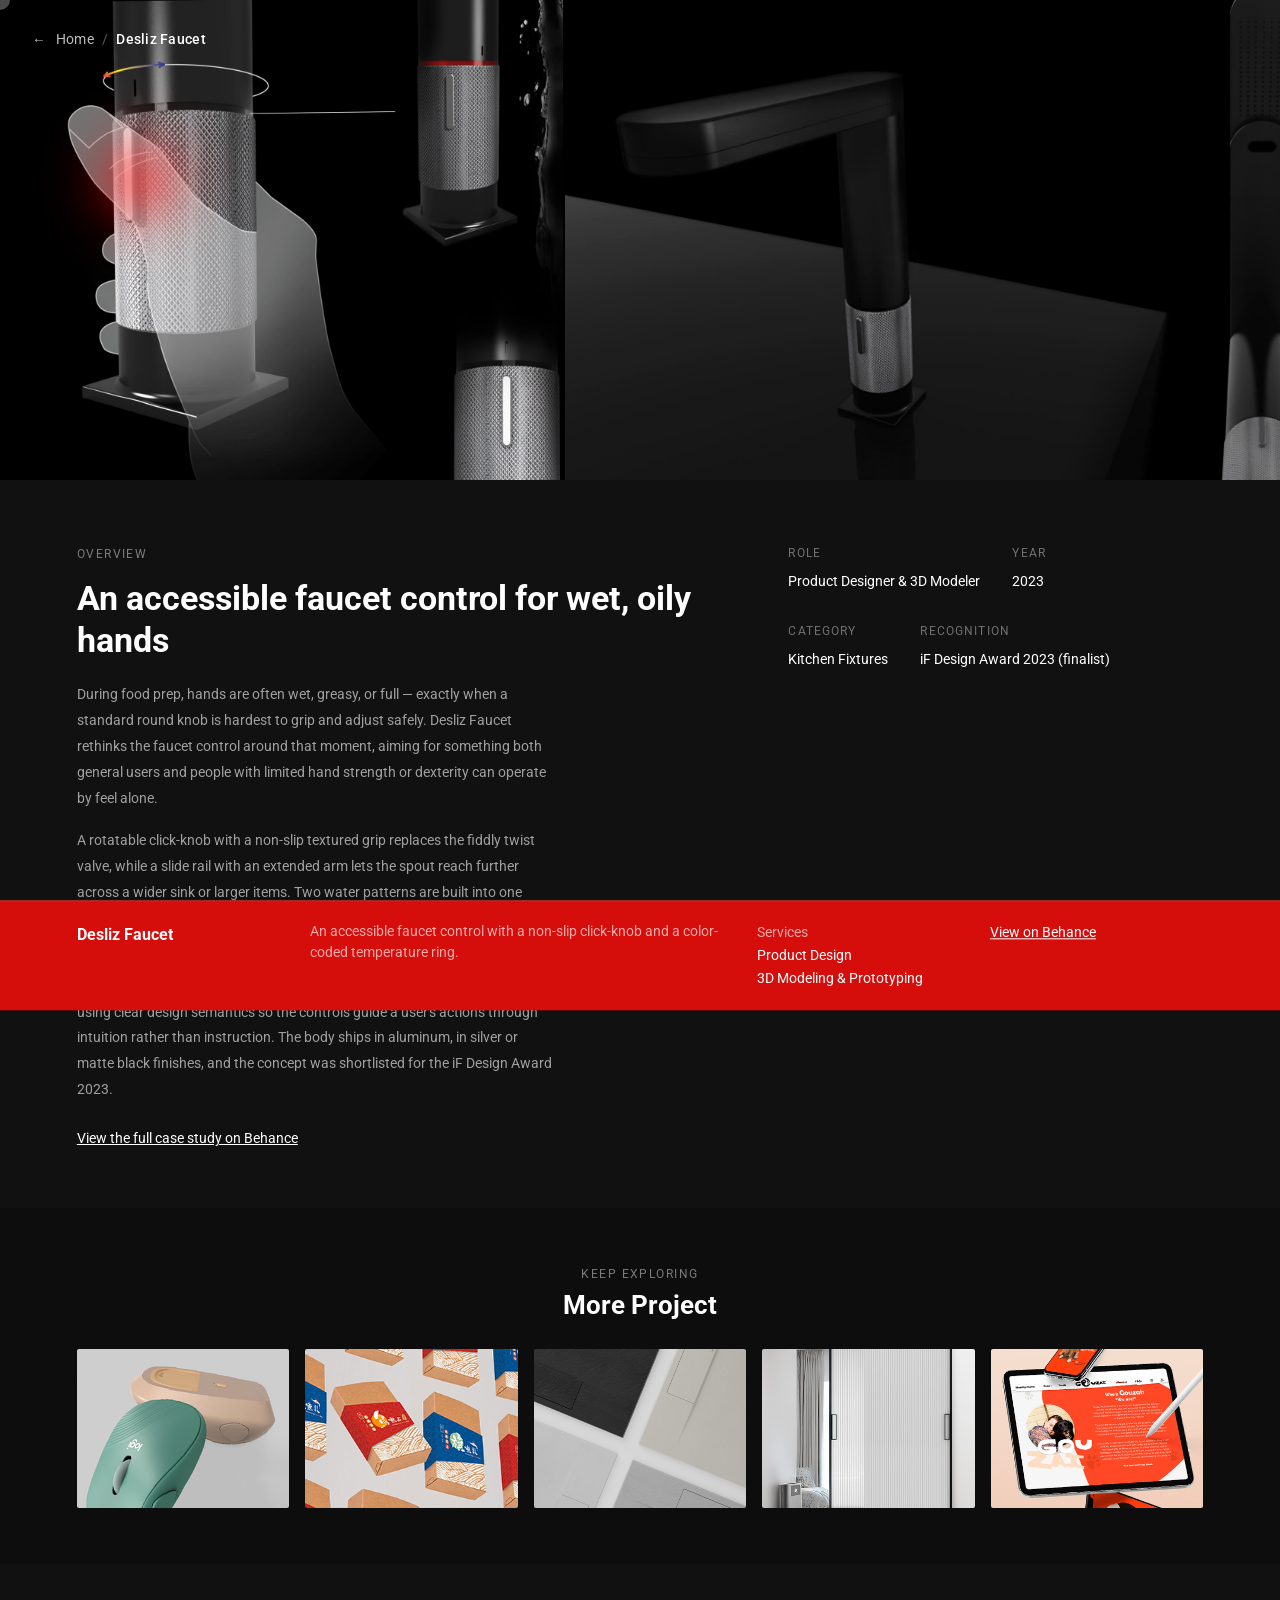
<file: single-project-desliz-faucet.html>
<!DOCTYPE html>
<html lang="en">

<head>
  <script>
    // Runs before first paint: if arriving from a project-link click,
    // add the class that instantly covers the page in red (see
    // html.pt-incoming in style.css) so there's no flash of raw
    // content before js/page-transition.js reveals through it.
    (function () {
      try {
        if (sessionStorage.getItem('ptOrigin')) {
          document.documentElement.classList.add('pt-incoming');
        }
      } catch (e) { /* private mode / storage blocked: no incoming transition */ }
    })();
  </script>
  <title>Desliz Faucet — ApiaHu Design Portfolio</title>
  <link rel="icon" type="image/x-icon" href="favicon.ico">
  <link rel="icon" type="image/png" sizes="32x32" href="images/favicon/favicon-32x32.png">
  <link rel="icon" type="image/png" sizes="16x16" href="images/favicon/favicon-16x16.png">
  <link rel="apple-touch-icon" sizes="180x180" href="images/favicon/apple-touch-icon.png">
  <meta charset="utf-8">
  <meta http-equiv="X-UA-Compatible" content="IE=edge">
  <meta name="viewport" content="width=device-width, initial-scale=1.0">
  <meta name="format-detection" content="telephone=no">
  <meta name="apple-mobile-web-app-capable" content="yes">
  <meta name="author" content="">
  <meta name="keywords" content="">
  <meta name="description" content="An accessible kitchen faucet concept with a non-slip click-knob and a color-coded temperature ring, designed for use with wet or oily hands.">
  <link rel="stylesheet" type="text/css" href="css/vendor.css">
  <link href="https://cdn.jsdelivr.net/npm/bootstrap@5.3.1/dist/css/bootstrap.min.css" rel="stylesheet"
    integrity="sha384-4bw+/aepP/YC94hEpVNVgiZdgIC5+VKNBQNGCHeKRQN+PtmoHDEXuppvnDJzQIu9" crossorigin="anonymous">
  <link rel="stylesheet" type="text/css" href="style.css">

  <link rel="preconnect" href="https://fonts.googleapis.com">
  <link rel="preconnect" href="https://fonts.gstatic.com" crossorigin>
  <link href="https://fonts.googleapis.com/css2?family=Roboto:wght@100;300;400;700;900&display=swap" rel="stylesheet">
</head>

<body class="project-page case-study-page" tabindex="0">

  <svg xmlns="http://www.w3.org/2000/svg" style="display: none;">
    <defs>
      <symbol xmlns="http://www.w3.org/2000/svg" id="arrow-left" viewBox="0 0 24 24">
        <path fill="currentColor"
          d="M17 11H9.41l3.3-3.29a1 1 0 1 0-1.42-1.42l-5 5a1 1 0 0 0-.21.33a1 1 0 0 0 0 .76a1 1 0 0 0 .21.33l5 5a1 1 0 0 0 1.42 0a1 1 0 0 0 0-1.42L9.41 13H17a1 1 0 0 0 0-2Z" />
      </symbol>
    </defs>
  </svg>

  <!-- Back to main page -->
  <a href="index.html" class="project-back">
    <svg width="14" height="14" viewBox="0 0 24 24"><use xlink:href="#arrow-left"></use></svg>
    Back to main page
  </a>

  <!-- Hero: horizontal, swipeable photo strip -->
  <div class="project-photos">
    <div class="photo"><img src="images/desliz-faucet-1.jpg" alt="Desliz Faucet — shot 1"></div>
    <div class="photo"><img src="images/desliz-faucet-2.jpg" alt="Desliz Faucet — shot 2"></div>
    <div class="photo"><img src="images/desliz-faucet-3.jpg" alt="Desliz Faucet — shot 3"></div>
    <div class="photo"><img src="images/desliz-faucet-4.jpg" alt="Desliz Faucet — shot 4"></div>
    <div class="photo"><img src="images/desliz-faucet-5.jpg" alt="Desliz Faucet — shot 5"></div>
    <div class="photo"><img src="images/desliz-faucet-6.jpg" alt="Desliz Faucet — shot 6"></div>
  </div>

  <div class="project-body">

    <!-- Overview -->
    <div class="project-overview">
      <div class="overview-text">
        <span class="section-label">Overview</span>
        <h2>An accessible faucet control for wet, oily hands</h2>
        <p>During food prep, hands are often wet, greasy, or full — exactly when a standard round knob is hardest to
          grip and adjust safely. Desliz Faucet rethinks the faucet control around that moment, aiming for something
          both general users and people with limited hand strength or dexterity can operate by feel alone.</p>
        <p>A rotatable click-knob with a non-slip textured grip replaces the fiddly twist valve, while a slide rail
          with an extended arm lets the spout reach further across a wider sink or larger items. Two water patterns
          are built into one head, and a temperature indicator ring — red for hot, blue for cold — makes the mode
          readable at a glance, without looking down or guessing by touch.</p>
        <p>The design was shaped through usability scenarios and hands-on testing, using clear design semantics so
          the controls guide a user's actions through intuition rather than instruction. The body ships in aluminum,
          in silver or matte black finishes, and the concept was shortlisted for the iF Design Award 2023.</p>
        <a href="https://www.behance.net/gallery/169975729/Accessible-Desliz-FaucetProduct-Design" target="_blank" class="discover-link">View the full case study on Behance</a>
      </div>
      <div class="overview-meta">
        <div class="meta-row">
          <div>
            <p class="meta-label">Role</p>
            <p class="meta-value">Product Designer &amp; 3D Modeler</p>
          </div>
          <div>
            <p class="meta-label">Year</p>
            <p class="meta-value">2023</p>
          </div>
        </div>
        <div class="meta-row">
          <div>
            <p class="meta-label">Category</p>
            <p class="meta-value">Kitchen Fixtures</p>
          </div>
          <div>
            <p class="meta-label">Recognition</p>
            <p class="meta-value">iF Design Award 2023 (finalist)</p>
          </div>
        </div>
      </div>
    </div>

    <!-- Keep Exploring / More Project -->
    <div class="more-projects">
      <div class="more-heading">
        <span class="eyebrow-small">Keep Exploring</span>
        <h3>More Project</h3>
      </div>
      <div class="more-track">
        <div class="item">
          <a href="single-project-logitech-pc-mouse.html" title="Logitech PC mouse" class="project-link" data-project="logitech-pc-mouse">
            <img src="images/home-gallery2.jpg" alt="Logitech PC mouse">
            <div class="overlay"></div>
            <div class="description">
              <span class="eyebrow">Computer Accessories</span>
              <h4>Logitech PC mouse</h4>
            </div>
          </a>
        </div>
        <div class="item">
          <a href="single-project.html" title="LAOSAN Local Souvenir" class="project-link" data-project="laosan-local-souvenir">
            <img src="images/home-gallery3.jpg" alt="LAOSAN Local Souvenir">
            <div class="overlay"></div>
            <div class="description">
              <span class="eyebrow">Packaging Design</span>
              <h4>LAOSAN Local Souvenir</h4>
            </div>
          </a>
        </div>
        <div class="item">
          <a href="single-project-mr-shower-tray.html" title="MR Shower tray" class="project-link" data-project="mr-shower-tray">
            <img src="images/home-gallery5.jpg" alt="MR Shower tray">
            <div class="overlay"></div>
            <div class="description">
              <span class="eyebrow">Bathroom Fixtures</span>
              <h4>MR Shower tray</h4>
            </div>
          </a>
        </div>
        <div class="item">
          <a href="single-project.html" title="MG Sliding Door" class="project-link" data-project="mg-sliding-door">
            <img src="images/home-gallery6.jpg" alt="MG Sliding Door">
            <div class="overlay"></div>
            <div class="description">
              <span class="eyebrow">Home Hardware</span>
              <h4>MG Sliding Door</h4>
            </div>
          </a>
        </div>
        <div class="item">
          <a href="single-project.html" title="GOUZAI Surprise Box" class="project-link" data-project="gouzai-surprise-box">
            <img src="images/home-gallery7.jpg" alt="GOUZAI Surprise Box">
            <div class="overlay"></div>
            <div class="description">
              <span class="eyebrow">Branding</span>
              <h4>GOUZAI Surprise Box</h4>
            </div>
          </a>
        </div>
      </div>
      <div class="swipe-hint">&larr;&nbsp; Swipe to see more &nbsp;&rarr;</div>
    </div>
  </div>

  <!-- Fixed bottom info bar -->
  <div class="project-info-bar">
    <div>
      <p class="project-name">Desliz Faucet</p>
    </div>
    <div class="summary-col">
      <p class="project-summary">An accessible faucet control with a non-slip click-knob and a color-coded
        temperature ring.</p>
    </div>
    <div>
      <p class="project-meta-label">Services</p>
      <p class="project-meta-value">Product Design<br>3D Modeling &amp; Prototyping</p>
    </div>
    <div>
      <a href="https://www.behance.net/gallery/169975729/Accessible-Desliz-FaucetProduct-Design" target="_blank" class="project-visit">View on Behance</a>
    </div>
  </div>

  <!-- Lightbox -->
  <div class="lightbox" id="lightbox">
    <button class="lightbox-close" id="lightboxClose" aria-label="Close">&times;</button>
    <div class="lightbox-inner" id="lightboxInner"></div>
  </div>

  <script src="js/single-project.js"></script>
  <script src="js/cursor.js"></script>
  <script src="js/page-transition.js"></script>
</body>

</html>
</file>
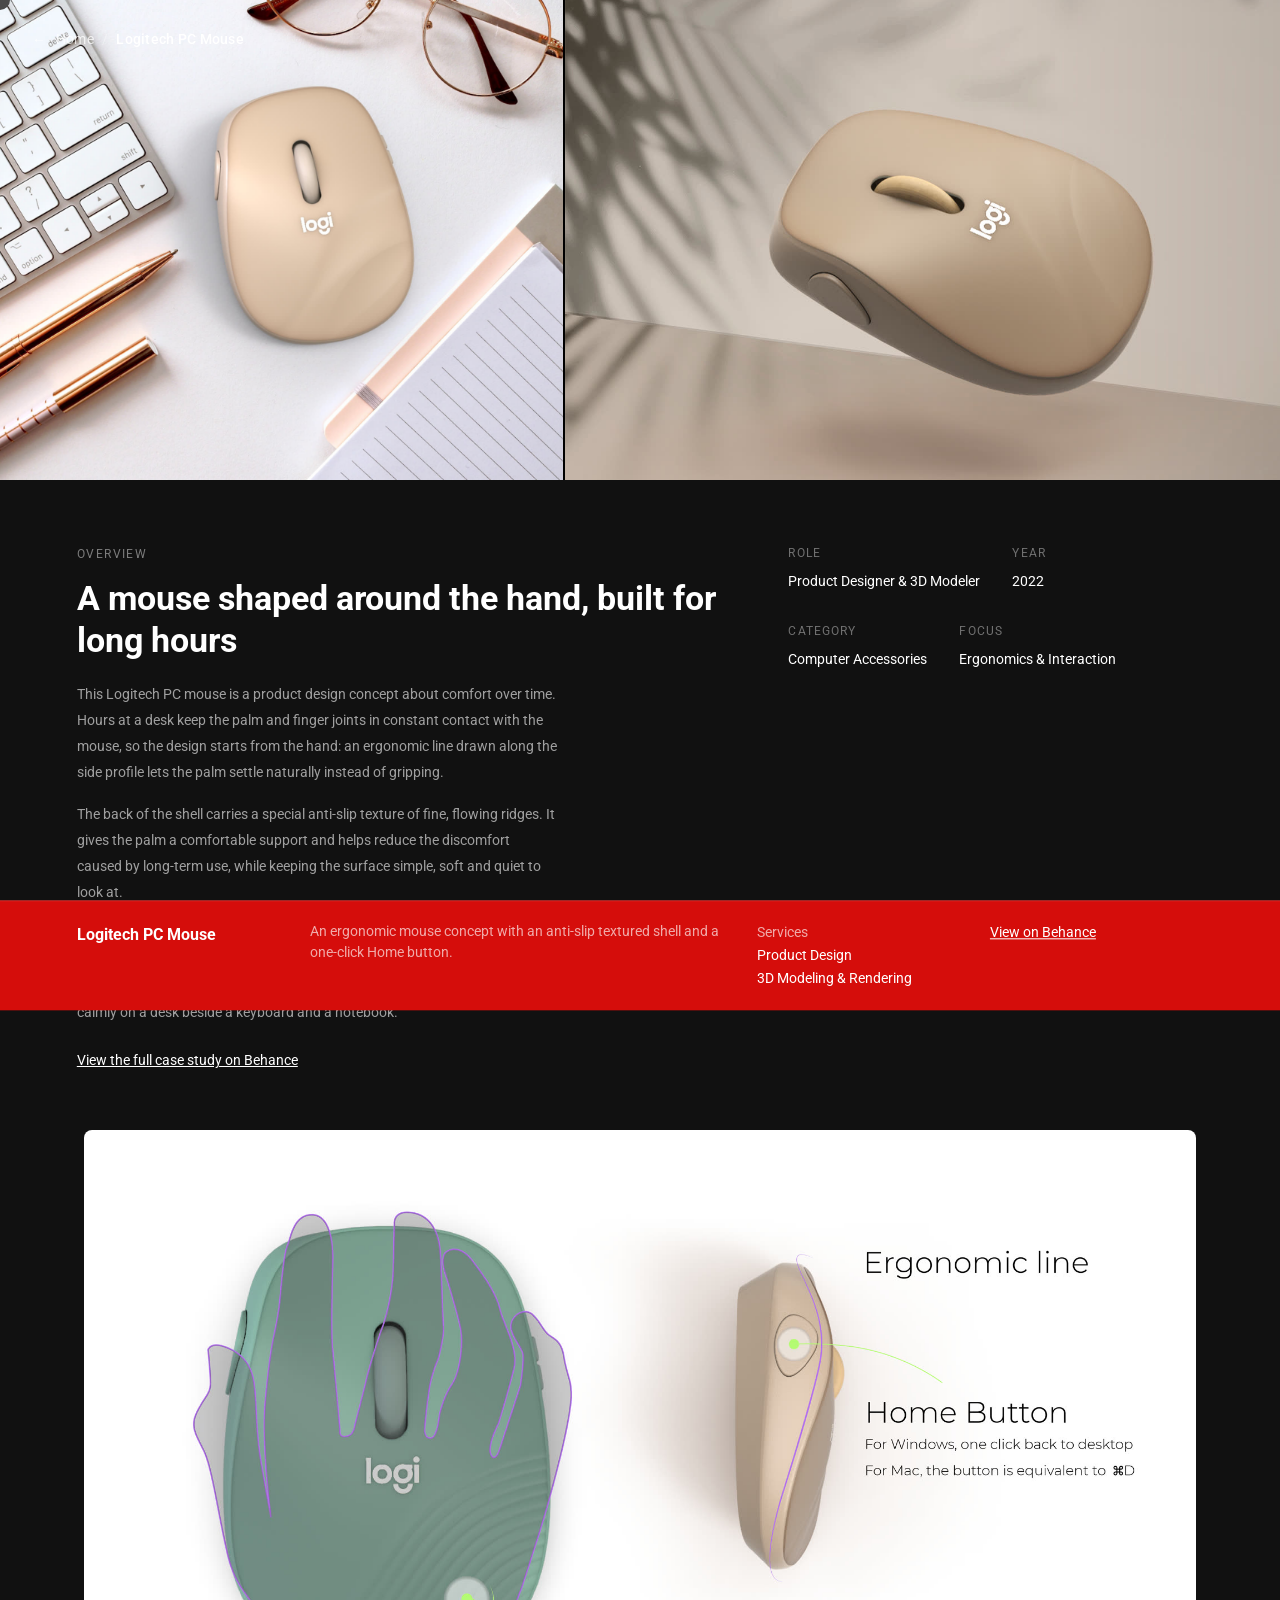
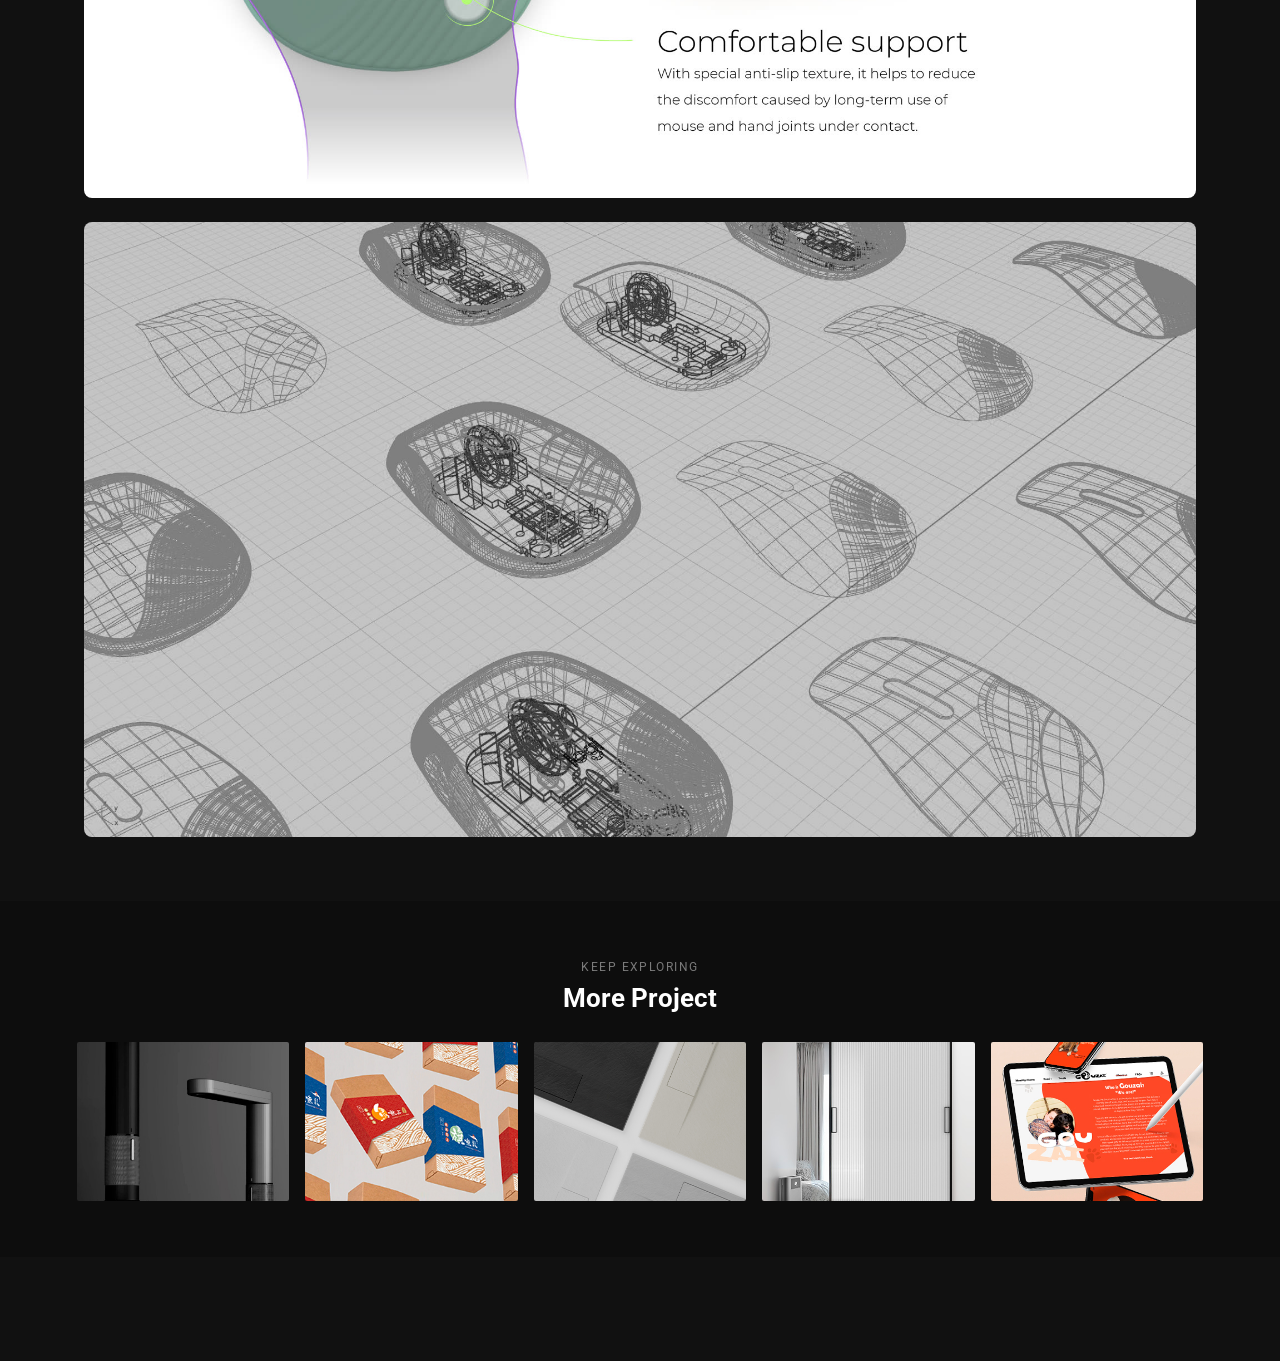
<file: single-project-logitech-pc-mouse.html>
<!DOCTYPE html>
<html lang="en">

<head>
  <script>
    // Runs before first paint: if arriving from a project-link click,
    // add the class that instantly covers the page in red (see
    // html.pt-incoming in style.css) so there's no flash of raw
    // content before js/page-transition.js reveals through it.
    (function () {
      try {
        if (sessionStorage.getItem('ptOrigin')) {
          document.documentElement.classList.add('pt-incoming');
        }
      } catch (e) { /* private mode / storage blocked: no incoming transition */ }
    })();
  </script>
  <title>Logitech PC Mouse — ApiaHu Design Portfolio</title>
  <link rel="icon" type="image/x-icon" href="favicon.ico">
  <link rel="icon" type="image/png" sizes="32x32" href="images/favicon/favicon-32x32.png">
  <link rel="icon" type="image/png" sizes="16x16" href="images/favicon/favicon-16x16.png">
  <link rel="apple-touch-icon" sizes="180x180" href="images/favicon/apple-touch-icon.png">
  <meta charset="utf-8">
  <meta http-equiv="X-UA-Compatible" content="IE=edge">
  <meta name="viewport" content="width=device-width, initial-scale=1.0">
  <meta name="format-detection" content="telephone=no">
  <meta name="apple-mobile-web-app-capable" content="yes">
  <meta name="author" content="">
  <meta name="keywords" content="">
  <meta name="description" content="A Logitech PC mouse concept shaped around an ergonomic line, with an anti-slip textured rear and a one-click Home button.">
  <link rel="stylesheet" type="text/css" href="css/vendor.css">
  <link href="https://cdn.jsdelivr.net/npm/bootstrap@5.3.1/dist/css/bootstrap.min.css" rel="stylesheet"
    integrity="sha384-4bw+/aepP/YC94hEpVNVgiZdgIC5+VKNBQNGCHeKRQN+PtmoHDEXuppvnDJzQIu9" crossorigin="anonymous">
  <link rel="stylesheet" type="text/css" href="style.css">

  <link rel="preconnect" href="https://fonts.googleapis.com">
  <link rel="preconnect" href="https://fonts.gstatic.com" crossorigin>
  <link href="https://fonts.googleapis.com/css2?family=Roboto:wght@100;300;400;700;900&display=swap" rel="stylesheet">
</head>

<body class="project-page case-study-page" tabindex="0">

  <svg xmlns="http://www.w3.org/2000/svg" style="display: none;">
    <defs>
      <symbol xmlns="http://www.w3.org/2000/svg" id="arrow-left" viewBox="0 0 24 24">
        <path fill="currentColor"
          d="M17 11H9.41l3.3-3.29a1 1 0 1 0-1.42-1.42l-5 5a1 1 0 0 0-.21.33a1 1 0 0 0 0 .76a1 1 0 0 0 .21.33l5 5a1 1 0 0 0 1.42 0a1 1 0 0 0 0-1.42L9.41 13H17a1 1 0 0 0 0-2Z" />
      </symbol>
    </defs>
  </svg>

  <!-- Back to main page -->
  <a href="index.html" class="project-back">
    <svg width="14" height="14" viewBox="0 0 24 24"><use xlink:href="#arrow-left"></use></svg>
    Back to main page
  </a>

  <!-- Hero: horizontal, swipeable photo strip -->
  <div class="project-photos">
    <div class="photo"><img src="images/logitech-pc-mouse-1.jpg" alt="Logitech PC mouse concept in sand on a desk beside a keyboard and glasses"></div>
    <div class="photo"><img src="images/logitech-pc-mouse-2.jpg" alt="Sand-coloured Logitech mouse floating in warm window light"></div>
    <div class="photo"><img src="images/logitech-pc-mouse-3.jpg" alt="Sage-green Logitech mouse floating above a pale surface"></div>
    <div class="photo"><img src="images/logitech-pc-mouse-4.jpg" alt="Mint Logitech mouse resting against a laptop keyboard"></div>
    <div class="photo"><img src="images/logitech-pc-mouse-5.jpg" alt="Sage-green Logitech mouse on a grey background"></div>
    <div class="photo"><img src="images/logitech-pc-mouse-6.jpg" alt="Top, side and underside views of the sand-coloured mouse"></div>
    <div class="photo"><img src="images/logitech-pc-mouse-7.jpg" alt="Close-up of the sage-green mouse, its logo and the wave-textured shell"></div>
    <div class="photo"><img src="images/logitech-pc-mouse-9.jpg" alt="Close-up of the sand-coloured mouse underside, battery cover and shell texture"></div>
    <div class="photo"><img src="images/logitech-pc-mouse-draft.jpg" alt="Front, side and underside views of the sage-green Logitech mouse"></div>
  </div>

  <div class="project-body">

    <!-- Overview -->
    <div class="project-overview">
      <div class="overview-text">
        <span class="section-label">Overview</span>
        <h2>A mouse shaped around the hand, built for long hours</h2>
        <p>This Logitech PC mouse is a product design concept about comfort over time. Hours at a desk keep the
          palm and finger joints in constant contact with the mouse, so the design starts from the hand: an
          ergonomic line drawn along the side profile lets the palm settle naturally instead of gripping.</p>
        <p>The back of the shell carries a special anti-slip texture of fine, flowing ridges. It gives the palm a
          comfortable support and helps reduce the discomfort caused by long-term use, while keeping the surface
          simple, soft and quiet to look at.</p>
        <p>A dedicated Home button sits under the thumb: on Windows one click takes you back to the desktop, and on
          Mac it works as &#8984;D. The concept was modelled and rendered in sage green, mint and sand, colours
          chosen to sit calmly on a desk beside a keyboard and a notebook.</p>
        <a href="https://www.behance.net/gallery/148942635/Logitech-PC-mouseProduct-Design-Concept" target="_blank" class="discover-link">View the full case study on Behance</a>
      </div>
      <div class="overview-meta">
        <div class="meta-row">
          <div>
            <p class="meta-label">Role</p>
            <p class="meta-value">Product Designer &amp; 3D Modeler</p>
          </div>
          <div>
            <p class="meta-label">Year</p>
            <p class="meta-value">2022</p>
          </div>
        </div>
        <div class="meta-row">
          <div>
            <p class="meta-label">Category</p>
            <p class="meta-value">Computer Accessories</p>
          </div>
          <div>
            <p class="meta-label">Focus</p>
            <p class="meta-value">Ergonomics &amp; Interaction</p>
          </div>
        </div>
      </div>
    </div>

    <!-- Ergonomics diagram -->
    <section class="project-video">
      <img src="images/logitech-pc-mouse-ergonomics.jpg" alt="Ergonomic line, Home button and comfortable support, shown on a hand holding the mouse">
      <img src="images/logitech-pc-mouse-8.jpg" alt="Surface and inner-structure wireframes of the mouse in Rhino">
    </section>

    <!-- Keep Exploring / More Project -->
    <div class="more-projects">
      <div class="more-heading">
        <span class="eyebrow-small">Keep Exploring</span>
        <h3>More Project</h3>
      </div>
      <div class="more-track">
        <div class="item">
          <a href="single-project-desliz-faucet.html" title="Desliz Faucet" class="project-link" data-project="desliz-faucet">
            <img src="images/home-gallery1.jpg" alt="Desliz Faucet">
            <div class="overlay"></div>
            <div class="description">
              <span class="eyebrow">Kitchen Fixtures</span>
              <h4>Desliz Faucet</h4>
            </div>
          </a>
        </div>
        <div class="item">
          <a href="single-project.html" title="LAOSAN Local Souvenir" class="project-link" data-project="laosan-local-souvenir">
            <img src="images/home-gallery3.jpg" alt="LAOSAN Local Souvenir">
            <div class="overlay"></div>
            <div class="description">
              <span class="eyebrow">Packaging Design</span>
              <h4>LAOSAN Local Souvenir</h4>
            </div>
          </a>
        </div>
        <div class="item">
          <a href="single-project-mr-shower-tray.html" title="MR Shower tray" class="project-link" data-project="mr-shower-tray">
            <img src="images/home-gallery5.jpg" alt="MR Shower tray">
            <div class="overlay"></div>
            <div class="description">
              <span class="eyebrow">Bathroom Fixtures</span>
              <h4>MR Shower tray</h4>
            </div>
          </a>
        </div>
        <div class="item">
          <a href="single-project.html" title="MG Sliding Door" class="project-link" data-project="mg-sliding-door">
            <img src="images/home-gallery6.jpg" alt="MG Sliding Door">
            <div class="overlay"></div>
            <div class="description">
              <span class="eyebrow">Home Hardware</span>
              <h4>MG Sliding Door</h4>
            </div>
          </a>
        </div>
        <div class="item">
          <a href="single-project.html" title="GOUZAI Surprise Box" class="project-link" data-project="gouzai-surprise-box">
            <img src="images/home-gallery7.jpg" alt="GOUZAI Surprise Box">
            <div class="overlay"></div>
            <div class="description">
              <span class="eyebrow">Branding</span>
              <h4>GOUZAI Surprise Box</h4>
            </div>
          </a>
        </div>
      </div>
      <div class="swipe-hint">&larr;&nbsp; Swipe to see more &nbsp;&rarr;</div>
    </div>
  </div>

  <!-- Fixed bottom info bar -->
  <div class="project-info-bar">
    <div>
      <p class="project-name">Logitech PC Mouse</p>
    </div>
    <div class="summary-col">
      <p class="project-summary">An ergonomic mouse concept with an anti-slip textured shell and a one-click
        Home button.</p>
    </div>
    <div>
      <p class="project-meta-label">Services</p>
      <p class="project-meta-value">Product Design<br>3D Modeling &amp; Rendering</p>
    </div>
    <div>
      <a href="https://www.behance.net/gallery/148942635/Logitech-PC-mouseProduct-Design-Concept" target="_blank" class="project-visit">View on Behance</a>
    </div>
  </div>

  <!-- Lightbox -->
  <div class="lightbox" id="lightbox">
    <button class="lightbox-close" id="lightboxClose" aria-label="Close">&times;</button>
    <div class="lightbox-inner" id="lightboxInner"></div>
  </div>

  <script src="js/single-project.js"></script>
  <script src="js/cursor.js"></script>
  <script src="js/page-transition.js"></script>
</body>

</html>
</file>
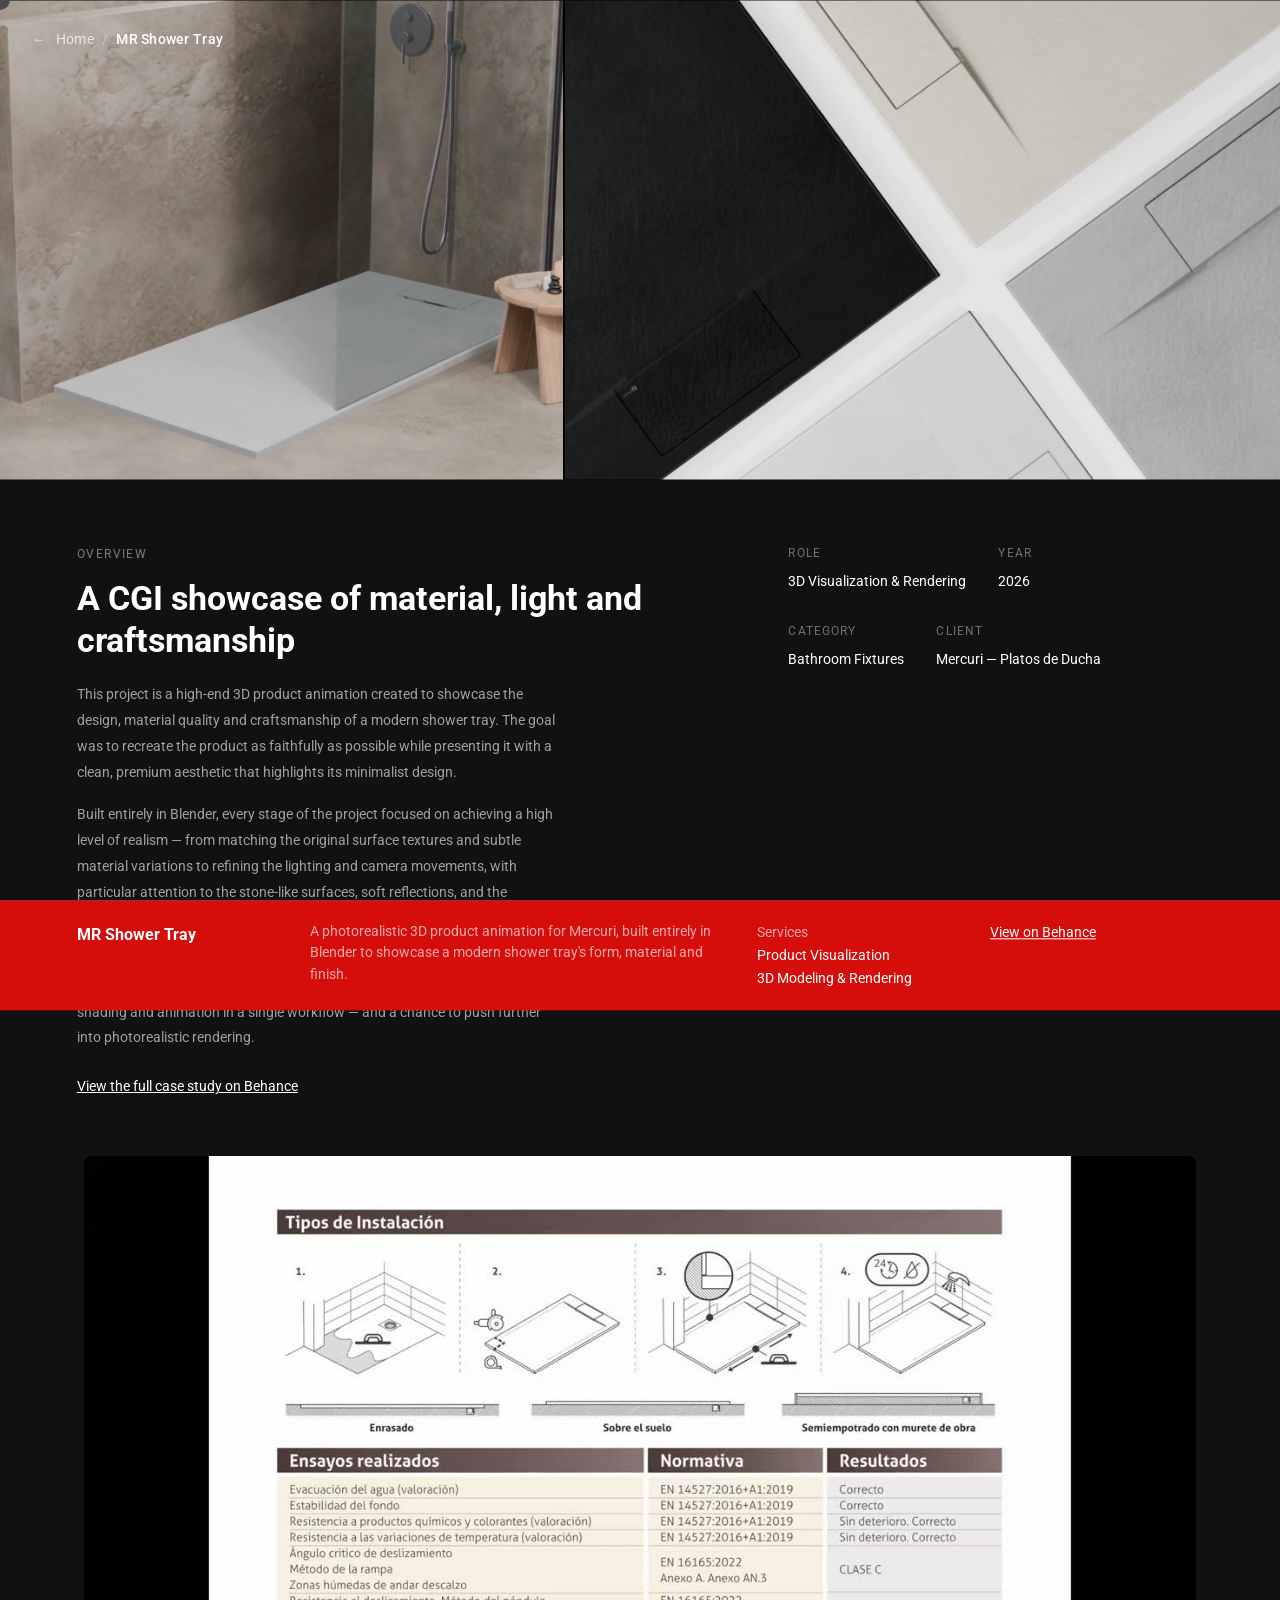
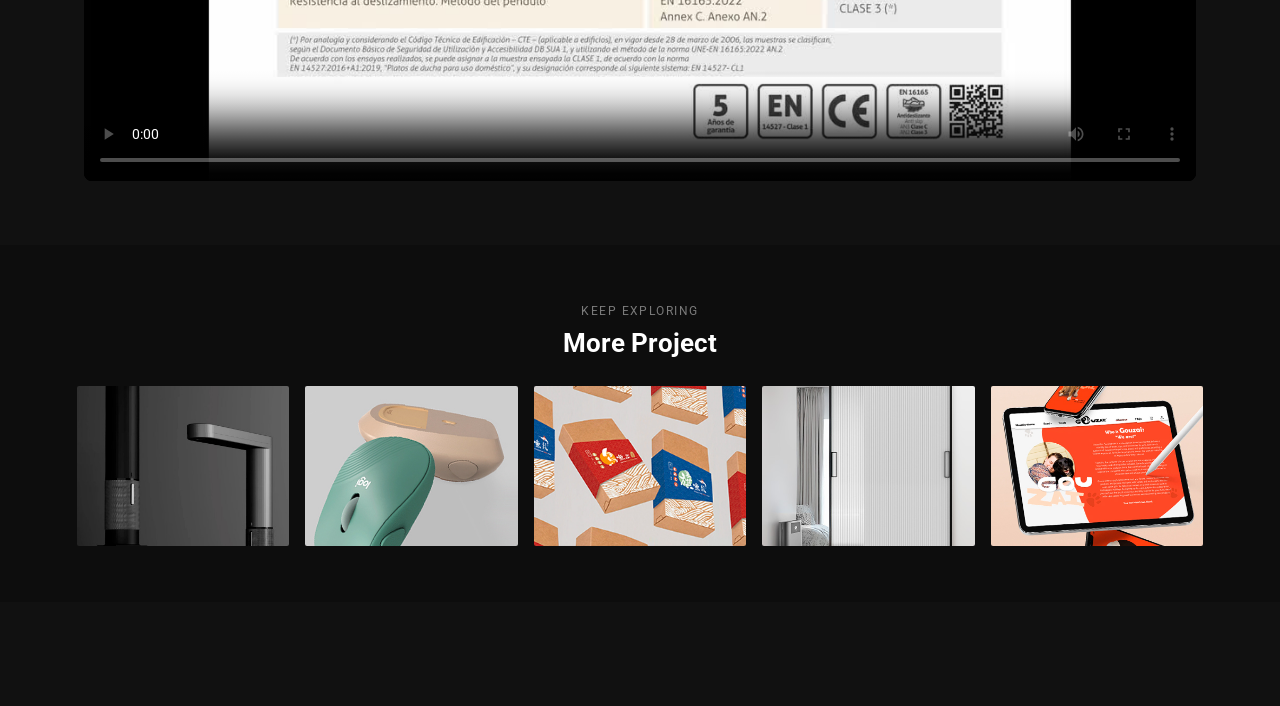
<file: single-project-mr-shower-tray.html>
<!DOCTYPE html>
<html lang="en">

<head>
  <script>
    // Runs before first paint: if arriving from a project-link click,
    // add the class that instantly covers the page in red (see
    // html.pt-incoming in style.css) so there's no flash of raw
    // content before js/page-transition.js reveals through it.
    (function () {
      try {
        if (sessionStorage.getItem('ptOrigin')) {
          document.documentElement.classList.add('pt-incoming');
        }
      } catch (e) { /* private mode / storage blocked: no incoming transition */ }
    })();
  </script>
  <title>MR Shower Tray — ApiaHu Design Portfolio</title>
  <link rel="icon" type="image/x-icon" href="favicon.ico">
  <link rel="icon" type="image/png" sizes="32x32" href="images/favicon/favicon-32x32.png">
  <link rel="icon" type="image/png" sizes="16x16" href="images/favicon/favicon-16x16.png">
  <link rel="apple-touch-icon" sizes="180x180" href="images/favicon/apple-touch-icon.png">
  <meta charset="utf-8">
  <meta http-equiv="X-UA-Compatible" content="IE=edge">
  <meta name="viewport" content="width=device-width, initial-scale=1.0">
  <meta name="format-detection" content="telephone=no">
  <meta name="apple-mobile-web-app-capable" content="yes">
  <meta name="author" content="">
  <meta name="keywords" content="">
  <meta name="description" content="A high-end 3D product animation for Mercuri's shower tray, built in Blender to showcase material, finish and craftsmanship across four colourways.">
  <link rel="stylesheet" type="text/css" href="css/vendor.css">
  <link href="https://cdn.jsdelivr.net/npm/bootstrap@5.3.1/dist/css/bootstrap.min.css" rel="stylesheet"
    integrity="sha384-4bw+/aepP/YC94hEpVNVgiZdgIC5+VKNBQNGCHeKRQN+PtmoHDEXuppvnDJzQIu9" crossorigin="anonymous">
  <link rel="stylesheet" type="text/css" href="style.css">

  <link rel="preconnect" href="https://fonts.googleapis.com">
  <link rel="preconnect" href="https://fonts.gstatic.com" crossorigin>
  <link href="https://fonts.googleapis.com/css2?family=Roboto:wght@100;300;400;700;900&display=swap" rel="stylesheet">
</head>

<body class="project-page case-study-page" tabindex="0">

  <svg xmlns="http://www.w3.org/2000/svg" style="display: none;">
    <defs>
      <symbol xmlns="http://www.w3.org/2000/svg" id="arrow-left" viewBox="0 0 24 24">
        <path fill="currentColor"
          d="M17 11H9.41l3.3-3.29a1 1 0 1 0-1.42-1.42l-5 5a1 1 0 0 0-.21.33a1 1 0 0 0 0 .76a1 1 0 0 0 .21.33l5 5a1 1 0 0 0 1.42 0a1 1 0 0 0 0-1.42L9.41 13H17a1 1 0 0 0 0-2Z" />
      </symbol>
    </defs>
  </svg>

  <!-- Back to main page -->
  <a href="index.html" class="project-back">
    <svg width="14" height="14" viewBox="0 0 24 24"><use xlink:href="#arrow-left"></use></svg>
    Back to main page
  </a>

  <!-- Hero: horizontal, swipeable photo strip -->
  <div class="project-photos">
    <div class="photo"><img src="images/mr-shower-tray-1.jpg" alt="Mercuri shower tray rendered in a modern bathroom setting"></div>
    <div class="photo"><img src="images/mr-shower-tray-2.jpg" alt="Mercuri shower tray in four colour finishes"></div>
    <div class="photo"><img src="images/mr-shower-tray-3.jpg" alt="Close-up render of the graphite shower tray surface and integrated drain"></div>
    <div class="photo"><img src="images/mr-shower-tray-4.jpg" alt="Macro detail of the shower tray edge and drain cover"></div>
    <div class="photo"><img src="images/mr-shower-tray-5.jpg" alt="Stylised render of water splashing across the shower tray surface"></div>
  </div>

  <div class="project-body">

    <!-- Overview -->
    <div class="project-overview">
      <div class="overview-text">
        <span class="section-label">Overview</span>
        <h2>A CGI showcase of material, light and craftsmanship</h2>
        <p>This project is a high-end 3D product animation created to showcase the design, material quality and
          craftsmanship of a modern shower tray. The goal was to recreate the product as faithfully as possible
          while presenting it with a clean, premium aesthetic that highlights its minimalist design.</p>
        <p>Built entirely in Blender, every stage of the project focused on achieving a high level of realism —
          from matching the original surface textures and subtle material variations to refining the lighting and
          camera movements, with particular attention to the stone-like surfaces, soft reflections, and the
          integrated linear drain.</p>
        <p>The animation explores the tray from multiple angles across all four colour finishes, bringing together
          product visualization, material creation, lighting, shading and animation in a single workflow — and a
          chance to push further into photorealistic rendering.</p>
        <a href="https://www.behance.net/gallery/255414795/MR-SHOWER-TRAYProduct-Design" target="_blank" class="discover-link">View the full case study on Behance</a>
      </div>
      <div class="overview-meta">
        <div class="meta-row">
          <div>
            <p class="meta-label">Role</p>
            <p class="meta-value">3D Visualization &amp; Rendering</p>
          </div>
          <div>
            <p class="meta-label">Year</p>
            <p class="meta-value">2026</p>
          </div>
        </div>
        <div class="meta-row">
          <div>
            <p class="meta-label">Category</p>
            <p class="meta-value">Bathroom Fixtures</p>
          </div>
          <div>
            <p class="meta-label">Client</p>
            <p class="meta-value">Mercuri — Platos de Ducha</p>
          </div>
        </div>
      </div>
    </div>

    <!-- Product animation -->
    <section class="project-video">
      <video src="videos/mr-shower-tray.mp4" poster="images/mr-shower-tray-poster.jpg"
        controls preload="metadata" playsinline>
      </video>
    </section>

    <!-- Keep Exploring / More Project -->
    <div class="more-projects">
      <div class="more-heading">
        <span class="eyebrow-small">Keep Exploring</span>
        <h3>More Project</h3>
      </div>
      <div class="more-track">
        <div class="item">
          <a href="single-project-desliz-faucet.html" title="Desliz Faucet" class="project-link" data-project="desliz-faucet">
            <img src="images/home-gallery1.jpg" alt="Desliz Faucet">
            <div class="overlay"></div>
            <div class="description">
              <span class="eyebrow">Kitchen Fixtures</span>
              <h4>Desliz Faucet</h4>
            </div>
          </a>
        </div>
        <div class="item">
          <a href="single-project-logitech-pc-mouse.html" title="Logitech PC mouse" class="project-link" data-project="logitech-pc-mouse">
            <img src="images/home-gallery2.jpg" alt="Logitech PC mouse">
            <div class="overlay"></div>
            <div class="description">
              <span class="eyebrow">Computer Accessories</span>
              <h4>Logitech PC mouse</h4>
            </div>
          </a>
        </div>
        <div class="item">
          <a href="single-project.html" title="LAOSAN Local Souvenir" class="project-link" data-project="laosan-local-souvenir">
            <img src="images/home-gallery3.jpg" alt="LAOSAN Local Souvenir">
            <div class="overlay"></div>
            <div class="description">
              <span class="eyebrow">Packaging Design</span>
              <h4>LAOSAN Local Souvenir</h4>
            </div>
          </a>
        </div>
        <div class="item">
          <a href="single-project.html" title="MG Sliding Door" class="project-link" data-project="mg-sliding-door">
            <img src="images/home-gallery6.jpg" alt="MG Sliding Door">
            <div class="overlay"></div>
            <div class="description">
              <span class="eyebrow">Home Hardware</span>
              <h4>MG Sliding Door</h4>
            </div>
          </a>
        </div>
        <div class="item">
          <a href="single-project.html" title="GOUZAI Surprise Box" class="project-link" data-project="gouzai-surprise-box">
            <img src="images/home-gallery7.jpg" alt="GOUZAI Surprise Box">
            <div class="overlay"></div>
            <div class="description">
              <span class="eyebrow">Branding</span>
              <h4>GOUZAI Surprise Box</h4>
            </div>
          </a>
        </div>
      </div>
      <div class="swipe-hint">&larr;&nbsp; Swipe to see more &nbsp;&rarr;</div>
    </div>
  </div>

  <!-- Fixed bottom info bar -->
  <div class="project-info-bar">
    <div>
      <p class="project-name">MR Shower Tray</p>
    </div>
    <div class="summary-col">
      <p class="project-summary">A photorealistic 3D product animation for Mercuri, built entirely in Blender to
        showcase a modern shower tray's form, material and finish.</p>
    </div>
    <div>
      <p class="project-meta-label">Services</p>
      <p class="project-meta-value">Product Visualization<br>3D Modeling &amp; Rendering</p>
    </div>
    <div>
      <a href="https://www.behance.net/gallery/255414795/MR-SHOWER-TRAYProduct-Design" target="_blank" class="project-visit">View on Behance</a>
    </div>
  </div>

  <!-- Lightbox -->
  <div class="lightbox" id="lightbox">
    <button class="lightbox-close" id="lightboxClose" aria-label="Close">&times;</button>
    <div class="lightbox-inner" id="lightboxInner"></div>
  </div>

  <script src="js/single-project.js"></script>
  <script src="js/cursor.js"></script>
  <script src="js/page-transition.js"></script>
</body>

</html>
</file>
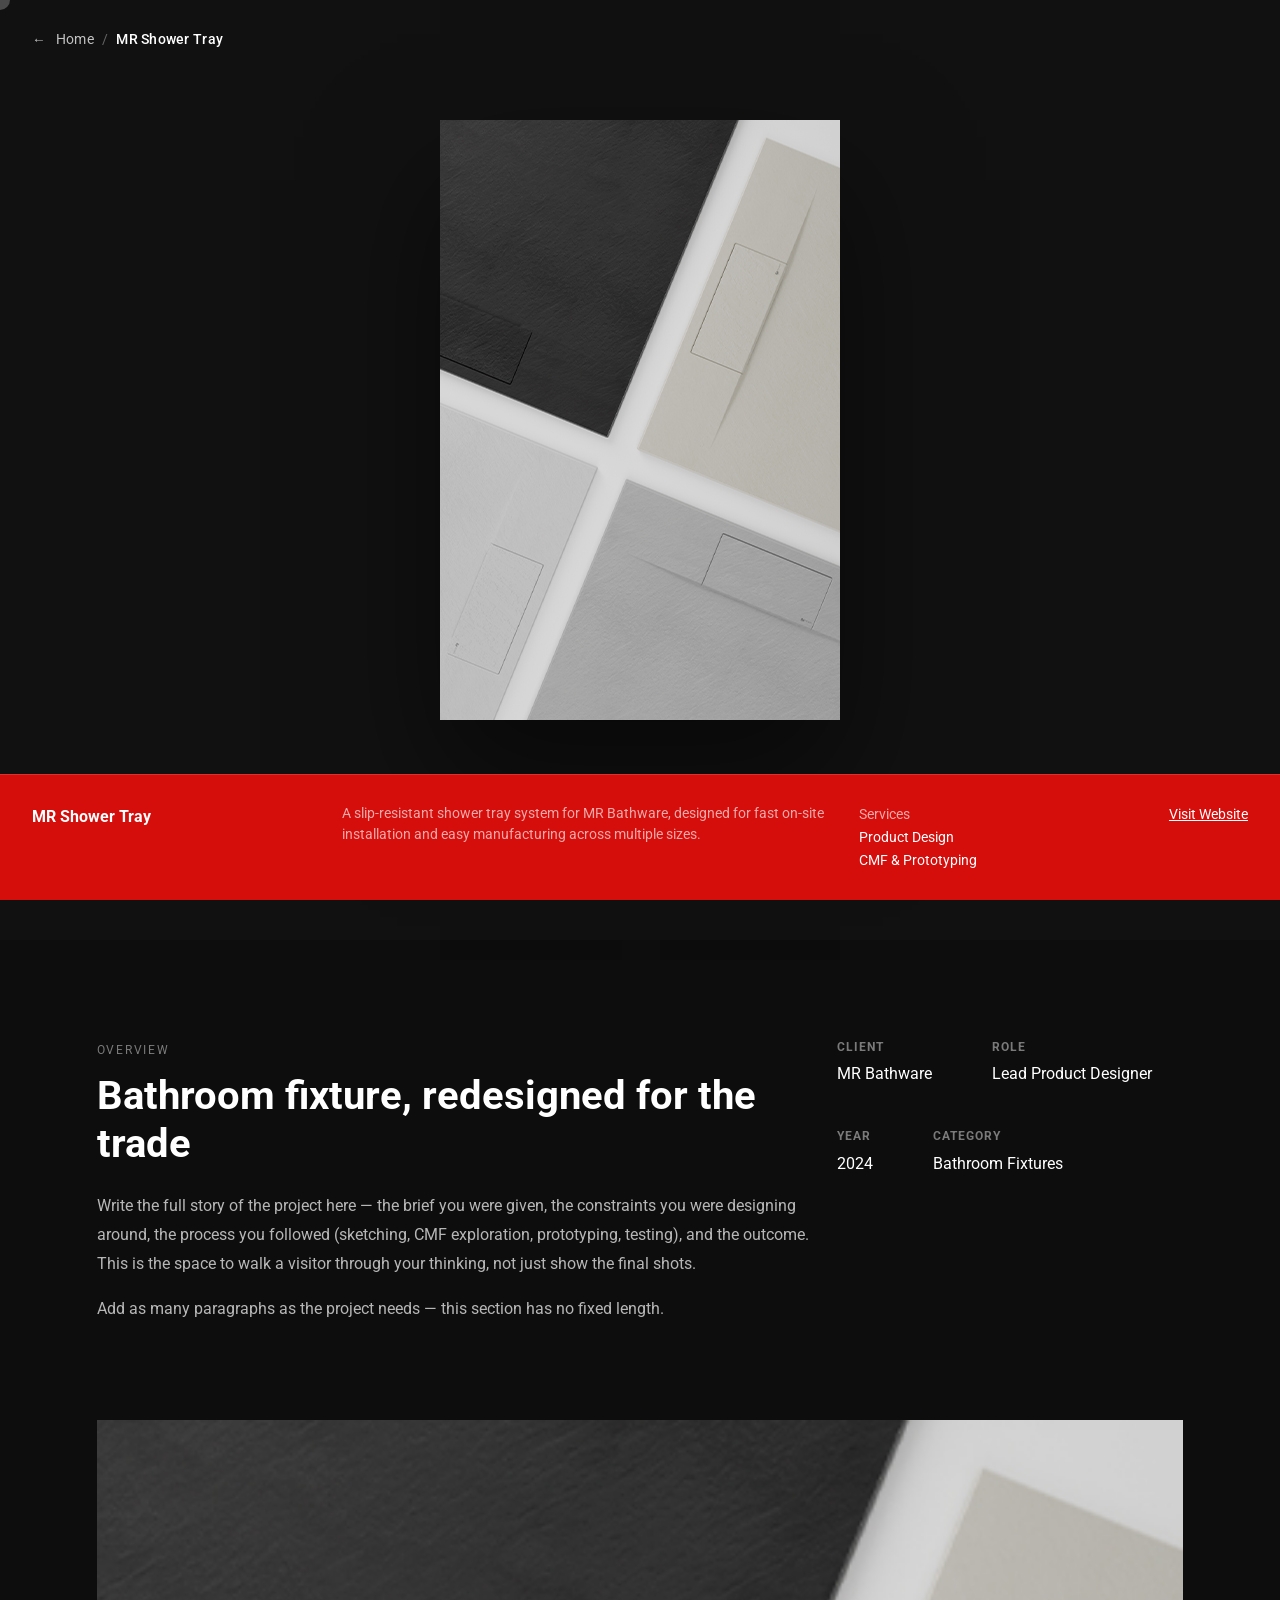
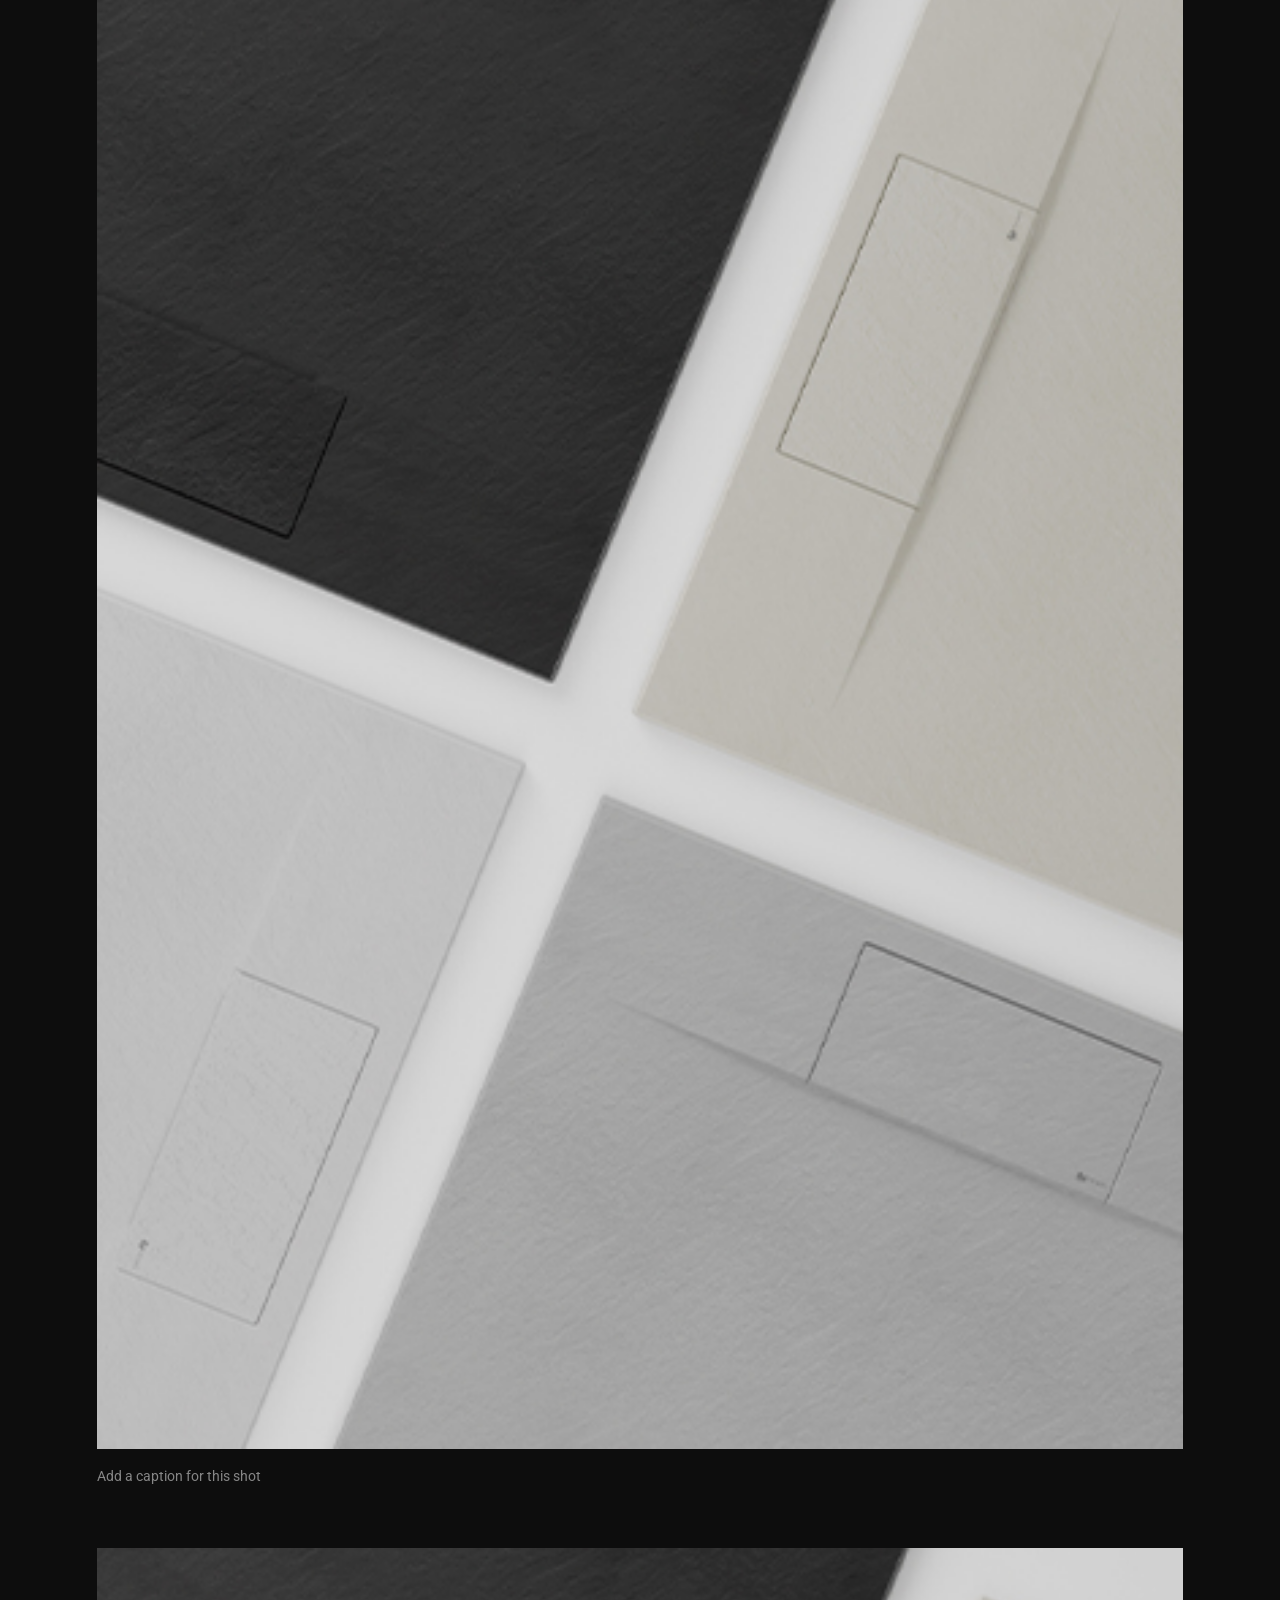
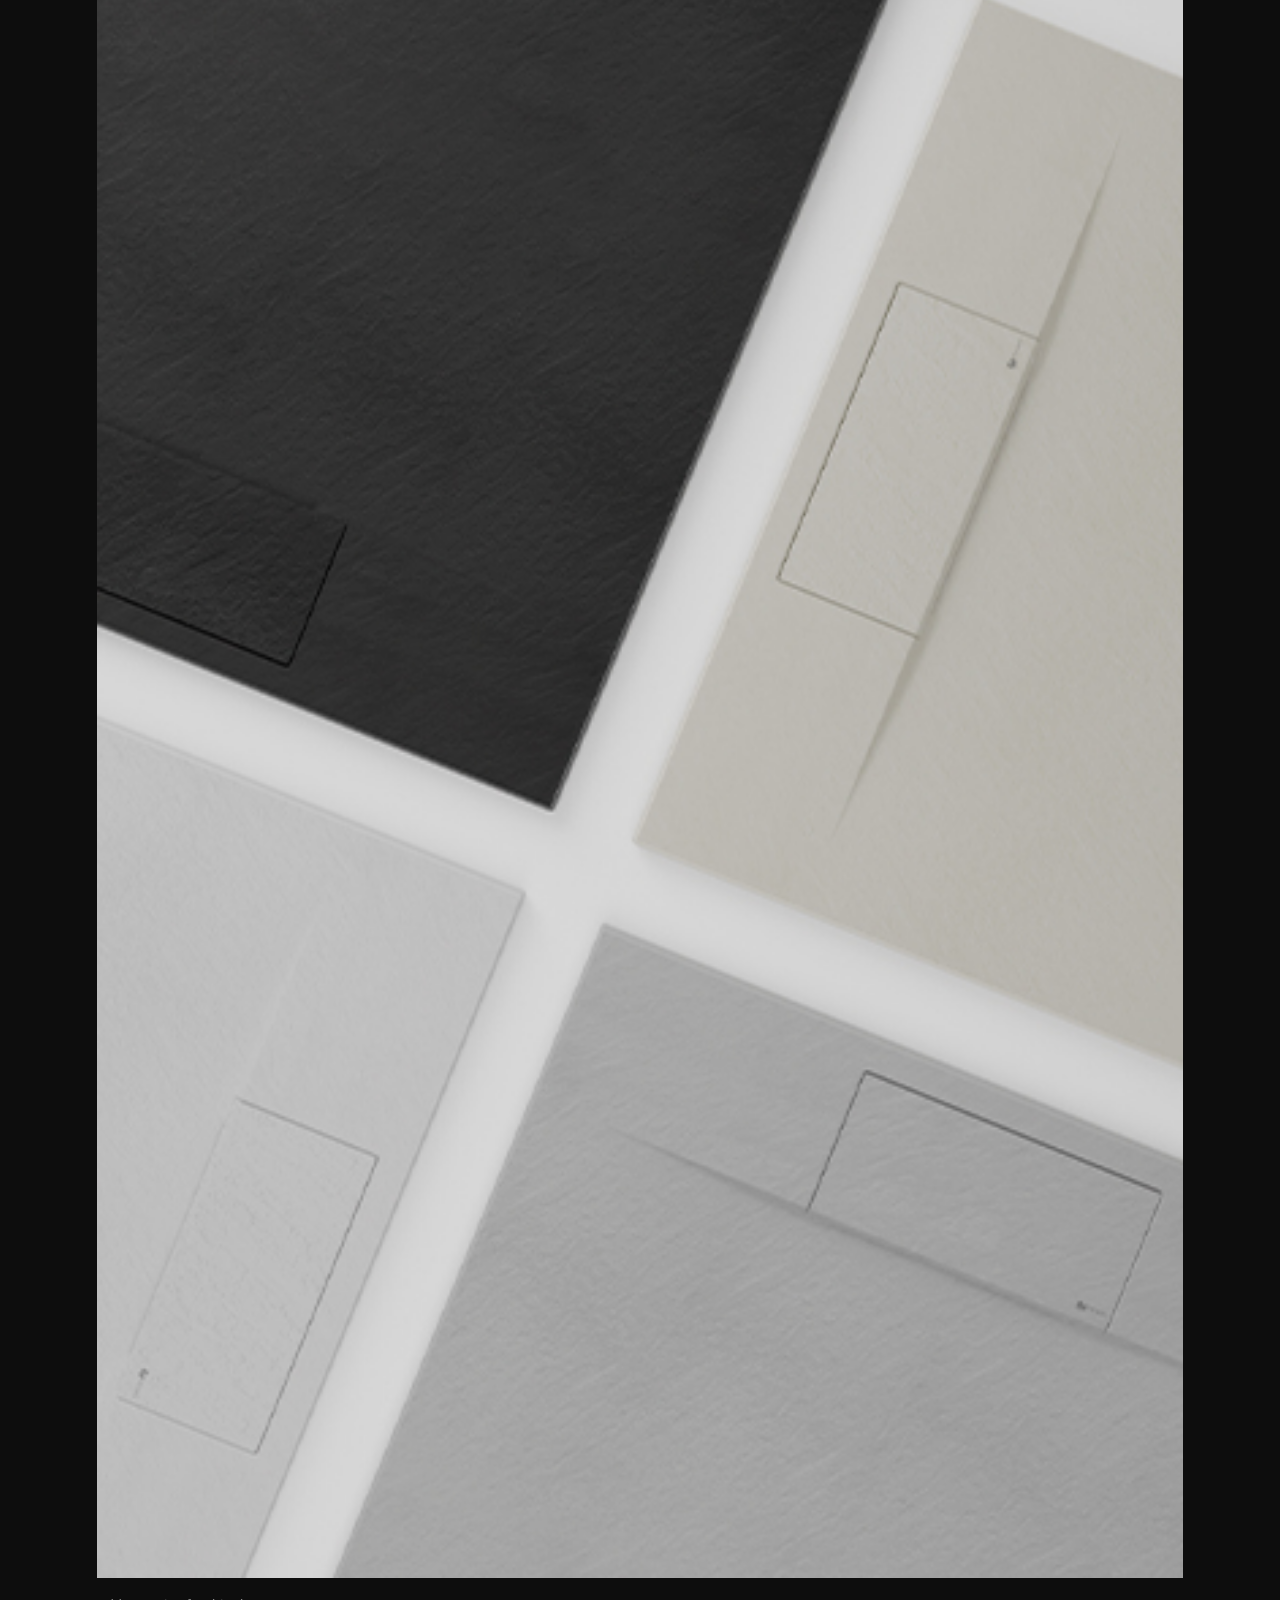
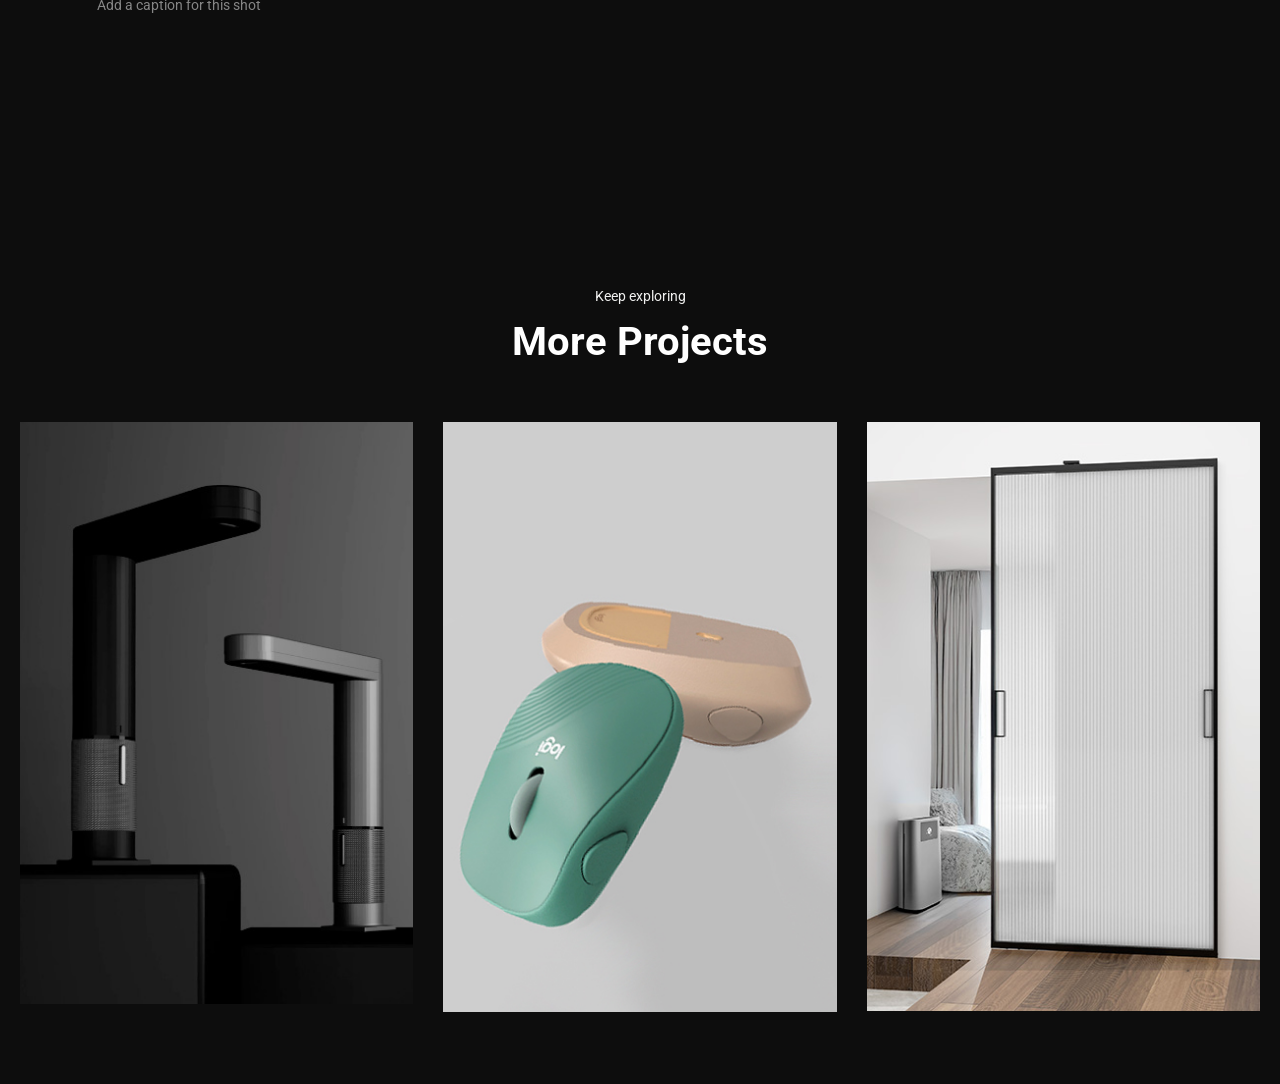
<file: single-project.html>
<!DOCTYPE html>
<html lang="en">

<head>
  <!--
    REUSABLE SINGLE-PROJECT TEMPLATE
    ---------------------------------
    Duplicate this file per project (e.g. single-project-mr-shower-tray.html)
    and edit every block marked [EDIT]. Then update the matching thumbnail's
    href on index.html (and anywhere else it's linked) to point at the new
    file so each project opens its own page.
  -->
  <script>
    // Runs before first paint: if arriving from a project-link click,
    // add the class that instantly covers the page in red (see
    // html.pt-incoming in style.css) so there's no flash of raw
    // content before js/page-transition.js reveals through it.
    (function () {
      try {
        if (sessionStorage.getItem('ptOrigin')) {
          document.documentElement.classList.add('pt-incoming');
        }
      } catch (e) { /* private mode / storage blocked: no incoming transition */ }
    })();
  </script>
  <title>MR Shower Tray — ApiaHu Design Portfolio</title> <!-- [EDIT] project name -->
  <link rel="icon" type="image/x-icon" href="favicon.ico">
  <link rel="icon" type="image/png" sizes="32x32" href="images/favicon/favicon-32x32.png">
  <link rel="icon" type="image/png" sizes="16x16" href="images/favicon/favicon-16x16.png">
  <link rel="apple-touch-icon" sizes="180x180" href="images/favicon/apple-touch-icon.png">
  <meta charset="utf-8">
  <meta http-equiv="X-UA-Compatible" content="IE=edge">
  <meta name="viewport" content="width=device-width, initial-scale=1.0">
  <meta name="format-detection" content="telephone=no">
  <meta name="apple-mobile-web-app-capable" content="yes">
  <meta name="author" content="">
  <meta name="keywords" content="">
  <meta name="description" content=""> <!-- [EDIT] short project summary -->
  <link rel="stylesheet" type="text/css" href="css/vendor.css">
  <link href="https://cdn.jsdelivr.net/npm/bootstrap@5.3.1/dist/css/bootstrap.min.css" rel="stylesheet"
    integrity="sha384-4bw+/aepP/YC94hEpVNVgiZdgIC5+VKNBQNGCHeKRQN+PtmoHDEXuppvnDJzQIu9" crossorigin="anonymous">
  <link rel="stylesheet" type="text/css" href="style.css">

  <link rel="preconnect" href="https://fonts.googleapis.com">
  <link rel="preconnect" href="https://fonts.gstatic.com" crossorigin>
  <link href="https://fonts.googleapis.com/css2?family=Roboto:wght@100;300;400;700;900&display=swap" rel="stylesheet">
</head>

<body class="project-page" tabindex="0">

  <svg xmlns="http://www.w3.org/2000/svg" style="display: none;">
    <defs>
      <symbol xmlns="http://www.w3.org/2000/svg" id="arrow-left" viewBox="0 0 24 24">
        <path fill="currentColor"
          d="M17 11H9.41l3.3-3.29a1 1 0 1 0-1.42-1.42l-5 5a1 1 0 0 0-.21.33a1 1 0 0 0 0 .76a1 1 0 0 0 .21.33l5 5a1 1 0 0 0 1.42 0a1 1 0 0 0 0-1.42L9.41 13H17a1 1 0 0 0 0-2Z" />
      </symbol>
      <symbol xmlns="http://www.w3.org/2000/svg" id="link" viewBox="0 0 24 24">
        <path fill="currentColor"
          d="M12 19a1 1 0 1 0-1-1a1 1 0 0 0 1 1Zm5 0a1 1 0 1 0-1-1a1 1 0 0 0 1 1Zm0-4a1 1 0 1 0-1-1a1 1 0 0 0 1 1Zm-5 0a1 1 0 1 0-1-1a1 1 0 0 0 1 1Zm7-12h-1V2a1 1 0 0 0-2 0v1H8V2a1 1 0 0 0-2 0v1H5a3 3 0 0 0-3 3v14a3 3 0 0 0 3 3h14a3 3 0 0 0 3-3V6a3 3 0 0 0-3-3Zm1 17a1 1 0 0 1-1 1H5a1 1 0 0 1-1-1v-9h16Zm0-11H4V6a1 1 0 0 1 1-1h1v1a1 1 0 0 0 2 0V5h8v1a1 1 0 0 0 2 0V5h1a1 1 0 0 1 1 1Z" />
      </symbol>
    </defs>
  </svg>

  <!-- Back to main page -->
  <a href="index.html" class="project-back d-flex align-items-center gap-2">
    <svg width="14" height="14" viewBox="0 0 24 24"><use xlink:href="#arrow-left"></use></svg>
    Back to main page
  </a>

  <!-- Hero image / cover shot -->
  <section class="project-hero">
    <!-- [EDIT] swap for the project's own cover image -->
    <img src="images/home-gallery5.jpg" alt="MR Shower Tray" class="img-fluid">
  </section>

  <!-- Bottom info bar: name / summary / services / visit link -->
  <div class="project-info-bar">
    <div class="row align-items-start gx-4">
      <div class="col-6 col-lg-3">
        <!-- [EDIT] project name -->
        <p class="project-name">MR Shower Tray</p>
      </div>
      <div class="col-lg-5 d-none d-lg-block">
        <!-- [EDIT] one or two line project summary -->
        <p class="project-summary">A slip-resistant shower tray system for MR Bathware, designed for fast
          on-site installation and easy manufacturing across multiple sizes.</p>
      </div>
      <div class="col-6 col-lg-2">
        <p class="project-meta-label">Services</p>
        <!-- [EDIT] services list -->
        <p class="project-meta-value">Product Design<br>CMF &amp; Prototyping</p>
      </div>
      <div class="col-lg-2 text-lg-end mt-3 mt-lg-0">
        <!-- [EDIT] link to the live project / client site, or remove this <a> if none -->
        <a href="#" target="_blank" class="project-visit">Visit Website</a>
      </div>
    </div>
  </div>

  <!-- Full project details -->
  <section class="project-details">
    <div class="container">
      <div class="row mb-5">
        <div class="col-lg-8">
          <span class="section-label">Overview</span> <!-- [EDIT] -->
          <h2 class="display-6">Bathroom fixture, redesigned for the trade</h2>
          <!-- [EDIT] full project write-up: brief, process, outcome -->
          <p>Write the full story of the project here — the brief you were given, the constraints you were
            designing around, the process you followed (sketching, CMF exploration, prototyping, testing),
            and the outcome. This is the space to walk a visitor through your thinking, not just show the
            final shots.</p>
          <p>Add as many paragraphs as the project needs — this section has no fixed length.</p>
        </div>
        <div class="col-lg-4">
          <ul class="project-meta-list">
            <li>
              <h5>Client</h5>
              <p>MR Bathware</p> <!-- [EDIT] -->
            </li>
            <li>
              <h5>Role</h5>
              <p>Lead Product Designer</p> <!-- [EDIT] -->
            </li>
            <li>
              <h5>Year</h5>
              <p>2024</p> <!-- [EDIT] -->
            </li>
            <li>
              <h5>Category</h5>
              <p>Bathroom Fixtures</p> <!-- [EDIT] -->
            </li>
          </ul>
        </div>
      </div>

      <!-- Full-width image gallery — duplicate the <figure> block for each extra shot -->
      <div class="project-gallery">
        <figure>
          <!-- [EDIT] gallery image 1 -->
          <img src="images/home-gallery5.jpg" alt="MR Shower Tray detail" class="img-fluid">
          <figcaption>Add a caption for this shot</figcaption>
        </figure>
        <figure>
          <!-- [EDIT] gallery image 2 -->
          <img src="images/home-gallery5.jpg" alt="MR Shower Tray detail" class="img-fluid">
          <figcaption>Add a caption for this shot</figcaption>
        </figure>
      </div>
    </div>
  </section>

  <!-- More projects — same click-to-zoom behaviour as the homepage grid -->
  <section class="py-5" style="background:#0d0d0d;">
    <div class="container">
      <div class="row justify-content-center mb-4">
        <div class="col-lg-6 text-center">
          <span class="section-label d-block mb-2">Keep exploring</span>
          <h2 class="display-6 text-white">More Projects</h2>
        </div>
      </div>

      <div class="swiper portfolio-Swiper portfolio-content py-4">
        <div class="swiper-wrapper">
          <!-- [EDIT] duplicate/edit a slide per project, pointing to its own single-project file -->
          <div class="swiper-slide">
            <div class="item">
              <a href="single-project-desliz-faucet.html" title="Desliz Faucet" class="project-link" data-project="desliz-faucet">
                <img src="images/home-gallery1.jpg" alt="Desliz Faucet" class="img-fluid">
                <div class="overlay"></div>
                <div class="description">
                  <span class="eyebrow">Kitchen Fixtures</span>
                  <h4>Desliz Faucet</h4>
                </div>
              </a>
            </div>
          </div>
          <div class="swiper-slide">
            <div class="item">
              <a href="single-project-logitech-pc-mouse.html" title="Logitech PC mouse" class="project-link" data-project="logitech-pc-mouse">
                <img src="images/home-gallery2.jpg" alt="Logitech PC mouse" class="img-fluid">
                <div class="overlay"></div>
                <div class="description">
                  <span class="eyebrow">Computer Accessories</span>
                  <h4>Logitech PC mouse</h4>
                </div>
              </a>
            </div>
          </div>
          <div class="swiper-slide">
            <div class="item">
              <a href="single-project.html" title="MG Sliding Door" class="project-link" data-project="mg-sliding-door">
                <img src="images/home-gallery6.jpg" alt="MG Sliding Door" class="img-fluid">
                <div class="overlay"></div>
                <div class="description">
                  <span class="eyebrow">Home Hardware</span>
                  <h4>MG Sliding Door</h4>
                </div>
              </a>
            </div>
          </div>
        </div>
      </div>
      <div class="swiper-pagination mt-4"></div>
    </div>
  </section>

  <script src="js/jquery-1.11.0.min.js"></script>
  <script src="https://cdn.jsdelivr.net/npm/bootstrap@5.3.1/dist/js/bootstrap.bundle.min.js"
    integrity="sha384-HwwvtgBNo3bZJJLYd8oVXjrBZt8cqVSpeBNS5n7C8IVInixGAoxmnlMuBnhbgrkm"
    crossorigin="anonymous"></script>
  <script src="js/plugins.js"></script>
  <script>
    // Minimal init for this page (no AOS / Chocolat needed here)
    (function ($) {
      "use strict";
      $(document).ready(function () {
        new Swiper(".portfolio-Swiper", {
          slidesPerView: 3,
          spaceBetween: 30,
          pagination: { el: ".swiper-pagination", clickable: true },
          breakpoints: {
            300: { slidesPerView: 1 },
            768: { slidesPerView: 2, spaceBetween: 20 },
            1200: { slidesPerView: 3, spaceBetween: 30 },
          },
        });
      });
    })(jQuery);
  </script>
  <script src="js/cursor.js"></script>
  <script src="js/page-transition.js"></script>
</body>

</html>
</file>
<file: style.css>
/*
Theme Name: Julie Creative Portfolio
Theme URI: https://templatesjungle.com/
Author: TemplatesJungle
Author URI: https://templatesjungle.com/
Description: Julie Creative Portfolio is specially designed product packaged for designers portfolio websites.
Version: 1.1
*/

/*--------------------------------------------------------------
This is main CSS file that contains custom style rules used in this template
--------------------------------------------------------------*/

/*------------------------------------*\
    Table of contents
\*------------------------------------*/
/*------------------------------------------------
CSS STRUCTURE:

1. VARIABLES
2. GENERAL TYPOGRAPHY

--------------------------------------------------------------*/
:root,
[data-bs-theme=light] {
  --heading-font: "Roboto", Verdana, serif;
  --heading-font-weight: 700;
  --heading-color: var(--bs-dark);
  --heading-line-height: 1.2;

  --swiper-theme-color: var(--bs-primary);

  --custom-easing: cubic-bezier(.17, .67, .83, .67);

  /* theme colors */
  --bs-body-font-family: "Roboto", Verdana, sans-serif;
  --bs-body-font-size: 0.9rem;
  --bs-body-font-weight: 400;
  --bs-body-line-height: 1.7;
  --bs-body-color: #333;
  --bs-body-color-rgb: 51, 51, 51;

  --bs-primary: #FF534A;
  --bs-primary-dark: #d33a32;
  --bs-secondary: #FDEEE9;
  --bs-black: #111;
  --bs-light: #F1F1F0;
  --bs-dark: #212529;
  --bs-gray: #949494;
  --bs-gray-dark: #51565b;

  --bs-primary-rgb: 255, 83, 74;
  --bs-secondary-rgb: 253, 238, 233;
  --bs-black-rgb: 17, 17, 17;
  --bs-light-rgb: 241, 241, 240;
  --bs-dark-rgb: 33, 37, 41;

  --bs-link-color: var(--bs-dark);
  --bs-link-color-rgb: 17, 17, 17;
  --bs-link-decoration: underline;
  --bs-link-hover-color: var(--bs-primary);
  --bs-link-hover-color-rgb: 169, 128, 115;

  --bs-gutter-x: 2.5rem;
}

.container,
.container-fluid,
.container-lg,
.container-md,
.container-sm,
.container-xl,
.container-xxl {
  /* spacing */
  --bs-gutter-x: 2.5rem;
}

h1,
h2,
h3,
h4,
h5,
h6,
.display-1,
.display-2,
.display-3,
.display-4,
.display-5,
.display-6 {
  font-family: var(--heading-font);
  font-weight: var(--heading-font-weight);
  line-height: var(--heading-line-height);
  color: var(--heading-color);
}

a {
  text-decoration: none;
  transition: all 0.3s ease-out;
}

/* Dropdown */
.dropdown-menu {
  --bs-dropdown-border-radius: 0;
  --bs-dropdown-border-width: 0;
}

.dropdown-item {
  --bs-dropdown-item-padding-y: 0.25rem;
  --bs-dropdown-item-padding-x: 1rem;
  --bs-dropdown-link-color: var(--bs-black);
  --bs-dropdown-item-border-radius: 0;
}

.dropdown-item.active,
.dropdown-item:active {
  --bs-dropdown-link-active-color: var(--bs-light);
  --bs-dropdown-link-active-bg: var(--bs-black);
}

/* list group */
.list-group-item {
  --bs-list-group-item-padding-x: 0;
  --bs-list-group-border-width: 0;
}

/* btn */
.btn {
  --bs-btn-border-radius: 0;
}

.btn-primary {
  --bs-btn-color: #fff;
  --bs-btn-bg: var(--bs-primary);
  --bs-btn-border-color: var(--bs-primary);
  --bs-btn-hover-color: #fff;
  --bs-btn-hover-bg: var(--bs-primary-dark);
  --bs-btn-hover-border-color: var(--bs-primary-dark);
  --bs-btn-focus-shadow-rgb: 49, 132, 253;
  --bs-btn-active-color: #fff;
  --bs-btn-active-bg: var(--bs-secondary);
  --bs-btn-active-border-color: var(--bs-secondary);
  --bs-btn-active-shadow: inset 0 3px 5px rgba(0, 0, 0, 0.125);
  --bs-btn-disabled-color: #fff;
  --bs-btn-disabled-bg: var(--bs-primary);
  --bs-btn-disabled-border-color: var(--bs-primary);
}

.btn-outline-primary {
  --bs-btn-color: var(--bs-primary);
  --bs-btn-border-color: var(--bs-primary);
  --bs-btn-hover-color: #fff;
  --bs-btn-hover-bg: var(--bs-primary);
  --bs-btn-hover-border-color: var(--bs-primary);
  --bs-btn-focus-shadow-rgb: 13, 110, 253;
  --bs-btn-active-color: #fff;
  --bs-btn-active-bg: var(--bs-primary);
  --bs-btn-active-border-color: var(--bs-primary);
  --bs-btn-active-shadow: inset 0 3px 5px rgba(0, 0, 0, 0.125);
  --bs-btn-disabled-color: var(--bs-primary);
  --bs-btn-disabled-bg: transparent;
  --bs-btn-disabled-border-color: var(--bs-primary);
  --bs-gradient: none;
}

.pagination {
  --bs-pagination-active-bg: var(--bs-black);
  --bs-pagination-border-width: 0;
  --bs-pagination-border-radius: 0;
}

/* breadcrumb */
.breadcrumb {
  --bs-breadcrumb-item-padding-x: 1em;
}

/* text white */
.text-white {
  --heading-color: var(--bs-light);
  --bs-breadcrumb-item-active-color: var(--bs-light);
  --bs-breadcrumb-divider-color: var(--bs-light);
  --bs-link-color-rgb: var(--bs-light-rgb);
  --bs-link-hover-color-rgb: var(--bs-light-rgb);
}

.text-white .nav-link {
  --bs-nav-link-color: var(--bs-light);
  --bs-nav-link-hover-color: var(--bs-light);
  --bs-nav-link-active-color: var(--bs-light);
  --bs-navbar-active-color: var(--bs-light);
}

/* accordion */
.accordion {
  --bs-accordion-border-width: 0;
  --bs-accordion-border-radius: 0;
  --bs-accordion-inner-border-radius: 0;
  --bs-accordion-btn-padding-x: 0;
  --bs-accordion-btn-padding-y: 1rem;
  --bs-accordion-btn-color: var(--bs-dark);
  --bs-accordion-btn-bg: transparent;
  --bs-accordion-btn-focus-border-color: var(--bs-dark);
  --bs-accordion-btn-focus-box-shadow: none;
  --bs-accordion-body-padding-x: 0;
  --bs-accordion-body-padding-y: 1rem;
  --bs-accordion-active-color: var(--bs-dark);
  --bs-accordion-active-bg: transparent;
}

.accordion-button {
  font-size: 1.2rem;
  border-bottom: 1px solid var(--bs-border-color);
}

/* form control */
.form-control:focus {
  border-color: #ccc;
  box-shadow: 0 0 0 0.25rem rgba(200, 200, 200, .25);
}

/* dark theme */
[data-bs-theme=dark] {
  color-scheme: dark;

  --heading-color: #fff;
  --bs-heading-color: #fff;
  --bs-link-color: #CCCCCC;
  --bs-link-hover-color: var(--bs-primary);
  --bs-link-color-rgb: 204, 204, 204;
  --bs-link-hover-color-rgb: 131, 169, 172;
  --bs-body-color: var(--bs-light);
  --bs-body-color-rgb: 241, 241, 240;
  --bs-body-bg: #111;
  --bs-body-bg-rgb: 17, 17, 41;

  color: var(--bs-gray);
}

[data-bs-theme=dark] .dropdown-item {
  --bs-dropdown-link-color: var(--bs-light);
  --bs-dropdown-link-hover-color: var(--bs-white);
}

[data-bs-theme=dark] .bg-white,
[data-bs-theme=dark] .bg-light {
  --bs-bg-opacity: 0.1;
}

/* end of Bootstrap Color Theme */
@media (min-width: 1200px) {

  .container,
  .container-lg,
  .container-md,
  .container-sm,
  .container-xl {
    max-width: 1440px;
  }
}

/* Projects submenu "HOT" / "NEW" tags */
#pages-collapse .badge {
    background: #FF534A;
    color: #fff;
    font-family: "Roboto", Verdana, sans-serif;
    font-size: 0.6rem;
    font-weight: 700;
    letter-spacing: 0.06em;
    text-transform: uppercase;
    padding: 3px 8px 2px;
    margin-left: 8px;
    border-radius: 100px;
    vertical-align: middle;
    box-shadow: 0 2px 6px rgba(255, 83, 74, 0.35);
}

/* one page menu */
#one-page-menu .nav-link {
  position: relative;
  color: #111;
  font-size: 1.125rem;
  font-style: normal;
  font-weight: 400;
  line-height: 240%;
  border-bottom: 1px solid var(--bs-gray-300);
}

#one-page-menu .nav-link::before {
  content: '';
  position: absolute;
  bottom: -1px;
  background: var(--bs-dark);
  height: 1px;
  width: 0;
  transition: width 0.6s ease-out;
}

#one-page-menu .nav-link.active::before,
#one-page-menu .nav-link:hover::before {
  width: 100%;
}

/* toggle */
.btn-toggle {
  cursor: pointer;
}
.btn-toggle:hover,
.btn-toggle:focus {
  border-color: var(--bs-dark);
}

.btn-toggle::after {
  width: 0.8em;
  line-height: 0;
  content: url("data:image/svg+xml,%3csvg xmlns='http://www.w3.org/2000/svg' width='16' height='16' viewBox='0 0 16 16'%3e%3cpath fill='none' stroke='rgba%280,0,0,.5%29' stroke-linecap='round' stroke-linejoin='round' stroke-width='2' d='M5 14l6-6-6-6'/%3e%3c/svg%3e");
  transition: transform .35s ease;
  transform-origin: .5em 50%;
}

[data-bs-theme="dark"] .btn-toggle::before {
  content: url("data:image/svg+xml,%3csvg xmlns='http://www.w3.org/2000/svg' width='16' height='16' viewBox='0 0 16 16'%3e%3cpath fill='none' stroke='rgba%28255,255,255,.5%29' stroke-linecap='round' stroke-linejoin='round' stroke-width='2' d='M5 14l6-6-6-6'/%3e%3c/svg%3e");
}

.btn-toggle[aria-expanded="true"] {
  color: rgba(var(--bs-emphasis-color-rgb), .85);
}
.btn-toggle[aria-expanded="true"]::after {
  transform: rotate(90deg);
}


/* extra classes */
.display-xl {
  font-size: calc(3rem + 8.5vw);
  font-weight: var(--heading-font-weight);
  letter-spacing: -0.06em;
  line-height: var(--heading-line-height);
}

/* mobile menu */
/*----- Header Menu
--------------------------------------------------------------*/
.menu-btn {
  position: fixed;
  top: 20px;
  right: 20px;
  width: 26px;
  height: 26px;
  cursor: pointer;
  z-index: 9;
  margin: 20px;
  display: none;
}

.nav-active .menu-btn>span {
  transform: rotate(45deg);
}

.nav-active .menu-btn>span::before {
  top: 0;
  transform: rotate(0);
  background: var(--bs-dark);
}

.nav-active .menu-btn>span::after {
  top: 0;
  transform: rotate(90deg);
  background: var(--bs-dark);
}

/* animate menu icon */
.menu-btn>span,
.menu-btn>span::before,
.menu-btn>span::after {
  display: block;
  position: absolute;
  width: 100%;
  height: 2px;
  background-color: var(--bs-dark);
  transition-duration: .25s;
}

.menu-btn>span::before {
  content: '';
  top: -8px;
}

.menu-btn>span::after {
  content: '';
  top: 8px;
}

header {
  left: 0;
  top: 0;
}
@media (max-width: 991px) {
  /* mobile menu */
  header {
    transform: translate3d(-100%, 0, 0);
    transition: transform 0.3s ease-out;
    z-index: 8;
  }
  .nav-active header {
    transform: translate3d(0, 0, 0);
  }
  .menu-btn {
    display: block;
  }
}

/*----- Skills
--------------------------------------------------------------*/
.skill-chart li {
  width: 100%;
  margin-bottom: 40px;
  font-weight: 500;
}
.skill-chart li .chart-border {
  border: 4px solid var(--bs-gray-200);
  border-radius: 15px;
  position: relative;
}
.skill-chart li .chart-percentage {
  content: "";
  border-bottom: 8px solid #d50d0b;
  border-radius: 15px;
  position: absolute;
  bottom: -4px;
  left: -5px;
}
.skill-chart li .chart-percentage.seventy-percent {
width: 70%;
}
.skill-chart li .chart-percentage.seventy-five-percent {
width: 75%;
}
.skill-chart li .chart-percentage.eighty-percent {
width: 80%;
}
.skill-chart li .chart-percentage.eighty-five-percent {
width: 85%;
}
.skill-chart li .chart-percentage.ninety-percent {
width: 90%;
}
.skill-chart li .chart-percentage.ninety-five-percent {
width: 95%;
}


/* slide in */
.slide-in .swiper-slide .banner-content h2,
.slide-in .swiper-slide .banner-content p,
.slide-in .swiper-slide .banner-content .btn {
  display: inline-block;
  opacity: 0;
  transform: translate3d(0, 50px, 0);
  transition: opacity 0.6s ease-out, transform 0.6s ease-out;
}

.slide-in .swiper-slide .banner-content h2 {
  transition-delay: 600ms;
}

.slide-in .swiper-slide .banner-content p {
  transition-delay: 800ms;
}

.slide-in .swiper-slide .banner-content .btn {
  transition-delay: 1000ms;
}

.slide-in .swiper-slide.swiper-slide-active .banner-content h2,
.slide-in .swiper-slide.swiper-slide-active .banner-content p,
.slide-in .swiper-slide.swiper-slide-active .banner-content .btn {
  opacity: 1;
  transform: translate3d(0, 0, 0);
}

/* swiper slide-clip */
.slide-clip .swiper-slide .image-holder img {
  transform: scale(1.2);
  transition: transform 1s ease-in-out;
}

.slide-clip .swiper-slide.swiper-slide-active .image-holder img {
  transform: scale(1);
}

.slide-clip .swiper-slide .image-holder {
  clip-path: inset(100% 0 0 0);
  display: block;
}

.slide-clip .swiper-slide.swiper-slide-active .image-holder {
  animation: 1s slide-clip forwards;
}

.slide-clip .swiper-slide.swiper-slide-prev .image-holder,
.slide-clip .swiper-slide.swiper-slide-next .image-holder {
  animation: 1s slide-down;
}

@keyframes slide-clip {
  0% {
    clip-path: inset(100% 0 0 0);
  }

  100% {
    clip-path: inset(0 0 0 0);
  }
}

@keyframes slide-down {
  0% {
    clip-path: inset(0 0 0 0);
  }

  100% {
    clip-path: inset(100% 0 0 0);
  }
}


/* swipe animation */
.swipe-up {
  clip-path: inset(0 0 100% 0);
  display: block;
}

.aos-animate .swipe-up {
  animation: 1s swipe-up forwards;
}

/*.down-leave-active { animation: 1s down-leave; }*/
@keyframes swipe-up {
  0% {
    clip-path: inset(0 0 100% 0);
  }

  100% {
    clip-path: inset(0);
  }
}

/* polygon */
.polygon {
  clip-path: polygon(0 0, 100% 0, 100% 20%, 100% 100%, 80% 100%, 20% 100%, 0 100%, 0% 20%);
}

.aos-animate .polygon {
  animation: 1s polygon forwards;
}

@keyframes polygon {
  0% {
    clip-path: polygon(0 0, 100% 0, 100% 20%, 100% 100%, 80% 100%, 20% 100%, 0 100%, 0% 20%);
  }

  100% {
    clip-path: polygon(20% 0%, 80% 0%, 100% 20%, 100% 80%, 80% 100%, 20% 100%, 0% 80%, 0% 20%);
  }
}

/* open-up */
.open-up {
  clip-path: inset(48% 34% 36% 35%);
}

.aos-animate.open-up {
  animation: 1s open-up forwards;
}

@keyframes open-up {
  0% {
    clip-path: inset(48% 34% 36% 35%);
  }

  100% {
    clip-path: inset(0% 0% 0% 0%);
  }
}

/*@keyframes down-leave {
  0% { clip-path: inset(0); }
  100% { clip-path: inset(100% 0 0 0); }
}*/
.swipe-up {
  --delay: 0.05s;
}

.swipe-up {
  animation-delay: 1s;
  /* animation-delay: data(swipe-delay); */
}

/* Text Effects */
.txt-fx {
  overflow: hidden;
  line-height: var(--heading-line-height);
}
.txt-fx.zoom {
  overflow: visible;
}

.txt-fx .word {
  overflow: hidden;
  transform-origin: 0 100%;
  display: inline-block;
  /* line-height: 1em; */
}
.txt-fx .letter {
  transform-origin: 0 100%;
  display: inline-block;
  /* line-height: 1em; */
}

.txt-fx {
  --delay: 50ms;
  --easing: cubic-bezier(.5, 0, .53, 1);
}

/* fade right */
.txt-fx.fade-right .letter {
  transform: translate3d(-50px, 0, 0);
  opacity: 0;
  transition: transform 0.6s var(--easing), opacity 0.6s var(--easing);
}

.aos-animate .txt-fx.fade-right .letter {
  transform: translate3d(0, 0, 0);
  opacity: 1;
}

/* slide up */
.txt-fx.slide-up .letter {
  transform: translate3d(0, 1.2em, 0);
  transition: transform 0.9s var(--easing);
}

.swiper-slide-active .txt-fx.slide-up .letter,
.aos-animate .txt-fx.slide-up .letter {
  transform: translate3d(0, 0, 0);
}

/* domino */
.txt-fx.domino .letter {
  transform-origin: 50% 0;
  transform: rotateY(90deg);
  transition: transform 0.9s var(--easing);
}

.swiper-slide-active .txt-fx.domino .letter,
.aos-animate .txt-fx.domino .letter {
  transform: rotateY(0);
}

/* zoom */
.txt-fx.zoom .letter {
  transform-origin: 50% 0;
  transform: scale(3);
  transition: transform 0.9s var(--easing);
}

.swiper-slide-active .txt-fx.zoom .letter,
.aos-animate .txt-fx.zoom .letter {
  transform: scale(1);
}

/* course-outcomes */
.bg-text {
  position: relative;
}
.bg-text:after {
  content: attr(data-text);
  position: absolute;
  right: -10%;
  bottom: 100px;
  font-weight: 400;
  font-size: 37.5rem;
  line-height: 70%;
  letter-spacing: -0.1em;
  color: #F1F1F1;
  z-index: -1;
}
@media only screen and (max-width: 768px) {
  .bg-text:after {
    right: 0;
  }
}

/* hovereffect */
.hovereffect {
  width: 100%;
  height: 100%;
  float: left;
  overflow: hidden;
  position: relative;
  text-align: center;
  cursor: default;
}

.hovereffect .overlay {
  width: 100%;
  position: absolute;
  overflow: hidden;
  left: 0;
  top: auto;
  bottom: 0;
  padding: 1em;
  height: 4.75em;
  color: #3c4a50;
  -webkit-transition: -webkit-transform 0.35s;
  transition: transform 0.35s;
  -webkit-transform: translate3d(0, 100%, 0);
  transform: translate3d(0, 100%, 0);
  visibility: hidden;

}

.hovereffect img {
  display: block;
  position: relative;
  -webkit-transition: -webkit-transform 0.35s;
  transition: transform 0.35s;
}

.hovereffect:hover img {
  -webkit-transform: translate3d(0, -10%, 0);
  transform: translate3d(0, -10%, 0);
}

.hovereffect h2 {
  text-transform: uppercase;

  text-align: center;
  position: relative;
  font-size: 17px;
  padding: 10px;
  color: #3c4a50;
  float: left;
  margin: 0px;
  display: inline-block;
}

.hovereffect a.info {
  display: inline-block;
  text-decoration: none;
  padding: 7px 14px;
  text-transform: uppercase;
  color: #fff;
  border: 1px solid #fff;
  margin: 50px 0 0 0;
  background-color: transparent;
}

.hovereffect a.info:hover {
  box-shadow: 0 0 5px #fff;
}


.hovereffect p.icon-links a {
  float: right;
  color: #3c4a50;
  font-size: 1.4em;
}

.hovereffect:hover p.icon-links a:hover,
.hovereffect:hover p.icon-links a:focus {
  color: #252d31;
}

.hovereffect h2,
.hovereffect p.icon-links a {
  -webkit-transition: -webkit-transform 0.35s;
  transition: transform 0.35s;
  -webkit-transform: translate3d(0, 200%, 0);
  transform: translate3d(0, 200%, 0);
  visibility: visible;
}

.hovereffect p.icon-links a span:before {
  display: inline-block;
  padding: 8px 10px;
  speak: none;
  -webkit-font-smoothing: antialiased;
  -moz-osx-font-smoothing: grayscale;
}


.hovereffect:hover .overlay,
.hovereffect:hover h2,
.hovereffect:hover p.icon-links a {
  -webkit-transform: translate3d(0, 0, 0);
  transform: translate3d(0, 0, 0);
}

.hovereffect:hover h2 {
  -webkit-transition-delay: 0.05s;
  transition-delay: 0.05s;
}

.hovereffect:hover p.icon-links a:nth-child(3) {
  -webkit-transition-delay: 0.1s;
  transition-delay: 0.1s;
}

.hovereffect:hover p.icon-links a:nth-child(2) {
  -webkit-transition-delay: 0.15s;
  transition-delay: 0.15s;
}

.hovereffect:hover p.icon-links a:first-child {
  -webkit-transition-delay: 0.2s;
  transition-delay: 0.2s;
}

.item {
    position: relative;
    overflow: hidden;
}

.item a {
    display: block;
    position: relative;
}

.item img {
    display: block;
    width: 100%;
    transition: transform .4s ease;
}

/* Overlay */
.overlay {
    position: absolute;
    inset: 0;                  /* top:0; right:0; bottom:0; left:0 */
    background: rgba(255,255,255,.7);
    opacity: 0;
    transition: opacity .4s ease;
}

/* Text */
.description {
    position: absolute;
    left: 24px;
    right: 24px;
    bottom: 24px;
    text-align: left;
    color: #222;
    opacity: 0;
    transform: translateY(14px);
    transition: opacity .4s ease, transform .4s ease;
    z-index: 2;
}

.description .eyebrow {
    display: block;
    margin-bottom: 6px;
    font-size: 0.7rem;
    font-weight: 400;
    letter-spacing: 0.12em;
    text-transform: uppercase;
    color: rgba(34, 34, 34, 0.6);
}

.description h4 {
    margin: 0;
    font-weight: 700;
    text-align: left;
}

/* Hover */
.item:hover .overlay {
    opacity: 1;
}

.item:hover .description {
    opacity: 1;
    transform: translateY(0);
}

.item:hover img {
    transform: scale(1.05);
}

/* cursor hint that the project image is clickable */
.item a.project-link {
    cursor: pointer;
}

/*------------------------------------------------------------------
  Single project page (single-project.html)
  A dark, full-bleed template for showing one project's full detail.
  Scoped to body.project-page so it never leaks into the rest of the site.
--------------------------------------------------------------------*/
body.project-page {
    background: var(--bs-black);
    color: #f1f1f0;
    opacity: 0;
    animation: project-page-in .5s ease forwards;
}

@keyframes project-page-in {
    to { opacity: 1; }
}

.project-back {
    position: fixed;
    top: 28px;
    left: 32px;
    z-index: 50;
    font-size: 0.85rem;
    letter-spacing: 0.02em;
    color: rgba(255, 255, 255, 0.75);
}

.project-back:hover {
    color: #fff;
}

/* breadcrumb version of the back link: ← Home / Projects / Current */
.project-crumbs {
    display: flex;
    align-items: baseline;
    gap: 8px;
    flex-wrap: wrap;
    max-width: calc(100vw - 64px);
}

.project-crumbs .crumb-link {
    color: rgba(255, 255, 255, 0.75);
    transition: color .2s ease;
}

.project-crumbs .crumb-link:hover {
    color: #fff;
}

.project-crumbs .crumb-arrow {
    margin-right: 2px;
}

.project-crumbs .crumb-sep {
    color: rgba(255, 255, 255, 0.35);
}

.project-crumbs .crumb-current {
    color: #fff;
    font-weight: 500;
}

.project-hero {
    display: flex;
    align-items: center;
    justify-content: center;
    min-height: 100vh;
    padding: 120px 6vw 220px;
}

.project-hero img {
    max-width: 100%;
    max-height: 78vh;
    width: auto;
    display: block;
    margin: 0 auto;
    box-shadow: 0 60px 120px rgba(0, 0, 0, 0.5);
}

.project-info-bar {
    position: fixed;
    left: 0;
    right: 0;
    bottom: 0;
    z-index: 40;
    background: #d50d0b;
    border-top: 1px solid rgba(255, 255, 255, 0.15);
    padding: 22px 32px;
}

.project-info-bar .row > div {
    padding-top: 6px;
    padding-bottom: 6px;
}

.project-info-bar .project-name {
    font-weight: 700;
    font-size: 1rem;
    margin: 0;
    color: #fff;
}

.project-info-bar .project-summary {
    font-size: 0.85rem;
    line-height: 1.6;
    color: rgba(255, 255, 255, 0.65);
    margin: 0;
}

.project-info-bar .project-meta-label {
    font-size: 0.85rem;
    color: rgba(255, 255, 255, 0.65);
    margin: 0;
}

.project-info-bar .project-meta-value {
    font-size: 0.85rem;
    color: #fff;
    margin: 0;
}

.project-info-bar a.project-visit {
    font-size: 0.85rem;
    color: #fff;
    text-decoration: underline;
    white-space: nowrap;
}

.project-info-bar a.project-visit:hover {
    color: #fff;
    opacity: 0.7;
}

/* Full-detail sections beneath the hero: overview, gallery, specs */
.project-details {
    background: #0d0d0d;
    padding: 100px 6vw 160px;
}

.project-details .section-label {
    font-size: 0.75rem;
    letter-spacing: 0.14em;
    text-transform: uppercase;
    color: rgba(255, 255, 255, 0.45);
    margin-bottom: 12px;
    display: block;
}

.project-details h2 {
    color: #fff;
    font-weight: 700;
    margin-bottom: 24px;
}

.project-details p {
    color: rgba(255, 255, 255, 0.7);
    font-size: 1rem;
    line-height: 1.8;
}

.project-details .project-meta-list {
    list-style: none;
    padding: 0;
    margin: 0;
    display: flex;
    flex-wrap: wrap;
    gap: 40px 60px;
}

.project-details .project-meta-list h5 {
    color: rgba(255, 255, 255, 0.45);
    font-size: 0.75rem;
    text-transform: uppercase;
    letter-spacing: 0.08em;
    margin-bottom: 6px;
}

.project-details .project-meta-list p {
    color: #fff;
    margin: 0;
}

.project-gallery {
    margin-top: 80px;
}

.project-gallery figure {
    margin: 0 0 60px;
}

.project-gallery img {
    width: 100%;
    display: block;
}

.project-gallery figcaption {
    margin-top: 16px;
    font-size: 0.85rem;
    color: rgba(255, 255, 255, 0.5);
}

@media (max-width: 991px) {
    .project-info-bar {
        position: static;
        margin-top: -1px;
    }
    .project-hero {
        padding-bottom: 60px;
    }
}

/*------------------------------------------------------------------
  Case-study project pages (e.g. single-project-desliz-faucet.html)
  A richer detail layout: swipeable photo strip, lightbox, two-column
  overview, and a horizontal "more projects" track. Scoped to
  body.case-study-page so it doesn't affect single-project.html's
  Bootstrap-grid-based .project-info-bar used on the other pages.
--------------------------------------------------------------------*/

/* ---------- hero: a horizontal, swipeable photo strip ---------- */
.project-photos {
    display: flex;
    gap: 2px;
    overflow-x: auto;
    -webkit-overflow-scrolling: touch;
    scrollbar-width: none;
    background: #000;
}

.project-photos::-webkit-scrollbar {
    display: none;
}

.project-photos .photo {
    position: relative;
    flex: 0 0 44%;
    height: 480px;
    overflow: hidden;
    cursor: zoom-in;
}

/* varied panel widths — an irregular, editorial rhythm instead of a
   strict alternation */
.project-photos .photo:nth-child(4n+2) { flex-basis: 62%; }
.project-photos .photo:nth-child(4n+3) { flex-basis: 26%; }
.project-photos .photo:nth-child(4n+4) { flex-basis: 50%; }

.project-photos .photo img {
    position: absolute;
    inset: 0;
    width: 100%;
    height: 100%;
    object-fit: cover;
}

@media (max-width: 820px) {
    .project-photos .photo,
    .project-photos .photo:nth-child(4n+2),
    .project-photos .photo:nth-child(4n+3),
    .project-photos .photo:nth-child(4n+4) { flex-basis: 82%; height: 340px; }
}

/* ---------- lightbox: click a strip photo to see it large ---------- */
.lightbox {
    position: fixed;
    inset: 0;
    z-index: 3000;
    background: rgba(0, 0, 0, 0.94);
    display: flex;
    align-items: center;
    justify-content: center;
    padding: 5vw;
    opacity: 0;
    pointer-events: none;
    transition: opacity .25s ease;
}

.lightbox.open {
    opacity: 1;
    pointer-events: auto;
}

.lightbox-inner {
    max-width: 100%;
    max-height: 100%;
    display: flex;
}

.lightbox-inner img {
    max-width: 90vw;
    max-height: 90vh;
    width: auto;
    height: auto;
    object-fit: contain;
    box-shadow: 0 40px 100px rgba(0, 0, 0, 0.6);
}

.lightbox-close {
    position: fixed;
    top: 24px;
    right: 28px;
    width: 44px;
    height: 44px;
    border-radius: 50%;
    border: none;
    background: rgba(255, 255, 255, 0.12);
    color: #fff;
    font-size: 1.6rem;
    line-height: 1;
    cursor: pointer;
    display: flex;
    align-items: center;
    justify-content: center;
}

.lightbox-close:hover {
    background: rgba(255, 255, 255, 0.22);
}

/* ---------- overview: eyebrow + heading + story, meta grid on the right --- */
.project-overview {
    display: grid;
    grid-template-columns: 1.6fr 1fr;
    gap: 48px;
    padding: 64px 6vw 56px;
    max-width: 1280px;
    margin: 0 auto;
}

.project-overview .section-label {
    display: block;
    font-size: 0.75rem;
    letter-spacing: 0.12em;
    text-transform: uppercase;
    color: rgba(255, 255, 255, 0.45);
    margin-bottom: 14px;
}

.overview-text h2 {
    font-size: clamp(1.6rem, 3vw, 2.1rem);
    font-weight: 700;
    color: #fff;
    margin-bottom: 20px;
    line-height: 1.25;
}

.overview-text p {
    color: rgba(255, 255, 255, 0.6);
    line-height: 1.8;
    margin: 0 0 16px;
    max-width: 60ch;
}

.overview-text .discover-link {
    display: inline-block;
    margin-top: 8px;
    font-size: 0.85rem;
    color: #fff;
    text-decoration: underline;
}

.overview-text .discover-link:hover {
    color: var(--bs-primary);
}

.overview-meta {
    display: flex;
    flex-direction: column;
    gap: 28px;
}

.overview-meta .meta-row {
    display: flex;
    gap: 32px;
    flex-wrap: wrap;
}

.overview-meta .meta-label {
    font-size: 0.72rem;
    letter-spacing: 0.1em;
    text-transform: uppercase;
    color: rgba(255, 255, 255, 0.4);
    margin: 0 0 6px;
}

.overview-meta .meta-value {
    font-size: 0.9rem;
    color: #fff;
    margin: 0;
}

/* ---------- standalone project video, shown after the overview --- */
.project-video {
    max-width: 1280px;
    margin: 0 auto;
    padding: 0 6vw 64px;
}

.project-video img {
    display: block;
    width: 100%;
    max-width: 1112px;
    margin: 0 auto;
    border-radius: 8px;
}

.project-video img + img {
    margin-top: 24px;
}

.project-video video {
    display: block;
    width: 100%;
    max-width: 1112px;
    margin: 0 auto;
    border-radius: 8px;
    background: #000;
}

@media (max-width: 720px) {
    .project-overview { grid-template-columns: 1fr; gap: 28px; padding-top: 48px; }
}

/* ---------- fixed bottom info bar (case-study variant), revealed once
   you reach the bottom of the page --- */
.case-study-page .project-info-bar {
    background: #d50d0b;
    border-top: 1px solid rgba(255, 255, 255, 0.15);
    padding: 20px 6vw;
    display: grid;
    grid-template-columns: 1fr 2fr 1fr 1fr;
    gap: 20px;
    align-items: start;
    transform: translateY(100%);
    transition: transform .35s ease;
}

.case-study-page .project-info-bar.visible {
    transform: translateY(0);
}

.case-study-page .project-info-bar p {
    margin: 0;
}

/* keep the last section clear of the bar once it slides in */
.project-body {
    padding-bottom: 104px;
}

@media (max-width: 820px) {
    .case-study-page .project-info-bar { grid-template-columns: 1fr 1fr; }
    .case-study-page .project-info-bar .summary-col { display: none; }
}

/* ---------- Keep Exploring / More Project: swipeable track ---------- */
.more-projects {
    background: #0d0d0d;
    padding: 56px 0 48px;
    overflow: hidden;
}

.more-heading {
    text-align: center;
    margin-bottom: 28px;
    padding: 0 max(6vw, 48px);
}

.more-heading .eyebrow-small {
    display: block;
    font-size: 0.75rem;
    letter-spacing: 0.12em;
    text-transform: uppercase;
    color: rgba(255, 255, 255, 0.45);
    margin-bottom: 6px;
}

.more-heading h3 {
    color: #fff;
    font-size: 1.6rem;
    margin: 0;
}

.more-track {
    display: flex;
    gap: 16px;
    overflow-x: auto;
    padding: 0 max(6vw, 48px) 8px;
    -webkit-overflow-scrolling: touch;
    scrollbar-width: none;
}

.more-track::-webkit-scrollbar {
    display: none;
}

.more-track .item {
    flex: 0 0 calc((100% - 64px) / 5);
    border-radius: 2px;
    overflow: hidden;
}

.more-track .item img {
    aspect-ratio: 4 / 3;
    object-fit: cover;
}

.more-track .description {
    left: 10px;
    right: 10px;
    bottom: 10px;
}

.more-track .description .eyebrow {
    font-size: 0.5rem;
    margin-bottom: 2px;
}

.more-track .description h4 {
    font-size: 0.68rem;
}

.swipe-hint {
    display: none;
    align-items: center;
    justify-content: center;
    gap: 8px;
    margin-top: 16px;
    font-size: 0.72rem;
    letter-spacing: 0.04em;
    color: rgba(255, 255, 255, 0.45);
}

@media (max-width: 820px) {
    .more-track .item { flex: 0 0 42%; }
    .swipe-hint { display: flex; }
}

@media (max-width: 520px) {
    .more-track .item { flex: 0 0 58%; }
}

/*------------------------------------------------------------------
  Custom cursor: a small dark-gray dot that expands into a circle
  labelled "Open" over anything clickable. Only on devices with a
  real mouse (hover + fine pointer) — touchscreens keep native
  behaviour, since there's no hover state to drive it there.
--------------------------------------------------------------------*/
@media (hover: hover) and (pointer: fine) {
    html.custom-cursor-enabled,
    html.custom-cursor-enabled * {
        cursor: none !important;
    }

    .cursor-dot {
        position: fixed;
        top: 0;
        left: 0;
        width: 20px;
        height: 20px;
        border-radius: 50%;
        background: #4a4a4a;
        pointer-events: none;
        z-index: 9999;
        transform: translate(-50%, -50%);
        transition: width .22s ease, height .22s ease, background-color .22s ease;
        display: flex;
        align-items: center;
        justify-content: center;
    }

    .cursor-dot .cursor-label {
        opacity: 0;
        color: #fff;
        font-size: 0.78rem;
        font-weight: 600;
        letter-spacing: 0.1em;
        text-transform: uppercase;
        transition: opacity .15s ease;
        white-space: nowrap;
    }

    .cursor-dot.is-hover {
        width: 92px;
        height: 92px;
        background: rgba(20, 20, 20, 0.88);
    }

    .cursor-dot.is-hover .cursor-label {
        opacity: 1;
    }
}

/*------------------------------------------------------------------
  Buttons skip the cursor's "Open" circle (see js/cursor.js) — the
  button itself turns red on hover instead, since the pointer is
  already sitting right on it.
--------------------------------------------------------------------*/
button,
input[type="submit"],
input[type="button"],
[role="button"] {
    transition: background-color .2s ease, border-color .2s ease, color .2s ease;
}

button:hover,
input[type="submit"]:hover,
input[type="button"]:hover,
[role="button"]:hover {
    background-color: var(--bs-primary) !important;
    border-color: var(--bs-primary) !important;
    color: #fff !important;
}

/* "Explore My Work" / "View All" — link styled as a button */
a.btn.btn-dark {
    transition: background-color .2s ease, border-color .2s ease, color .2s ease;
}

a.btn.btn-dark:hover {
    background-color: #d50d0b !important;
    border-color: #d50d0b !important;
    color: #fff !important;
}

/* Sidebar nav label that periodically swaps "Get PRO" / "Service" */
#navProLabel {
    display: inline-block;
    transition: opacity .25s ease;
}

/*------------------------------------------------------------------
  Project-link page transition: clicking into a project plays a
  concentric red ripple out from the click point that covers the
  screen, then the destination page reveals back through the same
  rings shrinking away. See js/page-transition.js.

  html.pt-incoming's ::before is a plain instant red cover so there is
  no flash of the raw page before the JS-built rings take over.
--------------------------------------------------------------------*/
html.pt-incoming::before {
    content: '';
    position: fixed;
    inset: 0;
    background: #d50d0b;
    z-index: 10000;
}

.page-transition {
    position: fixed;
    inset: 0;
    z-index: 10000;
    pointer-events: none;
}

.page-transition .ring {
    position: fixed;
    top: var(--ty, 50%);
    left: var(--tx, 50%);
    width: 40px;
    height: 40px;
    margin: -20px 0 0 -20px;
    border-radius: 50%;
    background: #d50d0b;
    opacity: 1;
    transform: scale(0);
}

.page-transition.is-covered .ring {
    transform: scale(60);
}

.page-transition.is-covering .ring:nth-child(1) { transition: transform .55s cubic-bezier(.65, 0, .35, 1) 0s; }
.page-transition.is-covering .ring:nth-child(2) { transition: transform .55s cubic-bezier(.65, 0, .35, 1) .08s; }
.page-transition.is-covering .ring:nth-child(3) { transition: transform .55s cubic-bezier(.65, 0, .35, 1) .16s; }
.page-transition.is-covering .ring { transform: scale(60); }

.page-transition.is-revealing .ring:nth-child(1) { transition: transform .6s cubic-bezier(.65, 0, .35, 1) .16s, opacity .45s ease .45s; }
.page-transition.is-revealing .ring:nth-child(2) { transition: transform .6s cubic-bezier(.65, 0, .35, 1) .08s, opacity .45s ease .35s; }
.page-transition.is-revealing .ring:nth-child(3) { transition: transform .6s cubic-bezier(.65, 0, .35, 1) 0s, opacity .45s ease .25s; }
.page-transition.is-revealing .ring { transform: scale(0); opacity: 0; }

@media (prefers-reduced-motion: reduce) {
    html.pt-incoming::before { display: none; }
    .page-transition { display: none; }
}
</file>
<file: css/intro.css>
/* ============================================================
   Intro animation — name reveal + wipe (~5s total)
   Self-contained: safe to drop into any page.
   Tweak the two variables below to match your brand colors.
   ============================================================ */

:root {
  --intro-bg: #0a0a0a;     /* overlay's starting background color */
  --intro-bg-wipe: #d50d0b; /* color it flashes into right before it wipes away */
  --intro-fg: #ffffff;     /* text color */
}

.intro-overlay {
  position: fixed;
  inset: 0;
  z-index: 9999;
  display: flex;
  align-items: center;
  justify-content: center;
  background: var(--intro-bg);
  color: var(--intro-fg);
  overflow: hidden;
  will-change: transform, background-color;
  animation-name: introColorShift, introWipe;
  animation-duration: 0.4s, 0.9s;
  animation-timing-function: ease, cubic-bezier(.76, 0, .24, 1);
  animation-fill-mode: forwards, forwards;
  animation-delay: 6.1s, 7.5s;
}

.intro-inner {
  text-align: center;
  animation: introInnerOut 0.4s ease forwards;
  animation-delay: 5.8s;
}

.intro-name {
  font-family: 'Roboto', sans-serif;
  font-weight: 900;
  font-size: clamp(2.5rem, 8vw, 5.5rem);
  letter-spacing: 0.06em;
  line-height: 1;
  margin: 0;
  color: #ffffff !important; /* keep the name pure white regardless of the page's own h1 styles */
}

.intro-letter {
  display: inline-block;
  transform: translateY(110%);
  opacity: 0;
  animation: introLetterIn 0.6s cubic-bezier(.16, 1, .3, 1) forwards;
  animation-delay: calc(0.5s + var(--i) * 0.07s);
}

.intro-gap {
  display: inline-block;
  width: 0.35em;
}

.intro-subtitle {
  position: relative;
  height: 1.6em;
  margin-top: 0.75rem;
}

.intro-phrase {
  position: absolute;
  top: 0;
  left: 50%;
  transform: translateX(-50%); /* fixed centering, independent of the fade animation */
  white-space: nowrap;
  font-family: 'Roboto', sans-serif;
  font-weight: 300;
  text-transform: uppercase;
  letter-spacing: 0.35em;
  font-size: clamp(0.7rem, 1.6vw, 0.95rem);
  opacity: 0;
}

/* "Industrial Designer" — fades up, holds ~1.8s so it's readable, then fades out */
.intro-phrase-1 {
  animation-name: introPhraseIn, introPhraseOut;
  animation-duration: 0.5s, 0.2s;
  animation-timing-function: ease, ease;
  animation-fill-mode: forwards, forwards;
  animation-delay: 1.6s, 3.9s;
}

/* "Product Designer" — fades in right after phrase 1 fades out, holds ~1.8s */
.intro-phrase-2 {
  animation-name: introPhraseIn;
  animation-duration: 0.6s;
  animation-timing-function: ease;
  animation-fill-mode: forwards;
  animation-delay: 3.9s;
}

.intro-skip {
  position: absolute;
  right: 2rem;
  bottom: 2rem;
  background: none;
  border: none;
  color: var(--intro-fg);
  font-family: 'Roboto', sans-serif;
  font-size: 0.8rem;
  letter-spacing: 0.08em;
  text-transform: uppercase;
  opacity: 0;
  cursor: pointer;
  padding: 0.5em 0;
  animation: introFadeUp 0.6s ease forwards;
  animation-delay: 1.2s;
}

.intro-skip:hover,
.intro-skip:focus {
  text-decoration: underline;
}

/* keep the plain look on hover (the site-wide red button hover is !important) */
.intro-skip:hover {
  background: none !important;
  border-color: transparent !important;
  color: var(--intro-fg) !important;
}

@keyframes introLetterIn {
  to {
    transform: translateY(0);
    opacity: 1;
  }
}

@keyframes introFadeUp {
  to {
    opacity: 1;
    transform: translateY(0);
  }
}

@keyframes introPhraseIn {
  from {
    opacity: 0;
  }
  to {
    opacity: 1;
  }
}

@keyframes introPhraseOut {
  to {
    opacity: 0;
  }
}

@keyframes introInnerOut {
  to {
    opacity: 0;
    transform: translateY(-24px);
  }
}

@keyframes introColorShift {
  to {
    background-color: var(--intro-bg-wipe);
  }
}

@keyframes introWipe {
  to {
    transform: translateY(-100%);
  }
}

/* Skip entirely for repeat visits within the same browser tab session */
.intro-seen .intro-overlay {
  display: none !important;
}

/* Respect reduced-motion preference: show the page immediately */
@media (prefers-reduced-motion: reduce) {
  .intro-overlay {
    display: none !important;
  }
}
</file>
